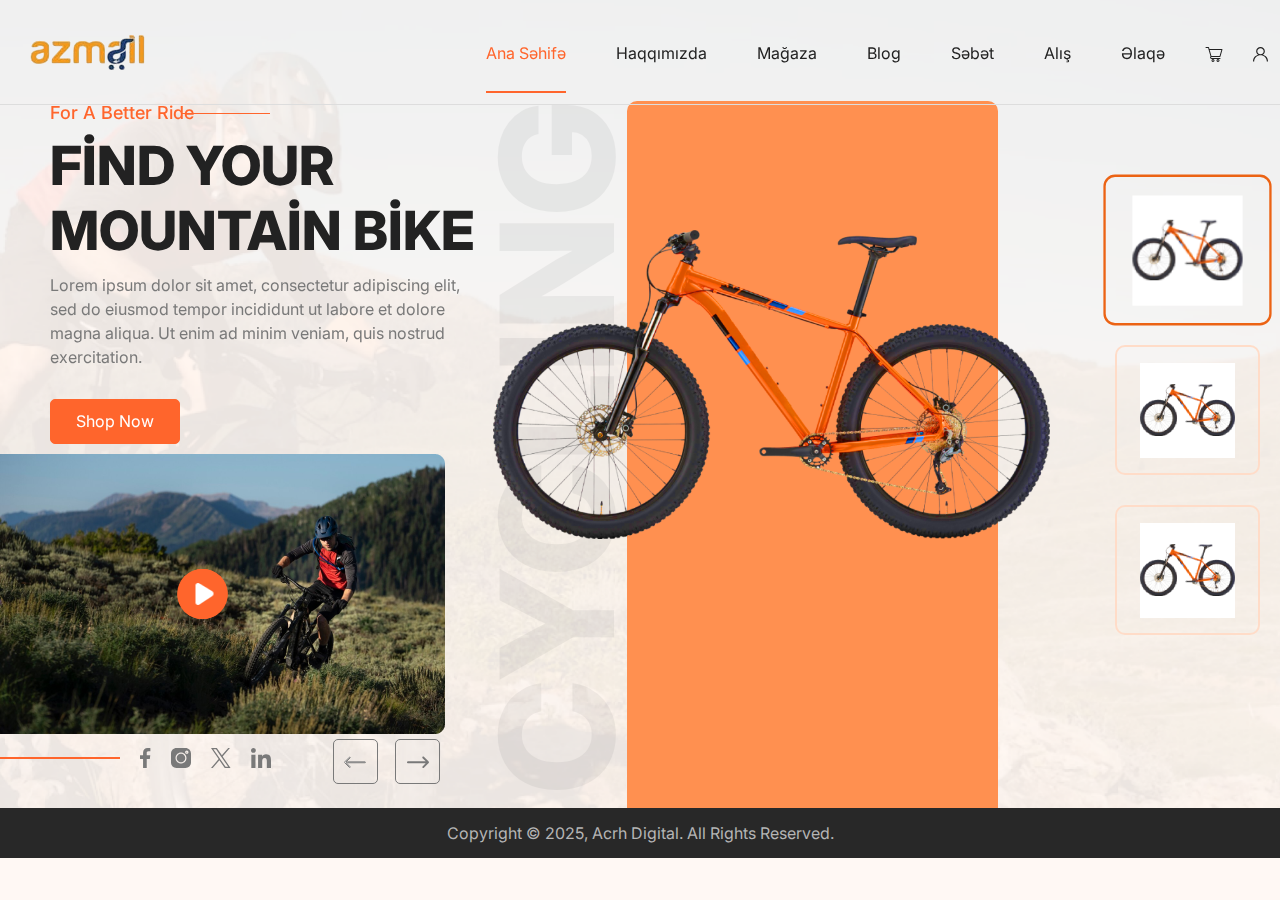
<file: index.html>
<!DOCTYPE html>
<html lang="az">
  <!-- Begin Head -->
  <head>
    <title>Azmall Az</title>
    <meta charset="UTF-8" />
    <meta
      name="description"
      content="Bicycle Shop; Sizə uyğun məhsulu tapın; Onlayn alış-veriş mağazası; Tək şəxsiyyət vəsiqəsi ilə kredit"
    />
    <meta name="keywords" content="Azmall Az, Velosiped, Uşaq arabası, Yolka" />
    <meta name="author" content="Muzaffar Mustafayev" />
    <meta name="viewport" content="width=device-width, initial-scale=1.0" />
    <!-- font-family  -->

    <link
      href="https://fonts.googleapis.com/css2?family=Inter:ital,opsz,wght@0,14..32,100..900;1,14..32,100..900&amp;display=swap"
      rel="stylesheet"
    />
    <!-- custom css link -->
    <link rel="stylesheet" href="assets/css/bootstrap.min.css" />
    <link rel="stylesheet" href="assets/css/font-awesome.min.css" />
    <link rel="stylesheet" href="assets/css/select2.min.css" />
    <link rel="stylesheet" href="assets/css/flatpickr.min.css" />
    <link rel="stylesheet" href="assets/css/swiper-bundle.min.css" />
    <link rel="stylesheet" href="assets/css/magnific-popup.css" />
    <link rel="stylesheet" href="assets/css/style.css" />
    <link rel="stylesheet" href="assets/css/responsive.css" />
    <!-- favicon -->
    <link rel="icon" type="image/png" href="assets/images/favicon.png" />
  </head>

  <body>
    <!------------- Loader start ----------->
    <div class="cyc-loader">
      <div class="cyc-spin">
        <img src="assets/images/loader.gif" alt="loader" />
      </div>
    </div>
    <!------------- Loader End ----------->
    <!------------- Header Section start ----------->
    <div class="cyc-menu-wrapper">
      <div class="container-fluid">
        <div class="row align-items-center">
          <div class="col-lg-4 col-md-4 col-sm-4 col-8">
            <div class="cyc-menu-logo">
              <a href="index.html"><img src="assets/images/Logo.png" /></a>
            </div>
          </div>
          <div class="col-lg-8 col-md-8 col-sm-8 col-4">
            <div class="cyc-navmenu-wrapper">
              <div class="cyc-navmenu">
                <ul>
                  <li class="active"><a href="index.html">Ana Səhifə</a></li>
                  <li><a href="about.html">Haqqımızda</a></li>
                  <li><a href="shop.html">Mağaza</a></li>
                  <li><a href="blog.html">Blog</a></li>
                  <li><a href="cart.html">Səbət</a></li>
                  <li><a href="checkout.html">Alış</a></li>
                  <li><a href="contact.html">Əlaqə</a></li>
                </ul>
              </div>
              <div class="cyc-toggle-btn">
                <span></span>
                <span></span>
                <span></span>
              </div>
              <div class="cyc-cart-icon">
                <a href="javascript:void(0);">
                  <span>
                    <svg
                      width="18"
                      height="16"
                      viewBox="0 0 18 16"
                      fill="none"
                      xmlns="http://www.w3.org/2000/svg"
                    >
                      <path
                        d="M4.02066 3.48001H17L15.0083 10.48H6.01235M6.01235 10.48L5.73822 11.0328C5.4071 11.6978 5.8886 12.48 6.62901 12.48H15.0083M6.01235 10.48L3.45177 1.48001H1M8.99994 14.48C8.99994 14.6778 8.94154 14.8711 8.83211 15.0356C8.72269 15.2 8.56716 15.3282 8.38519 15.4039C8.20323 15.4796 8.00299 15.4994 7.80982 15.4608C7.61664 15.4222 7.4392 15.327 7.29993 15.1871C7.16066 15.0473 7.06581 14.8691 7.02739 14.6751C6.98896 14.4811 7.00868 14.2801 7.08406 14.0973C7.15943 13.9146 7.28707 13.7584 7.45084 13.6485C7.6146 13.5387 7.80714 13.48 8.0041 13.48C8.26821 13.48 8.52151 13.5854 8.70827 13.7729C8.89502 13.9604 8.99994 14.2148 8.99994 14.48ZM14.0125 14.48C14.0125 14.6778 13.9541 14.8711 13.8447 15.0356C13.7353 15.2 13.5797 15.3282 13.3978 15.4039C13.2158 15.4796 13.0156 15.4994 12.8224 15.4608C12.6292 15.4222 12.4518 15.327 12.3125 15.1871C12.1732 15.0473 12.0784 14.8691 12.04 14.6751C12.0016 14.4811 12.0213 14.2801 12.0966 14.0973C12.172 13.9146 12.2997 13.7584 12.4634 13.6485C12.6272 13.5387 12.8197 13.48 13.0167 13.48C13.2808 13.48 13.5341 13.5854 13.7209 13.7729C13.9076 13.9604 14.0125 14.2148 14.0125 14.48Z"
                        stroke="#222222"
                        stroke-width="1.00714"
                        stroke-linecap="round"
                        stroke-linejoin="round"
                      />
                    </svg>
                  </span>
                </a>
                <ul class="cyc-cart-details">
                  <li class="cyc-cartdetail-sec">
                    <div class="cyc-cartdetail-img">
                      <a href="cart.html"
                        ><img src="assets/images/single-pro1.png" alt="img"
                      /></a>
                    </div>
                    <div class="cyc-cartdetail-text">
                      <h3><a href="cart.html">Cyclocross Bike</a></h3>
                      <p>$60</p>
                    </div>
                    <a href="javascript:void(0);" class="cart-close">×</a>
                  </li>
                  <li class="cyc-cartdetail-sec">
                    <div class="cyc-cartdetail-img">
                      <a href="cart.html"
                        ><img src="assets/images/single-pro1.png" alt="img"
                      /></a>
                    </div>
                    <div class="cyc-cartdetail-text">
                      <h3><a href="cart.html">Cyclocross Bike</a></h3>
                      <p>$60</p>
                    </div>
                    <a href="javascript:void(0);" class="cart-close">×</a>
                  </li>
                  <li>
                    <div class="cyc-carttotal">
                      <h4>Total <span>$120</span></h4>
                    </div>
                  </li>
                  <li>
                    <div class="cyc-cartbtn">
                      <a href="cart.html" class="cyc-btn">View Cart</a>
                      <a href="checkout.html" class="cyc-btn">Checkout</a>
                    </div>
                  </li>
                </ul>
              </div>
              <div class="cyc-admin-icon">
                <a href="profile.html">
                  <span>
                    <svg
                      width="15"
                      height="15"
                      viewBox="0 0 15 15"
                      fill="none"
                      xmlns="http://www.w3.org/2000/svg"
                    >
                      <path
                        d="M12.8033 9.36054C11.9864 8.572 11.0141 7.98824 9.95329 7.63487C11.0895 6.87945 11.8359 5.61519 11.8359 4.18563C11.8359 1.87768 9.89083 0 7.5 0C5.10917 0 3.16406 1.87768 3.16406 4.18563C3.16406 5.61519 3.91052 6.87945 5.04674 7.63487C3.9859 7.98824 3.01359 8.572 2.19671 9.36054C0.780147 10.728 0 12.5461 0 14.48H1.17188C1.17188 11.1116 4.01065 8.37126 7.5 8.37126C10.9893 8.37126 13.8281 11.1116 13.8281 14.48H15C15 12.5461 14.2199 10.728 12.8033 9.36054ZM7.5 7.24001C5.75534 7.24001 4.33594 5.86983 4.33594 4.18563C4.33594 2.50142 5.75534 1.13125 7.5 1.13125C9.24466 1.13125 10.6641 2.50142 10.6641 4.18563C10.6641 5.86983 9.24466 7.24001 7.5 7.24001Z"
                        fill="#222222"
                      />
                    </svg>
                  </span>
                </a>
              </div>
            </div>
          </div>
        </div>
      </div>
    </div>
    <!------------- Header Section End ----------->
    <!------------- Banner Section start ----------->
    <div class="cyc-banner-section">
      <div class="cyc-banner-slider-sec">
        <div class="swiper cyc-banner-slider">
          <div class="swiper-wrapper">
            <div class="swiper-slide">
              <div class="cyc-banner-slide">
                <div class="cyc-banner-text">
                  <div class="cyc-banner-heading">
                    <div class="cyc-banner-text-inner">
                      <h3 class="cyc-transform-top transform-delay1">
                        For A Better Ride
                      </h3>
                      <h1 class="cyc-transform-left transform-delay2">
                        Find your mountain bike
                      </h1>
                      <p class="cyc-transform-left transform-delay3">
                        Lorem ipsum dolor sit amet, consectetur adipiscing elit,
                        sed do eiusmod tempor incididunt ut labore et dolore
                        magna aliqua. Ut enim ad minim veniam, quis nostrud
                        exercitation.
                      </p>
                      <div
                        class="cyc-baner-btn cyc-transform-bottom transform-delay4"
                      >
                        <a href="shop.html" class="cyc-btn">Shop Now</a>
                      </div>
                    </div>
                  </div>
                </div>
                <div class="cyc-ban-slide-img">
                  <img
                    src="assets/images/banner-bicycle1.png"
                    alt="banner-img"
                  />
                </div>
              </div>
            </div>
            <div class="swiper-slide">
              <div class="cyc-banner-slide">
                <div class="cyc-banner-text">
                  <div class="cyc-banner-heading">
                    <div class="cyc-banner-text-inner">
                      <h3 class="cyc-transform-top transform-delay1">
                        For A Better Ride
                      </h3>
                      <h1 class="cyc-transform-left transform-delay2">
                        Find your mountain bike
                      </h1>
                      <p class="cyc-transform-left transform-delay3">
                        Lorem ipsum dolor sit amet, consectetur adipiscing elit,
                        sed do eiusmod tempor incididunt ut labore et dolore
                        magna aliqua. Ut enim ad minim veniam, quis nostrud
                        exercitation.
                      </p>
                      <div
                        class="cyc-baner-btn cyc-transform-bottom transform-delay4"
                      >
                        <a href="shop.html" class="cyc-btn">Shop Now</a>
                      </div>
                    </div>
                  </div>
                </div>
                <div class="cyc-ban-slide-img">
                  <img
                    src="assets/images/banner-bicycle1.png"
                    alt="banner-img"
                  />
                </div>
              </div>
            </div>
            <div class="swiper-slide">
              <div class="cyc-banner-slide">
                <div class="cyc-banner-text">
                  <div class="cyc-banner-heading">
                    <div class="cyc-banner-text-inner">
                      <h3 class="cyc-transform-top transform-delay1">
                        For A Better Ride
                      </h3>
                      <h1 class="cyc-transform-left transform-delay2">
                        Find your mountain bike
                      </h1>
                      <p class="cyc-transform-left transform-delay3">
                        Lorem ipsum dolor sit amet, consectetur adipiscing elit,
                        sed do eiusmod tempor incididunt ut labore et dolore
                        magna aliqua. Ut enim ad minim veniam, quis nostrud
                        exercitation.
                      </p>
                      <div
                        class="cyc-baner-btn cyc-transform-bottom transform-delay4"
                      >
                        <a href="shop.html" class="cyc-btn">Shop Now</a>
                      </div>
                    </div>
                  </div>
                </div>
                <div class="cyc-ban-slide-img">
                  <img
                    src="assets/images/banner-bicycle1.png"
                    alt="banner-img"
                  />
                </div>
              </div>
            </div>
          </div>
        </div>
        <div class="cyc-ban-slide"></div>
        <div class="swiper-button-prev">
          <svg
            width="22"
            height="12"
            viewBox="0 0 22 12"
            fill="none"
            xmlns="http://www.w3.org/2000/svg"
          >
            <path
              d="M20.9892 6.74899L21.0046 6.74899L21.0201 6.74994C21.0817 6.75373 21.1434 6.74486 21.2014 6.7239C21.2595 6.70293 21.3126 6.6703 21.3576 6.62802C21.4026 6.58574 21.4384 6.53471 21.4629 6.47805C21.4874 6.4214 21.5 6.36034 21.5 6.29862C21.5 6.2369 21.4874 6.17584 21.4629 6.11919C21.4384 6.06254 21.4026 6.0115 21.3576 5.96922C21.3126 5.92694 21.2595 5.89431 21.2014 5.87334C21.1434 5.85238 21.0817 5.84351 21.0201 5.8473L21.0048 5.84824L20.9896 5.84825L3.2817 5.85543L2.0739 5.85592L2.92794 5.00188L6.06471 1.86511L6.06461 1.86502L6.07316 1.85686C6.20738 1.72884 6.23415 1.6137 6.22988 1.52556C6.22496 1.42418 6.17514 1.30936 6.08062 1.21421C5.9861 1.11907 5.87178 1.06864 5.77065 1.06314C5.68276 1.05837 5.56723 1.08441 5.43779 1.21851L5.43785 1.21857L5.43133 1.22508L0.674124 5.9751C0.674109 5.97511 0.674093 5.97513 0.674078 5.97514C0.632053 6.01713 0.598713 6.06698 0.57596 6.12186C0.553202 6.17676 0.541487 6.2356 0.541487 6.29503C0.541487 6.35445 0.553202 6.4133 0.57596 6.46819C0.598713 6.52307 0.632053 6.57293 0.674078 6.61491C0.674093 6.61493 0.674109 6.61494 0.674124 6.61496L5.43133 11.365L5.43281 11.3665C5.49554 11.4296 5.57552 11.4729 5.66272 11.4908C5.74992 11.5087 5.84047 11.5004 5.92301 11.4671C6.00554 11.4337 6.0764 11.3768 6.1267 11.3033C6.17621 11.231 6.20363 11.146 6.20568 11.0584C6.20497 10.9997 6.19284 10.9417 6.16995 10.8877C6.14651 10.8323 6.11226 10.7821 6.06921 10.7402L6.06918 10.7402L6.0643 10.7353L2.9455 7.60933L2.0948 6.75667L3.29926 6.75618L20.9892 6.74899Z"
              fill="white"
              stroke="#797979"
            />
          </svg>
        </div>
        <div class="swiper-button-next">
          <svg
            width="22"
            height="12"
            viewBox="0 0 22 12"
            fill="none"
            xmlns="http://www.w3.org/2000/svg"
          >
            <path
              d="M1.01063 7.24899L18.7005 7.25618L15.5817 10.3822C15.4911 10.4706 15.419 10.5762 15.3696 10.6928C15.3202 10.8094 15.2946 10.9346 15.2943 11.0613C15.2969 11.2487 15.3548 11.4312 15.4608 11.5858C15.5667 11.7405 15.7159 11.8605 15.8897 11.9307C16.0635 12.0009 16.2542 12.0182 16.4378 11.9806C16.6214 11.9429 16.7899 11.8518 16.922 11.7188L21.6792 6.96873C21.7678 6.8803 21.838 6.77528 21.8859 6.65968C21.9338 6.54408 21.9585 6.42017 21.9585 6.29503C21.9585 6.16989 21.9338 6.04597 21.8859 5.93037C21.838 5.81477 21.7678 5.70976 21.6792 5.62132L16.922 0.871259C16.0237 -0.0593519 14.6475 1.32758 15.5817 2.21867L18.7185 5.35543L1.01063 5.34825C0.880913 5.34027 0.750933 5.35893 0.628697 5.40308C0.506462 5.44723 0.394559 5.51594 0.299881 5.60497C0.205203 5.69401 0.129754 5.80148 0.0781803 5.92077C0.0266066 6.04007 0 6.16866 0 6.29862C0 6.42859 0.0266066 6.55717 0.0781803 6.67647C0.129754 6.79576 0.205203 6.90323 0.299881 6.99227C0.394559 7.0813 0.506462 7.15001 0.628697 7.19416C0.750933 7.23831 0.880913 7.25697 1.01063 7.24899Z"
              fill="white"
            />
          </svg>
        </div>

        <div class="cyc-ban-socialicon">
          <div class="cyc-ban-socialline"></div>
          <div class="cyc-social-img">
            <a href="javascript:void(0);">
              <svg
                width="11"
                height="20"
                viewBox="0 0 11 20"
                fill="none"
                xmlns="http://www.w3.org/2000/svg"
              >
                <path
                  d="M6.74157 20V10.8777H9.80231L10.2615 7.32156H6.74157V5.05147C6.74157 4.0222 7.02622 3.32076 8.50386 3.32076L10.3854 3.31999V0.13923C10.06 0.0969453 8.94308 0 7.64308 0C4.92848 0 3.07002 1.65697 3.07002 4.69927V7.32156H0V10.8777H3.07002V20H6.74157Z"
                  fill="#797979"
                />
              </svg>
            </a>
          </div>
          <div class="cyc-social-img">
            <a href="javascript:void(0);">
              <svg
                width="20"
                height="20"
                viewBox="0 0 20 20"
                fill="none"
                xmlns="http://www.w3.org/2000/svg"
              >
                <path
                  d="M15.8137 3.70117C15.546 3.70117 15.3281 3.91902 15.3281 4.18672C15.3281 4.45441 15.546 4.67227 15.8137 4.67227C16.0814 4.67227 16.2992 4.45445 16.2992 4.18672C16.2992 3.91898 16.0814 3.70117 15.8137 3.70117ZM9.99997 5.6959C7.62645 5.6959 5.69543 7.62691 5.69543 10.0004C5.69543 12.3739 7.62645 14.305 9.99997 14.305C12.3735 14.305 14.3045 12.374 14.3045 10.0005C14.3045 7.62695 12.3735 5.6959 9.99997 5.6959Z"
                  fill="#FF652C"
                />
                <path
                  d="M14.5173 0H5.4827C2.45953 0 0 2.45953 0 5.48273V14.5173C0 17.5405 2.45953 20 5.4827 20H14.5173C17.5405 20 20 17.5405 20 14.5173V5.48273C20 2.45953 17.5405 0 14.5173 0ZM10 15.4856C6.9752 15.4856 4.51441 13.0248 4.51441 10C4.51441 6.9752 6.97523 4.51445 10 4.51445C13.0248 4.51445 15.4856 6.97523 15.4856 10C15.4856 13.0248 13.0248 15.4856 10 15.4856ZM15.8137 5.85297C14.8947 5.85297 14.1471 5.10531 14.1471 4.18633C14.1471 3.26734 14.8947 2.51965 15.8137 2.51965C16.7327 2.51965 17.4804 3.2673 17.4804 4.18629C17.4804 5.10527 16.7327 5.85297 15.8137 5.85297Z"
                  fill="#FF652C"
                />
              </svg>
            </a>
          </div>
          <div class="cyc-social-img">
            <a href="javascript:void(0);">
              <svg
                width="20"
                height="20"
                viewBox="0 0 20 20"
                fill="none"
                xmlns="http://www.w3.org/2000/svg"
              >
                <path
                  d="M11.6468 8.46864L18.9321 0H17.2057L10.8799 7.3532L5.82741 0H0L7.6403 11.1193L0 20H1.72649L8.40678 12.2348L13.7425 20H19.5699L11.6464 8.46864H11.6468ZM9.28211 11.2173L8.50799 10.1101L2.34857 1.29967H5.00037L9.97108 8.40994L10.7452 9.51718L17.2066 18.7594H14.5548L9.28211 11.2177V11.2173Z"
                  fill="#797979"
                />
              </svg>
            </a>
          </div>
          <div class="cyc-social-img">
            <a href="javascript:void(0);">
              <svg
                width="20"
                height="20"
                viewBox="0 0 20 20"
                fill="none"
                xmlns="http://www.w3.org/2000/svg"
              >
                <path
                  d="M20 20V12.675C20 9.075 19.225 6.325 15.025 6.325C13 6.325 11.65 7.425 11.1 8.475H11.05V6.65H7.075V20H11.225V13.375C11.225 11.625 11.55 9.95 13.7 9.95C15.825 9.95 15.85 11.925 15.85 13.475V19.975H20V20ZM0.325 6.65H4.475V20H0.325V6.65ZM2.4 0C1.075 0 0 1.075 0 2.4C0 3.725 1.075 4.825 2.4 4.825C3.725 4.825 4.8 3.725 4.8 2.4C4.8 1.075 3.725 0 2.4 0Z"
                  fill="#797979"
                />
              </svg>
            </a>
          </div>
        </div>
      </div>
      <div class="cyc-ban-videoimg">
        <img src="assets/images/banner-video.png" alt="video-img" />
        <div class="cyc-play-icon">
          <a href="javascript:void(0);" class="cyc-videoicon" id="popup">
            <img src="assets/images/play-icon.png" alt="play" />
          </a>
        </div>
      </div>
      <div class="cyc-banner-pagination">
        <div class="swiper-pagination"></div>
      </div>
      <div id="videopopup1" class="cyc-videopopup">
        <div class="cyc-videopopup-content">
          <span class="close" id="close">×</span>
          <iframe
            src="https://www.youtube.com/embed/bRkCaokU3tA"
            frameborder="0"
            allowfullscreen=""
          ></iframe>
        </div>
      </div>
    </div>
    <!------------- Banner Section end ----------->
    <!------------- copyright Section start ----------->
    <div class="cyc-copyright-section">
      <p>Copyright © 2025, Acrh Digital. All Rights Reserved.</p>
    </div>
    <!------------- copyright Section end ----------->

    <script src="assets/js/jquery.js"></script>
    <script src="assets/js/bootstrap.bundle.min.js"></script>
    <script src="assets/js/select2.min.js"></script>
    <script src="assets/js/SmoothScroll.min.js"></script>
    <script src="assets/js/flatpickr.js"></script>
    <script src="assets/js/vanilla-tilt.min.js"></script>
    <script src="assets/js/jquery.magnific-popup.min.js"></script>
    <script src="assets/js/swiper-bundle.min.js"></script>
    <script src="assets/js/custom.js"></script>
    <script>
      const popup = document.getElementById("popup");
      const close = document.getElementById("close");
      const videoPopup1 = document.getElementById("videopopup1");

      popup.addEventListener("click", () => {
        videoPopup1.style.display = "block";
        $("body").css("overflow", "hidden");
      });
      close.addEventListener("click", () => {
        videoPopup1.style.display = "none";
        $("body").css("overflow", "auto");
      });
    </script>
  </body>
</html>
</file>
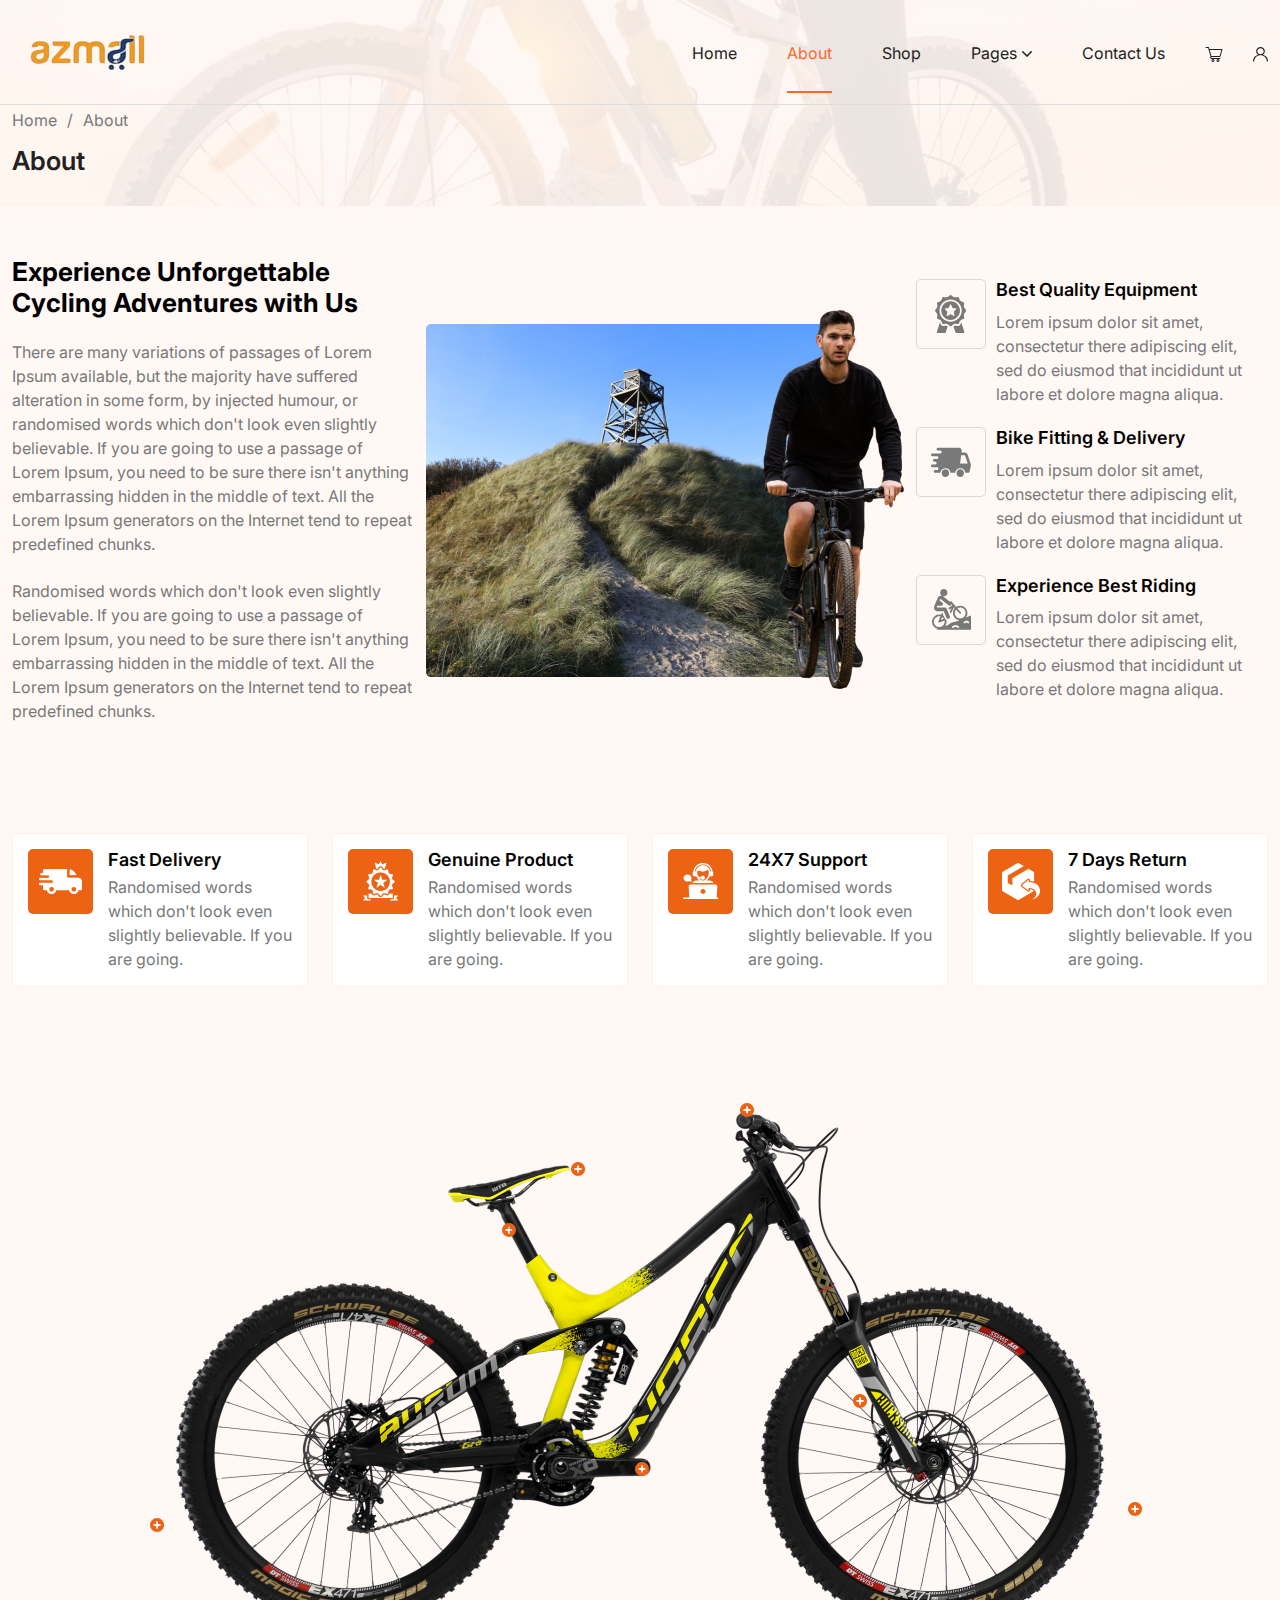
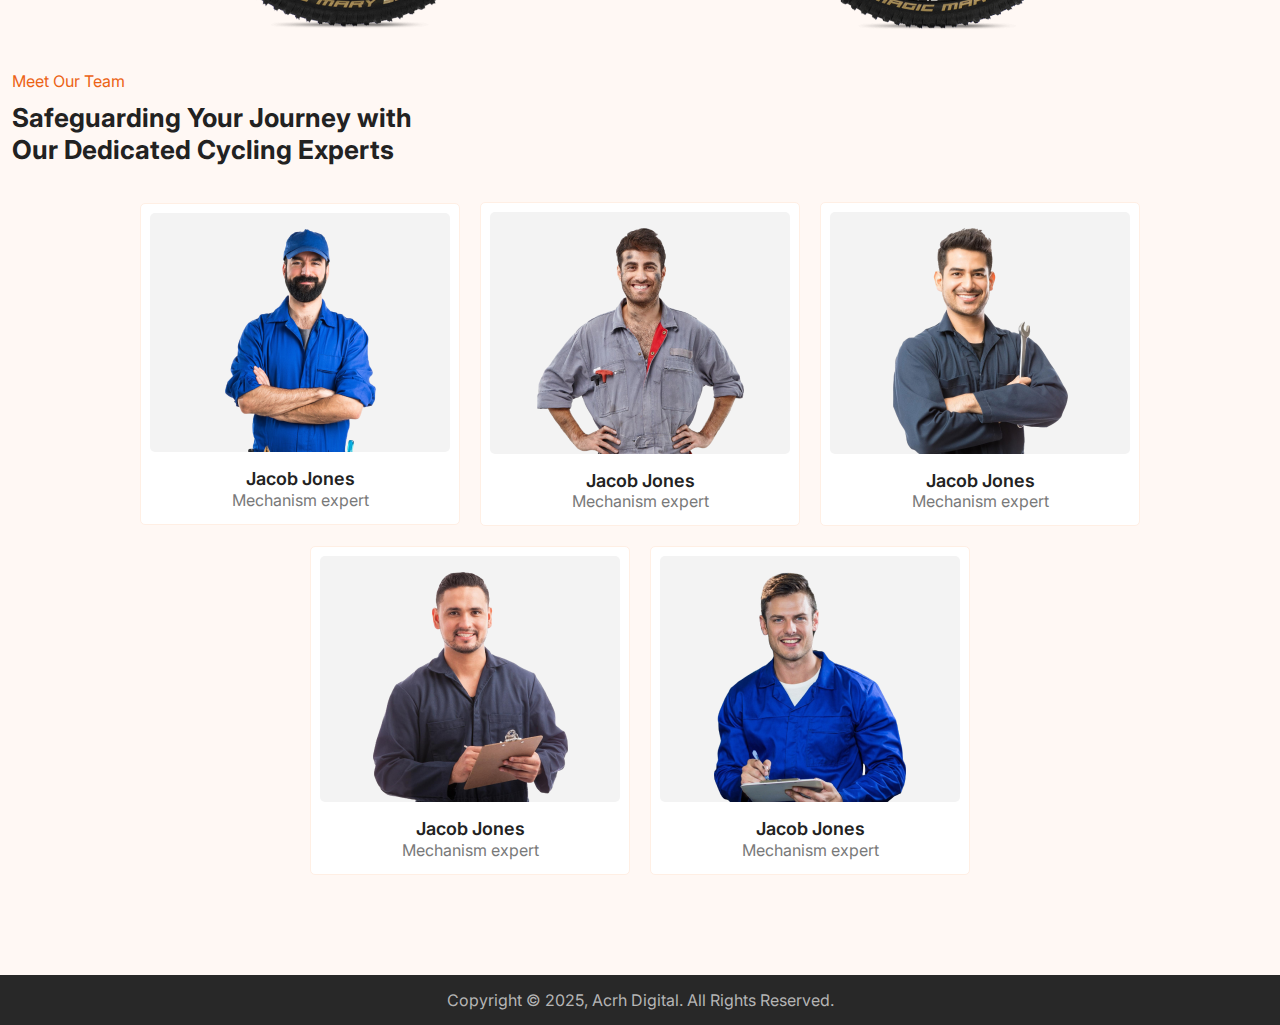
<file: about.html>
<!DOCTYPE html>
<html lang="az">
  <!-- Begin Head -->
  <head>
    <title>Azmall Az</title>
    <meta charset="UTF-8" />
    <meta
      name="description"
      content="Bicycle Shop; Sizə uyğun məhsulu tapın; Onlayn alış-veriş mağazası; Tək şəxsiyyət vəsiqəsi ilə kredit"
    />
    <meta name="keywords" content="Azmall Az, Velosiped, Uşaq arabası, Yolka" />
    <meta name="author" content="Muzaffar Mustafayev" />
    <meta name="viewport" content="width=device-width, initial-scale=1.0" />
    <!-- font-family  -->

    <link
      href="https://fonts.googleapis.com/css2?family=Inter:ital,opsz,wght@0,14..32,100..900;1,14..32,100..900&amp;display=swap"
      rel="stylesheet"
    />
    <!-- custom css link -->
    <link rel="stylesheet" href="assets/css/bootstrap.min.css" />
    <link rel="stylesheet" href="assets/css/font-awesome.min.css" />
    <link rel="stylesheet" href="assets/css/select2.min.css" />
    <link rel="stylesheet" href="assets/css/flatpickr.min.css" />
    <link rel="stylesheet" href="assets/css/swiper-bundle.min.css" />
    <link rel="stylesheet" href="assets/css/magnific-popup.css" />
    <link rel="stylesheet" href="assets/css/jquery-ui.min.css" />
    <link rel="stylesheet" href="assets/css/style.css" />
    <link rel="stylesheet" href="assets/css/responsive.css" />
    <!-- favicon -->
    <link rel="icon" type="image/png" href="assets/images/favicon.png" />
  </head>

  <body>
    <!------------- Loader start ----------->
    <div class="cyc-loader">
      <div class="cyc-spin">
        <img src="assets/images/loader.gif" alt="loader" />
      </div>
    </div>
    <!------------- Loader End ----------->
    <!------------- Header Section start ----------->
    <div class="cyc-menu-wrapper">
      <div class="container-fluid">
        <div class="row align-items-center">
          <div class="col-lg-5 col-md-4 col-sm-6 col-8">
            <div class="cyc-menu-logo">
              <a href="index.html"><img src="assets/images/Logo.png" /></a>
            </div>
          </div>
          <div class="col-lg-7 col-md-7 col-sm-6 col-4">
            <div class="cyc-navmenu-wrapper">
              <div class="cyc-navmenu">
                <ul>
                  <li><a href="index.html">Home</a></li>
                  <li class="active"><a href="about.html">About</a></li>
                  <li><a href="shop.html">Shop</a></li>
                  <li class="cyc-has-menu">
                    <a href="javascript:void(0)"
                      >Pages
                      <svg
                        version="1.1"
                        x="0"
                        y="0"
                        viewBox="0 0 491.996 491.996"
                        style="enable-background: new 0 0 512 512"
                      >
                        <g>
                          <path
                            d="m484.132 124.986-16.116-16.228c-5.072-5.068-11.82-7.86-19.032-7.86-7.208 0-13.964 2.792-19.036 7.86l-183.84 183.848L62.056 108.554c-5.064-5.068-11.82-7.856-19.028-7.856s-13.968 2.788-19.036 7.856l-16.12 16.128c-10.496 10.488-10.496 27.572 0 38.06l219.136 219.924c5.064 5.064 11.812 8.632 19.084 8.632h.084c7.212 0 13.96-3.572 19.024-8.632l218.932-219.328c5.072-5.064 7.856-12.016 7.864-19.224 0-7.212-2.792-14.068-7.864-19.128z"
                            opacity="1"
                          ></path>
                        </g>
                      </svg>
                    </a>
                    <ul class="cyc-submenu">
                      <li><a href="blog.html">Blog</a></li>
                      <li><a href="blog-single.html">Blog Single</a></li>
                      <li><a href="shop-single.html">Shop Single</a></li>
                      <li><a href="cart.html">Cart</a></li>
                      <li><a href="checkout.html">Checkout</a></li>
                    </ul>
                  </li>
                  <li><a href="contact.html">Contact Us</a></li>
                </ul>
              </div>
              <div class="cyc-toggle-btn">
                <span></span>
                <span></span>
                <span></span>
              </div>
              <div class="cyc-cart-icon">
                <a href="javascript:void(0);">
                  <span>
                    <svg
                      width="18"
                      height="16"
                      viewBox="0 0 18 16"
                      fill="none"
                      xmlns="http://www.w3.org/2000/svg"
                    >
                      <path
                        d="M4.02066 3.48001H17L15.0083 10.48H6.01235M6.01235 10.48L5.73822 11.0328C5.4071 11.6978 5.8886 12.48 6.62901 12.48H15.0083M6.01235 10.48L3.45177 1.48001H1M8.99994 14.48C8.99994 14.6778 8.94154 14.8711 8.83211 15.0356C8.72269 15.2 8.56716 15.3282 8.38519 15.4039C8.20323 15.4796 8.00299 15.4994 7.80982 15.4608C7.61664 15.4222 7.4392 15.327 7.29993 15.1871C7.16066 15.0473 7.06581 14.8691 7.02739 14.6751C6.98896 14.4811 7.00868 14.2801 7.08406 14.0973C7.15943 13.9146 7.28707 13.7584 7.45084 13.6485C7.6146 13.5387 7.80714 13.48 8.0041 13.48C8.26821 13.48 8.52151 13.5854 8.70827 13.7729C8.89502 13.9604 8.99994 14.2148 8.99994 14.48ZM14.0125 14.48C14.0125 14.6778 13.9541 14.8711 13.8447 15.0356C13.7353 15.2 13.5797 15.3282 13.3978 15.4039C13.2158 15.4796 13.0156 15.4994 12.8224 15.4608C12.6292 15.4222 12.4518 15.327 12.3125 15.1871C12.1732 15.0473 12.0784 14.8691 12.04 14.6751C12.0016 14.4811 12.0213 14.2801 12.0966 14.0973C12.172 13.9146 12.2997 13.7584 12.4634 13.6485C12.6272 13.5387 12.8197 13.48 13.0167 13.48C13.2808 13.48 13.5341 13.5854 13.7209 13.7729C13.9076 13.9604 14.0125 14.2148 14.0125 14.48Z"
                        stroke="#222222"
                        stroke-width="1.00714"
                        stroke-linecap="round"
                        stroke-linejoin="round"
                      />
                    </svg>
                  </span>
                </a>
                <ul class="cyc-cart-details">
                  <li class="cyc-cartdetail-sec">
                    <div class="cyc-cartdetail-img">
                      <a href="cart.html"
                        ><img src="assets/images/single-pro1.png" alt="img"
                      /></a>
                    </div>
                    <div class="cyc-cartdetail-text">
                      <h3><a href="cart.html">Cyclocross Bike</a></h3>
                      <p>$60</p>
                    </div>
                    <a href="javascript:void(0);" class="cart-close">×</a>
                  </li>
                  <li class="cyc-cartdetail-sec">
                    <div class="cyc-cartdetail-img">
                      <a href="cart.html"
                        ><img src="assets/images/single-pro1.png" alt="img"
                      /></a>
                    </div>
                    <div class="cyc-cartdetail-text">
                      <h3><a href="cart.html">Cyclocross Bike</a></h3>
                      <p>$60</p>
                    </div>
                    <a href="javascript:void(0);" class="cart-close">×</a>
                  </li>
                  <li>
                    <div class="cyc-carttotal">
                      <h4>Total <span>$120</span></h4>
                    </div>
                  </li>
                  <li>
                    <div class="cyc-cartbtn">
                      <a href="cart.html" class="cyc-btn">View Cart</a>
                      <a href="checkout.html" class="cyc-btn">Checkout</a>
                    </div>
                  </li>
                </ul>
              </div>
              <div class="cyc-admin-icon">
                <a href="profile.html">
                  <span>
                    <svg
                      width="15"
                      height="15"
                      viewBox="0 0 15 15"
                      fill="none"
                      xmlns="http://www.w3.org/2000/svg"
                    >
                      <path
                        d="M12.8033 9.36054C11.9864 8.572 11.0141 7.98824 9.95329 7.63487C11.0895 6.87945 11.8359 5.61519 11.8359 4.18563C11.8359 1.87768 9.89083 0 7.5 0C5.10917 0 3.16406 1.87768 3.16406 4.18563C3.16406 5.61519 3.91052 6.87945 5.04674 7.63487C3.9859 7.98824 3.01359 8.572 2.19671 9.36054C0.780147 10.728 0 12.5461 0 14.48H1.17188C1.17188 11.1116 4.01065 8.37126 7.5 8.37126C10.9893 8.37126 13.8281 11.1116 13.8281 14.48H15C15 12.5461 14.2199 10.728 12.8033 9.36054ZM7.5 7.24001C5.75534 7.24001 4.33594 5.86983 4.33594 4.18563C4.33594 2.50142 5.75534 1.13125 7.5 1.13125C9.24466 1.13125 10.6641 2.50142 10.6641 4.18563C10.6641 5.86983 9.24466 7.24001 7.5 7.24001Z"
                        fill="#222222"
                      />
                    </svg>
                  </span>
                </a>
              </div>
            </div>
          </div>
        </div>
      </div>
    </div>
    <!------------- Header Section End ----------->
    <!------------- Breadcrumb Section start ----------->
    <div class="cyc-bread-section">
      <div class="cyc-breadcrumb-wrapper">
        <div class="container-fluid">
          <div class="row">
            <div class="col-lg-12 col-md-12 col-sm-12">
              <div class="cyc-bread-content">
                <div class="cyc-bread-list">
                  <span>
                    <a href="index.html">Home</a>
                  </span>
                  <span class="cyc-active-page">About</span>
                </div>
                <h2>About</h2>
              </div>
            </div>
          </div>
        </div>
      </div>
    </div>
    <!------------- Breadcrumb Section end ----------->
    <!------------- About Section Start ----------->
    <div class="cyc-bgcover cyc-about-section">
      <div class="container-fluid">
        <div class="row">
          <div class="col-lg-12 col-md-12 col-sm-12">
            <div class="cyc-aboutsec-wrapper">
              <div class="cyc-about-text">
                <h3>Experience Unforgettable Cycling Adventures with Us</h3>
                <p>
                  There are many variations of passages of Lorem Ipsum
                  available, but the majority have suffered alteration in some
                  form, by injected humour, or randomised words which don't look
                  even slightly believable. If you are going to use a passage of
                  Lorem Ipsum, you need to be sure there isn't anything
                  embarrassing hidden in the middle of text. All the Lorem Ipsum
                  generators on the Internet tend to repeat predefined chunks.
                </p>
                <p>
                  Randomised words which don't look even slightly believable. If
                  you are going to use a passage of Lorem Ipsum, you need to be
                  sure there isn't anything embarrassing hidden in the middle of
                  text. All the Lorem Ipsum generators on the Internet tend to
                  repeat predefined chunks.
                </p>
              </div>
              <div class="cyc-about-center-img">
                <img src="assets/images/about.png" alt="img" />
                <div class="cyc-about-man">
                  <img src="assets/images/about-man.png" alt="img" />
                </div>
              </div>
              <div class="cyc-quality-section">
                <div class="cyc-quality-box">
                  <div class="cyc-quality-img">
                    <svg
                      width="32"
                      height="38"
                      viewBox="0 0 32 38"
                      fill="none"
                      xmlns="http://www.w3.org/2000/svg"
                    >
                      <path
                        d="M12.6367 31.3858L10.679 37.5842C10.6507 37.6746 10.5941 37.7536 10.5177 37.8097C10.4413 37.8657 10.3489 37.8959 10.2542 37.8958H2.22917C2.08739 37.8958 1.95364 37.8281 1.86938 37.7135C1.78512 37.5989 1.76104 37.4513 1.80429 37.3158L4.96703 27.3006C5.07448 27.5512 5.17256 27.832 5.2693 28.1098C5.59699 29.0523 5.96837 30.1201 6.90819 30.664C7.83508 31.2003 8.93762 30.9912 9.90909 30.808C10.523 30.6916 11.1574 30.5721 11.5645 30.6809C11.8752 30.7634 12.2546 31.0608 12.6367 31.3858ZM26.2413 27.3002C26.1312 27.5667 26.0302 27.8368 25.9386 28.1102C25.6109 29.0523 25.2395 30.1205 24.3001 30.664C23.3733 31.2003 22.2707 30.9921 21.2992 30.808C20.6844 30.6916 20.05 30.573 19.6439 30.6805C19.3331 30.7638 18.9537 31.0608 18.5716 31.3858L20.5288 37.5842C20.5574 37.6746 20.614 37.7536 20.6905 37.8096C20.767 37.8657 20.8593 37.8959 20.9542 37.8958H28.9792C29.1209 37.8958 29.2547 37.8281 29.339 37.7135C29.4232 37.5989 29.4473 37.4513 29.404 37.3158L26.2413 27.3002ZM24.9667 15.6042C24.9667 20.7665 20.7665 24.9667 15.6042 24.9667C10.4419 24.9667 6.24167 20.7665 6.24167 15.6042C6.24167 10.4419 10.4419 6.24167 15.6042 6.24167C20.7665 6.24167 24.9667 10.4419 24.9667 15.6042ZM21.3768 13.754C21.3507 13.6763 21.3038 13.6073 21.2411 13.5546C21.1784 13.5018 21.1025 13.4673 21.0215 13.4548L17.5596 12.9256L16.0076 9.61885C15.9715 9.54241 15.9144 9.4778 15.843 9.43255C15.7715 9.38731 15.6887 9.36328 15.6042 9.36328C15.5196 9.36328 15.4368 9.38731 15.3654 9.43255C15.2939 9.4778 15.2368 9.54241 15.2007 9.61885L13.6487 12.9256L10.1868 13.4548C10.1058 13.4672 10.0297 13.5016 9.967 13.5544C9.90427 13.6072 9.85731 13.6762 9.83127 13.754C9.80524 13.8317 9.80114 13.9151 9.81943 13.995C9.83772 14.0749 9.8777 14.1483 9.93495 14.2069L12.4401 16.7745L11.6028 20.4085C11.5833 20.4913 11.588 20.578 11.6163 20.6582C11.6445 20.7385 11.6952 20.8089 11.7623 20.8613C11.8294 20.9136 11.9101 20.9456 11.9949 20.9534C12.0796 20.9613 12.1648 20.9447 12.2404 20.9056L15.6042 19.1815L18.9675 20.9047C19.0429 20.9439 19.128 20.9606 19.2126 20.9527C19.2972 20.9448 19.3778 20.9126 19.4446 20.8601C19.5814 20.7535 19.6439 20.577 19.6051 20.408L18.7678 16.774L21.2729 14.2065C21.3303 14.148 21.3704 14.0747 21.3887 13.9949C21.4071 13.915 21.4029 13.8316 21.3768 13.754ZM28.9573 19.1847C28.7438 19.9827 28.902 20.8204 29.0554 21.6309C29.1816 22.2975 29.3247 23.0536 29.1201 23.4071C28.9083 23.7727 28.1731 24.0291 27.524 24.2542C26.7527 24.5226 25.9542 24.7999 25.3782 25.3759C24.8004 25.9542 24.5231 26.7522 24.2547 27.524C24.0286 28.1731 23.7732 28.9078 23.408 29.1196C23.3635 29.145 23.2301 29.2221 22.8837 29.2221C22.5159 29.2221 22.0665 29.1374 21.6318 29.055C21.1334 28.9604 20.5694 28.8539 20.0273 28.8539C19.7205 28.8539 19.4455 28.8873 19.1878 28.9555C18.4134 29.1633 17.783 29.7081 17.1731 30.2355C16.6198 30.7144 16.0487 31.2083 15.6042 31.2083C15.1588 31.2083 14.5877 30.7144 14.0348 30.2355C13.4249 29.7081 12.7941 29.1628 12.0232 28.9573C11.7473 28.8862 11.4633 28.8517 11.1784 28.8548C10.638 28.8548 10.074 28.9613 9.5765 29.0559C9.13958 29.1383 8.69018 29.223 8.32282 29.223C7.97774 29.223 7.84399 29.1455 7.8003 29.1205C7.43427 28.9083 7.17792 28.1731 6.95277 27.524C6.68438 26.7527 6.40707 25.9542 5.83105 25.3782C5.25281 24.8004 4.45477 24.5231 3.68303 24.2547C3.0339 24.0286 2.29916 23.7732 2.08739 23.408C1.8832 23.0545 2.02587 22.2992 2.15204 21.6323C2.30585 20.8173 2.46323 19.9818 2.25057 19.1851C2.04415 18.4143 1.49889 17.7834 0.971917 17.1739C0.493983 16.6198 0 16.0487 0 15.6042C0 15.1588 0.493983 14.5877 0.972808 14.0348C1.50023 13.4249 2.04548 12.7941 2.25101 12.0232C2.46457 11.2252 2.3063 10.3875 2.15293 9.57695C2.02676 8.91043 1.88365 8.15429 2.08828 7.80075C2.30005 7.43516 3.03523 7.17881 3.68437 6.95366C4.45566 6.68527 5.25415 6.40796 5.83016 5.83195C6.40796 5.2537 6.68527 4.45566 6.95366 3.68392C7.1797 3.03479 7.43516 2.30005 7.8003 2.08828C7.84488 2.06287 7.97863 1.9853 8.32505 1.9853C8.69375 1.9853 9.14226 2.07045 9.57605 2.15293C10.0736 2.247 10.6362 2.35355 11.1811 2.35355C11.4627 2.35662 11.7436 2.32289 12.0165 2.25324C12.795 2.04459 13.4254 1.49978 14.0348 0.972362C14.5886 0.493983 15.1597 0 15.6042 0C16.0496 0 16.6207 0.493983 17.1735 0.972808C17.7834 1.50023 18.4143 2.04548 19.1851 2.25101C19.4432 2.31967 19.7192 2.35355 20.0286 2.35355C20.5667 2.35355 21.1321 2.247 21.6305 2.15293C22.067 2.07 22.5173 1.9853 22.8846 1.9853C23.2297 1.9853 23.3639 2.06287 23.4076 2.08784C23.7736 2.30005 24.03 3.03523 24.2551 3.68437C24.5235 4.45566 24.8008 5.25415 25.3768 5.83016C25.9551 6.40796 26.7531 6.68527 27.5249 6.95366C28.174 7.1797 28.9087 7.43516 29.1205 7.8003C29.3247 8.15385 29.182 8.90909 29.0559 9.57605C28.902 10.391 28.7447 11.2265 28.9573 12.0232C29.1637 12.7941 29.709 13.4249 30.236 14.0344C30.7144 14.5886 31.2083 15.1597 31.2083 15.6042C31.2083 16.0496 30.7144 16.6207 30.2355 17.1735C29.7086 17.7834 29.1628 18.4143 28.9573 19.1847ZM26.75 15.6042C26.75 9.45835 21.75 4.45833 15.6042 4.45833C9.45835 4.45833 4.45833 9.45835 4.45833 15.6042C4.45833 21.75 9.45835 26.75 15.6042 26.75C21.75 26.75 26.75 21.75 26.75 15.6042Z"
                        fill="#797979"
                      />
                    </svg>
                  </div>
                  <div class="cyc-quality-text">
                    <h3>Best Quality Equipment</h3>
                    <p>
                      Lorem ipsum dolor sit amet, consectetur there adipiscing
                      elit, sed do eiusmod that incididunt ut labore et dolore
                      magna aliqua.
                    </p>
                  </div>
                </div>
                <div class="cyc-quality-box">
                  <div class="cyc-quality-img">
                    <svg
                      width="40"
                      height="30"
                      viewBox="0 0 40 30"
                      fill="none"
                      xmlns="http://www.w3.org/2000/svg"
                    >
                      <path
                        d="M32.9629 26.2876C32.9721 26.1764 32.9721 26.0647 32.9629 25.9535C32.9629 24.9689 32.5718 24.0246 31.8755 23.3284C31.1793 22.6322 30.2351 22.2411 29.2505 22.2411C28.2659 22.2411 27.3216 22.6322 26.6254 23.3284C25.9292 24.0246 25.5381 24.9689 25.5381 25.9535C25.5289 26.0647 25.5289 26.1764 25.5381 26.2876C25.5381 27.2722 25.9292 28.2165 26.6254 28.9127C27.3216 29.6089 28.2659 30 29.2505 30C30.2351 30 31.1793 29.6089 31.8755 28.9127C32.5718 28.2165 32.9629 27.2722 32.9629 26.2876ZM18.1133 26.2876C18.1225 26.1764 18.1225 26.0647 18.1133 25.9535C18.1133 24.9689 17.7222 24.0246 17.026 23.3284C16.3298 22.6322 15.3855 22.2411 14.4009 22.2411C13.4164 22.2411 12.4721 22.6322 11.7759 23.3284C11.0797 24.0246 10.6885 24.9689 10.6885 25.9535C10.6793 26.0647 10.6793 26.1764 10.6885 26.2876C10.6885 27.2722 11.0797 28.2165 11.7759 28.9127C12.4721 29.6089 13.4164 30 14.4009 30C15.3855 30 16.3298 29.6089 17.026 28.9127C17.7222 28.2165 18.1133 27.2722 18.1133 26.2876Z"
                        fill="#797979"
                      />
                      <path
                        d="M4.19304 17.4707H1.40875C1.15315 17.4701 0.90244 17.5408 0.684833 17.6749C0.495738 17.7914 0.337285 17.9516 0.22271 18.1419C0.108136 18.3322 0.0407669 18.5472 0.0262316 18.7688C0.0116963 18.9905 0.0504168 19.2124 0.139158 19.4161C0.227899 19.6197 0.364085 19.7992 0.536337 19.9394C0.779284 20.1469 1.08931 20.259 1.40875 20.255H6.04923C6.41845 20.255 6.77255 20.4017 7.03363 20.6627C7.29471 20.9238 7.44138 21.2779 7.44138 21.6471C7.44138 22.0163 7.29471 22.3704 7.03363 22.6315C6.77255 22.8926 6.41845 23.0393 6.04923 23.0393H4.19304C3.82382 23.0393 3.46972 23.1859 3.20864 23.447C2.94757 23.7081 2.80089 24.0622 2.80089 24.4314C2.80089 24.8006 2.94757 25.1547 3.20864 25.4158C3.46972 25.6769 3.82382 25.8236 4.19304 25.8236H9.31614C9.39599 24.8796 9.74374 23.978 10.3185 23.2249C10.7988 22.5962 11.4164 22.0854 12.1241 21.7316C12.8318 21.3777 13.6109 21.1901 14.4021 21.1831C15.6772 21.1782 16.9077 21.6524 17.8497 22.5119C18.7916 23.3714 19.3764 24.5533 19.4881 25.8236H24.1657C24.2746 24.5497 24.8576 23.3631 25.7994 22.4984C26.7412 21.6337 27.9731 21.1539 29.2517 21.1539C30.5302 21.1539 31.7621 21.6337 32.7039 22.4984C33.6457 23.3631 34.2287 24.5497 34.3376 25.8236H36.8621C37.2963 25.8323 37.7199 25.6885 38.059 25.4172C38.3982 25.1459 38.6315 24.7642 38.7182 24.3386L39.9433 18.2132C39.9337 18.1704 39.9337 18.126 39.9433 18.0832C39.9697 17.9234 39.9697 17.7604 39.9433 17.6006L36.4537 7.31731C36.2635 6.7712 35.907 6.29842 35.4342 5.96546C34.9614 5.63251 34.3961 5.45612 33.8179 5.46111H30.4767L30.6809 3.97616C30.7308 3.58271 30.6967 3.18314 30.5807 2.80387C30.4647 2.4246 30.2696 2.07426 30.0082 1.776C29.7468 1.47774 29.425 1.23835 29.0642 1.07366C28.7034 0.908974 28.3118 0.822729 27.9152 0.820629H6.97733C6.60811 0.820629 6.25401 0.967301 5.99293 1.22838C5.73186 1.48946 5.58519 1.84356 5.58519 2.21277C5.58519 2.58199 5.73186 2.93609 5.99293 3.19717C6.25401 3.45825 6.60811 3.60492 6.97733 3.60492H9.29757C9.66679 3.60492 10.0209 3.75159 10.282 4.01267C10.543 4.27375 10.6897 4.62785 10.6897 4.99707C10.6897 5.36629 10.543 5.72038 10.282 5.98146C10.0209 6.24254 9.66679 6.38921 9.29757 6.38921H1.40875C1.04102 6.39402 0.689712 6.54223 0.429669 6.80228C0.169626 7.06232 0.0214105 7.41363 0.016603 7.78136C0.0160887 8.13315 0.150569 8.47173 0.39232 8.72729C0.634071 8.98286 0.964662 9.13593 1.31594 9.15494H6.04923C6.41845 9.15494 6.77255 9.30161 7.03363 9.56269C7.29471 9.82377 7.44138 10.1779 7.44138 10.5471C7.44138 10.9163 7.29471 11.2704 7.03363 11.5315C6.77255 11.7926 6.41845 11.9392 6.04923 11.9392H2.96795C2.65848 12.0068 2.38131 12.1779 2.1822 12.4242C1.9831 12.6706 1.87395 12.9775 1.8728 13.2943C1.8728 13.6635 2.01947 14.0176 2.28055 14.2786C2.54162 14.5397 2.89572 14.6864 3.26494 14.6864H4.19304C4.56226 14.6864 4.91636 14.8331 5.17743 15.0941C5.43851 15.3552 5.58519 15.7093 5.58519 16.0785C5.58519 16.4478 5.43851 16.8019 5.17743 17.0629C4.91636 17.324 4.56226 17.4707 4.19304 17.4707ZM30.1798 8.18972H33.558C33.6555 8.19119 33.7502 8.22213 33.8297 8.27845C33.9092 8.33478 33.9698 8.41385 34.0035 8.50527L36.6764 16.5426H29.066L30.1798 8.18972Z"
                        fill="#797979"
                      />
                    </svg>
                  </div>
                  <div class="cyc-quality-text">
                    <h3>Bike Fitting & Delivery</h3>
                    <p>
                      Lorem ipsum dolor sit amet, consectetur there adipiscing
                      elit, sed do eiusmod that incididunt ut labore et dolore
                      magna aliqua.
                    </p>
                  </div>
                </div>
                <div class="cyc-quality-box">
                  <div class="cyc-quality-img">
                    <svg
                      width="39"
                      height="41"
                      viewBox="0 0 39 41"
                      fill="none"
                      xmlns="http://www.w3.org/2000/svg"
                    >
                      <path
                        d="M33.8624 28.5126C34.8989 27.2283 35.464 25.6276 35.4634 23.9773C35.4634 19.9762 32.2079 16.7208 28.2069 16.7208C26.7798 16.7196 25.3845 17.142 24.1977 17.9344L19.5435 12.5292C19.419 12.3841 19.2517 12.2821 19.0656 12.238C18.8795 12.1938 18.6842 12.2097 18.5077 12.2834L18.1839 12.4177C18.0442 12.4798 17.9229 12.577 17.8319 12.6998L11.2476 7.48416C10.9895 7.27776 10.7041 7.10805 10.3995 6.97984C9.51044 6.61167 8.51158 6.61174 7.62261 6.98002C6.73364 7.3483 6.02736 8.05462 5.65915 8.94362L2.24679 17.1825C1.87863 18.0715 1.87869 19.0703 2.24697 19.9593C2.61525 20.8483 3.32158 21.5546 4.21058 21.9228C4.67136 22.1132 5.14848 22.204 5.61834 22.2012L11.7981 22.203L14.4586 28.625C14.5475 28.8483 14.6799 29.0517 14.8481 29.2233C15.0163 29.395 15.2169 29.5315 15.4383 29.625C15.6598 29.7185 15.8975 29.767 16.1379 29.7678C16.3782 29.7686 16.6163 29.7216 16.8383 29.6296C17.0603 29.5376 17.2619 29.4024 17.4312 29.2319C17.6005 29.0614 17.7343 28.8589 17.8247 28.6362C17.9151 28.4135 17.9604 28.1751 17.9579 27.9348C17.9554 27.6945 17.9052 27.4571 17.8101 27.2363L14.6853 19.6941C14.548 19.3627 14.3156 19.0795 14.0174 18.8801C13.7192 18.6807 13.3687 18.5742 13.01 18.5739H5.61834C5.37777 18.5739 5.14705 18.4783 4.97695 18.3082C4.80684 18.1381 4.71128 17.9074 4.71128 17.6668C4.71128 17.4263 4.80684 17.1955 4.97695 17.0254C5.14705 16.8553 5.37777 16.7598 5.61834 16.7598H10.2761L11.2457 14.4186L7.87329 11.7419C7.77992 11.6679 7.70207 11.5762 7.64419 11.472C7.5863 11.3679 7.54953 11.2534 7.53596 11.135C7.5224 11.0166 7.53231 10.8967 7.56514 10.7822C7.59796 10.6676 7.65305 10.5607 7.72725 10.4675C7.80121 10.3741 7.89286 10.2961 7.99697 10.2382C8.10109 10.1802 8.21561 10.1433 8.33399 10.1297C8.45236 10.116 8.57227 10.1259 8.68684 10.1586C8.80141 10.1914 8.9084 10.2464 9.00167 10.3205L16.4713 16.2491C16.6581 16.3971 16.8722 16.5068 17.1013 16.572C17.3305 16.6373 17.5703 16.6567 17.807 16.6292C18.0437 16.6018 18.2727 16.528 18.4808 16.412C18.689 16.296 18.8722 16.1402 19.0202 15.9534C19.2188 15.7021 19.3331 15.4128 19.3803 15.1171L20.4152 16.3189L16.3706 19.0211L17.0791 20.73L19.5027 19.1109L17.8355 22.555L18.7653 24.7981L21.9872 18.143L22.8298 19.1218C21.6221 20.4499 20.9527 22.1803 20.9522 23.9754C20.9522 27.7053 23.7822 30.7847 27.4078 31.1848L24.3111 32.4673C22.7373 33.1213 21.335 32.9544 19.9517 33.5613C18.5684 34.1681 17.1226 35.4389 15.7284 36.0276C15.3366 36.1926 14.2536 36.6435 12.8975 37.2049C13.9436 35.9173 14.5141 34.3086 14.513 32.6497C14.5078 32.1148 14.4418 31.5822 14.3161 31.0623C13.6264 30.6662 13.0869 30.0533 12.7814 29.3189L11.8435 27.054C11.5313 26.792 11.1975 26.5568 10.8457 26.351L11.1995 25.4975L10.5854 24.0154H9.84978L9.16948 25.6571C8.54647 25.4841 7.90308 25.3953 7.25649 25.3932C3.25544 25.3932 0 28.6486 0 32.6497C0 36.3877 2.84182 39.4726 6.47732 39.8626L4.16976 40.8178H39V26.3846L33.8624 28.5126ZM22.7654 23.9773C22.7644 22.7093 23.2083 21.4811 24.0199 20.5068L27.5166 24.5687C27.5943 24.6589 27.6891 24.7329 27.7954 24.7865C27.9017 24.8402 28.0176 24.8723 28.1364 24.8812C28.2551 24.89 28.3745 24.8754 28.4876 24.8381C28.6007 24.8008 28.7053 24.7416 28.7956 24.6639C28.8858 24.5862 28.9598 24.4914 29.0135 24.3851C29.0671 24.2788 29.0992 24.1629 29.1081 24.0441C29.1169 23.9254 29.1023 23.806 29.065 23.6929C29.0277 23.5798 28.9685 23.4752 28.8908 23.3849L25.3968 19.3258C26.2433 18.8089 27.2159 18.5352 28.2078 18.5349C31.2093 18.5349 33.6502 20.9758 33.6502 23.9773C33.6502 26.9787 31.2093 29.4196 28.2078 29.4196C25.2063 29.4196 22.7654 26.9787 22.7654 23.9773ZM10.1437 28.0454C10.8379 28.482 11.425 29.0692 11.8616 29.7634L8.9282 30.978L10.1437 28.0454ZM1.81412 32.6497C1.81412 29.6482 4.25502 27.2073 7.25649 27.2073C7.67374 27.2073 8.07829 27.259 8.46923 27.3479L6.41474 32.3059C6.34684 32.4717 6.32946 32.6538 6.36475 32.8294C6.40005 33.0051 6.48647 33.1663 6.61314 33.293C6.73981 33.4197 6.90109 33.5061 7.07672 33.5414C7.25235 33.5767 7.43449 33.5593 7.60027 33.4914L12.5583 31.4378C12.6504 31.8352 12.6976 32.2417 12.6989 32.6497C12.6989 35.6511 10.258 38.092 7.25649 38.092C4.25502 38.092 1.81412 35.6511 1.81412 32.6497ZM26.9424 38.7379C26.8583 38.8222 26.7583 38.8891 26.6483 38.9347C26.5382 38.9803 26.4203 39.0038 26.3011 39.0038C26.182 39.0038 26.0641 38.9803 25.954 38.9347C25.844 38.8891 25.744 38.8222 25.6599 38.7379C25.229 38.3061 24.5487 38.0966 23.58 38.0966C22.6121 38.0966 21.9318 38.3061 21.5001 38.7379C21.4159 38.8221 21.3159 38.8889 21.2058 38.9345C21.0958 38.98 20.9779 39.0035 20.8588 39.0035C20.7397 39.0035 20.6217 38.98 20.5117 38.9345C20.4017 38.8889 20.3017 38.8221 20.2175 38.7379C20.1333 38.6536 20.0665 38.5537 20.0209 38.4436C19.9753 38.3336 19.9519 38.2157 19.9519 38.0966C19.9519 37.9775 19.9753 37.8595 20.0209 37.7495C20.0665 37.6395 20.1333 37.5395 20.2175 37.4553C20.9957 36.677 22.1278 36.2824 23.58 36.2824C25.0331 36.2824 26.1651 36.677 26.9424 37.4553C27.0267 37.5394 27.0936 37.6394 27.1393 37.7494C27.1849 37.8595 27.2084 37.9774 27.2084 38.0966C27.2084 38.2157 27.1849 38.3337 27.1393 38.4437C27.0936 38.5537 27.0267 38.6537 26.9424 38.7379ZM36.7822 34.3159C36.5819 34.449 36.3371 34.4973 36.1013 34.4502C35.8655 34.4031 35.658 34.2645 35.5241 34.0647C35.2883 33.7118 34.9726 33.5613 34.4647 33.5613C33.9567 33.5613 33.6411 33.7118 33.4052 34.0647C33.3391 34.1638 33.2542 34.2489 33.1552 34.3152C33.0561 34.3814 32.9451 34.4275 32.8282 34.4509C32.7114 34.4742 32.5911 34.4743 32.4743 34.4511C32.3574 34.428 32.2463 34.382 32.1472 34.3159C32.048 34.2498 31.9629 34.1648 31.8967 34.0658C31.8304 33.9668 31.7843 33.8558 31.761 33.7389C31.7376 33.6221 31.7375 33.5018 31.7607 33.385C31.7838 33.2681 31.8298 33.1569 31.8959 33.0578C32.295 32.4601 33.0642 31.7471 34.4647 31.7471C35.8652 31.7471 36.6353 32.4601 37.0335 33.0578C37.0996 33.1569 37.1456 33.2681 37.1687 33.385C37.1919 33.5018 37.1918 33.6221 37.1685 33.7389C37.1451 33.8558 37.099 33.9669 37.0327 34.0659C36.9665 34.1649 36.8814 34.2498 36.7822 34.3159ZM8.15992 3.62824C8.15992 2.66597 8.54218 1.74312 9.22261 1.06269C9.90304 0.38226 10.8259 0 11.7882 0C12.7504 0 13.6733 0.38226 14.3537 1.06269C15.0342 1.74312 15.4164 2.66597 15.4164 3.62824C15.4164 4.59052 15.0342 5.51337 14.3537 6.1938C13.6733 6.87423 12.7504 7.25649 11.7882 7.25649C10.8259 7.25649 9.90304 6.87423 9.22261 6.1938C8.54218 5.51337 8.15992 4.59052 8.15992 3.62824Z"
                        fill="#797979"
                      />
                    </svg>
                  </div>
                  <div class="cyc-quality-text">
                    <h3>Experience Best Riding</h3>
                    <p>
                      Lorem ipsum dolor sit amet, consectetur there adipiscing
                      elit, sed do eiusmod that incididunt ut labore et dolore
                      magna aliqua.
                    </p>
                  </div>
                </div>
              </div>
            </div>
          </div>
        </div>
        <div class="cyc-delivery-sec">
          <div class="row">
            <div class="col-lg-3 col-md-6 col-sm-6">
              <div class="cyc-del-box">
                <div class="cyc-del-img">
                  <img src="assets/images/fast-delivery.png" alt="" icon />
                </div>
                <div class="cyc-del-text">
                  <h3>Fast Delivery</h3>
                  <p>
                    Randomised words which don't look even slightly believable.
                    If you are going.
                  </p>
                </div>
              </div>
            </div>
            <div class="col-lg-3 col-md-6 col-sm-6">
              <div class="cyc-del-box">
                <div class="cyc-del-img">
                  <img src="assets/images/geniue-product.png" alt="" icon />
                </div>
                <div class="cyc-del-text">
                  <h3>Genuine Product</h3>
                  <p>
                    Randomised words which don't look even slightly believable.
                    If you are going.
                  </p>
                </div>
              </div>
            </div>
            <div class="col-lg-3 col-md-6 col-sm-6">
              <div class="cyc-del-box">
                <div class="cyc-del-img">
                  <img src="assets/images/support.png" alt="" icon />
                </div>
                <div class="cyc-del-text">
                  <h3>24X7 Support</h3>
                  <p>
                    Randomised words which don't look even slightly believable.
                    If you are going.
                  </p>
                </div>
              </div>
            </div>
            <div class="col-lg-3 col-md-6 col-sm-6">
              <div class="cyc-del-box">
                <div class="cyc-del-img">
                  <img src="assets/images/return.png" alt="" icon />
                </div>
                <div class="cyc-del-text">
                  <h3>7 Days Return</h3>
                  <p>
                    Randomised words which don't look even slightly believable.
                    If you are going.
                  </p>
                </div>
              </div>
            </div>
          </div>
        </div>
        <div class="row">
          <div class="col-lg-12 col-md-12 col-sm-12">
            <div class="cyc-bicycle-img">
              <img src="assets/images/cycle-info1.png" alt="img" />
              <img src="assets/images/cycle-Info.png" alt="img" />
              <div class="cyc-cycle-infosec">
                <div class="cyc-cycle-icon cyc-cycle-icon1">
                  <span class="cyc-infoicon" data-id="1"
                    ><svg
                      width="14"
                      height="14"
                      viewBox="0 0 14 14"
                      fill="none"
                      xmlns="http://www.w3.org/2000/svg"
                    >
                      <path
                        fill-rule="evenodd"
                        clip-rule="evenodd"
                        d="M10.9255 1.20317C9.76761 0.416937 8.39977 -0.0023245 7.00019 9.69378e-06C5.60061 -0.0023245 4.23277 0.416937 3.07489 1.20317C1.91181 1.99187 1.01213 3.1114 0.492206 4.41696C0.165873 5.23905 -0.00115994 6.1157 6.06266e-06 7.00019C-0.00115994 7.88469 0.165873 8.76133 0.492206 9.58342C0.923178 10.6667 1.61748 11.6254 2.51228 12.3728C3.40708 13.1201 4.47412 13.6325 5.61683 13.8637C6.0723 13.9548 6.53568 14.0006 7.00019 14.0004C7.46469 14.0006 7.92808 13.9548 8.38355 13.8637C11.5872 13.2219 14.0004 10.3931 14.0004 7.00019C14.0011 5.85611 13.7212 4.72932 13.1851 3.71862C12.649 2.70792 11.8731 1.84419 10.9255 1.20317ZM10.0081 7.67779H7.67888V10.0081C7.67888 10.8979 6.32478 10.8979 6.32478 10.0081V7.67779H3.9923C3.10251 7.67779 3.10251 6.32369 3.9923 6.32369H6.32232V3.99367C6.32232 3.10388 7.67642 3.10388 7.67642 3.99367V6.32369H10.0081C10.8965 6.32369 10.8965 7.67779 10.0081 7.67779Z"
                        fill="#EC6314"
                      />
                      <path
                        fill-rule="evenodd"
                        clip-rule="evenodd"
                        d="M10.0081 7.67779H7.67888V10.0081C7.67888 10.8979 6.32478 10.8979 6.32478 10.0081V7.67779H3.9923C3.10251 7.67779 3.10251 6.32369 3.9923 6.32369H6.32232V3.99367C6.32232 3.10388 7.67642 3.10388 7.67642 3.99367V6.32369H10.0081C10.8965 6.32369 10.8965 7.67779 10.0081 7.67779Z"
                        fill="white"
                      />
                    </svg>
                  </span>
                  <div class="cyc-cycle-info">
                    <img
                      src="assets/images/cy-line1.png"
                      alt="line"
                      class="info-transform-delay2"
                    />
                    <span class="circle"></span>
                    <h4 class="info-transform-right info-transform-delay1">
                      Seat Cover
                    </h4>
                  </div>
                </div>
                <div class="cyc-cycle-icon cyc-cycle-icon2">
                  <span class="cyc-infoicon" data-id="1"
                    ><svg
                      width="14"
                      height="14"
                      viewBox="0 0 14 14"
                      fill="none"
                      xmlns="http://www.w3.org/2000/svg"
                    >
                      <path
                        fill-rule="evenodd"
                        clip-rule="evenodd"
                        d="M10.9255 1.20317C9.76761 0.416937 8.39977 -0.0023245 7.00019 9.69378e-06C5.60061 -0.0023245 4.23277 0.416937 3.07489 1.20317C1.91181 1.99187 1.01213 3.1114 0.492206 4.41696C0.165873 5.23905 -0.00115994 6.1157 6.06266e-06 7.00019C-0.00115994 7.88469 0.165873 8.76133 0.492206 9.58342C0.923178 10.6667 1.61748 11.6254 2.51228 12.3728C3.40708 13.1201 4.47412 13.6325 5.61683 13.8637C6.0723 13.9548 6.53568 14.0006 7.00019 14.0004C7.46469 14.0006 7.92808 13.9548 8.38355 13.8637C11.5872 13.2219 14.0004 10.3931 14.0004 7.00019C14.0011 5.85611 13.7212 4.72932 13.1851 3.71862C12.649 2.70792 11.8731 1.84419 10.9255 1.20317ZM10.0081 7.67779H7.67888V10.0081C7.67888 10.8979 6.32478 10.8979 6.32478 10.0081V7.67779H3.9923C3.10251 7.67779 3.10251 6.32369 3.9923 6.32369H6.32232V3.99367C6.32232 3.10388 7.67642 3.10388 7.67642 3.99367V6.32369H10.0081C10.8965 6.32369 10.8965 7.67779 10.0081 7.67779Z"
                        fill="#EC6314"
                      />
                      <path
                        fill-rule="evenodd"
                        clip-rule="evenodd"
                        d="M10.0081 7.67779H7.67888V10.0081C7.67888 10.8979 6.32478 10.8979 6.32478 10.0081V7.67779H3.9923C3.10251 7.67779 3.10251 6.32369 3.9923 6.32369H6.32232V3.99367C6.32232 3.10388 7.67642 3.10388 7.67642 3.99367V6.32369H10.0081C10.8965 6.32369 10.8965 7.67779 10.0081 7.67779Z"
                        fill="white"
                      />
                    </svg>
                  </span>
                  <div class="cyc-cycle-info">
                    <img
                      src="assets/images/cy-line2.png"
                      alt="line"
                      class="info-transform-delay2"
                    />
                    <span class="circle"></span>
                    <h4 class="info-transform-right info-transform-delay1">
                      Hand Grip
                    </h4>
                  </div>
                </div>
                <div class="cyc-cycle-icon cyc-cycle-icon3">
                  <span class="cyc-infoicon"
                    ><svg
                      width="14"
                      height="14"
                      viewBox="0 0 14 14"
                      fill="none"
                      xmlns="http://www.w3.org/2000/svg"
                    >
                      <path
                        fill-rule="evenodd"
                        clip-rule="evenodd"
                        d="M10.9255 1.20317C9.76761 0.416937 8.39977 -0.0023245 7.00019 9.69378e-06C5.60061 -0.0023245 4.23277 0.416937 3.07489 1.20317C1.91181 1.99187 1.01213 3.1114 0.492206 4.41696C0.165873 5.23905 -0.00115994 6.1157 6.06266e-06 7.00019C-0.00115994 7.88469 0.165873 8.76133 0.492206 9.58342C0.923178 10.6667 1.61748 11.6254 2.51228 12.3728C3.40708 13.1201 4.47412 13.6325 5.61683 13.8637C6.0723 13.9548 6.53568 14.0006 7.00019 14.0004C7.46469 14.0006 7.92808 13.9548 8.38355 13.8637C11.5872 13.2219 14.0004 10.3931 14.0004 7.00019C14.0011 5.85611 13.7212 4.72932 13.1851 3.71862C12.649 2.70792 11.8731 1.84419 10.9255 1.20317ZM10.0081 7.67779H7.67888V10.0081C7.67888 10.8979 6.32478 10.8979 6.32478 10.0081V7.67779H3.9923C3.10251 7.67779 3.10251 6.32369 3.9923 6.32369H6.32232V3.99367C6.32232 3.10388 7.67642 3.10388 7.67642 3.99367V6.32369H10.0081C10.8965 6.32369 10.8965 7.67779 10.0081 7.67779Z"
                        fill="#EC6314"
                      />
                      <path
                        fill-rule="evenodd"
                        clip-rule="evenodd"
                        d="M10.0081 7.67779H7.67888V10.0081C7.67888 10.8979 6.32478 10.8979 6.32478 10.0081V7.67779H3.9923C3.10251 7.67779 3.10251 6.32369 3.9923 6.32369H6.32232V3.99367C6.32232 3.10388 7.67642 3.10388 7.67642 3.99367V6.32369H10.0081C10.8965 6.32369 10.8965 7.67779 10.0081 7.67779Z"
                        fill="white"
                      />
                    </svg>
                  </span>
                  <div class="cyc-cycle-info">
                    <img
                      src="assets/images/cy-line3.png"
                      alt="line"
                      class="info-transform-delay2"
                    />
                    <span class="circle"></span>
                    <h4 class="info-transform-right info-transform-delay1">
                      Front Disk
                    </h4>
                  </div>
                </div>
                <div class="cyc-cycle-icon cyc-cycle-icon4">
                  <span class="cyc-infoicon"
                    ><svg
                      width="14"
                      height="14"
                      viewBox="0 0 14 14"
                      fill="none"
                      xmlns="http://www.w3.org/2000/svg"
                    >
                      <path
                        fill-rule="evenodd"
                        clip-rule="evenodd"
                        d="M10.9255 1.20317C9.76761 0.416937 8.39977 -0.0023245 7.00019 9.69378e-06C5.60061 -0.0023245 4.23277 0.416937 3.07489 1.20317C1.91181 1.99187 1.01213 3.1114 0.492206 4.41696C0.165873 5.23905 -0.00115994 6.1157 6.06266e-06 7.00019C-0.00115994 7.88469 0.165873 8.76133 0.492206 9.58342C0.923178 10.6667 1.61748 11.6254 2.51228 12.3728C3.40708 13.1201 4.47412 13.6325 5.61683 13.8637C6.0723 13.9548 6.53568 14.0006 7.00019 14.0004C7.46469 14.0006 7.92808 13.9548 8.38355 13.8637C11.5872 13.2219 14.0004 10.3931 14.0004 7.00019C14.0011 5.85611 13.7212 4.72932 13.1851 3.71862C12.649 2.70792 11.8731 1.84419 10.9255 1.20317ZM10.0081 7.67779H7.67888V10.0081C7.67888 10.8979 6.32478 10.8979 6.32478 10.0081V7.67779H3.9923C3.10251 7.67779 3.10251 6.32369 3.9923 6.32369H6.32232V3.99367C6.32232 3.10388 7.67642 3.10388 7.67642 3.99367V6.32369H10.0081C10.8965 6.32369 10.8965 7.67779 10.0081 7.67779Z"
                        fill="#EC6314"
                      />
                      <path
                        fill-rule="evenodd"
                        clip-rule="evenodd"
                        d="M10.0081 7.67779H7.67888V10.0081C7.67888 10.8979 6.32478 10.8979 6.32478 10.0081V7.67779H3.9923C3.10251 7.67779 3.10251 6.32369 3.9923 6.32369H6.32232V3.99367C6.32232 3.10388 7.67642 3.10388 7.67642 3.99367V6.32369H10.0081C10.8965 6.32369 10.8965 7.67779 10.0081 7.67779Z"
                        fill="white"
                      />
                    </svg>
                  </span>
                  <div class="cyc-cycle-info">
                    <img
                      src="assets/images/cy-line4.png"
                      alt="line"
                      class="info-transform-delay2"
                    />
                    <span class="circle"></span>
                    <h4 class="info-transform-right info-transform-delay1">
                      Tyre
                    </h4>
                  </div>
                </div>
                <div class="cyc-cycle-icon cyc-cycle-icon5">
                  <span class="cyc-infoicon"
                    ><svg
                      width="14"
                      height="14"
                      viewBox="0 0 14 14"
                      fill="none"
                      xmlns="http://www.w3.org/2000/svg"
                    >
                      <path
                        fill-rule="evenodd"
                        clip-rule="evenodd"
                        d="M10.9255 1.20317C9.76761 0.416937 8.39977 -0.0023245 7.00019 9.69378e-06C5.60061 -0.0023245 4.23277 0.416937 3.07489 1.20317C1.91181 1.99187 1.01213 3.1114 0.492206 4.41696C0.165873 5.23905 -0.00115994 6.1157 6.06266e-06 7.00019C-0.00115994 7.88469 0.165873 8.76133 0.492206 9.58342C0.923178 10.6667 1.61748 11.6254 2.51228 12.3728C3.40708 13.1201 4.47412 13.6325 5.61683 13.8637C6.0723 13.9548 6.53568 14.0006 7.00019 14.0004C7.46469 14.0006 7.92808 13.9548 8.38355 13.8637C11.5872 13.2219 14.0004 10.3931 14.0004 7.00019C14.0011 5.85611 13.7212 4.72932 13.1851 3.71862C12.649 2.70792 11.8731 1.84419 10.9255 1.20317ZM10.0081 7.67779H7.67888V10.0081C7.67888 10.8979 6.32478 10.8979 6.32478 10.0081V7.67779H3.9923C3.10251 7.67779 3.10251 6.32369 3.9923 6.32369H6.32232V3.99367C6.32232 3.10388 7.67642 3.10388 7.67642 3.99367V6.32369H10.0081C10.8965 6.32369 10.8965 7.67779 10.0081 7.67779Z"
                        fill="#EC6314"
                      />
                      <path
                        fill-rule="evenodd"
                        clip-rule="evenodd"
                        d="M10.0081 7.67779H7.67888V10.0081C7.67888 10.8979 6.32478 10.8979 6.32478 10.0081V7.67779H3.9923C3.10251 7.67779 3.10251 6.32369 3.9923 6.32369H6.32232V3.99367C6.32232 3.10388 7.67642 3.10388 7.67642 3.99367V6.32369H10.0081C10.8965 6.32369 10.8965 7.67779 10.0081 7.67779Z"
                        fill="white"
                      />
                    </svg>
                  </span>
                  <div class="cyc-cycle-info">
                    <img
                      src="assets/images/cy-line5.png"
                      alt="line"
                      class="info-transform-delay2"
                    />
                    <span class="circle"></span>
                    <h4 class="info-transform-right info-transform-delay1">
                      Metal Pedal
                    </h4>
                  </div>
                </div>
                <div class="cyc-cycle-icon cyc-cycle-icon6">
                  <span class="cyc-infoicon"
                    ><svg
                      width="14"
                      height="14"
                      viewBox="0 0 14 14"
                      fill="none"
                      xmlns="http://www.w3.org/2000/svg"
                    >
                      <path
                        fill-rule="evenodd"
                        clip-rule="evenodd"
                        d="M10.9255 1.20317C9.76761 0.416937 8.39977 -0.0023245 7.00019 9.69378e-06C5.60061 -0.0023245 4.23277 0.416937 3.07489 1.20317C1.91181 1.99187 1.01213 3.1114 0.492206 4.41696C0.165873 5.23905 -0.00115994 6.1157 6.06266e-06 7.00019C-0.00115994 7.88469 0.165873 8.76133 0.492206 9.58342C0.923178 10.6667 1.61748 11.6254 2.51228 12.3728C3.40708 13.1201 4.47412 13.6325 5.61683 13.8637C6.0723 13.9548 6.53568 14.0006 7.00019 14.0004C7.46469 14.0006 7.92808 13.9548 8.38355 13.8637C11.5872 13.2219 14.0004 10.3931 14.0004 7.00019C14.0011 5.85611 13.7212 4.72932 13.1851 3.71862C12.649 2.70792 11.8731 1.84419 10.9255 1.20317ZM10.0081 7.67779H7.67888V10.0081C7.67888 10.8979 6.32478 10.8979 6.32478 10.0081V7.67779H3.9923C3.10251 7.67779 3.10251 6.32369 3.9923 6.32369H6.32232V3.99367C6.32232 3.10388 7.67642 3.10388 7.67642 3.99367V6.32369H10.0081C10.8965 6.32369 10.8965 7.67779 10.0081 7.67779Z"
                        fill="#EC6314"
                      />
                      <path
                        fill-rule="evenodd"
                        clip-rule="evenodd"
                        d="M10.0081 7.67779H7.67888V10.0081C7.67888 10.8979 6.32478 10.8979 6.32478 10.0081V7.67779H3.9923C3.10251 7.67779 3.10251 6.32369 3.9923 6.32369H6.32232V3.99367C6.32232 3.10388 7.67642 3.10388 7.67642 3.99367V6.32369H10.0081C10.8965 6.32369 10.8965 7.67779 10.0081 7.67779Z"
                        fill="white"
                      />
                    </svg>
                  </span>
                  <div class="cyc-cycle-info">
                    <img
                      src="assets/images/cy-line6.png"
                      alt="line"
                      class="info-transform-delay2"
                    />
                    <span class="circle"></span>
                    <h4 class="info-transform-right info-transform-delay1">
                      Gear Chain
                    </h4>
                  </div>
                </div>
                <div class="cyc-cycle-icon cyc-cycle-icon7">
                  <span class="cyc-infoicon"
                    ><svg
                      width="14"
                      height="14"
                      viewBox="0 0 14 14"
                      fill="none"
                      xmlns="http://www.w3.org/2000/svg"
                    >
                      <path
                        fill-rule="evenodd"
                        clip-rule="evenodd"
                        d="M10.9255 1.20317C9.76761 0.416937 8.39977 -0.0023245 7.00019 9.69378e-06C5.60061 -0.0023245 4.23277 0.416937 3.07489 1.20317C1.91181 1.99187 1.01213 3.1114 0.492206 4.41696C0.165873 5.23905 -0.00115994 6.1157 6.06266e-06 7.00019C-0.00115994 7.88469 0.165873 8.76133 0.492206 9.58342C0.923178 10.6667 1.61748 11.6254 2.51228 12.3728C3.40708 13.1201 4.47412 13.6325 5.61683 13.8637C6.0723 13.9548 6.53568 14.0006 7.00019 14.0004C7.46469 14.0006 7.92808 13.9548 8.38355 13.8637C11.5872 13.2219 14.0004 10.3931 14.0004 7.00019C14.0011 5.85611 13.7212 4.72932 13.1851 3.71862C12.649 2.70792 11.8731 1.84419 10.9255 1.20317ZM10.0081 7.67779H7.67888V10.0081C7.67888 10.8979 6.32478 10.8979 6.32478 10.0081V7.67779H3.9923C3.10251 7.67779 3.10251 6.32369 3.9923 6.32369H6.32232V3.99367C6.32232 3.10388 7.67642 3.10388 7.67642 3.99367V6.32369H10.0081C10.8965 6.32369 10.8965 7.67779 10.0081 7.67779Z"
                        fill="#EC6314"
                      />
                      <path
                        fill-rule="evenodd"
                        clip-rule="evenodd"
                        d="M10.0081 7.67779H7.67888V10.0081C7.67888 10.8979 6.32478 10.8979 6.32478 10.0081V7.67779H3.9923C3.10251 7.67779 3.10251 6.32369 3.9923 6.32369H6.32232V3.99367C6.32232 3.10388 7.67642 3.10388 7.67642 3.99367V6.32369H10.0081C10.8965 6.32369 10.8965 7.67779 10.0081 7.67779Z"
                        fill="white"
                      />
                    </svg>
                  </span>
                  <div class="cyc-cycle-info">
                    <img
                      src="assets/images/cy-line7.png"
                      alt="line"
                      class="info-transform-delay2"
                    />
                    <span class="circle"></span>
                    <h4 class="info-transform-right info-transform-delay1">
                      Metal Frame
                    </h4>
                  </div>
                </div>
              </div>
            </div>
          </div>
        </div>
      </div>
    </div>
    <!------------- About Section end ----------->
    <!------------- Team Section Start ----------->
    <div class="cyc-bgcover cyc-team-section">
      <div class="container-fluid">
        <div class="row">
          <div class="col-lg-12 col-md-12 col-sm-12">
            <div class="cyc-heading-sec">
              <h4>Meet Our Team</h4>
              <h3>
                Safeguarding Your Journey with Our Dedicated Cycling Experts
              </h3>
            </div>
          </div>
          <div class="col-lg-12 col-md-12 col-sm-12">
            <div class="cyc-team-box-wrapper">
              <div class="cyc-team-box">
                <div class="cyc-team-img">
                  <img src="assets/images/team1.png" alt="img" />
                  <div class="cyc-team-social">
                    <div class="cyc-social-img">
                      <a href="javascript:void(0);">
                        <svg
                          width="10"
                          height="18"
                          viewBox="0 0 10 18"
                          fill="none"
                          xmlns="http://www.w3.org/2000/svg"
                        >
                          <path
                            d="M6.06741 18V9.78996H8.82208L9.23536 6.58941H6.06741V4.54632C6.06741 3.61998 6.32359 2.98869 7.65347 2.98869L9.34686 2.98799V0.125307C9.05401 0.0872508 8.04877 0 6.87877 0C4.43564 0 2.76302 1.49127 2.76302 4.22934V6.58941H0V9.78996H2.76302V18H6.06741Z"
                            fill="#EC6314"
                          />
                        </svg>
                      </a>
                    </div>
                    <div class="cyc-social-img">
                      <a href="javascript:void(0);">
                        <svg
                          width="18"
                          height="18"
                          viewBox="0 0 18 18"
                          fill="none"
                          xmlns="http://www.w3.org/2000/svg"
                        >
                          <path
                            d="M10.4821 7.62177L17.0389 0H15.4852L9.79188 6.61788L5.24467 0H0L6.87627 10.0074L0 18H1.55384L7.5661 11.0113L12.3683 18H17.613L10.4817 7.62177H10.4821ZM8.3539 10.0956L7.65719 9.09906L2.11372 1.16971H4.50033L8.97398 7.56895L9.67069 8.56546L15.4859 16.8835H13.0993L8.3539 10.096V10.0956Z"
                            fill="#797979"
                          />
                        </svg>
                      </a>
                    </div>
                    <div class="cyc-social-img">
                      <a href="javascript:void(0);">
                        <svg
                          width="19"
                          height="18"
                          viewBox="0 0 19 18"
                          fill="none"
                          xmlns="http://www.w3.org/2000/svg"
                        >
                          <path
                            d="M17.9825 5.29207C17.9402 4.33563 17.7853 3.67815 17.5633 3.10836C17.3343 2.50359 16.9821 1.96214 16.5206 1.51202C16.0697 1.0549 15.5237 0.699678 14.9249 0.474704C14.3508 0.253175 13.6956 0.0984571 12.7375 0.0563315C11.7722 0.010549 11.4658 0 9.01765 0C6.5695 0 6.26307 0.010549 5.30139 0.0527449C4.3433 0.0949408 3.68462 0.249729 3.11401 0.471117C2.508 0.699678 1.9656 1.05131 1.51468 1.51202C1.05676 1.96211 0.701087 2.50714 0.47554 3.10492C0.253621 3.67815 0.0986658 4.33211 0.0564308 5.28848C0.0106028 6.25206 0 6.55795 0 9.00179C0 11.4456 0.0106028 11.7516 0.0528378 12.7115C0.095108 13.668 0.250169 14.3254 0.472123 14.8952C0.701087 15.5 1.05676 16.0414 1.51468 16.4916C1.9656 16.9487 2.51159 17.3039 3.11042 17.5289C3.68459 17.7504 4.33971 17.9051 5.29797 17.9473C6.25948 17.9896 6.56608 18 9.01423 18C11.4624 18 11.7688 17.9896 12.7305 17.9473C13.6886 17.9051 14.3473 17.7504 14.9179 17.5289C15.5172 17.2976 16.0614 16.9438 16.5158 16.4903C16.9702 16.0368 17.3246 15.4935 17.5563 14.8952C17.7781 14.322 17.9332 13.6679 17.9754 12.7115C18.0177 11.7516 18.0283 11.4456 18.0283 9.00179C18.0283 6.55795 18.0247 6.25203 17.9825 5.29207ZM16.3587 12.6412C16.3199 13.5203 16.172 13.995 16.0487 14.3114C15.7457 15.0956 15.1222 15.718 14.3367 16.0204C14.0196 16.1435 13.5407 16.2912 12.6635 16.3297C11.7124 16.3721 11.4272 16.3825 9.02124 16.3825C6.61532 16.3825 6.32651 16.3721 5.37885 16.3297C4.49822 16.2912 4.02268 16.1435 3.70565 16.0204C3.31476 15.8762 2.95895 15.6476 2.6701 15.3488C2.37069 15.0569 2.14173 14.7053 1.99723 14.315C1.87394 13.9986 1.72603 13.5203 1.68739 12.6448C1.64498 11.6954 1.63455 11.4105 1.63455 9.00879C1.63455 6.60711 1.64498 6.3188 1.68739 5.37298C1.72603 4.4939 1.87394 4.0192 1.99723 3.70273C2.14173 3.31234 2.37069 2.95723 2.6737 2.66882C2.96593 2.36993 3.31818 2.14137 3.70925 1.99731C4.02627 1.87424 4.50541 1.72655 5.38244 1.68784C6.33352 1.64564 6.61892 1.63509 9.02466 1.63509C11.4342 1.63509 11.7194 1.64564 12.667 1.68784C13.5477 1.72659 14.0232 1.8742 14.3402 1.99727C14.7311 2.14137 15.087 2.36993 15.3758 2.66882C15.6752 2.96071 15.9042 3.31234 16.0487 3.70273C16.172 4.0192 16.3199 4.49731 16.3586 5.37298C16.4009 6.32239 16.4115 6.60711 16.4115 9.00879C16.4115 11.4105 16.401 11.6918 16.3587 12.6412Z"
                            fill="#797979"
                          />
                          <path
                            d="M9.01785 4.37777C6.46058 4.37777 4.38574 6.44881 4.38574 9.00174C4.38574 11.5547 6.46058 13.6257 9.01785 13.6257C11.5752 13.6257 13.65 11.5547 13.65 9.00174C13.65 6.44881 11.5752 4.37777 9.01785 4.37777ZM9.01785 12.0012C7.35882 12.0012 6.01308 10.658 6.01308 9.00174C6.01308 7.34548 7.35882 6.00231 9.01782 6.00231C10.677 6.00231 12.0226 7.34548 12.0226 9.00174C12.0226 10.658 10.677 12.0012 9.01785 12.0012ZM14.9146 4.19492C14.9146 4.79108 14.4304 5.27443 13.8331 5.27443C13.2359 5.27443 12.7517 4.79108 12.7517 4.19492C12.7517 3.59869 13.2359 3.11548 13.8331 3.11548C14.4304 3.11548 14.9146 3.59866 14.9146 4.19492Z"
                            fill="#797979"
                          />
                        </svg>
                      </a>
                    </div>
                    <div class="cyc-social-img">
                      <a href="javascript:void(0);">
                        <svg
                          width="15"
                          height="18"
                          viewBox="0 0 15 18"
                          fill="none"
                          xmlns="http://www.w3.org/2000/svg"
                        >
                          <path
                            d="M7.55697 0C2.62362 0 0 3.16139 0 6.60855C0 8.20725 0.89329 10.2008 2.32323 10.8331C2.54036 10.931 2.6585 10.8894 2.70687 10.688C2.74962 10.535 2.93751 9.79807 3.02864 9.45043C3.05676 9.33905 3.04214 9.24229 2.95213 9.13766C2.47736 8.58864 2.10047 7.58847 2.10047 6.65018C2.10047 4.24594 4.01193 1.91146 7.26445 1.91146C10.0771 1.91146 12.0448 3.73854 12.0448 6.35204C12.0448 9.3053 10.4821 11.3484 8.45138 11.3484C7.32746 11.3484 6.49042 10.4663 6.75593 9.37505C7.07657 8.07562 7.70547 6.6783 7.70547 5.74114C7.70547 4.90072 7.2307 4.20544 6.26091 4.20544C5.11673 4.20544 4.18856 5.33837 4.18856 6.85944C4.18856 7.82586 4.53058 8.47838 4.53058 8.47838C4.53058 8.47838 3.39878 13.0506 3.18839 13.9045C2.83288 15.3502 3.23677 17.6914 3.27165 17.8928C3.29302 18.0042 3.4179 18.0391 3.48766 17.9479C3.59904 17.8017 4.9671 15.8497 5.35074 14.4389C5.49025 13.9248 6.0629 11.84 6.0629 11.84C6.43979 12.5207 7.52772 13.0911 8.68652 13.0911C12.1337 13.0911 14.6245 10.0613 14.6245 6.30141C14.6122 2.69675 11.5273 0 7.55697 0Z"
                            fill="#797979"
                          />
                        </svg>
                      </a>
                    </div>
                  </div>
                </div>
                <div class="cyc-team-text">
                  <h3>Jacob Jones</h3>
                  <p>Mechanism expert</p>
                </div>
              </div>
              <div class="cyc-team-box">
                <div class="cyc-team-img">
                  <img src="assets/images/team2.png" alt="img" />
                  <div class="cyc-team-social">
                    <div class="cyc-social-img">
                      <a href="javascript:void(0);">
                        <svg
                          width="10"
                          height="18"
                          viewBox="0 0 10 18"
                          fill="none"
                          xmlns="http://www.w3.org/2000/svg"
                        >
                          <path
                            d="M6.06741 18V9.78996H8.82208L9.23536 6.58941H6.06741V4.54632C6.06741 3.61998 6.32359 2.98869 7.65347 2.98869L9.34686 2.98799V0.125307C9.05401 0.0872508 8.04877 0 6.87877 0C4.43564 0 2.76302 1.49127 2.76302 4.22934V6.58941H0V9.78996H2.76302V18H6.06741Z"
                            fill="#EC6314"
                          />
                        </svg>
                      </a>
                    </div>
                    <div class="cyc-social-img">
                      <a href="javascript:void(0);">
                        <svg
                          width="18"
                          height="18"
                          viewBox="0 0 18 18"
                          fill="none"
                          xmlns="http://www.w3.org/2000/svg"
                        >
                          <path
                            d="M10.4821 7.62177L17.0389 0H15.4852L9.79188 6.61788L5.24467 0H0L6.87627 10.0074L0 18H1.55384L7.5661 11.0113L12.3683 18H17.613L10.4817 7.62177H10.4821ZM8.3539 10.0956L7.65719 9.09906L2.11372 1.16971H4.50033L8.97398 7.56895L9.67069 8.56546L15.4859 16.8835H13.0993L8.3539 10.096V10.0956Z"
                            fill="#797979"
                          />
                        </svg>
                      </a>
                    </div>
                    <div class="cyc-social-img">
                      <a href="javascript:void(0);">
                        <svg
                          width="19"
                          height="18"
                          viewBox="0 0 19 18"
                          fill="none"
                          xmlns="http://www.w3.org/2000/svg"
                        >
                          <path
                            d="M17.9825 5.29207C17.9402 4.33563 17.7853 3.67815 17.5633 3.10836C17.3343 2.50359 16.9821 1.96214 16.5206 1.51202C16.0697 1.0549 15.5237 0.699678 14.9249 0.474704C14.3508 0.253175 13.6956 0.0984571 12.7375 0.0563315C11.7722 0.010549 11.4658 0 9.01765 0C6.5695 0 6.26307 0.010549 5.30139 0.0527449C4.3433 0.0949408 3.68462 0.249729 3.11401 0.471117C2.508 0.699678 1.9656 1.05131 1.51468 1.51202C1.05676 1.96211 0.701087 2.50714 0.47554 3.10492C0.253621 3.67815 0.0986658 4.33211 0.0564308 5.28848C0.0106028 6.25206 0 6.55795 0 9.00179C0 11.4456 0.0106028 11.7516 0.0528378 12.7115C0.095108 13.668 0.250169 14.3254 0.472123 14.8952C0.701087 15.5 1.05676 16.0414 1.51468 16.4916C1.9656 16.9487 2.51159 17.3039 3.11042 17.5289C3.68459 17.7504 4.33971 17.9051 5.29797 17.9473C6.25948 17.9896 6.56608 18 9.01423 18C11.4624 18 11.7688 17.9896 12.7305 17.9473C13.6886 17.9051 14.3473 17.7504 14.9179 17.5289C15.5172 17.2976 16.0614 16.9438 16.5158 16.4903C16.9702 16.0368 17.3246 15.4935 17.5563 14.8952C17.7781 14.322 17.9332 13.6679 17.9754 12.7115C18.0177 11.7516 18.0283 11.4456 18.0283 9.00179C18.0283 6.55795 18.0247 6.25203 17.9825 5.29207ZM16.3587 12.6412C16.3199 13.5203 16.172 13.995 16.0487 14.3114C15.7457 15.0956 15.1222 15.718 14.3367 16.0204C14.0196 16.1435 13.5407 16.2912 12.6635 16.3297C11.7124 16.3721 11.4272 16.3825 9.02124 16.3825C6.61532 16.3825 6.32651 16.3721 5.37885 16.3297C4.49822 16.2912 4.02268 16.1435 3.70565 16.0204C3.31476 15.8762 2.95895 15.6476 2.6701 15.3488C2.37069 15.0569 2.14173 14.7053 1.99723 14.315C1.87394 13.9986 1.72603 13.5203 1.68739 12.6448C1.64498 11.6954 1.63455 11.4105 1.63455 9.00879C1.63455 6.60711 1.64498 6.3188 1.68739 5.37298C1.72603 4.4939 1.87394 4.0192 1.99723 3.70273C2.14173 3.31234 2.37069 2.95723 2.6737 2.66882C2.96593 2.36993 3.31818 2.14137 3.70925 1.99731C4.02627 1.87424 4.50541 1.72655 5.38244 1.68784C6.33352 1.64564 6.61892 1.63509 9.02466 1.63509C11.4342 1.63509 11.7194 1.64564 12.667 1.68784C13.5477 1.72659 14.0232 1.8742 14.3402 1.99727C14.7311 2.14137 15.087 2.36993 15.3758 2.66882C15.6752 2.96071 15.9042 3.31234 16.0487 3.70273C16.172 4.0192 16.3199 4.49731 16.3586 5.37298C16.4009 6.32239 16.4115 6.60711 16.4115 9.00879C16.4115 11.4105 16.401 11.6918 16.3587 12.6412Z"
                            fill="#797979"
                          />
                          <path
                            d="M9.01785 4.37777C6.46058 4.37777 4.38574 6.44881 4.38574 9.00174C4.38574 11.5547 6.46058 13.6257 9.01785 13.6257C11.5752 13.6257 13.65 11.5547 13.65 9.00174C13.65 6.44881 11.5752 4.37777 9.01785 4.37777ZM9.01785 12.0012C7.35882 12.0012 6.01308 10.658 6.01308 9.00174C6.01308 7.34548 7.35882 6.00231 9.01782 6.00231C10.677 6.00231 12.0226 7.34548 12.0226 9.00174C12.0226 10.658 10.677 12.0012 9.01785 12.0012ZM14.9146 4.19492C14.9146 4.79108 14.4304 5.27443 13.8331 5.27443C13.2359 5.27443 12.7517 4.79108 12.7517 4.19492C12.7517 3.59869 13.2359 3.11548 13.8331 3.11548C14.4304 3.11548 14.9146 3.59866 14.9146 4.19492Z"
                            fill="#797979"
                          />
                        </svg>
                      </a>
                    </div>
                    <div class="cyc-social-img">
                      <a href="javascript:void(0);">
                        <svg
                          width="15"
                          height="18"
                          viewBox="0 0 15 18"
                          fill="none"
                          xmlns="http://www.w3.org/2000/svg"
                        >
                          <path
                            d="M7.55697 0C2.62362 0 0 3.16139 0 6.60855C0 8.20725 0.89329 10.2008 2.32323 10.8331C2.54036 10.931 2.6585 10.8894 2.70687 10.688C2.74962 10.535 2.93751 9.79807 3.02864 9.45043C3.05676 9.33905 3.04214 9.24229 2.95213 9.13766C2.47736 8.58864 2.10047 7.58847 2.10047 6.65018C2.10047 4.24594 4.01193 1.91146 7.26445 1.91146C10.0771 1.91146 12.0448 3.73854 12.0448 6.35204C12.0448 9.3053 10.4821 11.3484 8.45138 11.3484C7.32746 11.3484 6.49042 10.4663 6.75593 9.37505C7.07657 8.07562 7.70547 6.6783 7.70547 5.74114C7.70547 4.90072 7.2307 4.20544 6.26091 4.20544C5.11673 4.20544 4.18856 5.33837 4.18856 6.85944C4.18856 7.82586 4.53058 8.47838 4.53058 8.47838C4.53058 8.47838 3.39878 13.0506 3.18839 13.9045C2.83288 15.3502 3.23677 17.6914 3.27165 17.8928C3.29302 18.0042 3.4179 18.0391 3.48766 17.9479C3.59904 17.8017 4.9671 15.8497 5.35074 14.4389C5.49025 13.9248 6.0629 11.84 6.0629 11.84C6.43979 12.5207 7.52772 13.0911 8.68652 13.0911C12.1337 13.0911 14.6245 10.0613 14.6245 6.30141C14.6122 2.69675 11.5273 0 7.55697 0Z"
                            fill="#797979"
                          />
                        </svg>
                      </a>
                    </div>
                  </div>
                </div>
                <div class="cyc-team-text">
                  <h3>Jacob Jones</h3>
                  <p>Mechanism expert</p>
                </div>
              </div>
              <div class="cyc-team-box">
                <div class="cyc-team-img">
                  <img src="assets/images/team3.png" alt="img" />
                  <div class="cyc-team-social">
                    <div class="cyc-social-img">
                      <a href="javascript:void(0);">
                        <svg
                          width="10"
                          height="18"
                          viewBox="0 0 10 18"
                          fill="none"
                          xmlns="http://www.w3.org/2000/svg"
                        >
                          <path
                            d="M6.06741 18V9.78996H8.82208L9.23536 6.58941H6.06741V4.54632C6.06741 3.61998 6.32359 2.98869 7.65347 2.98869L9.34686 2.98799V0.125307C9.05401 0.0872508 8.04877 0 6.87877 0C4.43564 0 2.76302 1.49127 2.76302 4.22934V6.58941H0V9.78996H2.76302V18H6.06741Z"
                            fill="#EC6314"
                          />
                        </svg>
                      </a>
                    </div>
                    <div class="cyc-social-img">
                      <a href="javascript:void(0);">
                        <svg
                          width="18"
                          height="18"
                          viewBox="0 0 18 18"
                          fill="none"
                          xmlns="http://www.w3.org/2000/svg"
                        >
                          <path
                            d="M10.4821 7.62177L17.0389 0H15.4852L9.79188 6.61788L5.24467 0H0L6.87627 10.0074L0 18H1.55384L7.5661 11.0113L12.3683 18H17.613L10.4817 7.62177H10.4821ZM8.3539 10.0956L7.65719 9.09906L2.11372 1.16971H4.50033L8.97398 7.56895L9.67069 8.56546L15.4859 16.8835H13.0993L8.3539 10.096V10.0956Z"
                            fill="#797979"
                          />
                        </svg>
                      </a>
                    </div>
                    <div class="cyc-social-img">
                      <a href="javascript:void(0);">
                        <svg
                          width="19"
                          height="18"
                          viewBox="0 0 19 18"
                          fill="none"
                          xmlns="http://www.w3.org/2000/svg"
                        >
                          <path
                            d="M17.9825 5.29207C17.9402 4.33563 17.7853 3.67815 17.5633 3.10836C17.3343 2.50359 16.9821 1.96214 16.5206 1.51202C16.0697 1.0549 15.5237 0.699678 14.9249 0.474704C14.3508 0.253175 13.6956 0.0984571 12.7375 0.0563315C11.7722 0.010549 11.4658 0 9.01765 0C6.5695 0 6.26307 0.010549 5.30139 0.0527449C4.3433 0.0949408 3.68462 0.249729 3.11401 0.471117C2.508 0.699678 1.9656 1.05131 1.51468 1.51202C1.05676 1.96211 0.701087 2.50714 0.47554 3.10492C0.253621 3.67815 0.0986658 4.33211 0.0564308 5.28848C0.0106028 6.25206 0 6.55795 0 9.00179C0 11.4456 0.0106028 11.7516 0.0528378 12.7115C0.095108 13.668 0.250169 14.3254 0.472123 14.8952C0.701087 15.5 1.05676 16.0414 1.51468 16.4916C1.9656 16.9487 2.51159 17.3039 3.11042 17.5289C3.68459 17.7504 4.33971 17.9051 5.29797 17.9473C6.25948 17.9896 6.56608 18 9.01423 18C11.4624 18 11.7688 17.9896 12.7305 17.9473C13.6886 17.9051 14.3473 17.7504 14.9179 17.5289C15.5172 17.2976 16.0614 16.9438 16.5158 16.4903C16.9702 16.0368 17.3246 15.4935 17.5563 14.8952C17.7781 14.322 17.9332 13.6679 17.9754 12.7115C18.0177 11.7516 18.0283 11.4456 18.0283 9.00179C18.0283 6.55795 18.0247 6.25203 17.9825 5.29207ZM16.3587 12.6412C16.3199 13.5203 16.172 13.995 16.0487 14.3114C15.7457 15.0956 15.1222 15.718 14.3367 16.0204C14.0196 16.1435 13.5407 16.2912 12.6635 16.3297C11.7124 16.3721 11.4272 16.3825 9.02124 16.3825C6.61532 16.3825 6.32651 16.3721 5.37885 16.3297C4.49822 16.2912 4.02268 16.1435 3.70565 16.0204C3.31476 15.8762 2.95895 15.6476 2.6701 15.3488C2.37069 15.0569 2.14173 14.7053 1.99723 14.315C1.87394 13.9986 1.72603 13.5203 1.68739 12.6448C1.64498 11.6954 1.63455 11.4105 1.63455 9.00879C1.63455 6.60711 1.64498 6.3188 1.68739 5.37298C1.72603 4.4939 1.87394 4.0192 1.99723 3.70273C2.14173 3.31234 2.37069 2.95723 2.6737 2.66882C2.96593 2.36993 3.31818 2.14137 3.70925 1.99731C4.02627 1.87424 4.50541 1.72655 5.38244 1.68784C6.33352 1.64564 6.61892 1.63509 9.02466 1.63509C11.4342 1.63509 11.7194 1.64564 12.667 1.68784C13.5477 1.72659 14.0232 1.8742 14.3402 1.99727C14.7311 2.14137 15.087 2.36993 15.3758 2.66882C15.6752 2.96071 15.9042 3.31234 16.0487 3.70273C16.172 4.0192 16.3199 4.49731 16.3586 5.37298C16.4009 6.32239 16.4115 6.60711 16.4115 9.00879C16.4115 11.4105 16.401 11.6918 16.3587 12.6412Z"
                            fill="#797979"
                          />
                          <path
                            d="M9.01785 4.37777C6.46058 4.37777 4.38574 6.44881 4.38574 9.00174C4.38574 11.5547 6.46058 13.6257 9.01785 13.6257C11.5752 13.6257 13.65 11.5547 13.65 9.00174C13.65 6.44881 11.5752 4.37777 9.01785 4.37777ZM9.01785 12.0012C7.35882 12.0012 6.01308 10.658 6.01308 9.00174C6.01308 7.34548 7.35882 6.00231 9.01782 6.00231C10.677 6.00231 12.0226 7.34548 12.0226 9.00174C12.0226 10.658 10.677 12.0012 9.01785 12.0012ZM14.9146 4.19492C14.9146 4.79108 14.4304 5.27443 13.8331 5.27443C13.2359 5.27443 12.7517 4.79108 12.7517 4.19492C12.7517 3.59869 13.2359 3.11548 13.8331 3.11548C14.4304 3.11548 14.9146 3.59866 14.9146 4.19492Z"
                            fill="#797979"
                          />
                        </svg>
                      </a>
                    </div>
                    <div class="cyc-social-img">
                      <a href="javascript:void(0);">
                        <svg
                          width="15"
                          height="18"
                          viewBox="0 0 15 18"
                          fill="none"
                          xmlns="http://www.w3.org/2000/svg"
                        >
                          <path
                            d="M7.55697 0C2.62362 0 0 3.16139 0 6.60855C0 8.20725 0.89329 10.2008 2.32323 10.8331C2.54036 10.931 2.6585 10.8894 2.70687 10.688C2.74962 10.535 2.93751 9.79807 3.02864 9.45043C3.05676 9.33905 3.04214 9.24229 2.95213 9.13766C2.47736 8.58864 2.10047 7.58847 2.10047 6.65018C2.10047 4.24594 4.01193 1.91146 7.26445 1.91146C10.0771 1.91146 12.0448 3.73854 12.0448 6.35204C12.0448 9.3053 10.4821 11.3484 8.45138 11.3484C7.32746 11.3484 6.49042 10.4663 6.75593 9.37505C7.07657 8.07562 7.70547 6.6783 7.70547 5.74114C7.70547 4.90072 7.2307 4.20544 6.26091 4.20544C5.11673 4.20544 4.18856 5.33837 4.18856 6.85944C4.18856 7.82586 4.53058 8.47838 4.53058 8.47838C4.53058 8.47838 3.39878 13.0506 3.18839 13.9045C2.83288 15.3502 3.23677 17.6914 3.27165 17.8928C3.29302 18.0042 3.4179 18.0391 3.48766 17.9479C3.59904 17.8017 4.9671 15.8497 5.35074 14.4389C5.49025 13.9248 6.0629 11.84 6.0629 11.84C6.43979 12.5207 7.52772 13.0911 8.68652 13.0911C12.1337 13.0911 14.6245 10.0613 14.6245 6.30141C14.6122 2.69675 11.5273 0 7.55697 0Z"
                            fill="#797979"
                          />
                        </svg>
                      </a>
                    </div>
                  </div>
                </div>
                <div class="cyc-team-text">
                  <h3>Jacob Jones</h3>
                  <p>Mechanism expert</p>
                </div>
              </div>
              <div class="cyc-team-box">
                <div class="cyc-team-img">
                  <img src="assets/images/team4.png" alt="img" />
                  <div class="cyc-team-social">
                    <div class="cyc-social-img">
                      <a href="javascript:void(0);">
                        <svg
                          width="10"
                          height="18"
                          viewBox="0 0 10 18"
                          fill="none"
                          xmlns="http://www.w3.org/2000/svg"
                        >
                          <path
                            d="M6.06741 18V9.78996H8.82208L9.23536 6.58941H6.06741V4.54632C6.06741 3.61998 6.32359 2.98869 7.65347 2.98869L9.34686 2.98799V0.125307C9.05401 0.0872508 8.04877 0 6.87877 0C4.43564 0 2.76302 1.49127 2.76302 4.22934V6.58941H0V9.78996H2.76302V18H6.06741Z"
                            fill="#EC6314"
                          />
                        </svg>
                      </a>
                    </div>
                    <div class="cyc-social-img">
                      <a href="javascript:void(0);">
                        <svg
                          width="18"
                          height="18"
                          viewBox="0 0 18 18"
                          fill="none"
                          xmlns="http://www.w3.org/2000/svg"
                        >
                          <path
                            d="M10.4821 7.62177L17.0389 0H15.4852L9.79188 6.61788L5.24467 0H0L6.87627 10.0074L0 18H1.55384L7.5661 11.0113L12.3683 18H17.613L10.4817 7.62177H10.4821ZM8.3539 10.0956L7.65719 9.09906L2.11372 1.16971H4.50033L8.97398 7.56895L9.67069 8.56546L15.4859 16.8835H13.0993L8.3539 10.096V10.0956Z"
                            fill="#797979"
                          />
                        </svg>
                      </a>
                    </div>
                    <div class="cyc-social-img">
                      <a href="javascript:void(0);">
                        <svg
                          width="19"
                          height="18"
                          viewBox="0 0 19 18"
                          fill="none"
                          xmlns="http://www.w3.org/2000/svg"
                        >
                          <path
                            d="M17.9825 5.29207C17.9402 4.33563 17.7853 3.67815 17.5633 3.10836C17.3343 2.50359 16.9821 1.96214 16.5206 1.51202C16.0697 1.0549 15.5237 0.699678 14.9249 0.474704C14.3508 0.253175 13.6956 0.0984571 12.7375 0.0563315C11.7722 0.010549 11.4658 0 9.01765 0C6.5695 0 6.26307 0.010549 5.30139 0.0527449C4.3433 0.0949408 3.68462 0.249729 3.11401 0.471117C2.508 0.699678 1.9656 1.05131 1.51468 1.51202C1.05676 1.96211 0.701087 2.50714 0.47554 3.10492C0.253621 3.67815 0.0986658 4.33211 0.0564308 5.28848C0.0106028 6.25206 0 6.55795 0 9.00179C0 11.4456 0.0106028 11.7516 0.0528378 12.7115C0.095108 13.668 0.250169 14.3254 0.472123 14.8952C0.701087 15.5 1.05676 16.0414 1.51468 16.4916C1.9656 16.9487 2.51159 17.3039 3.11042 17.5289C3.68459 17.7504 4.33971 17.9051 5.29797 17.9473C6.25948 17.9896 6.56608 18 9.01423 18C11.4624 18 11.7688 17.9896 12.7305 17.9473C13.6886 17.9051 14.3473 17.7504 14.9179 17.5289C15.5172 17.2976 16.0614 16.9438 16.5158 16.4903C16.9702 16.0368 17.3246 15.4935 17.5563 14.8952C17.7781 14.322 17.9332 13.6679 17.9754 12.7115C18.0177 11.7516 18.0283 11.4456 18.0283 9.00179C18.0283 6.55795 18.0247 6.25203 17.9825 5.29207ZM16.3587 12.6412C16.3199 13.5203 16.172 13.995 16.0487 14.3114C15.7457 15.0956 15.1222 15.718 14.3367 16.0204C14.0196 16.1435 13.5407 16.2912 12.6635 16.3297C11.7124 16.3721 11.4272 16.3825 9.02124 16.3825C6.61532 16.3825 6.32651 16.3721 5.37885 16.3297C4.49822 16.2912 4.02268 16.1435 3.70565 16.0204C3.31476 15.8762 2.95895 15.6476 2.6701 15.3488C2.37069 15.0569 2.14173 14.7053 1.99723 14.315C1.87394 13.9986 1.72603 13.5203 1.68739 12.6448C1.64498 11.6954 1.63455 11.4105 1.63455 9.00879C1.63455 6.60711 1.64498 6.3188 1.68739 5.37298C1.72603 4.4939 1.87394 4.0192 1.99723 3.70273C2.14173 3.31234 2.37069 2.95723 2.6737 2.66882C2.96593 2.36993 3.31818 2.14137 3.70925 1.99731C4.02627 1.87424 4.50541 1.72655 5.38244 1.68784C6.33352 1.64564 6.61892 1.63509 9.02466 1.63509C11.4342 1.63509 11.7194 1.64564 12.667 1.68784C13.5477 1.72659 14.0232 1.8742 14.3402 1.99727C14.7311 2.14137 15.087 2.36993 15.3758 2.66882C15.6752 2.96071 15.9042 3.31234 16.0487 3.70273C16.172 4.0192 16.3199 4.49731 16.3586 5.37298C16.4009 6.32239 16.4115 6.60711 16.4115 9.00879C16.4115 11.4105 16.401 11.6918 16.3587 12.6412Z"
                            fill="#797979"
                          />
                          <path
                            d="M9.01785 4.37777C6.46058 4.37777 4.38574 6.44881 4.38574 9.00174C4.38574 11.5547 6.46058 13.6257 9.01785 13.6257C11.5752 13.6257 13.65 11.5547 13.65 9.00174C13.65 6.44881 11.5752 4.37777 9.01785 4.37777ZM9.01785 12.0012C7.35882 12.0012 6.01308 10.658 6.01308 9.00174C6.01308 7.34548 7.35882 6.00231 9.01782 6.00231C10.677 6.00231 12.0226 7.34548 12.0226 9.00174C12.0226 10.658 10.677 12.0012 9.01785 12.0012ZM14.9146 4.19492C14.9146 4.79108 14.4304 5.27443 13.8331 5.27443C13.2359 5.27443 12.7517 4.79108 12.7517 4.19492C12.7517 3.59869 13.2359 3.11548 13.8331 3.11548C14.4304 3.11548 14.9146 3.59866 14.9146 4.19492Z"
                            fill="#797979"
                          />
                        </svg>
                      </a>
                    </div>
                    <div class="cyc-social-img">
                      <a href="javascript:void(0);">
                        <svg
                          width="15"
                          height="18"
                          viewBox="0 0 15 18"
                          fill="none"
                          xmlns="http://www.w3.org/2000/svg"
                        >
                          <path
                            d="M7.55697 0C2.62362 0 0 3.16139 0 6.60855C0 8.20725 0.89329 10.2008 2.32323 10.8331C2.54036 10.931 2.6585 10.8894 2.70687 10.688C2.74962 10.535 2.93751 9.79807 3.02864 9.45043C3.05676 9.33905 3.04214 9.24229 2.95213 9.13766C2.47736 8.58864 2.10047 7.58847 2.10047 6.65018C2.10047 4.24594 4.01193 1.91146 7.26445 1.91146C10.0771 1.91146 12.0448 3.73854 12.0448 6.35204C12.0448 9.3053 10.4821 11.3484 8.45138 11.3484C7.32746 11.3484 6.49042 10.4663 6.75593 9.37505C7.07657 8.07562 7.70547 6.6783 7.70547 5.74114C7.70547 4.90072 7.2307 4.20544 6.26091 4.20544C5.11673 4.20544 4.18856 5.33837 4.18856 6.85944C4.18856 7.82586 4.53058 8.47838 4.53058 8.47838C4.53058 8.47838 3.39878 13.0506 3.18839 13.9045C2.83288 15.3502 3.23677 17.6914 3.27165 17.8928C3.29302 18.0042 3.4179 18.0391 3.48766 17.9479C3.59904 17.8017 4.9671 15.8497 5.35074 14.4389C5.49025 13.9248 6.0629 11.84 6.0629 11.84C6.43979 12.5207 7.52772 13.0911 8.68652 13.0911C12.1337 13.0911 14.6245 10.0613 14.6245 6.30141C14.6122 2.69675 11.5273 0 7.55697 0Z"
                            fill="#797979"
                          />
                        </svg>
                      </a>
                    </div>
                  </div>
                </div>
                <div class="cyc-team-text">
                  <h3>Jacob Jones</h3>
                  <p>Mechanism expert</p>
                </div>
              </div>
              <div class="cyc-team-box">
                <div class="cyc-team-img">
                  <img src="assets/images/team5.png" alt="img" />
                  <div class="cyc-team-social">
                    <div class="cyc-social-img">
                      <a href="javascript:void(0);">
                        <svg
                          width="10"
                          height="18"
                          viewBox="0 0 10 18"
                          fill="none"
                          xmlns="http://www.w3.org/2000/svg"
                        >
                          <path
                            d="M6.06741 18V9.78996H8.82208L9.23536 6.58941H6.06741V4.54632C6.06741 3.61998 6.32359 2.98869 7.65347 2.98869L9.34686 2.98799V0.125307C9.05401 0.0872508 8.04877 0 6.87877 0C4.43564 0 2.76302 1.49127 2.76302 4.22934V6.58941H0V9.78996H2.76302V18H6.06741Z"
                            fill="#EC6314"
                          />
                        </svg>
                      </a>
                    </div>
                    <div class="cyc-social-img">
                      <a href="javascript:void(0);">
                        <svg
                          width="18"
                          height="18"
                          viewBox="0 0 18 18"
                          fill="none"
                          xmlns="http://www.w3.org/2000/svg"
                        >
                          <path
                            d="M10.4821 7.62177L17.0389 0H15.4852L9.79188 6.61788L5.24467 0H0L6.87627 10.0074L0 18H1.55384L7.5661 11.0113L12.3683 18H17.613L10.4817 7.62177H10.4821ZM8.3539 10.0956L7.65719 9.09906L2.11372 1.16971H4.50033L8.97398 7.56895L9.67069 8.56546L15.4859 16.8835H13.0993L8.3539 10.096V10.0956Z"
                            fill="#797979"
                          />
                        </svg>
                      </a>
                    </div>
                    <div class="cyc-social-img">
                      <a href="javascript:void(0);">
                        <svg
                          width="19"
                          height="18"
                          viewBox="0 0 19 18"
                          fill="none"
                          xmlns="http://www.w3.org/2000/svg"
                        >
                          <path
                            d="M17.9825 5.29207C17.9402 4.33563 17.7853 3.67815 17.5633 3.10836C17.3343 2.50359 16.9821 1.96214 16.5206 1.51202C16.0697 1.0549 15.5237 0.699678 14.9249 0.474704C14.3508 0.253175 13.6956 0.0984571 12.7375 0.0563315C11.7722 0.010549 11.4658 0 9.01765 0C6.5695 0 6.26307 0.010549 5.30139 0.0527449C4.3433 0.0949408 3.68462 0.249729 3.11401 0.471117C2.508 0.699678 1.9656 1.05131 1.51468 1.51202C1.05676 1.96211 0.701087 2.50714 0.47554 3.10492C0.253621 3.67815 0.0986658 4.33211 0.0564308 5.28848C0.0106028 6.25206 0 6.55795 0 9.00179C0 11.4456 0.0106028 11.7516 0.0528378 12.7115C0.095108 13.668 0.250169 14.3254 0.472123 14.8952C0.701087 15.5 1.05676 16.0414 1.51468 16.4916C1.9656 16.9487 2.51159 17.3039 3.11042 17.5289C3.68459 17.7504 4.33971 17.9051 5.29797 17.9473C6.25948 17.9896 6.56608 18 9.01423 18C11.4624 18 11.7688 17.9896 12.7305 17.9473C13.6886 17.9051 14.3473 17.7504 14.9179 17.5289C15.5172 17.2976 16.0614 16.9438 16.5158 16.4903C16.9702 16.0368 17.3246 15.4935 17.5563 14.8952C17.7781 14.322 17.9332 13.6679 17.9754 12.7115C18.0177 11.7516 18.0283 11.4456 18.0283 9.00179C18.0283 6.55795 18.0247 6.25203 17.9825 5.29207ZM16.3587 12.6412C16.3199 13.5203 16.172 13.995 16.0487 14.3114C15.7457 15.0956 15.1222 15.718 14.3367 16.0204C14.0196 16.1435 13.5407 16.2912 12.6635 16.3297C11.7124 16.3721 11.4272 16.3825 9.02124 16.3825C6.61532 16.3825 6.32651 16.3721 5.37885 16.3297C4.49822 16.2912 4.02268 16.1435 3.70565 16.0204C3.31476 15.8762 2.95895 15.6476 2.6701 15.3488C2.37069 15.0569 2.14173 14.7053 1.99723 14.315C1.87394 13.9986 1.72603 13.5203 1.68739 12.6448C1.64498 11.6954 1.63455 11.4105 1.63455 9.00879C1.63455 6.60711 1.64498 6.3188 1.68739 5.37298C1.72603 4.4939 1.87394 4.0192 1.99723 3.70273C2.14173 3.31234 2.37069 2.95723 2.6737 2.66882C2.96593 2.36993 3.31818 2.14137 3.70925 1.99731C4.02627 1.87424 4.50541 1.72655 5.38244 1.68784C6.33352 1.64564 6.61892 1.63509 9.02466 1.63509C11.4342 1.63509 11.7194 1.64564 12.667 1.68784C13.5477 1.72659 14.0232 1.8742 14.3402 1.99727C14.7311 2.14137 15.087 2.36993 15.3758 2.66882C15.6752 2.96071 15.9042 3.31234 16.0487 3.70273C16.172 4.0192 16.3199 4.49731 16.3586 5.37298C16.4009 6.32239 16.4115 6.60711 16.4115 9.00879C16.4115 11.4105 16.401 11.6918 16.3587 12.6412Z"
                            fill="#797979"
                          />
                          <path
                            d="M9.01785 4.37777C6.46058 4.37777 4.38574 6.44881 4.38574 9.00174C4.38574 11.5547 6.46058 13.6257 9.01785 13.6257C11.5752 13.6257 13.65 11.5547 13.65 9.00174C13.65 6.44881 11.5752 4.37777 9.01785 4.37777ZM9.01785 12.0012C7.35882 12.0012 6.01308 10.658 6.01308 9.00174C6.01308 7.34548 7.35882 6.00231 9.01782 6.00231C10.677 6.00231 12.0226 7.34548 12.0226 9.00174C12.0226 10.658 10.677 12.0012 9.01785 12.0012ZM14.9146 4.19492C14.9146 4.79108 14.4304 5.27443 13.8331 5.27443C13.2359 5.27443 12.7517 4.79108 12.7517 4.19492C12.7517 3.59869 13.2359 3.11548 13.8331 3.11548C14.4304 3.11548 14.9146 3.59866 14.9146 4.19492Z"
                            fill="#797979"
                          />
                        </svg>
                      </a>
                    </div>
                    <div class="cyc-social-img">
                      <a href="javascript:void(0);">
                        <svg
                          width="15"
                          height="18"
                          viewBox="0 0 15 18"
                          fill="none"
                          xmlns="http://www.w3.org/2000/svg"
                        >
                          <path
                            d="M7.55697 0C2.62362 0 0 3.16139 0 6.60855C0 8.20725 0.89329 10.2008 2.32323 10.8331C2.54036 10.931 2.6585 10.8894 2.70687 10.688C2.74962 10.535 2.93751 9.79807 3.02864 9.45043C3.05676 9.33905 3.04214 9.24229 2.95213 9.13766C2.47736 8.58864 2.10047 7.58847 2.10047 6.65018C2.10047 4.24594 4.01193 1.91146 7.26445 1.91146C10.0771 1.91146 12.0448 3.73854 12.0448 6.35204C12.0448 9.3053 10.4821 11.3484 8.45138 11.3484C7.32746 11.3484 6.49042 10.4663 6.75593 9.37505C7.07657 8.07562 7.70547 6.6783 7.70547 5.74114C7.70547 4.90072 7.2307 4.20544 6.26091 4.20544C5.11673 4.20544 4.18856 5.33837 4.18856 6.85944C4.18856 7.82586 4.53058 8.47838 4.53058 8.47838C4.53058 8.47838 3.39878 13.0506 3.18839 13.9045C2.83288 15.3502 3.23677 17.6914 3.27165 17.8928C3.29302 18.0042 3.4179 18.0391 3.48766 17.9479C3.59904 17.8017 4.9671 15.8497 5.35074 14.4389C5.49025 13.9248 6.0629 11.84 6.0629 11.84C6.43979 12.5207 7.52772 13.0911 8.68652 13.0911C12.1337 13.0911 14.6245 10.0613 14.6245 6.30141C14.6122 2.69675 11.5273 0 7.55697 0Z"
                            fill="#797979"
                          />
                        </svg>
                      </a>
                    </div>
                  </div>
                </div>
                <div class="cyc-team-text">
                  <h3>Jacob Jones</h3>
                  <p>Mechanism expert</p>
                </div>
              </div>
            </div>
          </div>
        </div>
      </div>
    </div>
    <!------------- Team Section Start ----------->
    <!------------- copyright Section start ----------->
    <div class="cyc-copyright-section">
      <p>Copyright © 2025, Acrh Digital. All Rights Reserved.</p>
    </div>
    <!------------- copyright Section end ----------->
    <!-- custom link  -->
    <script src="assets/js/jquery.js"></script>
    <script src="assets/js/bootstrap.bundle.min.js"></script>
    <script src="assets/js/select2.min.js"></script>
    <script src="assets/js/SmoothScroll.min.js"></script>
    <script src="assets/js/flatpickr.js"></script>
    <script src="assets/js/vanilla-tilt.min.js"></script>
    <script src="assets/js/swiper-bundle.min.js"></script>
    <script src="assets/js/jquery.magnific-popup.min.js"></script>
    <script src="assets/js/jquery-ui.min.js"></script>
    <script src="assets/js/custom.js"></script>
    <script>
      $(document).ready(function () {
        $(".cyc-infoicon").hover(
          function () {
            $(this).closest(".cyc-cycle-icon").addClass("show");
          },
          function () {
            $(this).closest(".cyc-cycle-icon").removeClass("show");
          }
        );
      });
    </script>
  </body>
</html>
</file>
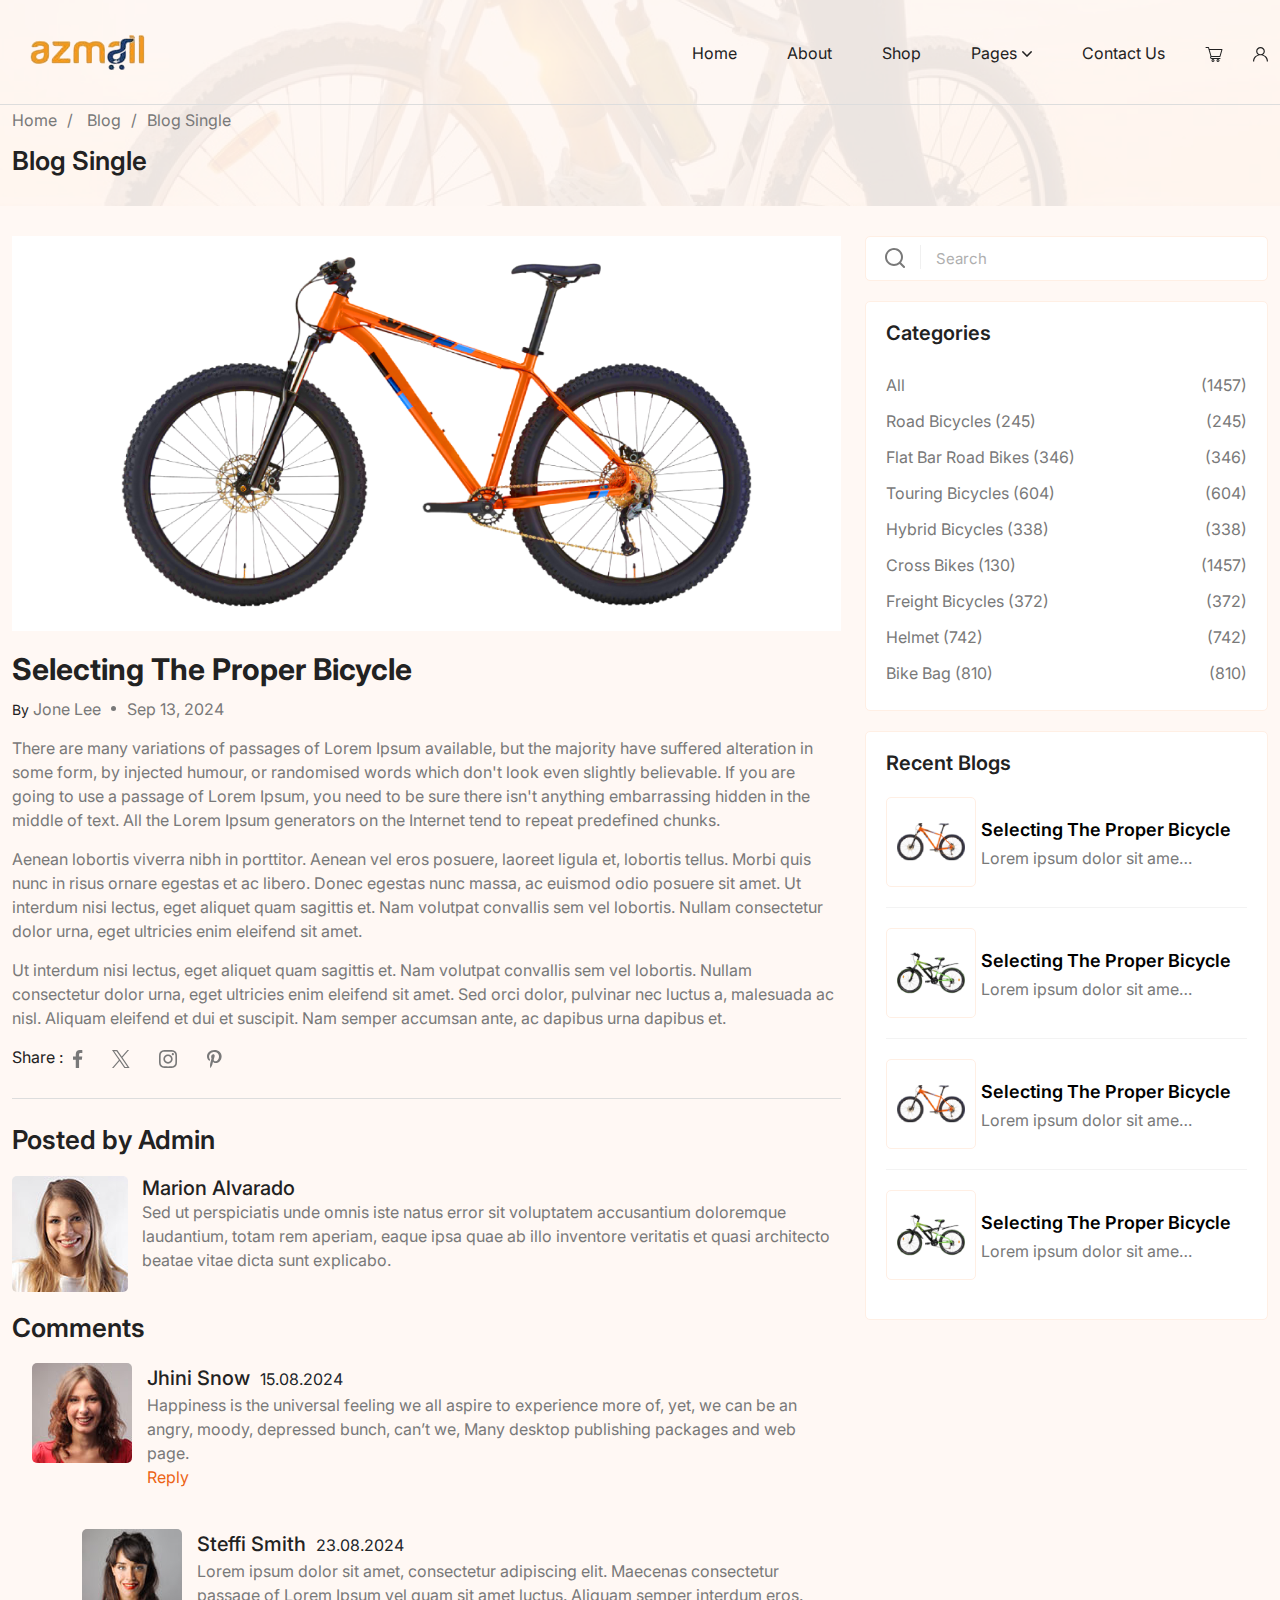
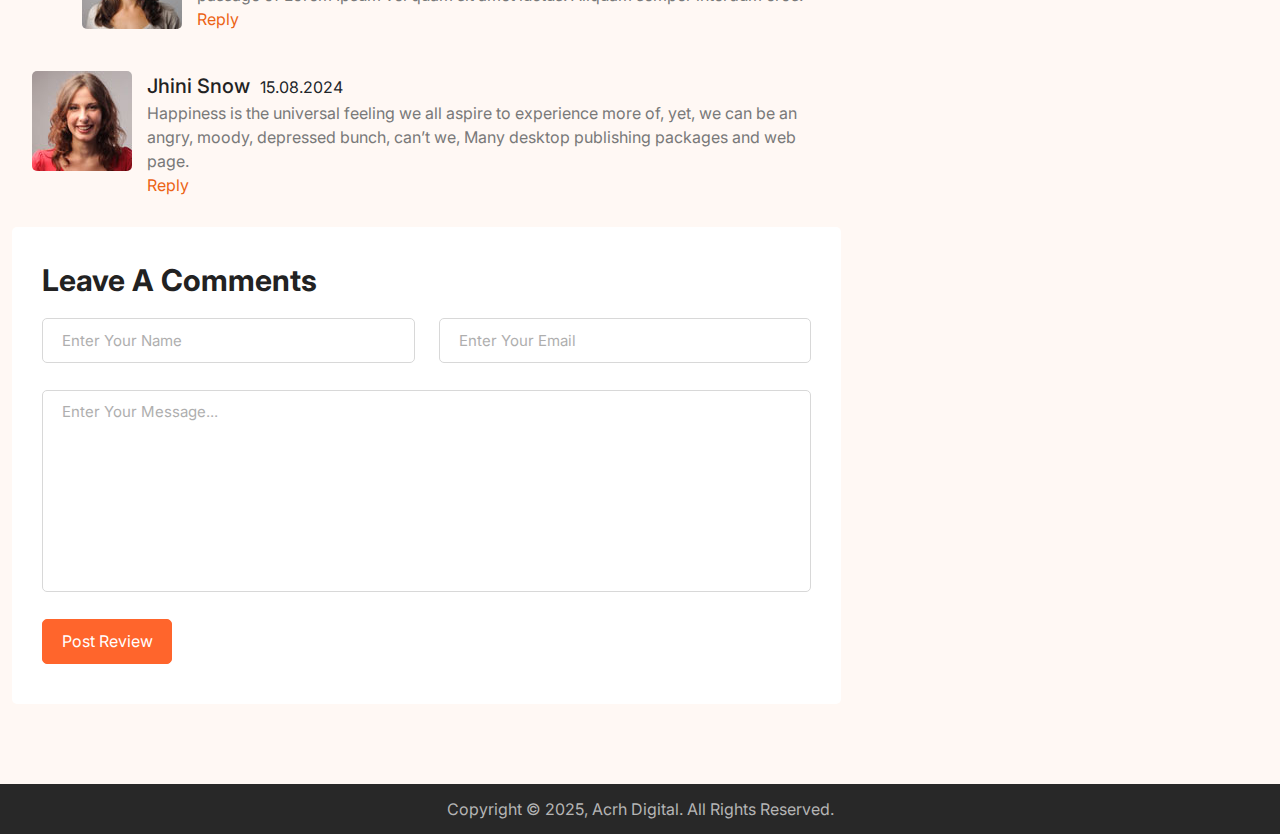
<file: blog-single.html>
<!DOCTYPE html>
<html lang="az">
  <!-- Begin Head -->
  <head>
    <title>Azmall Az</title>
    <meta charset="UTF-8" />
    <meta
      name="description"
      content="Bicycle Shop; Sizə uyğun məhsulu tapın; Onlayn alış-veriş mağazası; Tək şəxsiyyət vəsiqəsi ilə kredit"
    />
    <meta name="keywords" content="Azmall Az, Velosiped, Uşaq arabası, Yolka" />
    <meta name="author" content="Muzaffar Mustafayev" />
    <meta name="viewport" content="width=device-width, initial-scale=1.0" />
    <!-- font-family  -->

    <link
      href="https://fonts.googleapis.com/css2?family=Inter:ital,opsz,wght@0,14..32,100..900;1,14..32,100..900&amp;display=swap"
      rel="stylesheet"
    />
    <!-- custom css link -->
    <link rel="stylesheet" href="assets/css/bootstrap.min.css" />
    <link rel="stylesheet" href="assets/css/font-awesome.min.css" />
    <link rel="stylesheet" href="assets/css/select2.min.css" />
    <link rel="stylesheet" href="assets/css/flatpickr.min.css" />
    <link rel="stylesheet" href="assets/css/swiper-bundle.min.css" />
    <link rel="stylesheet" href="assets/css/magnific-popup.css" />
    <link rel="stylesheet" href="assets/css/jquery-ui.min.css" />
    <link rel="stylesheet" href="assets/css/style.css" />
    <link rel="stylesheet" href="assets/css/responsive.css" />
    <!-- favicon -->
    <link rel="icon" type="image/png" href="assets/images/favicon.png" />
  </head>

  <body>
    <!------------- Loader start ----------->
    <div class="cyc-loader">
      <div class="cyc-spin">
        <img src="assets/images/loader.gif" alt="loader" />
      </div>
    </div>
    <!------------- Loader End ----------->
    <!------------- Header Section start ----------->
    <div class="cyc-menu-wrapper">
      <div class="container-fluid">
        <div class="row align-items-center">
          <div class="col-lg-5 col-md-4 col-sm-6 col-8">
            <div class="cyc-menu-logo">
              <a href="index.html"><img src="assets/images/Logo.png" /></a>
            </div>
          </div>
          <div class="col-lg-7 col-md-7 col-sm-6 col-4">
            <div class="cyc-navmenu-wrapper">
              <div class="cyc-navmenu">
                <ul>
                  <li><a href="index.html">Home</a></li>
                  <li><a href="about.html">About</a></li>
                  <li><a href="shop.html">Shop</a></li>
                  <li class="cyc-has-menu">
                    <a href="javascript:void(0)"
                      >Pages
                      <svg
                        version="1.1"
                        x="0"
                        y="0"
                        viewBox="0 0 491.996 491.996"
                        style="enable-background: new 0 0 512 512"
                      >
                        <g>
                          <path
                            d="m484.132 124.986-16.116-16.228c-5.072-5.068-11.82-7.86-19.032-7.86-7.208 0-13.964 2.792-19.036 7.86l-183.84 183.848L62.056 108.554c-5.064-5.068-11.82-7.856-19.028-7.856s-13.968 2.788-19.036 7.856l-16.12 16.128c-10.496 10.488-10.496 27.572 0 38.06l219.136 219.924c5.064 5.064 11.812 8.632 19.084 8.632h.084c7.212 0 13.96-3.572 19.024-8.632l218.932-219.328c5.072-5.064 7.856-12.016 7.864-19.224 0-7.212-2.792-14.068-7.864-19.128z"
                            opacity="1"
                          ></path>
                        </g>
                      </svg>
                    </a>
                    <ul class="cyc-submenu">
                      <li><a href="blog.html">Blog</a></li>
                      <li class="active">
                        <a href="blog-single.html">Blog Single</a>
                      </li>
                      <li><a href="shop-single.html">Shop Single</a></li>
                      <li><a href="cart.html">Cart</a></li>
                      <li><a href="checkout.html">Checkout</a></li>
                    </ul>
                  </li>
                  <li><a href="contact.html">Contact Us</a></li>
                </ul>
              </div>
              <div class="cyc-toggle-btn">
                <span></span>
                <span></span>
                <span></span>
              </div>
              <div class="cyc-cart-icon">
                <a href="javascript:void(0);">
                  <span>
                    <svg
                      width="18"
                      height="16"
                      viewBox="0 0 18 16"
                      fill="none"
                      xmlns="http://www.w3.org/2000/svg"
                    >
                      <path
                        d="M4.02066 3.48001H17L15.0083 10.48H6.01235M6.01235 10.48L5.73822 11.0328C5.4071 11.6978 5.8886 12.48 6.62901 12.48H15.0083M6.01235 10.48L3.45177 1.48001H1M8.99994 14.48C8.99994 14.6778 8.94154 14.8711 8.83211 15.0356C8.72269 15.2 8.56716 15.3282 8.38519 15.4039C8.20323 15.4796 8.00299 15.4994 7.80982 15.4608C7.61664 15.4222 7.4392 15.327 7.29993 15.1871C7.16066 15.0473 7.06581 14.8691 7.02739 14.6751C6.98896 14.4811 7.00868 14.2801 7.08406 14.0973C7.15943 13.9146 7.28707 13.7584 7.45084 13.6485C7.6146 13.5387 7.80714 13.48 8.0041 13.48C8.26821 13.48 8.52151 13.5854 8.70827 13.7729C8.89502 13.9604 8.99994 14.2148 8.99994 14.48ZM14.0125 14.48C14.0125 14.6778 13.9541 14.8711 13.8447 15.0356C13.7353 15.2 13.5797 15.3282 13.3978 15.4039C13.2158 15.4796 13.0156 15.4994 12.8224 15.4608C12.6292 15.4222 12.4518 15.327 12.3125 15.1871C12.1732 15.0473 12.0784 14.8691 12.04 14.6751C12.0016 14.4811 12.0213 14.2801 12.0966 14.0973C12.172 13.9146 12.2997 13.7584 12.4634 13.6485C12.6272 13.5387 12.8197 13.48 13.0167 13.48C13.2808 13.48 13.5341 13.5854 13.7209 13.7729C13.9076 13.9604 14.0125 14.2148 14.0125 14.48Z"
                        stroke="#222222"
                        stroke-width="1.00714"
                        stroke-linecap="round"
                        stroke-linejoin="round"
                      />
                    </svg>
                  </span>
                </a>
                <ul class="cyc-cart-details">
                  <li class="cyc-cartdetail-sec">
                    <div class="cyc-cartdetail-img">
                      <a href="cart.html"
                        ><img src="assets/images/single-pro1.png" alt="img"
                      /></a>
                    </div>
                    <div class="cyc-cartdetail-text">
                      <h3><a href="cart.html">Cyclocross Bike</a></h3>
                      <p>$60</p>
                    </div>
                    <a href="javascript:void(0);" class="cart-close">×</a>
                  </li>
                  <li class="cyc-cartdetail-sec">
                    <div class="cyc-cartdetail-img">
                      <a href="cart.html"
                        ><img src="assets/images/single-pro1.png" alt="img"
                      /></a>
                    </div>
                    <div class="cyc-cartdetail-text">
                      <h3><a href="cart.html">Cyclocross Bike</a></h3>
                      <p>$60</p>
                    </div>
                    <a href="javascript:void(0);" class="cart-close">×</a>
                  </li>
                  <li>
                    <div class="cyc-carttotal">
                      <h4>Total <span>$120</span></h4>
                    </div>
                  </li>
                  <li>
                    <div class="cyc-cartbtn">
                      <a href="cart.html" class="cyc-btn">View Cart</a>
                      <a href="checkout.html" class="cyc-btn">Checkout</a>
                    </div>
                  </li>
                </ul>
              </div>
              <div class="cyc-admin-icon">
                <a href="profile.html">
                  <span>
                    <svg
                      width="15"
                      height="15"
                      viewBox="0 0 15 15"
                      fill="none"
                      xmlns="http://www.w3.org/2000/svg"
                    >
                      <path
                        d="M12.8033 9.36054C11.9864 8.572 11.0141 7.98824 9.95329 7.63487C11.0895 6.87945 11.8359 5.61519 11.8359 4.18563C11.8359 1.87768 9.89083 0 7.5 0C5.10917 0 3.16406 1.87768 3.16406 4.18563C3.16406 5.61519 3.91052 6.87945 5.04674 7.63487C3.9859 7.98824 3.01359 8.572 2.19671 9.36054C0.780147 10.728 0 12.5461 0 14.48H1.17188C1.17188 11.1116 4.01065 8.37126 7.5 8.37126C10.9893 8.37126 13.8281 11.1116 13.8281 14.48H15C15 12.5461 14.2199 10.728 12.8033 9.36054ZM7.5 7.24001C5.75534 7.24001 4.33594 5.86983 4.33594 4.18563C4.33594 2.50142 5.75534 1.13125 7.5 1.13125C9.24466 1.13125 10.6641 2.50142 10.6641 4.18563C10.6641 5.86983 9.24466 7.24001 7.5 7.24001Z"
                        fill="#222222"
                      />
                    </svg>
                  </span>
                </a>
              </div>
            </div>
          </div>
        </div>
      </div>
    </div>
    <!------------- Header Section End ----------->
    <!------------- Breadcrumb Section start ----------->
    <div class="cyc-bread-section">
      <div class="cyc-breadcrumb-wrapper">
        <div class="container-fluid">
          <div class="row">
            <div class="col-lg-12 col-md-12 col-sm-12">
              <div class="cyc-bread-content">
                <div class="cyc-bread-list">
                  <span>
                    <a href="index.html">Home</a>
                  </span>
                  <span>
                    <a href="index.html">Blog</a>
                  </span>
                  <span class="cyc-active-page">Blog Single</span>
                </div>
                <h2>Blog Single</h2>
              </div>
            </div>
          </div>
        </div>
      </div>
    </div>
    <!------------- Breadcrumb Section end ----------->
    <!------------- Blog single Section Start ----------->
    <div class="cyc-bgcover cyc-blogsing-section">
      <div class="container-fluid">
        <div class="row">
          <div class="col-lg-8 col-md-8 col-sm-12">
            <div class="cyc-blogsing-page-wrapper">
              <img src="assets/images/blog-sing.png" alt="image" />
            </div>
            <div class="cyc-shopsingle-content cyc-blogsing-content">
              <h3>Selecting The Proper Bicycle</h3>
              <div class="cyc-admin-box">
                <ul>
                  <li>By <span>Jone Lee</span></li>
                  <li>
                    <span class="cyc-date">Sep 13, 2024</span>
                  </li>
                </ul>
              </div>
              <p>
                There are many variations of passages of Lorem Ipsum available,
                but the majority have suffered alteration in some form, by
                injected humour, or randomised words which don't look even
                slightly believable. If you are going to use a passage of Lorem
                Ipsum, you need to be sure there isn't anything embarrassing
                hidden in the middle of text. All the Lorem Ipsum generators on
                the Internet tend to repeat predefined chunks.
              </p>
              <p>
                Aenean lobortis viverra nibh in porttitor. Aenean vel eros
                posuere, laoreet ligula et, lobortis tellus. Morbi quis nunc in
                risus ornare egestas et ac libero. Donec egestas nunc massa, ac
                euismod odio posuere sit amet. Ut interdum nisi lectus, eget
                aliquet quam sagittis et. Nam volutpat convallis sem vel
                lobortis. Nullam consectetur dolor urna, eget ultricies enim
                eleifend sit amet.
              </p>
              <p>
                Ut interdum nisi lectus, eget aliquet quam sagittis et. Nam
                volutpat convallis sem vel lobortis. Nullam consectetur dolor
                urna, eget ultricies enim eleifend sit amet. Sed orci dolor,
                pulvinar nec luctus a, malesuada ac nisl. Aliquam eleifend et
                dui et suscipit. Nam semper accumsan ante, ac dapibus urna
                dapibus et.
              </p>
              <div class="cyc-quantity-sec cyc-share">
                <h4>Share :</h4>
                <ul>
                  <li>
                    <a href="javasript:void(0);">
                      <svg
                        width="10"
                        height="18"
                        viewBox="0 0 10 18"
                        fill="none"
                        xmlns="http://www.w3.org/2000/svg"
                      >
                        <path
                          d="M6.06741 18V9.78996H8.82208L9.23536 6.58941H6.06741V4.54632C6.06741 3.61998 6.32359 2.98869 7.65347 2.98869L9.34686 2.98799V0.125307C9.05401 0.0872508 8.04877 0 6.87877 0C4.43564 0 2.76302 1.49127 2.76302 4.22934V6.58941H0V9.78996H2.76302V18H6.06741Z"
                          fill="#797979"
                        />
                      </svg>
                    </a>
                  </li>
                  <li>
                    <a href="javasript:void(0);">
                      <svg
                        width="18"
                        height="18"
                        viewBox="0 0 18 18"
                        fill="none"
                        xmlns="http://www.w3.org/2000/svg"
                      >
                        <path
                          d="M10.4821 7.62177L17.0389 0H15.4852L9.79188 6.61788L5.24467 0H0L6.87627 10.0074L0 18H1.55384L7.5661 11.0113L12.3683 18H17.613L10.4817 7.62177H10.4821ZM8.3539 10.0956L7.65719 9.09906L2.11372 1.16971H4.50033L8.97398 7.56895L9.67069 8.56546L15.4859 16.8835H13.0993L8.3539 10.096V10.0956Z"
                          fill="#797979"
                        />
                      </svg>
                    </a>
                  </li>
                  <li>
                    <a href="javasript:void(0);">
                      <svg
                        width="19"
                        height="18"
                        viewBox="0 0 19 18"
                        fill="none"
                        xmlns="http://www.w3.org/2000/svg"
                      >
                        <path
                          d="M17.9825 5.29207C17.9402 4.33563 17.7853 3.67815 17.5633 3.10836C17.3343 2.50359 16.9821 1.96214 16.5206 1.51202C16.0697 1.0549 15.5237 0.699678 14.9249 0.474704C14.3508 0.253175 13.6956 0.0984571 12.7375 0.0563315C11.7722 0.010549 11.4658 0 9.01765 0C6.5695 0 6.26307 0.010549 5.30139 0.0527449C4.3433 0.0949408 3.68462 0.249729 3.11401 0.471117C2.508 0.699678 1.9656 1.05131 1.51468 1.51202C1.05676 1.96211 0.701087 2.50714 0.47554 3.10492C0.253621 3.67815 0.0986658 4.33211 0.0564308 5.28848C0.0106028 6.25206 0 6.55795 0 9.00179C0 11.4456 0.0106028 11.7516 0.0528378 12.7115C0.095108 13.668 0.250169 14.3254 0.472123 14.8952C0.701087 15.5 1.05676 16.0414 1.51468 16.4916C1.9656 16.9487 2.51159 17.3039 3.11042 17.5289C3.68459 17.7504 4.33971 17.9051 5.29797 17.9473C6.25948 17.9896 6.56608 18 9.01423 18C11.4624 18 11.7688 17.9896 12.7305 17.9473C13.6886 17.9051 14.3473 17.7504 14.9179 17.5289C15.5172 17.2976 16.0614 16.9438 16.5158 16.4903C16.9702 16.0368 17.3246 15.4935 17.5563 14.8952C17.7781 14.322 17.9332 13.6679 17.9754 12.7115C18.0177 11.7516 18.0283 11.4456 18.0283 9.00179C18.0283 6.55795 18.0247 6.25203 17.9825 5.29207ZM16.3587 12.6412C16.3199 13.5203 16.172 13.995 16.0487 14.3114C15.7457 15.0956 15.1222 15.718 14.3367 16.0204C14.0196 16.1435 13.5407 16.2912 12.6635 16.3297C11.7124 16.3721 11.4272 16.3825 9.02124 16.3825C6.61532 16.3825 6.32651 16.3721 5.37885 16.3297C4.49822 16.2912 4.02268 16.1435 3.70565 16.0204C3.31476 15.8762 2.95895 15.6476 2.6701 15.3488C2.37069 15.0569 2.14173 14.7053 1.99723 14.315C1.87394 13.9986 1.72603 13.5203 1.68739 12.6448C1.64498 11.6954 1.63455 11.4105 1.63455 9.00879C1.63455 6.60711 1.64498 6.3188 1.68739 5.37298C1.72603 4.4939 1.87394 4.0192 1.99723 3.70273C2.14173 3.31234 2.37069 2.95723 2.6737 2.66882C2.96593 2.36993 3.31818 2.14137 3.70925 1.99731C4.02627 1.87424 4.50541 1.72655 5.38244 1.68784C6.33352 1.64564 6.61892 1.63509 9.02466 1.63509C11.4342 1.63509 11.7194 1.64564 12.667 1.68784C13.5477 1.72659 14.0232 1.8742 14.3402 1.99727C14.7311 2.14137 15.087 2.36993 15.3758 2.66882C15.6752 2.96071 15.9042 3.31234 16.0487 3.70273C16.172 4.0192 16.3199 4.49731 16.3586 5.37298C16.4009 6.32239 16.4115 6.60711 16.4115 9.00879C16.4115 11.4105 16.401 11.6918 16.3587 12.6412Z"
                          fill="#797979"
                        />
                        <path
                          d="M9.01785 4.37783C6.46058 4.37783 4.38574 6.44888 4.38574 9.0018C4.38574 11.5547 6.46058 13.6258 9.01785 13.6258C11.5752 13.6258 13.65 11.5547 13.65 9.0018C13.65 6.44888 11.5752 4.37783 9.01785 4.37783ZM9.01785 12.0012C7.35882 12.0012 6.01308 10.6581 6.01308 9.0018C6.01308 7.34554 7.35882 6.00237 9.01782 6.00237C10.677 6.00237 12.0226 7.34554 12.0226 9.0018C12.0226 10.6581 10.677 12.0012 9.01785 12.0012ZM14.9146 4.19498C14.9146 4.79114 14.4304 5.27449 13.8331 5.27449C13.2359 5.27449 12.7517 4.79114 12.7517 4.19498C12.7517 3.59875 13.2359 3.11554 13.8331 3.11554C14.4304 3.11554 14.9146 3.59872 14.9146 4.19498Z"
                          fill="#797979"
                        />
                      </svg>
                    </a>
                  </li>
                  <li>
                    <a href="javasript:void(0);">
                      <svg
                        width="15"
                        height="18"
                        viewBox="0 0 15 18"
                        fill="none"
                        xmlns="http://www.w3.org/2000/svg"
                      >
                        <path
                          d="M7.55697 0C2.62362 0 0 3.16139 0 6.60855C0 8.20725 0.89329 10.2008 2.32323 10.8331C2.54036 10.931 2.6585 10.8894 2.70687 10.688C2.74962 10.535 2.93751 9.79807 3.02864 9.45043C3.05676 9.33905 3.04214 9.24229 2.95213 9.13766C2.47736 8.58864 2.10047 7.58847 2.10047 6.65018C2.10047 4.24594 4.01193 1.91146 7.26445 1.91146C10.0771 1.91146 12.0448 3.73854 12.0448 6.35204C12.0448 9.3053 10.4821 11.3484 8.45138 11.3484C7.32746 11.3484 6.49042 10.4663 6.75593 9.37505C7.07657 8.07562 7.70547 6.6783 7.70547 5.74114C7.70547 4.90072 7.2307 4.20544 6.26091 4.20544C5.11673 4.20544 4.18856 5.33837 4.18856 6.85944C4.18856 7.82586 4.53058 8.47838 4.53058 8.47838C4.53058 8.47838 3.39878 13.0506 3.18839 13.9045C2.83288 15.3502 3.23677 17.6914 3.27165 17.8928C3.29302 18.0042 3.4179 18.0391 3.48766 17.9479C3.59904 17.8017 4.9671 15.8497 5.35074 14.4389C5.49025 13.9248 6.0629 11.84 6.0629 11.84C6.43979 12.5207 7.52772 13.0911 8.68652 13.0911C12.1337 13.0911 14.6245 10.0613 14.6245 6.30141C14.6122 2.69675 11.5273 0 7.55697 0Z"
                          fill="#797979"
                        />
                      </svg>
                    </a>
                  </li>
                </ul>
              </div>
            </div>
            <div class="cyc-blogsin-post">
              <h3 class="post-head">Posted by Admin</h3>
              <div class="cyc-post-sing">
                <div class="review-author">
                  <img
                    src="assets/images/admin.jpg"
                    alt=""
                    class="img-responsive"
                  />
                </div>
                <div class="cyc-blog-post-para">
                  <h3>Marion Alvarado</h3>
                  <p>
                    Sed ut perspiciatis unde omnis iste natus error sit
                    voluptatem accusantium doloremque laudantium, totam rem
                    aperiam, eaque ipsa quae ab illo inventore veritatis et
                    quasi architecto beatae vitae dicta sunt explicabo.
                  </p>
                </div>
              </div>
              <h3 class="post-head">Comments</h3>
              <div class="comment">
                <div class="comment-author">
                  <img
                    src="assets/images/comment-author-1.jpg"
                    alt=""
                    class="img-responsive"
                  />
                </div>
                <div class="comment-text">
                  <div>
                    <span class="comment-author-name">Jhini Snow</span
                    ><span class="comment-date">15.08.2024</span>
                  </div>
                  <p>
                    Happiness is the universal feeling we all aspire to
                    experience more of, yet, we can be an angry, moody,
                    depressed bunch, can’t we, Many desktop publishing packages
                    and web page.
                  </p>
                  <a href="javascriptvoid:;" class="comment-reply">Reply</a>
                </div>
              </div>
              <div class="comment comment--replied">
                <div class="comment-author">
                  <img
                    src="assets/images/comment-author-2.jpg"
                    alt=""
                    class="img-responsive"
                  />
                </div>
                <div class="comment-text">
                  <div>
                    <span class="comment-author-name">Steffi Smith</span
                    ><span class="comment-date">23.08.2024</span>
                  </div>
                  <p>
                    Lorem ipsum dolor sit amet, consectetur adipiscing elit.
                    Maecenas consectetur passage of Lorem Ipsum vel quam sit
                    amet luctus. Aliquam semper interdum eros.
                  </p>
                  <a href="javascriptvoid:;" class="comment-reply">Reply</a>
                </div>
              </div>
              <div class="comment">
                <div class="comment-author">
                  <img
                    src="assets/images/comment-author-1.jpg"
                    alt=""
                    class="img-responsive"
                  />
                </div>
                <div class="comment-text">
                  <div>
                    <span class="comment-author-name">Jhini Snow</span
                    ><span class="comment-date">15.08.2024</span>
                  </div>
                  <p>
                    Happiness is the universal feeling we all aspire to
                    experience more of, yet, we can be an angry, moody,
                    depressed bunch, can’t we, Many desktop publishing packages
                    and web page.
                  </p>
                  <a href="javascriptvoid:;" class="comment-reply">Reply</a>
                </div>
              </div>
              <div class="cyc-comments-form cyc-shopsin-form cyc-blogsing-form">
                <h3>Leave A Comments</h3>
                <form method="" class="cyc-leave-form">
                  <div class="row">
                    <div class="col-lg-6 col-md-6 col-sm-6">
                      <div class="cyc-form-input">
                        <input
                          type="text"
                          class="form-control require"
                          placeholder="Enter Your Name"
                        />
                      </div>
                    </div>
                    <div class="col-lg-6 col-md-6 col-sm-6">
                      <div class="cyc-form-input">
                        <input
                          type="text"
                          class="form-control require"
                          name="email"
                          placeholder="Enter Your Email"
                          data-valid="email"
                          data-error="Email should be valid."
                        />
                      </div>
                    </div>
                    <div class="col-lg-12 col-md-12">
                      <div class="cyc-form-input">
                        <textarea
                          name="your-message"
                          cols="3"
                          rows="8"
                          class="form-control form-textarea require"
                          placeholder="Enter Your Message..."
                        ></textarea>
                      </div>
                    </div>
                    <div class="col-lg-12 col-md-12">
                      <button
                        type="button"
                        class="cyc-btn cyc-con-btn submitForm"
                      >
                        Post Review
                      </button>
                      <div class="response"></div>
                    </div>
                  </div>
                </form>
              </div>
            </div>
          </div>
          <div class="col-lg-4 col-md-4 col-sm-12">
            <div class="cyc-shop-search">
              <div class="cyc-form-input">
                <span>
                  <svg
                    width="21"
                    height="21"
                    viewBox="0 0 21 21"
                    fill="none"
                    xmlns="http://www.w3.org/2000/svg"
                  >
                    <path
                      d="M8.99528 0.00377948C6.61081 0.00777692 4.32515 0.956774 2.63907 2.64285C0.952995 4.32893 0.00399744 6.61459 0 8.99905C0.00199286 11.3855 0.949866 13.6739 2.63594 15.3628C4.32202 17.0517 6.60881 18.0034 8.99528 18.0094C11.1118 18.0094 13.062 17.2649 14.6041 16.0328L18.3496 19.7783C18.5394 19.9547 18.7901 20.0507 19.0492 20.0462C19.3082 20.0417 19.5554 19.9369 19.7389 19.7539C19.9223 19.571 20.0278 19.324 20.033 19.065C20.0382 18.8059 19.9429 18.5549 19.7669 18.3647L16.0214 14.6154C17.3006 13.0245 17.998 11.0443 17.9981 9.00283C17.9981 4.04409 13.954 0.00377948 8.99528 0.00377948ZM8.99528 2.00693C12.8731 2.00693 15.995 5.12504 15.995 8.99905C15.995 12.8731 12.8731 16.0101 8.99528 16.0101C5.11748 16.0101 1.99937 12.8844 1.99937 9.00661C1.99937 5.12882 5.11748 2.00693 8.99528 2.00693Z"
                      fill="#797979"
                    />
                  </svg>
                </span>
                <input
                  type="text"
                  class="form-control require"
                  name="search"
                  id="search"
                  placeholder="Search"
                />
              </div>
            </div>
            <div class="cyc-widgets cyc-categories">
              <h3>Categories</h3>
              <ul>
                <li>
                  <a href="javascript:void(0);"
                    >All <span class="cyc-catnum">(1457)</span></a
                  >
                </li>
                <li>
                  <a href="javascript:void(0);"
                    >Road Bicycles (245)
                    <span class="cyc-catnum">(245)</span></a
                  >
                </li>
                <li>
                  <a href="javascript:void(0);">
                    Flat Bar Road Bikes (346)
                    <span class="cyc-catnum">(346)</span></a
                  >
                </li>
                <li>
                  <a href="javascript:void(0);"
                    >Touring Bicycles (604)
                    <span class="cyc-catnum">(604)</span></a
                  >
                </li>
                <li>
                  <a href="javascript:void(0);"
                    >Hybrid Bicycles (338)
                    <span class="cyc-catnum">(338)</span></a
                  >
                </li>
                <li>
                  <a href="javascript:void(0);">
                    Cross Bikes (130) <span class="cyc-catnum">(1457)</span></a
                  >
                </li>
                <li>
                  <a href="javascript:void(0);"
                    >Freight Bicycles (372)
                    <span class="cyc-catnum">(372)</span></a
                  >
                </li>
                <li>
                  <a href="javascript:void(0);"
                    >Helmet (742) <span class="cyc-catnum">(742)</span></a
                  >
                </li>
                <li>
                  <a href="javascript:void(0);"
                    >Bike Bag (810) <span class="cyc-catnum">(810)</span></a
                  >
                </li>
              </ul>
            </div>
            <div class="cyc-widgets cyc-categories">
              <h3>Recent Blogs</h3>
              <div class="cyc-recblog-box">
                <div class="cyc-recblog-box-img">
                  <img src="assets/images/bl-sm1.png" alt="image" />
                </div>
                <div class="cyc-blog-text cyc-recblog-box-text">
                  <h3>
                    <a href="blog-single.html">Selecting The Proper Bicycle</a>
                  </h3>
                  <p>
                    Lorem ipsum dolor sit amet, consectetur there lorem ipsum..
                  </p>
                </div>
              </div>
              <div class="cyc-recblog-box">
                <div class="cyc-recblog-box-img">
                  <img src="assets/images/bl-sm2.png" alt="image" />
                </div>
                <div class="cyc-blog-text cyc-recblog-box-text">
                  <h3>
                    <a href="blog-single.html">Selecting The Proper Bicycle</a>
                  </h3>
                  <p>
                    Lorem ipsum dolor sit amet, consectetur there lorem ipsum..
                  </p>
                </div>
              </div>
              <div class="cyc-recblog-box">
                <div class="cyc-recblog-box-img">
                  <img src="assets/images/bl-sm1.png" alt="image" />
                </div>
                <div class="cyc-blog-text cyc-recblog-box-text">
                  <h3>
                    <a href="blog-single.html">Selecting The Proper Bicycle</a>
                  </h3>
                  <p>
                    Lorem ipsum dolor sit amet, consectetur there lorem ipsum..
                  </p>
                </div>
              </div>
              <div class="cyc-recblog-box">
                <div class="cyc-recblog-box-img">
                  <img src="assets/images/bl-sm2.png" alt="image" />
                </div>
                <div class="cyc-blog-text cyc-recblog-box-text">
                  <h3>
                    <a href="blog-single.html">Selecting The Proper Bicycle</a>
                  </h3>
                  <p>
                    Lorem ipsum dolor sit amet, consectetur there lorem ipsum..
                  </p>
                </div>
              </div>
            </div>
          </div>
        </div>
      </div>
    </div>
    <!------------- Blog Section end ----------->
    <!------------- copyright Section start ----------->
    <div class="cyc-copyright-section">
      <p>Copyright © 2025, Acrh Digital. All Rights Reserved.</p>
    </div>
    <!------------- copyright Section end ----------->
    <!-- custom link  -->
    <script src="assets/js/jquery.js"></script>
    <script src="assets/js/bootstrap.bundle.min.js"></script>
    <script src="assets/js/select2.min.js"></script>
    <script src="assets/js/SmoothScroll.min.js"></script>
    <script src="assets/js/flatpickr.js"></script>
    <script src="assets/js/vanilla-tilt.min.js"></script>
    <script src="assets/js/swiper-bundle.min.js"></script>
    <script src="assets/js/jquery.magnific-popup.min.js"></script>
    <script src="assets/js/jquery-ui.min.js"></script>
    <script src="assets/js/custom.js"></script>
  </body>
</html>
</file>
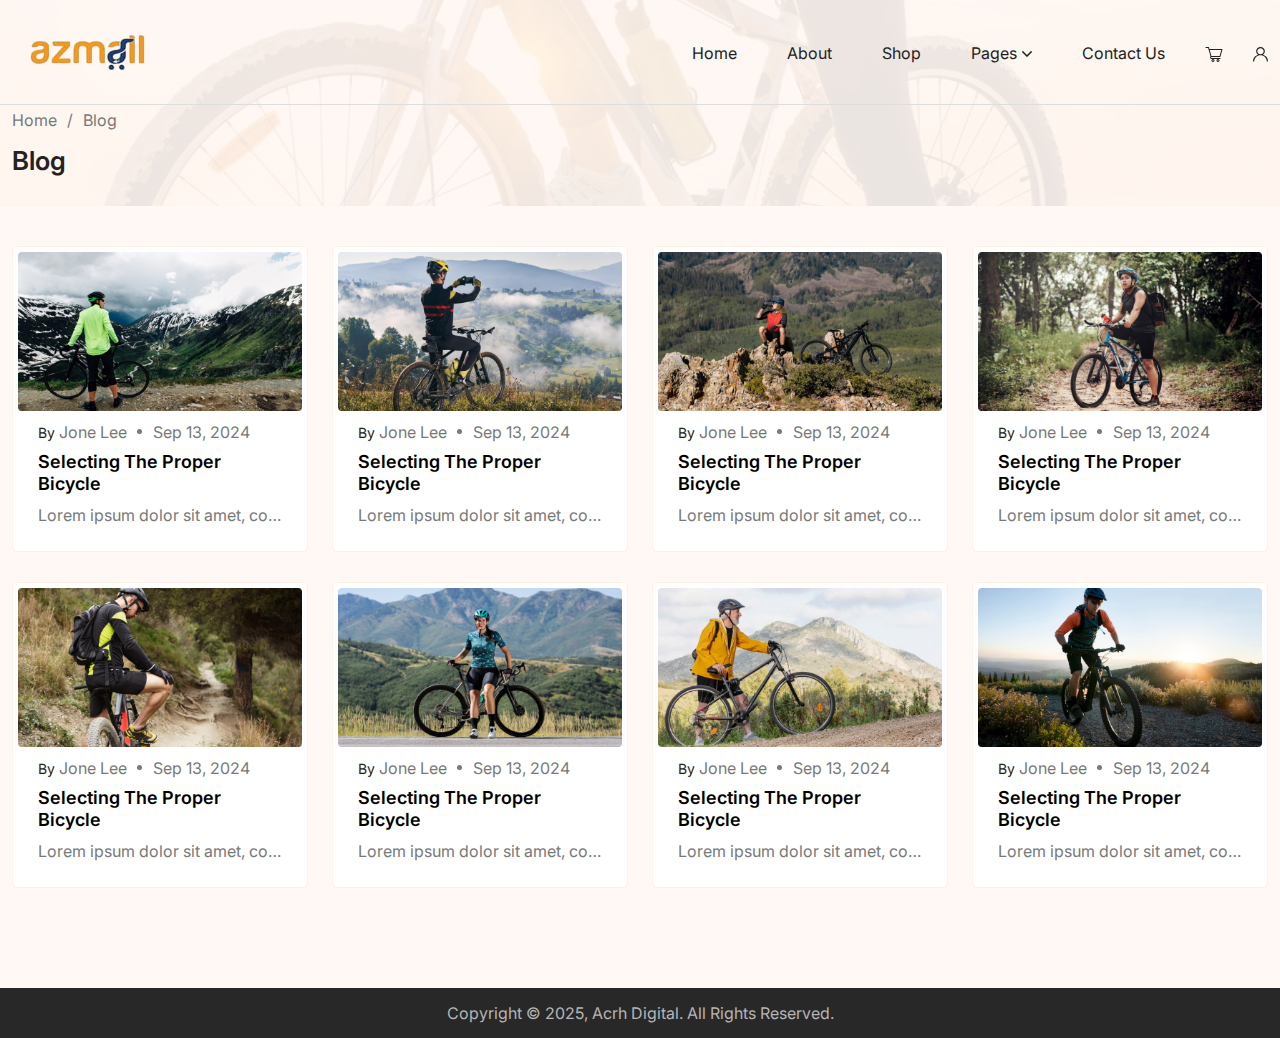
<file: blog.html>
<!DOCTYPE html>
<html lang="az">
  <!-- Begin Head -->
  <head>
    <title>Azmall Az</title>
    <meta charset="UTF-8" />
    <meta
      name="description"
      content="Bicycle Shop; Sizə uyğun məhsulu tapın; Onlayn alış-veriş mağazası; Tək şəxsiyyət vəsiqəsi ilə kredit"
    />
    <meta name="keywords" content="Azmall Az, Velosiped, Uşaq arabası, Yolka" />
    <meta name="author" content="Muzaffar Mustafayev" />
    <meta name="viewport" content="width=device-width, initial-scale=1.0" />
    <!-- font-family  -->

    <link
      href="https://fonts.googleapis.com/css2?family=Inter:ital,opsz,wght@0,14..32,100..900;1,14..32,100..900&amp;display=swap"
      rel="stylesheet"
    />
    <!-- custom css link -->
    <link rel="stylesheet" href="assets/css/bootstrap.min.css" />
    <link rel="stylesheet" href="assets/css/font-awesome.min.css" />
    <link rel="stylesheet" href="assets/css/select2.min.css" />
    <link rel="stylesheet" href="assets/css/flatpickr.min.css" />
    <link rel="stylesheet" href="assets/css/swiper-bundle.min.css" />
    <link rel="stylesheet" href="assets/css/magnific-popup.css" />
    <link rel="stylesheet" href="assets/css/jquery-ui.min.css" />
    <link rel="stylesheet" href="assets/css/style.css" />
    <link rel="stylesheet" href="assets/css/responsive.css" />
    <!-- favicon -->
    <link rel="icon" type="image/png" href="assets/images/favicon.png" />
  </head>

  <body>
    <!------------- Loader start ----------->
    <div class="cyc-loader">
      <div class="cyc-spin">
        <img src="assets/images/loader.gif" alt="loader" />
      </div>
    </div>
    <!------------- Loader End ----------->
    <!------------- Header Section start ----------->
    <div class="cyc-menu-wrapper">
      <div class="container-fluid">
        <div class="row align-items-center">
          <div class="col-lg-5 col-md-4 col-sm-6 col-8">
            <div class="cyc-menu-logo">
              <a href="index.html"><img src="assets/images/Logo.png" /></a>
            </div>
          </div>
          <div class="col-lg-7 col-md-7 col-sm-6 col-4">
            <div class="cyc-navmenu-wrapper">
              <div class="cyc-navmenu">
                <ul>
                  <li><a href="index.html">Home</a></li>
                  <li><a href="about.html">About</a></li>
                  <li><a href="shop.html">Shop</a></li>
                  <li class="cyc-has-menu">
                    <a href="javascript:void(0)"
                      >Pages
                      <svg
                        version="1.1"
                        x="0"
                        y="0"
                        viewBox="0 0 491.996 491.996"
                        style="enable-background: new 0 0 512 512"
                      >
                        <g>
                          <path
                            d="m484.132 124.986-16.116-16.228c-5.072-5.068-11.82-7.86-19.032-7.86-7.208 0-13.964 2.792-19.036 7.86l-183.84 183.848L62.056 108.554c-5.064-5.068-11.82-7.856-19.028-7.856s-13.968 2.788-19.036 7.856l-16.12 16.128c-10.496 10.488-10.496 27.572 0 38.06l219.136 219.924c5.064 5.064 11.812 8.632 19.084 8.632h.084c7.212 0 13.96-3.572 19.024-8.632l218.932-219.328c5.072-5.064 7.856-12.016 7.864-19.224 0-7.212-2.792-14.068-7.864-19.128z"
                            opacity="1"
                          ></path>
                        </g>
                      </svg>
                    </a>
                    <ul class="cyc-submenu">
                      <li class="active"><a href="blog.html">Blog</a></li>
                      <li><a href="blog-single.html">Blog Single</a></li>
                      <li><a href="shop-single.html">Shop Single</a></li>
                      <li><a href="cart.html">Cart</a></li>
                      <li><a href="checkout.html">Checkout</a></li>
                    </ul>
                  </li>
                  <li><a href="contact.html">Contact Us</a></li>
                </ul>
              </div>
              <div class="cyc-toggle-btn">
                <span></span>
                <span></span>
                <span></span>
              </div>
              <div class="cyc-cart-icon">
                <a href="javascript:void(0);">
                  <span>
                    <svg
                      width="18"
                      height="16"
                      viewBox="0 0 18 16"
                      fill="none"
                      xmlns="http://www.w3.org/2000/svg"
                    >
                      <path
                        d="M4.02066 3.48001H17L15.0083 10.48H6.01235M6.01235 10.48L5.73822 11.0328C5.4071 11.6978 5.8886 12.48 6.62901 12.48H15.0083M6.01235 10.48L3.45177 1.48001H1M8.99994 14.48C8.99994 14.6778 8.94154 14.8711 8.83211 15.0356C8.72269 15.2 8.56716 15.3282 8.38519 15.4039C8.20323 15.4796 8.00299 15.4994 7.80982 15.4608C7.61664 15.4222 7.4392 15.327 7.29993 15.1871C7.16066 15.0473 7.06581 14.8691 7.02739 14.6751C6.98896 14.4811 7.00868 14.2801 7.08406 14.0973C7.15943 13.9146 7.28707 13.7584 7.45084 13.6485C7.6146 13.5387 7.80714 13.48 8.0041 13.48C8.26821 13.48 8.52151 13.5854 8.70827 13.7729C8.89502 13.9604 8.99994 14.2148 8.99994 14.48ZM14.0125 14.48C14.0125 14.6778 13.9541 14.8711 13.8447 15.0356C13.7353 15.2 13.5797 15.3282 13.3978 15.4039C13.2158 15.4796 13.0156 15.4994 12.8224 15.4608C12.6292 15.4222 12.4518 15.327 12.3125 15.1871C12.1732 15.0473 12.0784 14.8691 12.04 14.6751C12.0016 14.4811 12.0213 14.2801 12.0966 14.0973C12.172 13.9146 12.2997 13.7584 12.4634 13.6485C12.6272 13.5387 12.8197 13.48 13.0167 13.48C13.2808 13.48 13.5341 13.5854 13.7209 13.7729C13.9076 13.9604 14.0125 14.2148 14.0125 14.48Z"
                        stroke="#222222"
                        stroke-width="1.00714"
                        stroke-linecap="round"
                        stroke-linejoin="round"
                      />
                    </svg>
                  </span>
                </a>
                <ul class="cyc-cart-details">
                  <li class="cyc-cartdetail-sec">
                    <div class="cyc-cartdetail-img">
                      <a href="cart.html"
                        ><img src="assets/images/single-pro1.png" alt="img"
                      /></a>
                    </div>
                    <div class="cyc-cartdetail-text">
                      <h3><a href="cart.html">Cyclocross Bike</a></h3>
                      <p>$60</p>
                    </div>
                    <a href="javascript:void(0);" class="cart-close">×</a>
                  </li>
                  <li class="cyc-cartdetail-sec">
                    <div class="cyc-cartdetail-img">
                      <a href="cart.html"
                        ><img src="assets/images/single-pro1.png" alt="img"
                      /></a>
                    </div>
                    <div class="cyc-cartdetail-text">
                      <h3><a href="cart.html">Cyclocross Bike</a></h3>
                      <p>$60</p>
                    </div>
                    <a href="javascript:void(0);" class="cart-close">×</a>
                  </li>
                  <li>
                    <div class="cyc-carttotal">
                      <h4>Total <span>$120</span></h4>
                    </div>
                  </li>
                  <li>
                    <div class="cyc-cartbtn">
                      <a href="cart.html" class="cyc-btn">View Cart</a>
                      <a href="checkout.html" class="cyc-btn">Checkout</a>
                    </div>
                  </li>
                </ul>
              </div>
              <div class="cyc-admin-icon">
                <a href="profile.html">
                  <span>
                    <svg
                      width="15"
                      height="15"
                      viewBox="0 0 15 15"
                      fill="none"
                      xmlns="http://www.w3.org/2000/svg"
                    >
                      <path
                        d="M12.8033 9.36054C11.9864 8.572 11.0141 7.98824 9.95329 7.63487C11.0895 6.87945 11.8359 5.61519 11.8359 4.18563C11.8359 1.87768 9.89083 0 7.5 0C5.10917 0 3.16406 1.87768 3.16406 4.18563C3.16406 5.61519 3.91052 6.87945 5.04674 7.63487C3.9859 7.98824 3.01359 8.572 2.19671 9.36054C0.780147 10.728 0 12.5461 0 14.48H1.17188C1.17188 11.1116 4.01065 8.37126 7.5 8.37126C10.9893 8.37126 13.8281 11.1116 13.8281 14.48H15C15 12.5461 14.2199 10.728 12.8033 9.36054ZM7.5 7.24001C5.75534 7.24001 4.33594 5.86983 4.33594 4.18563C4.33594 2.50142 5.75534 1.13125 7.5 1.13125C9.24466 1.13125 10.6641 2.50142 10.6641 4.18563C10.6641 5.86983 9.24466 7.24001 7.5 7.24001Z"
                        fill="#222222"
                      />
                    </svg>
                  </span>
                </a>
              </div>
            </div>
          </div>
        </div>
      </div>
    </div>
    <!------------- Header Section End ----------->
    <!------------- Breadcrumb Section start ----------->
    <div class="cyc-bread-section">
      <div class="cyc-breadcrumb-wrapper">
        <div class="container-fluid">
          <div class="row">
            <div class="col-lg-12 col-md-12 col-sm-12">
              <div class="cyc-bread-content">
                <div class="cyc-bread-list">
                  <span>
                    <a href="index.html">Home</a>
                  </span>
                  <span class="cyc-active-page">Blog</span>
                </div>
                <h2>Blog</h2>
              </div>
            </div>
          </div>
        </div>
      </div>
    </div>
    <!------------- Breadcrumb Section end ----------->
    <!------------- Blog Section Start ----------->
    <div class="cyc-bgcover cyc-blog-section">
      <div class="container-fluid">
        <div class="row">
          <div class="col-lg-3 col-md-6 col-sm-6">
            <div class="cyc-blog-sec">
              <div class="cyc-blog-img">
                <img src="assets/images/blog-1.png" alt="blog-img" />
              </div>
              <div class="cyc-blog-text">
                <div class="cyc-admin-box">
                  <ul>
                    <li>By <span>Jone Lee</span></li>
                    <li>
                      <span class="cyc-date">Sep 13, 2024</span>
                    </li>
                  </ul>
                </div>
                <h3>
                  <a href="blog-single.html">Selecting The Proper Bicycle</a>
                </h3>
                <p>
                  Lorem ipsum dolor sit amet, consectetur there lorem ipsum..
                </p>
              </div>
            </div>
          </div>
          <div class="col-lg-3 col-md-6 col-sm-6">
            <div class="cyc-blog-sec">
              <div class="cyc-blog-img">
                <img src="assets/images/blog-2.png" alt="blog-img" />
              </div>
              <div class="cyc-blog-text">
                <div class="cyc-admin-box">
                  <ul>
                    <li>By <span>Jone Lee</span></li>
                    <li>
                      <span class="cyc-date">Sep 13, 2024</span>
                    </li>
                  </ul>
                </div>
                <h3>
                  <a href="blog-single.html">Selecting The Proper Bicycle</a>
                </h3>
                <p>
                  Lorem ipsum dolor sit amet, consectetur there lorem ipsum..
                </p>
              </div>
            </div>
          </div>
          <div class="col-lg-3 col-md-6 col-sm-6">
            <div class="cyc-blog-sec">
              <div class="cyc-blog-img">
                <img src="assets/images/blog-3.png" alt="blog-img" />
              </div>
              <div class="cyc-blog-text">
                <div class="cyc-admin-box">
                  <ul>
                    <li>By <span>Jone Lee</span></li>
                    <li>
                      <span class="cyc-date">Sep 13, 2024</span>
                    </li>
                  </ul>
                </div>
                <h3>
                  <a href="blog-single.html">Selecting The Proper Bicycle</a>
                </h3>
                <p>
                  Lorem ipsum dolor sit amet, consectetur there lorem ipsum..
                </p>
              </div>
            </div>
          </div>
          <div class="col-lg-3 col-md-6 col-sm-6">
            <div class="cyc-blog-sec">
              <div class="cyc-blog-img">
                <img src="assets/images/blog-4.png" alt="blog-img" />
              </div>
              <div class="cyc-blog-text">
                <div class="cyc-admin-box">
                  <ul>
                    <li>By <span>Jone Lee</span></li>
                    <li>
                      <span class="cyc-date">Sep 13, 2024</span>
                    </li>
                  </ul>
                </div>
                <h3>
                  <a href="blog-single.html">Selecting The Proper Bicycle</a>
                </h3>
                <p>
                  Lorem ipsum dolor sit amet, consectetur there lorem ipsum..
                </p>
              </div>
            </div>
          </div>
          <div class="col-lg-3 col-md-6 col-sm-6">
            <div class="cyc-blog-sec">
              <div class="cyc-blog-img">
                <img src="assets/images/blog-5.png" alt="blog-img" />
              </div>
              <div class="cyc-blog-text">
                <div class="cyc-admin-box">
                  <ul>
                    <li>By <span>Jone Lee</span></li>
                    <li>
                      <span class="cyc-date">Sep 13, 2024</span>
                    </li>
                  </ul>
                </div>
                <h3>
                  <a href="blog-single.html">Selecting The Proper Bicycle</a>
                </h3>
                <p>
                  Lorem ipsum dolor sit amet, consectetur there lorem ipsum..
                </p>
              </div>
            </div>
          </div>
          <div class="col-lg-3 col-md-6 col-sm-6">
            <div class="cyc-blog-sec">
              <div class="cyc-blog-img">
                <img src="assets/images/blog-6.png" alt="blog-img" />
              </div>
              <div class="cyc-blog-text">
                <div class="cyc-admin-box">
                  <ul>
                    <li>By <span>Jone Lee</span></li>
                    <li>
                      <span class="cyc-date">Sep 13, 2024</span>
                    </li>
                  </ul>
                </div>
                <h3>
                  <a href="blog-single.html">Selecting The Proper Bicycle</a>
                </h3>
                <p>
                  Lorem ipsum dolor sit amet, consectetur there lorem ipsum..
                </p>
              </div>
            </div>
          </div>
          <div class="col-lg-3 col-md-6 col-sm-6">
            <div class="cyc-blog-sec">
              <div class="cyc-blog-img">
                <img src="assets/images/blog-7.png" alt="blog-img" />
              </div>
              <div class="cyc-blog-text">
                <div class="cyc-admin-box">
                  <ul>
                    <li>By <span>Jone Lee</span></li>
                    <li>
                      <span class="cyc-date">Sep 13, 2024</span>
                    </li>
                  </ul>
                </div>
                <h3>
                  <a href="blog-single.html">Selecting The Proper Bicycle</a>
                </h3>
                <p>
                  Lorem ipsum dolor sit amet, consectetur there lorem ipsum..
                </p>
              </div>
            </div>
          </div>
          <div class="col-lg-3 col-md-6 col-sm-6">
            <div class="cyc-blog-sec">
              <div class="cyc-blog-img">
                <img src="assets/images/blog-8.png" alt="blog-img" />
              </div>
              <div class="cyc-blog-text">
                <div class="cyc-admin-box">
                  <ul>
                    <li>By <span>Jone Lee</span></li>
                    <li>
                      <span class="cyc-date">Sep 13, 2024</span>
                    </li>
                  </ul>
                </div>
                <h3>
                  <a href="blog-single.html">Selecting The Proper Bicycle</a>
                </h3>
                <p>
                  Lorem ipsum dolor sit amet, consectetur there lorem ipsum..
                </p>
              </div>
            </div>
          </div>
        </div>
      </div>
    </div>
    <!------------- Blog Section end ----------->
    <!------------- copyright Section start ----------->
    <div class="cyc-copyright-section">
      <p>Copyright © 2025, Acrh Digital. All Rights Reserved.</p>
    </div>
    <!------------- copyright Section end ----------->
    <!-- custom link  -->
    <script src="assets/js/jquery.js"></script>
    <script src="assets/js/bootstrap.bundle.min.js"></script>
    <script src="assets/js/select2.min.js"></script>
    <script src="assets/js/SmoothScroll.min.js"></script>
    <script src="assets/js/flatpickr.js"></script>
    <script src="assets/js/vanilla-tilt.min.js"></script>
    <script src="assets/js/swiper-bundle.min.js"></script>
    <script src="assets/js/jquery.magnific-popup.min.js"></script>
    <script src="assets/js/jquery-ui.min.js"></script>
    <script src="assets/js/custom.js"></script>
  </body>
</html>
</file>
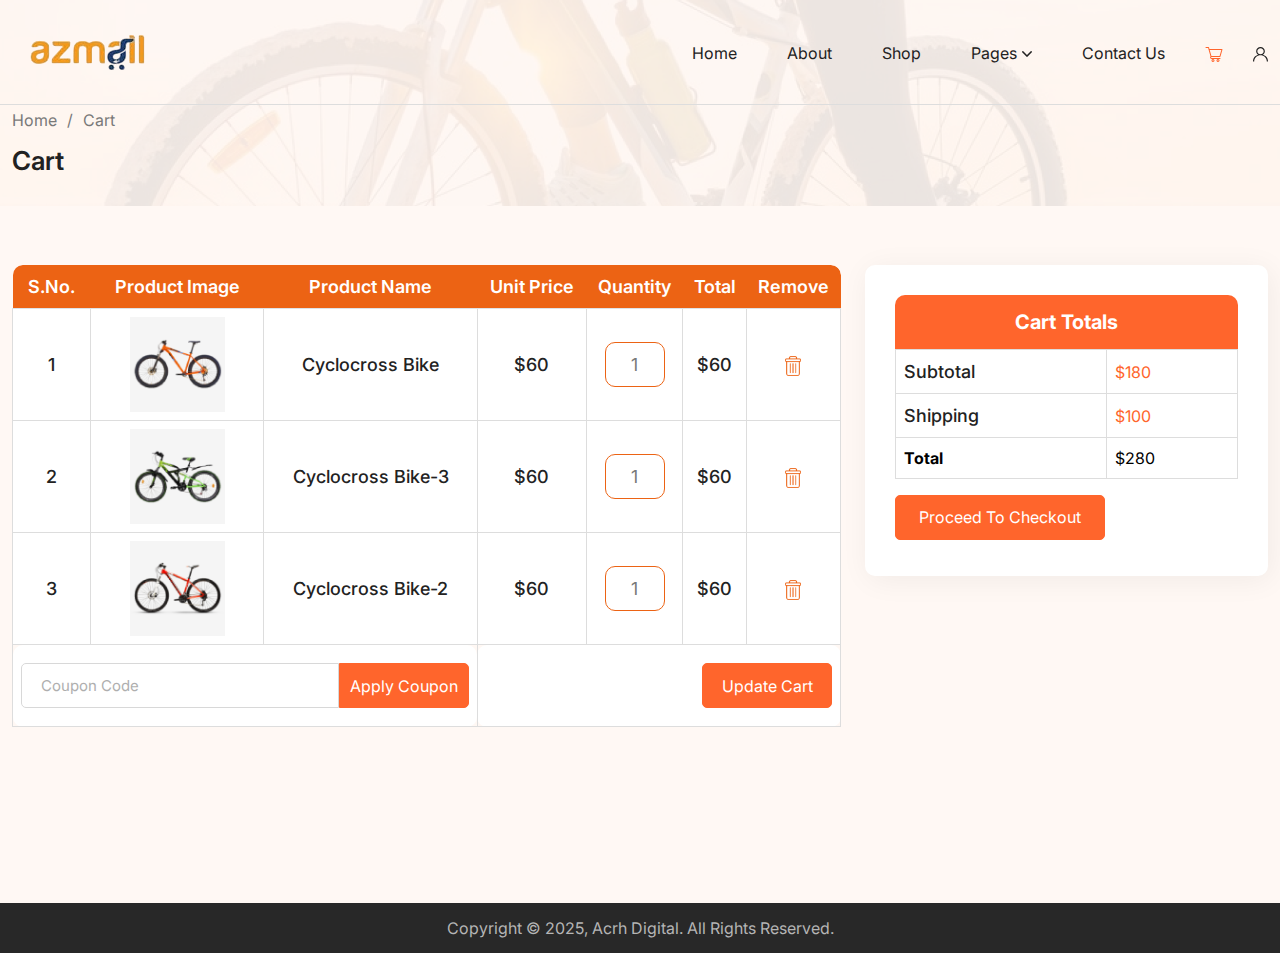
<file: cart.html>
<!DOCTYPE html>
<html lang="az">
  <!-- Begin Head -->
  <head>
    <title>Azmall Az</title>
    <meta charset="UTF-8" />
    <meta
      name="description"
      content="Bicycle Shop; Sizə uyğun məhsulu tapın; Onlayn alış-veriş mağazası; Tək şəxsiyyət vəsiqəsi ilə kredit"
    />
    <meta name="keywords" content="Azmall Az, Velosiped, Uşaq arabası, Yolka" />
    <meta name="author" content="Muzaffar Mustafayev" />
    <meta name="viewport" content="width=device-width, initial-scale=1.0" />
    <!-- font-family  -->

    <link
      href="https://fonts.googleapis.com/css2?family=Inter:ital,opsz,wght@0,14..32,100..900;1,14..32,100..900&amp;display=swap"
      rel="stylesheet"
    />
    <!-- custom css link -->
    <link rel="stylesheet" href="assets/css/bootstrap.min.css" />
    <link rel="stylesheet" href="assets/css/font-awesome.min.css" />
    <link rel="stylesheet" href="assets/css/select2.min.css" />
    <link rel="stylesheet" href="assets/css/flatpickr.min.css" />
    <link rel="stylesheet" href="assets/css/swiper-bundle.min.css" />
    <link rel="stylesheet" href="assets/css/magnific-popup.css" />
    <link rel="stylesheet" href="assets/css/jquery-ui.min.css" />
    <link rel="stylesheet" href="assets/css/style.css" />
    <link rel="stylesheet" href="assets/css/responsive.css" />
    <!-- favicon -->
    <link rel="icon" type="image/png" href="assets/images/favicon.png" />
  </head>

  <body>
    <!------------- Loader start ----------->
    <div class="cyc-loader">
      <div class="cyc-spin">
        <img src="assets/images/loader.gif" alt="loader" />
      </div>
    </div>
    <!------------- Loader End ----------->
    <!------------- Header Section start ----------->
    <div class="cyc-menu-wrapper">
      <div class="container-fluid">
        <div class="row align-items-center">
          <div class="col-lg-5 col-md-4 col-sm-6 col-8">
            <div class="cyc-menu-logo">
              <a href="index.html"><img src="assets/images/Logo.png" /></a>
            </div>
          </div>
          <div class="col-lg-7 col-md-7 col-sm-6 col-4">
            <div class="cyc-navmenu-wrapper">
              <div class="cyc-navmenu">
                <ul>
                  <li><a href="index.html">Home</a></li>
                  <li><a href="about.html">About</a></li>
                  <li><a href="shop.html">Shop</a></li>
                  <li class="cyc-has-menu">
                    <a href="javascript:void(0)"
                      >Pages
                      <svg
                        version="1.1"
                        x="0"
                        y="0"
                        viewBox="0 0 491.996 491.996"
                        style="enable-background: new 0 0 512 512"
                      >
                        <g>
                          <path
                            d="m484.132 124.986-16.116-16.228c-5.072-5.068-11.82-7.86-19.032-7.86-7.208 0-13.964 2.792-19.036 7.86l-183.84 183.848L62.056 108.554c-5.064-5.068-11.82-7.856-19.028-7.856s-13.968 2.788-19.036 7.856l-16.12 16.128c-10.496 10.488-10.496 27.572 0 38.06l219.136 219.924c5.064 5.064 11.812 8.632 19.084 8.632h.084c7.212 0 13.96-3.572 19.024-8.632l218.932-219.328c5.072-5.064 7.856-12.016 7.864-19.224 0-7.212-2.792-14.068-7.864-19.128z"
                            opacity="1"
                          ></path>
                        </g>
                      </svg>
                    </a>
                    <ul class="cyc-submenu">
                      <li><a href="blog.html">Blog</a></li>
                      <li><a href="blog-single.html">Blog Single</a></li>
                      <li><a href="shop-single.html">Shop Single</a></li>
                      <li><a href="cart.html">Cart</a></li>
                      <li><a href="checkout.html">Checkout</a></li>
                    </ul>
                  </li>
                  <li><a href="contact.html">Contact Us</a></li>
                </ul>
              </div>
              <div class="cyc-toggle-btn">
                <span></span>
                <span></span>
                <span></span>
              </div>
              <div class="cyc-cart-icon">
                <a href="javascript:void(0);" class="active">
                  <span>
                    <svg
                      width="18"
                      height="16"
                      viewBox="0 0 18 16"
                      fill="none"
                      xmlns="http://www.w3.org/2000/svg"
                    >
                      <path
                        d="M4.02066 3.48001H17L15.0083 10.48H6.01235M6.01235 10.48L5.73822 11.0328C5.4071 11.6978 5.8886 12.48 6.62901 12.48H15.0083M6.01235 10.48L3.45177 1.48001H1M8.99994 14.48C8.99994 14.6778 8.94154 14.8711 8.83211 15.0356C8.72269 15.2 8.56716 15.3282 8.38519 15.4039C8.20323 15.4796 8.00299 15.4994 7.80982 15.4608C7.61664 15.4222 7.4392 15.327 7.29993 15.1871C7.16066 15.0473 7.06581 14.8691 7.02739 14.6751C6.98896 14.4811 7.00868 14.2801 7.08406 14.0973C7.15943 13.9146 7.28707 13.7584 7.45084 13.6485C7.6146 13.5387 7.80714 13.48 8.0041 13.48C8.26821 13.48 8.52151 13.5854 8.70827 13.7729C8.89502 13.9604 8.99994 14.2148 8.99994 14.48ZM14.0125 14.48C14.0125 14.6778 13.9541 14.8711 13.8447 15.0356C13.7353 15.2 13.5797 15.3282 13.3978 15.4039C13.2158 15.4796 13.0156 15.4994 12.8224 15.4608C12.6292 15.4222 12.4518 15.327 12.3125 15.1871C12.1732 15.0473 12.0784 14.8691 12.04 14.6751C12.0016 14.4811 12.0213 14.2801 12.0966 14.0973C12.172 13.9146 12.2997 13.7584 12.4634 13.6485C12.6272 13.5387 12.8197 13.48 13.0167 13.48C13.2808 13.48 13.5341 13.5854 13.7209 13.7729C13.9076 13.9604 14.0125 14.2148 14.0125 14.48Z"
                        stroke="#222222"
                        stroke-width="1.00714"
                        stroke-linecap="round"
                        stroke-linejoin="round"
                      />
                    </svg>
                  </span>
                </a>
                <ul class="cyc-cart-details">
                  <li class="cyc-cartdetail-sec">
                    <div class="cyc-cartdetail-img">
                      <a href="cart.html"
                        ><img src="assets/images/single-pro1.png" alt="img"
                      /></a>
                    </div>
                    <div class="cyc-cartdetail-text">
                      <h3><a href="cart.html">Cyclocross Bike</a></h3>
                      <p>$60</p>
                    </div>
                    <a href="javascript:void(0);" class="cart-close">×</a>
                  </li>
                  <li class="cyc-cartdetail-sec">
                    <div class="cyc-cartdetail-img">
                      <a href="cart.html"
                        ><img src="assets/images/single-pro1.png" alt="img"
                      /></a>
                    </div>
                    <div class="cyc-cartdetail-text">
                      <h3><a href="cart.html">Cyclocross Bike</a></h3>
                      <p>$60</p>
                    </div>
                    <a href="javascript:void(0);" class="cart-close">×</a>
                  </li>
                  <li>
                    <div class="cyc-carttotal">
                      <h4>Total <span>$120</span></h4>
                    </div>
                  </li>
                  <li>
                    <div class="cyc-cartbtn">
                      <a href="cart.html" class="cyc-btn">View Cart</a>
                      <a href="checkout.html" class="cyc-btn">Checkout</a>
                    </div>
                  </li>
                </ul>
              </div>
              <div class="cyc-admin-icon">
                <a href="profile.html">
                  <span>
                    <svg
                      width="15"
                      height="15"
                      viewBox="0 0 15 15"
                      fill="none"
                      xmlns="http://www.w3.org/2000/svg"
                    >
                      <path
                        d="M12.8033 9.36054C11.9864 8.572 11.0141 7.98824 9.95329 7.63487C11.0895 6.87945 11.8359 5.61519 11.8359 4.18563C11.8359 1.87768 9.89083 0 7.5 0C5.10917 0 3.16406 1.87768 3.16406 4.18563C3.16406 5.61519 3.91052 6.87945 5.04674 7.63487C3.9859 7.98824 3.01359 8.572 2.19671 9.36054C0.780147 10.728 0 12.5461 0 14.48H1.17188C1.17188 11.1116 4.01065 8.37126 7.5 8.37126C10.9893 8.37126 13.8281 11.1116 13.8281 14.48H15C15 12.5461 14.2199 10.728 12.8033 9.36054ZM7.5 7.24001C5.75534 7.24001 4.33594 5.86983 4.33594 4.18563C4.33594 2.50142 5.75534 1.13125 7.5 1.13125C9.24466 1.13125 10.6641 2.50142 10.6641 4.18563C10.6641 5.86983 9.24466 7.24001 7.5 7.24001Z"
                        fill="#222222"
                      />
                    </svg>
                  </span>
                </a>
              </div>
            </div>
          </div>
        </div>
      </div>
    </div>
    <!------------- Header Section End ----------->
    <!------------- Breadcrumb Section start ----------->
    <div class="cyc-bread-section">
      <div class="cyc-breadcrumb-wrapper">
        <div class="container-fluid">
          <div class="row">
            <div class="col-lg-12 col-md-12 col-sm-12">
              <div class="cyc-bread-content">
                <div class="cyc-bread-list">
                  <span>
                    <a href="index.html">Home</a>
                  </span>
                  <span class="cyc-active-page">Cart</span>
                </div>
                <h2>Cart</h2>
              </div>
            </div>
          </div>
        </div>
      </div>
    </div>
    <!------------- Breadcrumb Section end ----------->
    <!------------- Cart page Section start ----------->
    <div class="cyc-bgcover cyc-cartpage-wrapper">
      <div class="container-fluid">
        <div class="row">
          <div class="col-lg-8 col-md-8 col-sm-12">
            <div class="cyc-cart-table table-responsive">
              <table class="table">
                <thead>
                  <tr>
                    <th>S.No.</th>
                    <th>Product Image</th>
                    <th>Product Name</th>
                    <th>Unit Price</th>
                    <th>Quantity</th>
                    <th>Total</th>
                    <th>Remove</th>
                  </tr>
                </thead>
                <tbody>
                  <tr>
                    <td>1</td>
                    <td>
                      <img src="assets/images/single-pro1.png" alt="image" />
                    </td>
                    <td>
                      <h2>Cyclocross Bike</h2>
                    </td>
                    <td>$60</td>
                    <td>
                      <input type="number" value="1" min="1" />
                    </td>
                    <td>$60</td>
                    <td>
                      <a href="javascript:void(0)" class="cyc-tab-delete"
                        ><img src="assets/images/delete.png" alt="delete"
                      /></a>
                    </td>
                  </tr>
                  <tr>
                    <td>2</td>
                    <td>
                      <img src="assets/images/single-pro2.png" alt="image" />
                    </td>
                    <td>
                      <h2>Cyclocross Bike-3</h2>
                    </td>
                    <td>$60</td>
                    <td>
                      <input type="number" value="1" min="1" />
                    </td>
                    <td>$60</td>
                    <td>
                      <a href="javascript:void(0)" class="cyc-tab-delete"
                        ><img src="assets/images/delete.png" alt="delete"
                      /></a>
                    </td>
                  </tr>
                  <tr>
                    <td>3</td>
                    <td>
                      <img src="assets/images/single-pro3.png" alt="image" />
                    </td>
                    <td>
                      <h2>Cyclocross Bike-2</h2>
                    </td>
                    <td>$60</td>
                    <td>
                      <input type="number" value="1" min="1" />
                    </td>
                    <td>$60</td>
                    <td>
                      <a href="javascript:void(0)" class="cyc-tab-delete"
                        ><img src="assets/images/delete.png" alt="delete"
                      /></a>
                    </td>
                  </tr>
                  <tr>
                    <td colspan="3">
                      <div class="cyc-coupon-code">
                        <form class="form-inline">
                          <div class="cyc-form-input cyc-form-coupon">
                            <input
                              type="text"
                              class="form-control"
                              placeholder="Coupon Code"
                              name="coupon_code"
                            />
                            <button
                              type="submit"
                              class="cyc-btn"
                              name="apply_coupon"
                              value="Apply Coupon"
                            >
                              Apply Coupon
                            </button>
                          </div>
                        </form>
                      </div>
                    </td>
                    <td colspan="4" class="cyc-updatecart-btn">
                      <button class="cyc-btn">Update Cart</button>
                    </td>
                  </tr>
                </tbody>
              </table>
            </div>
          </div>
          <div class="col-lg-4 col-md-4 col-sm-12">
            <div class="cyc-carttotal-wrapper">
              <div class="cyc-cart-total">
                <h2>Cart Totals</h2>
                <table class="table table-bordere">
                  <tbody>
                    <tr class="cyc-cartsubtotal">
                      <th>Subtotal</th>
                      <td><span class="amount">$180</span></td>
                    </tr>
                    <tr class="cyc-cartsubtotal">
                      <th>Shipping</th>
                      <td><span class="amount">$100</span></td>
                    </tr>
                    <tr class="cyc-ordertotal">
                      <th>Total</th>
                      <td><span class="amount">$280</span></td>
                    </tr>
                  </tbody>
                </table>
                <div class="cyc-checkout-btn">
                  <a href="checkout.html" class="cyc-btn"
                    >Proceed to Checkout</a
                  >
                </div>
              </div>
            </div>
          </div>
        </div>
      </div>
    </div>
    <!------------- Cart page Section end ----------->
    <!------------- copyright Section start ----------->
    <div class="cyc-copyright-section">
      <p>Copyright © 2025, Acrh Digital. All Rights Reserved.</p>
    </div>
    <!------------- copyright Section end ----------->
    <!-- custom link  -->
    <script src="assets/js/jquery.js"></script>
    <script src="assets/js/bootstrap.bundle.min.js"></script>
    <script src="assets/js/select2.min.js"></script>
    <script src="assets/js/SmoothScroll.min.js"></script>
    <script src="assets/js/flatpickr.js"></script>
    <script src="assets/js/vanilla-tilt.min.js"></script>
    <script src="assets/js/swiper-bundle.min.js"></script>
    <script src="assets/js/jquery.magnific-popup.min.js"></script>
    <script src="assets/js/jquery-ui.min.js"></script>
    <script src="assets/js/custom.js"></script>
  </body>
</html>
</file>
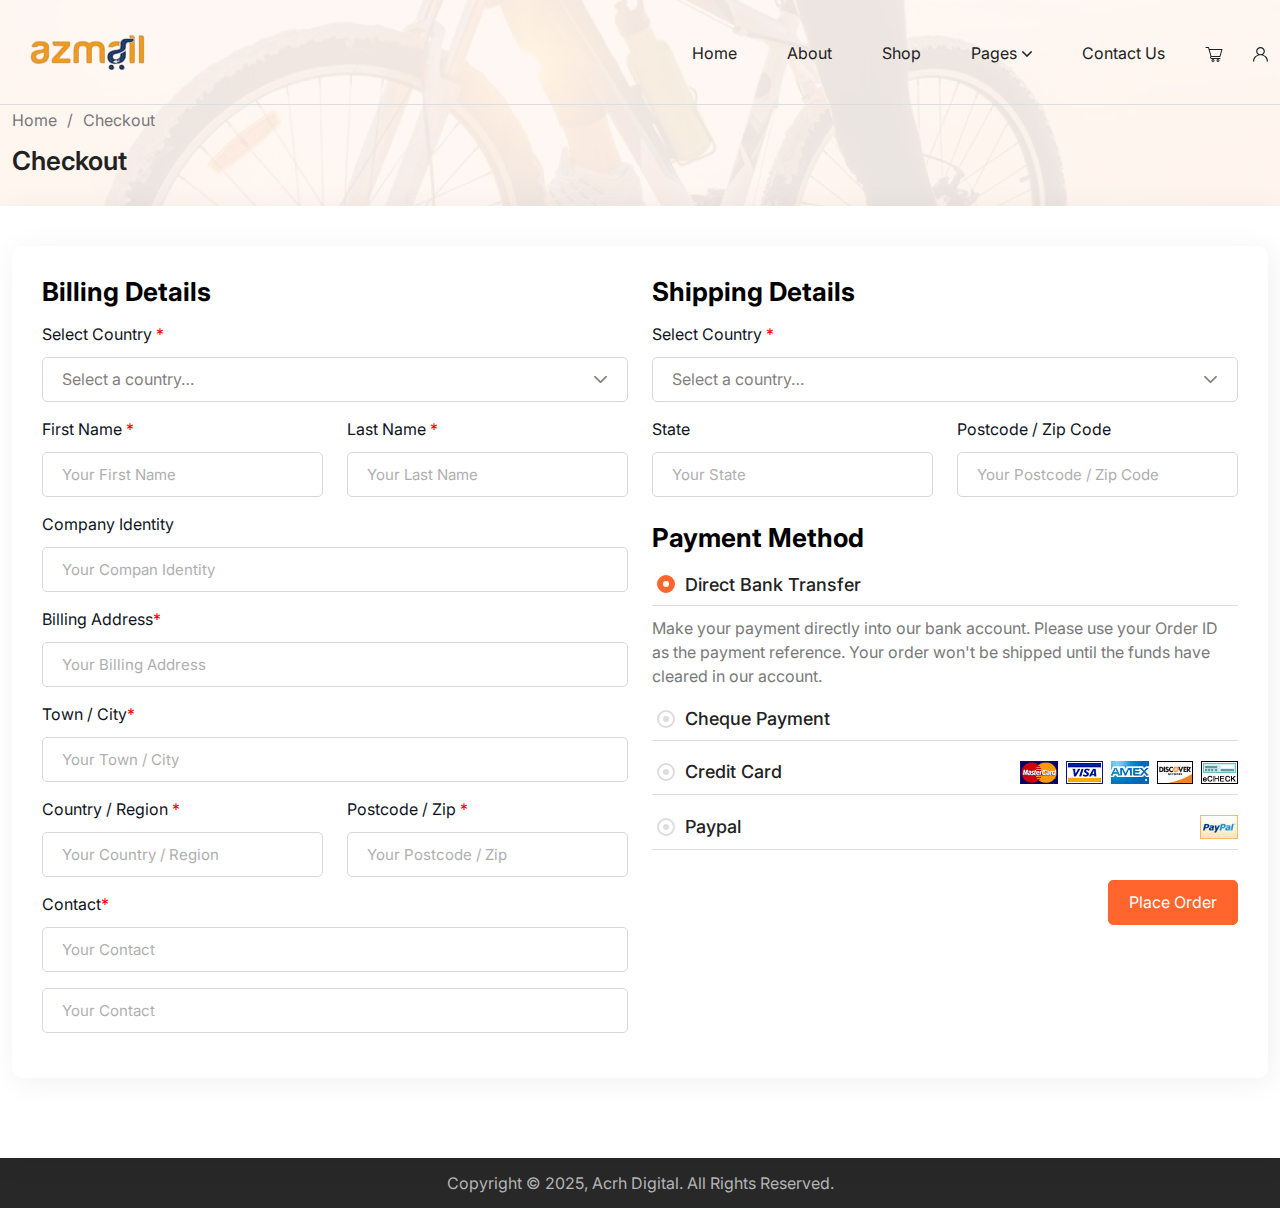
<file: checkout.html>
<!DOCTYPE html>
<html lang="az">
  <!-- Begin Head -->
  <head>
    <title>Azmall Az</title>
    <meta charset="UTF-8" />
    <meta
      name="description"
      content="Bicycle Shop; Sizə uyğun məhsulu tapın; Onlayn alış-veriş mağazası; Tək şəxsiyyət vəsiqəsi ilə kredit"
    />
    <meta name="keywords" content="Azmall Az, Velosiped, Uşaq arabası, Yolka" />
    <meta name="author" content="Muzaffar Mustafayev" />
    <meta name="viewport" content="width=device-width, initial-scale=1.0" />
    <!-- font-family  -->

    <link
      href="https://fonts.googleapis.com/css2?family=Inter:ital,opsz,wght@0,14..32,100..900;1,14..32,100..900&amp;display=swap"
      rel="stylesheet"
    />
    <!-- custom css link -->
    <link rel="stylesheet" href="assets/css/bootstrap.min.css" />
    <link rel="stylesheet" href="assets/css/font-awesome.min.css" />
    <link rel="stylesheet" href="assets/css/select2.min.css" />
    <link rel="stylesheet" href="assets/css/flatpickr.min.css" />
    <link rel="stylesheet" href="assets/css/swiper-bundle.min.css" />
    <link rel="stylesheet" href="assets/css/magnific-popup.css" />
    <link rel="stylesheet" href="assets/css/jquery-ui.min.css" />
    <link rel="stylesheet" href="assets/css/style.css" />
    <link rel="stylesheet" href="assets/css/responsive.css" />
    <!-- favicon -->
    <link rel="icon" type="image/png" href="assets/images/favicon.png" />
  </head>

  <body>
    <!------------- Loader start ----------->
    <div class="cyc-loader">
      <div class="cyc-spin">
        <img src="assets/images/loader.gif" alt="loader" />
      </div>
    </div>
    <!------------- Loader End ----------->
    <!------------- Header Section start ----------->
    <div class="cyc-menu-wrapper">
      <div class="container-fluid">
        <div class="row align-items-center">
          <div class="col-lg-5 col-md-4 col-sm-6 col-8">
            <div class="cyc-menu-logo">
              <a href="index.html"><img src="assets/images/Logo.png" /></a>
            </div>
          </div>
          <div class="col-lg-7 col-md-7 col-sm-6 col-4">
            <div class="cyc-navmenu-wrapper">
              <div class="cyc-navmenu">
                <ul>
                  <li><a href="index.html">Home</a></li>
                  <li><a href="about.html">About</a></li>
                  <li><a href="shop.html">Shop</a></li>
                  <li class="cyc-has-menu">
                    <a href="javascript:void(0)"
                      >Pages
                      <svg
                        version="1.1"
                        x="0"
                        y="0"
                        viewBox="0 0 491.996 491.996"
                        style="enable-background: new 0 0 512 512"
                      >
                        <g>
                          <path
                            d="m484.132 124.986-16.116-16.228c-5.072-5.068-11.82-7.86-19.032-7.86-7.208 0-13.964 2.792-19.036 7.86l-183.84 183.848L62.056 108.554c-5.064-5.068-11.82-7.856-19.028-7.856s-13.968 2.788-19.036 7.856l-16.12 16.128c-10.496 10.488-10.496 27.572 0 38.06l219.136 219.924c5.064 5.064 11.812 8.632 19.084 8.632h.084c7.212 0 13.96-3.572 19.024-8.632l218.932-219.328c5.072-5.064 7.856-12.016 7.864-19.224 0-7.212-2.792-14.068-7.864-19.128z"
                            opacity="1"
                          ></path>
                        </g>
                      </svg>
                    </a>
                    <ul class="cyc-submenu">
                      <li><a href="blog.html">Blog</a></li>
                      <li><a href="blog-single.html">Blog Single</a></li>
                      <li><a href="shop-single.html">Shop Single</a></li>
                      <li><a href="cart.html">Cart</a></li>
                      <li class="active">
                        <a href="checkout.html">Checkout</a>
                      </li>
                    </ul>
                  </li>
                  <li><a href="contact.html">Contact Us</a></li>
                </ul>
              </div>
              <div class="cyc-toggle-btn">
                <span></span>
                <span></span>
                <span></span>
              </div>
              <div class="cyc-cart-icon">
                <a href="javascript:void(0);">
                  <span>
                    <svg
                      width="18"
                      height="16"
                      viewBox="0 0 18 16"
                      fill="none"
                      xmlns="http://www.w3.org/2000/svg"
                    >
                      <path
                        d="M4.02066 3.48001H17L15.0083 10.48H6.01235M6.01235 10.48L5.73822 11.0328C5.4071 11.6978 5.8886 12.48 6.62901 12.48H15.0083M6.01235 10.48L3.45177 1.48001H1M8.99994 14.48C8.99994 14.6778 8.94154 14.8711 8.83211 15.0356C8.72269 15.2 8.56716 15.3282 8.38519 15.4039C8.20323 15.4796 8.00299 15.4994 7.80982 15.4608C7.61664 15.4222 7.4392 15.327 7.29993 15.1871C7.16066 15.0473 7.06581 14.8691 7.02739 14.6751C6.98896 14.4811 7.00868 14.2801 7.08406 14.0973C7.15943 13.9146 7.28707 13.7584 7.45084 13.6485C7.6146 13.5387 7.80714 13.48 8.0041 13.48C8.26821 13.48 8.52151 13.5854 8.70827 13.7729C8.89502 13.9604 8.99994 14.2148 8.99994 14.48ZM14.0125 14.48C14.0125 14.6778 13.9541 14.8711 13.8447 15.0356C13.7353 15.2 13.5797 15.3282 13.3978 15.4039C13.2158 15.4796 13.0156 15.4994 12.8224 15.4608C12.6292 15.4222 12.4518 15.327 12.3125 15.1871C12.1732 15.0473 12.0784 14.8691 12.04 14.6751C12.0016 14.4811 12.0213 14.2801 12.0966 14.0973C12.172 13.9146 12.2997 13.7584 12.4634 13.6485C12.6272 13.5387 12.8197 13.48 13.0167 13.48C13.2808 13.48 13.5341 13.5854 13.7209 13.7729C13.9076 13.9604 14.0125 14.2148 14.0125 14.48Z"
                        stroke="#222222"
                        stroke-width="1.00714"
                        stroke-linecap="round"
                        stroke-linejoin="round"
                      />
                    </svg>
                  </span>
                </a>
                <ul class="cyc-cart-details">
                  <li class="cyc-cartdetail-sec">
                    <div class="cyc-cartdetail-img">
                      <a href="cart.html"
                        ><img src="assets/images/single-pro1.png" alt="img"
                      /></a>
                    </div>
                    <div class="cyc-cartdetail-text">
                      <h3><a href="cart.html">Cyclocross Bike</a></h3>
                      <p>$60</p>
                    </div>
                    <a href="javascript:void(0);" class="cart-close">×</a>
                  </li>
                  <li class="cyc-cartdetail-sec">
                    <div class="cyc-cartdetail-img">
                      <a href="cart.html"
                        ><img src="assets/images/single-pro1.png" alt="img"
                      /></a>
                    </div>
                    <div class="cyc-cartdetail-text">
                      <h3><a href="cart.html">Cyclocross Bike</a></h3>
                      <p>$60</p>
                    </div>
                    <a href="javascript:void(0);" class="cart-close">×</a>
                  </li>
                  <li>
                    <div class="cyc-carttotal">
                      <h4>Total <span>$120</span></h4>
                    </div>
                  </li>
                  <li>
                    <div class="cyc-cartbtn">
                      <a href="cart.html" class="cyc-btn">View Cart</a>
                      <a href="checkout.html" class="cyc-btn">Checkout</a>
                    </div>
                  </li>
                </ul>
              </div>
              <div class="cyc-admin-icon">
                <a href="profile.html">
                  <span>
                    <svg
                      width="15"
                      height="15"
                      viewBox="0 0 15 15"
                      fill="none"
                      xmlns="http://www.w3.org/2000/svg"
                    >
                      <path
                        d="M12.8033 9.36054C11.9864 8.572 11.0141 7.98824 9.95329 7.63487C11.0895 6.87945 11.8359 5.61519 11.8359 4.18563C11.8359 1.87768 9.89083 0 7.5 0C5.10917 0 3.16406 1.87768 3.16406 4.18563C3.16406 5.61519 3.91052 6.87945 5.04674 7.63487C3.9859 7.98824 3.01359 8.572 2.19671 9.36054C0.780147 10.728 0 12.5461 0 14.48H1.17188C1.17188 11.1116 4.01065 8.37126 7.5 8.37126C10.9893 8.37126 13.8281 11.1116 13.8281 14.48H15C15 12.5461 14.2199 10.728 12.8033 9.36054ZM7.5 7.24001C5.75534 7.24001 4.33594 5.86983 4.33594 4.18563C4.33594 2.50142 5.75534 1.13125 7.5 1.13125C9.24466 1.13125 10.6641 2.50142 10.6641 4.18563C10.6641 5.86983 9.24466 7.24001 7.5 7.24001Z"
                        fill="#222222"
                      />
                    </svg>
                  </span>
                </a>
              </div>
            </div>
          </div>
        </div>
      </div>
    </div>
    <!------------- Header Section End ----------->
    <!------------- Breadcrumb Section start ----------->
    <div class="cyc-bread-section">
      <div class="cyc-breadcrumb-wrapper">
        <div class="container-fluid">
          <div class="row">
            <div class="col-lg-12 col-md-12 col-sm-12">
              <div class="cyc-bread-content">
                <div class="cyc-bread-list">
                  <span>
                    <a href="index.html">Home</a>
                  </span>
                  <span class="cyc-active-page">Checkout</span>
                </div>
                <h2>Checkout</h2>
              </div>
            </div>
          </div>
        </div>
      </div>
    </div>
    <!------------- Breadcrumb Section end ----------->
    <!------------- Cart page Section start ----------->
    <div class="cyc-bgcover cyc-checkout-wrapper">
      <div class="container-fluid">
        <div class="row">
          <div class="col-lg-12 col-md-12 col-sm-12">
            <div class="cyc-checkout-table-wrapper">
              <form class="cyc-checkout-form-sec">
                <div class="row">
                  <div class="col-lg-6 col-md-6 col-sm-12">
                    <div class="cyc-checkout-head">
                      <h3>Billing Details</h3>
                    </div>
                    <div class="row">
                      <div class="col-lg-12 col-md-12 col-sm-12">
                        <div class="cyc-form-input cyc-checkout-form">
                          <label>Select Country <span>*</span></label>
                          <select class="mySelect">
                            <option value="0">Select a country…</option>
                            <option value="1">Åland Islands</option>
                            <option value="2">Algeria</option>
                            <option value="3">Australia</option>
                            <option value="4">Brazil</option>
                            <option value="5">India</option>
                            <option value="6">Switzerland</option>
                            <option value="7">United Kingdom (UK)</option>
                            <option value="8">United States (US)</option>
                          </select>
                        </div>
                      </div>
                      <div class="col-lg-6 col-md-12 col-sm-12">
                        <div class="cyc-form-input cyc-checkout-form">
                          <label>First Name <span>*</span></label>
                          <input
                            type="text"
                            class="form-control"
                            placeholder="Your First Name"
                          />
                        </div>
                      </div>
                      <div class="col-lg-6 col-md-12 col-sm-12">
                        <div class="cyc-form-input cyc-checkout-form">
                          <label>Last Name <span>*</span></label>
                          <input
                            type="text"
                            class="form-control"
                            placeholder="Your Last Name"
                          />
                        </div>
                      </div>
                      <div class="col-lg-12 col-md-12 col-sm-12">
                        <div class="cyc-form-input cyc-checkout-form">
                          <label>Company Identity</label>
                          <input
                            type="text"
                            class="form-control"
                            placeholder="Your Compan Identity"
                          />
                        </div>
                      </div>
                      <div class="col-lg-12 col-md-12 col-sm-12">
                        <div class="cyc-form-input cyc-checkout-form">
                          <label>Billing Address<span>*</span></label>
                          <input
                            type="text"
                            class="form-control"
                            placeholder="Your Billing Address"
                          />
                        </div>
                      </div>
                      <div class="col-lg-12 col-md-12 col-sm-12">
                        <div class="cyc-form-input cyc-checkout-form">
                          <label>Town / City<span>*</span></label>
                          <input
                            type="text"
                            class="form-control"
                            placeholder="Your Town / City"
                          />
                        </div>
                      </div>
                      <div class="col-lg-6 col-md-12 col-sm-12">
                        <div class="cyc-form-input cyc-checkout-form">
                          <label>Country / Region <span>*</span></label>
                          <input
                            type="text"
                            class="form-control"
                            placeholder="Your Country / Region"
                          />
                        </div>
                      </div>
                      <div class="col-lg-6 col-md-12 col-sm-12">
                        <div class="cyc-form-input cyc-checkout-form">
                          <label>Postcode / Zip <span>*</span></label>
                          <input
                            type="text"
                            class="form-control"
                            placeholder="Your Postcode / Zip"
                          />
                        </div>
                      </div>
                      <div class="col-lg-12 col-md-12 col-sm-12">
                        <div class="cyc-form-input cyc-checkout-form">
                          <label>Contact<span>*</span></label>
                          <input
                            type="text"
                            class="form-control"
                            placeholder="Your Contact"
                          />
                          <input
                            type="text"
                            class="form-control mt-3"
                            placeholder="Your Contact"
                          />
                        </div>
                      </div>
                    </div>
                  </div>
                  <div class="col-lg-6 col-md-6 col-sm-12">
                    <div class="cyc-checkout-head">
                      <h3>Shipping Details</h3>
                    </div>
                    <div class="row">
                      <div class="col-lg-12 col-md-12 col-sm-12">
                        <div class="cyc-form-input cyc-checkout-form">
                          <label>Select Country <span>*</span></label>
                          <select class="mySelect">
                            <option value="0">Select a country…</option>
                            <option value="1">Åland Islands</option>
                            <option value="2">Algeria</option>
                            <option value="3">Australia</option>
                            <option value="4">Brazil</option>
                            <option value="5">India</option>
                            <option value="6">Switzerland</option>
                            <option value="7">United Kingdom (UK)</option>
                            <option value="8">United States (US)</option>
                          </select>
                        </div>
                      </div>
                      <div class="col-lg-6 col-md-12 col-sm-12">
                        <div class="cyc-form-input cyc-checkout-form">
                          <label>State</label>
                          <input
                            type="text"
                            class="form-control"
                            placeholder="Your State"
                          />
                        </div>
                      </div>
                      <div class="col-lg-6 col-md-12 col-sm-12">
                        <div class="cyc-form-input cyc-checkout-form">
                          <label>Postcode / Zip Code</label>
                          <input
                            type="text"
                            class="form-control"
                            placeholder="Your Postcode / Zip Code"
                          />
                        </div>
                      </div>
                      <div class="col-lg-12 col-md-12 col-sm-12">
                        <div class="cyc-checkout-head cyc-woocommerce-payment">
                          <h3>Payment Method</h3>
                          <div class="payment-method methods">
                            <div class="cyc-checkout-payment">
                              <div class="cyc-chkout-flex">
                                <div class="cyc-rate">
                                  <div class="custom-checkbox">
                                    <input
                                      type="radio"
                                      value="dbt"
                                      id="c1"
                                      name="checkout"
                                      checked
                                    />
                                    <label for="c1"></label>
                                  </div>
                                </div>
                                <h4>Direct Bank Transfer</h4>
                              </div>
                              <div
                                class="payment_box"
                                data-period="dbt"
                                style="display: block"
                              >
                                <p class="cyc-para">
                                  Make your payment directly into our bank
                                  account. Please use your Order ID as the
                                  payment reference. Your order won't be shipped
                                  until the funds have cleared in our account.
                                </p>
                              </div>
                            </div>
                            <div class="cyc-checkout-payment">
                              <div class="cyc-chkout-flex">
                                <div class="cyc-rate">
                                  <div class="custom-checkbox">
                                    <input
                                      type="radio"
                                      value="cheque_payment"
                                      id="c2"
                                      name="checkout"
                                    />
                                    <label for="c2"></label>
                                  </div>
                                </div>
                                <h4>Cheque Payment</h4>
                              </div>
                              <div
                                class="payment_box"
                                data-period="cheque_payment"
                              >
                                <p class="cyc-para">
                                  Make your payment directly into our bank
                                  account. Please use your Order ID as the
                                  payment reference. Your order won't be shipped
                                  until the funds have cleared in our account.
                                </p>
                              </div>
                            </div>
                            <div class="cyc-checkout-payment">
                              <div class="cyc-chkout-flex">
                                <div class="cyc-rate">
                                  <div class="custom-checkbox">
                                    <input
                                      type="radio"
                                      value="credit_card"
                                      id="c3"
                                      name="checkout"
                                    />
                                    <label for="c3"></label>
                                  </div>
                                </div>
                                <h4>Credit Card</h4>
                                <img
                                  src="assets/images/cards.jpg"
                                  alt="card"
                                  class="pull-right"
                                />
                              </div>
                              <div
                                class="payment_box"
                                data-period="credit_card"
                              >
                                <p class="cyc-para">
                                  Make your payment directly into our bank
                                  account. Please use your Order ID as the
                                  payment reference. Your order won't be shipped
                                  until the funds have cleared in our account.
                                </p>
                              </div>
                            </div>
                            <div class="cyc-checkout-payment">
                              <div class="cyc-chkout-flex">
                                <div class="cyc-rate">
                                  <div class="custom-checkbox">
                                    <input
                                      type="radio"
                                      value="paypal"
                                      id="c4"
                                      name="checkout"
                                    />
                                    <label for="c4"></label>
                                  </div>
                                </div>
                                <h4>Paypal</h4>
                                <img
                                  src="assets/images/paypal.jpg"
                                  alt="card"
                                  class="pull-right"
                                />
                              </div>
                              <div class="payment_box" data-period="paypal">
                                <p class="cyc-para">
                                  Make your payment directly into our bank
                                  account. Please use your Order ID as the
                                  payment reference. Your order won't be shipped
                                  until the funds have cleared in our account.
                                </p>
                              </div>
                            </div>
                          </div>
                        </div>
                      </div>
                      <div class="col-lg-12 col-md-12 col-sm-12">
                        <div class="cyc-checkout-order">
                          <button type="button" class="cyc-btn">
                            Place Order
                          </button>
                        </div>
                      </div>
                    </div>
                  </div>
                </div>
              </form>
            </div>
          </div>
        </div>
      </div>
    </div>
    <!------------- Cart page Section end ----------->
    <!------------- copyright Section start ----------->
    <div class="cyc-copyright-section">
      <p>Copyright © 2025, Acrh Digital. All Rights Reserved.</p>
    </div>
    <!------------- copyright Section end ----------->
    <!-- custom link  -->
    <script src="assets/js/jquery.js"></script>
    <script src="assets/js/bootstrap.bundle.min.js"></script>
    <script src="assets/js/select2.min.js"></script>
    <script src="assets/js/SmoothScroll.min.js"></script>
    <script src="assets/js/flatpickr.js"></script>
    <script src="assets/js/vanilla-tilt.min.js"></script>
    <script src="assets/js/swiper-bundle.min.js"></script>
    <script src="assets/js/jquery.magnific-popup.min.js"></script>
    <script src="assets/js/jquery-ui.min.js"></script>
    <script src="assets/js/custom.js"></script>
  </body>
</html>
</file>
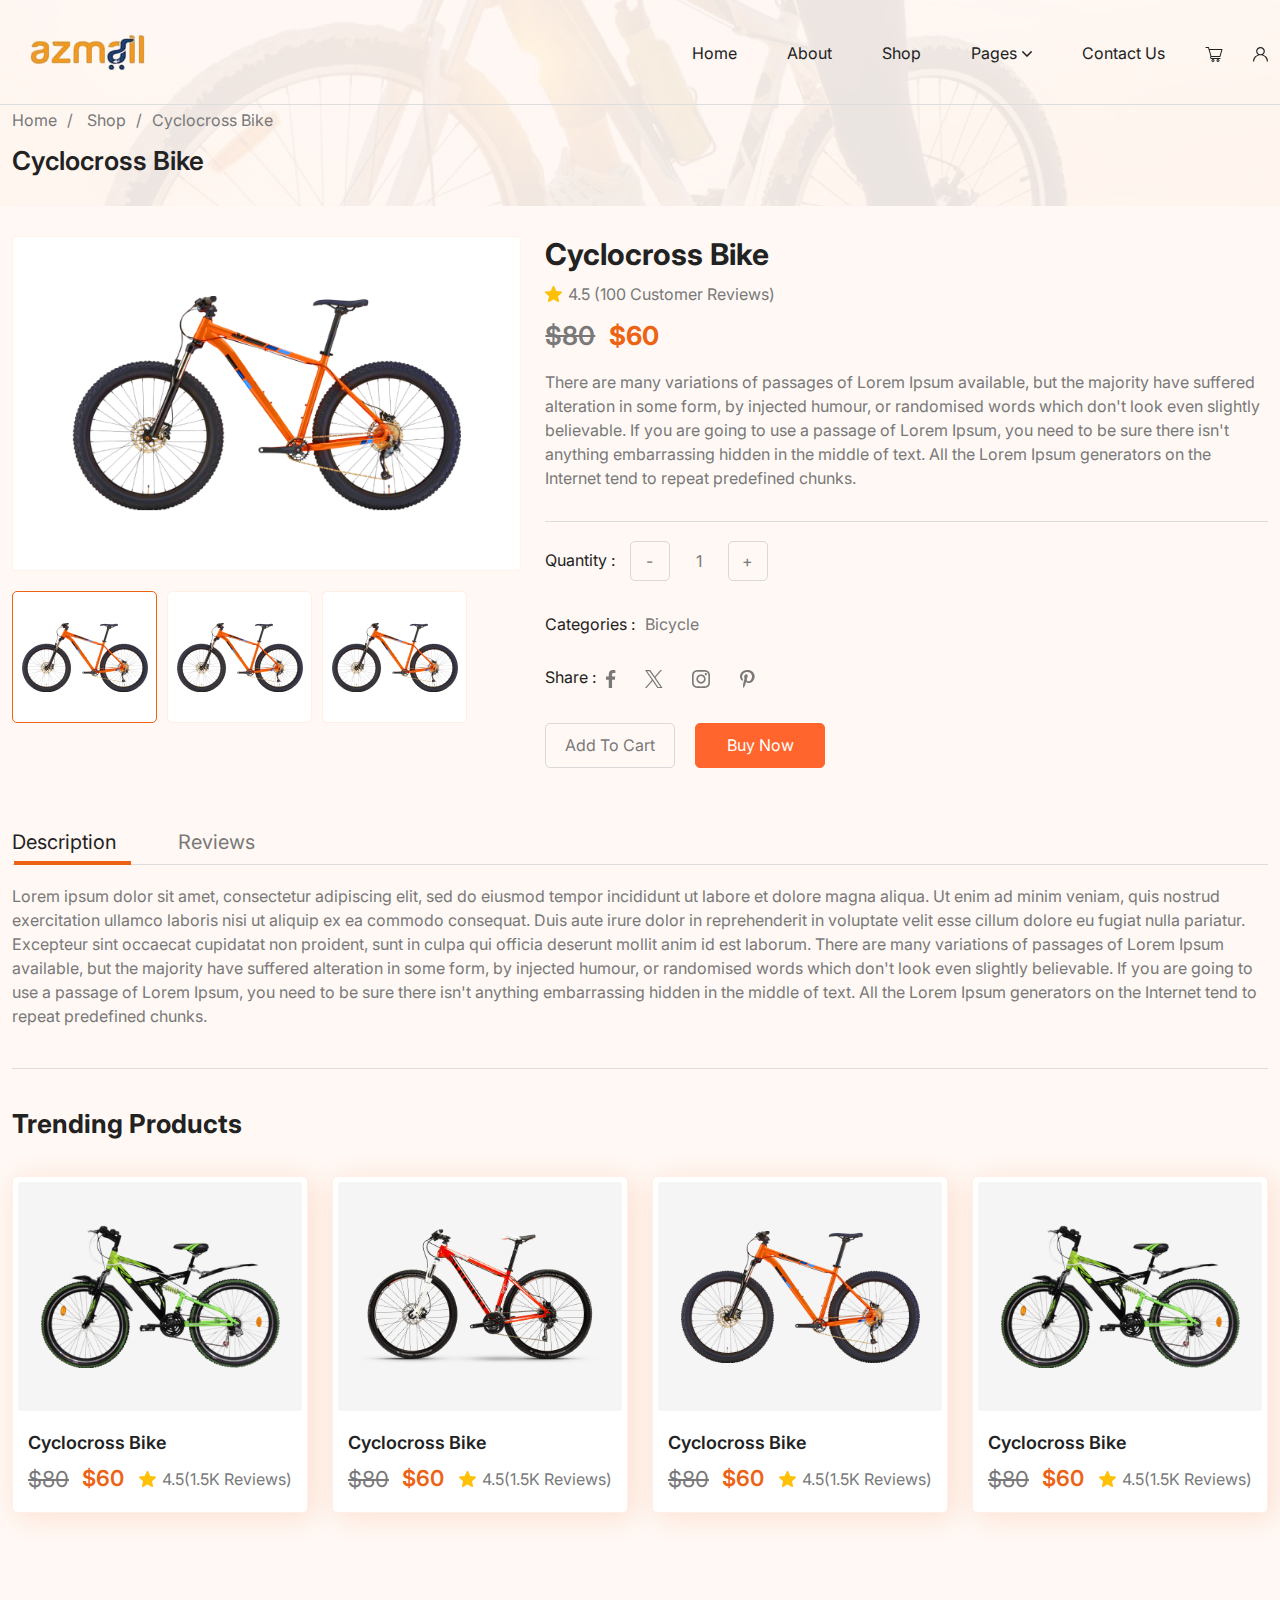
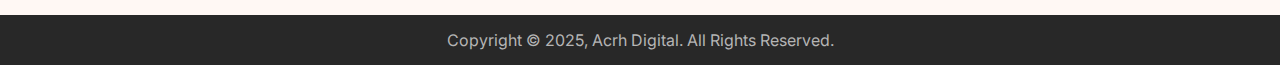
<file: shop-single.html>
<!DOCTYPE html>
<html lang="az">
  <!-- Begin Head -->
  <head>
    <title>Azmall Az</title>
    <meta charset="UTF-8" />
    <meta
      name="description"
      content="Bicycle Shop; Sizə uyğun məhsulu tapın; Onlayn alış-veriş mağazası; Tək şəxsiyyət vəsiqəsi ilə kredit"
    />
    <meta name="keywords" content="Azmall Az, Velosiped, Uşaq arabası, Yolka" />
    <meta name="author" content="Muzaffar Mustafayev" />
    <meta name="viewport" content="width=device-width, initial-scale=1.0" />
    <!-- font-family  -->

    <link
      href="https://fonts.googleapis.com/css2?family=Inter:ital,opsz,wght@0,14..32,100..900;1,14..32,100..900&amp;display=swap"
      rel="stylesheet"
    />
    <!-- custom css link -->
    <link rel="stylesheet" href="assets/css/bootstrap.min.css" />
    <link rel="stylesheet" href="assets/css/font-awesome.min.css" />
    <!-- <link rel="stylesheet" href="assets/css/select2.min.css" /> -->
    <!-- <link rel="stylesheet" href="assets/css/flatpickr.min.css" /> -->
    <link rel="stylesheet" href="assets/css/swiper-bundle.min.css" />
    <!-- <link rel="stylesheet" href="assets/css/magnific-popup.css" /> -->
    <link rel="stylesheet" href="assets/css/jquery-ui.min.css" />
    <link rel="stylesheet" href="assets/css/style.css" />
    <link rel="stylesheet" href="assets/css/responsive.css" />
    <!-- favicon -->
    <link rel="icon" type="image/png" href="assets/images/favicon.png" />
  </head>

  <body>
    <!------------- Loader start ----------->
    <div class="cyc-loader">
      <div class="cyc-spin">
        <img src="assets/images/loader.gif" alt="loader" />
      </div>
    </div>
    <!------------- Loader End ----------->
    <!------------- Header Section start ----------->
    <div class="cyc-menu-wrapper">
      <div class="container-fluid">
        <div class="row align-items-center">
          <div class="col-lg-5 col-md-4 col-sm-6 col-8">
            <div class="cyc-menu-logo">
              <a href="index.html"><img src="assets/images/Logo.png" /></a>
            </div>
          </div>
          <div class="col-lg-7 col-md-7 col-sm-6 col-4">
            <div class="cyc-navmenu-wrapper">
              <div class="cyc-navmenu">
                <ul>
                  <li><a href="index.html">Home</a></li>
                  <li><a href="about.html">About</a></li>
                  <li><a href="shop.html">Shop</a></li>
                  <li class="cyc-has-menu">
                    <a href="javascript:void(0)"
                      >Pages
                      <svg
                        version="1.1"
                        x="0"
                        y="0"
                        viewBox="0 0 491.996 491.996"
                        style="enable-background: new 0 0 512 512"
                      >
                        <g>
                          <path
                            d="m484.132 124.986-16.116-16.228c-5.072-5.068-11.82-7.86-19.032-7.86-7.208 0-13.964 2.792-19.036 7.86l-183.84 183.848L62.056 108.554c-5.064-5.068-11.82-7.856-19.028-7.856s-13.968 2.788-19.036 7.856l-16.12 16.128c-10.496 10.488-10.496 27.572 0 38.06l219.136 219.924c5.064 5.064 11.812 8.632 19.084 8.632h.084c7.212 0 13.96-3.572 19.024-8.632l218.932-219.328c5.072-5.064 7.856-12.016 7.864-19.224 0-7.212-2.792-14.068-7.864-19.128z"
                            opacity="1"
                          ></path>
                        </g>
                      </svg>
                    </a>
                    <ul class="cyc-submenu">
                      <li><a href="blog.html">Blog</a></li>
                      <li><a href="blog-single.html">Blog Single</a></li>
                      <li class="active">
                        <a href="shop-single.html">Shop Single</a>
                      </li>
                      <li><a href="cart.html">Cart</a></li>
                      <li><a href="checkout.html">Checkout</a></li>
                    </ul>
                  </li>
                  <li><a href="contact.html">Contact Us</a></li>
                </ul>
              </div>
              <div class="cyc-toggle-btn">
                <span></span>
                <span></span>
                <span></span>
              </div>
              <div class="cyc-cart-icon">
                <a href="javascript:void(0);">
                  <span>
                    <svg
                      width="18"
                      height="16"
                      viewBox="0 0 18 16"
                      fill="none"
                      xmlns="http://www.w3.org/2000/svg"
                    >
                      <path
                        d="M4.02066 3.48001H17L15.0083 10.48H6.01235M6.01235 10.48L5.73822 11.0328C5.4071 11.6978 5.8886 12.48 6.62901 12.48H15.0083M6.01235 10.48L3.45177 1.48001H1M8.99994 14.48C8.99994 14.6778 8.94154 14.8711 8.83211 15.0356C8.72269 15.2 8.56716 15.3282 8.38519 15.4039C8.20323 15.4796 8.00299 15.4994 7.80982 15.4608C7.61664 15.4222 7.4392 15.327 7.29993 15.1871C7.16066 15.0473 7.06581 14.8691 7.02739 14.6751C6.98896 14.4811 7.00868 14.2801 7.08406 14.0973C7.15943 13.9146 7.28707 13.7584 7.45084 13.6485C7.6146 13.5387 7.80714 13.48 8.0041 13.48C8.26821 13.48 8.52151 13.5854 8.70827 13.7729C8.89502 13.9604 8.99994 14.2148 8.99994 14.48ZM14.0125 14.48C14.0125 14.6778 13.9541 14.8711 13.8447 15.0356C13.7353 15.2 13.5797 15.3282 13.3978 15.4039C13.2158 15.4796 13.0156 15.4994 12.8224 15.4608C12.6292 15.4222 12.4518 15.327 12.3125 15.1871C12.1732 15.0473 12.0784 14.8691 12.04 14.6751C12.0016 14.4811 12.0213 14.2801 12.0966 14.0973C12.172 13.9146 12.2997 13.7584 12.4634 13.6485C12.6272 13.5387 12.8197 13.48 13.0167 13.48C13.2808 13.48 13.5341 13.5854 13.7209 13.7729C13.9076 13.9604 14.0125 14.2148 14.0125 14.48Z"
                        stroke="#222222"
                        stroke-width="1.00714"
                        stroke-linecap="round"
                        stroke-linejoin="round"
                      />
                    </svg>
                  </span>
                </a>
                <ul class="cyc-cart-details">
                  <li class="cyc-cartdetail-sec">
                    <div class="cyc-cartdetail-img">
                      <a href="cart.html"
                        ><img src="assets/images/single-pro1.png" alt="img"
                      /></a>
                    </div>
                    <div class="cyc-cartdetail-text">
                      <h3><a href="cart.html">Cyclocross Bike</a></h3>
                      <p>$60</p>
                    </div>
                    <a href="javascript:void(0);" class="cart-close">×</a>
                  </li>
                  <li class="cyc-cartdetail-sec">
                    <div class="cyc-cartdetail-img">
                      <a href="cart.html"
                        ><img src="assets/images/single-pro1.png" alt="img"
                      /></a>
                    </div>
                    <div class="cyc-cartdetail-text">
                      <h3><a href="cart.html">Cyclocross Bike</a></h3>
                      <p>$60</p>
                    </div>
                    <a href="javascript:void(0);" class="cart-close">×</a>
                  </li>
                  <li>
                    <div class="cyc-carttotal">
                      <h4>Total <span>$120</span></h4>
                    </div>
                  </li>
                  <li>
                    <div class="cyc-cartbtn">
                      <a href="cart.html" class="cyc-btn">View Cart</a>
                      <a href="checkout.html" class="cyc-btn">Checkout</a>
                    </div>
                  </li>
                </ul>
              </div>
              <div class="cyc-admin-icon">
                <a href="profile.html">
                  <span>
                    <svg
                      width="15"
                      height="15"
                      viewBox="0 0 15 15"
                      fill="none"
                      xmlns="http://www.w3.org/2000/svg"
                    >
                      <path
                        d="M12.8033 9.36054C11.9864 8.572 11.0141 7.98824 9.95329 7.63487C11.0895 6.87945 11.8359 5.61519 11.8359 4.18563C11.8359 1.87768 9.89083 0 7.5 0C5.10917 0 3.16406 1.87768 3.16406 4.18563C3.16406 5.61519 3.91052 6.87945 5.04674 7.63487C3.9859 7.98824 3.01359 8.572 2.19671 9.36054C0.780147 10.728 0 12.5461 0 14.48H1.17188C1.17188 11.1116 4.01065 8.37126 7.5 8.37126C10.9893 8.37126 13.8281 11.1116 13.8281 14.48H15C15 12.5461 14.2199 10.728 12.8033 9.36054ZM7.5 7.24001C5.75534 7.24001 4.33594 5.86983 4.33594 4.18563C4.33594 2.50142 5.75534 1.13125 7.5 1.13125C9.24466 1.13125 10.6641 2.50142 10.6641 4.18563C10.6641 5.86983 9.24466 7.24001 7.5 7.24001Z"
                        fill="#222222"
                      />
                    </svg>
                  </span>
                </a>
              </div>
            </div>
          </div>
        </div>
      </div>
    </div>
    <!------------- Header Section End ----------->
    <!------------- Breadcrumb Section start ----------->
    <div class="cyc-bread-section">
      <div class="cyc-breadcrumb-wrapper">
        <div class="container-fluid">
          <div class="row">
            <div class="col-lg-12 col-md-12 col-sm-12">
              <div class="cyc-bread-content">
                <div class="cyc-bread-list">
                  <span>
                    <a href="index.html">Home</a>
                  </span>
                  <span>
                    <a href="index.html">Shop</a>
                  </span>
                  <span class="cyc-active-page">Cyclocross Bike</span>
                </div>
                <h2>Cyclocross Bike</h2>
              </div>
            </div>
          </div>
        </div>
      </div>
    </div>
    <!------------- Breadcrumb Section end ----------->
    <!------------- Shop single Section Start ----------->
    <div class="cyc-bgcover cyc-shopsing-section">
      <div class="container-fluid">
        <div class="row">
          <div class="col-lg-5 col-md-5 col-sm-12">
            <div class="cyc-shopsin-tabsec">
              <div class="tab-content" id="myTabContent1">
                <div
                  class="tab-pane fade show active"
                  id="pro1"
                  role="tabpanel"
                  aria-labelledby="pro1-tab"
                >
                  <img src="assets/images/shopsin-b1.png" alt="image" />
                </div>
                <div
                  class="tab-pane fade"
                  id="pro2"
                  role="tabpanel"
                  aria-labelledby="pro2-tab"
                >
                  <img src="assets/images/shopsin-b1.png" alt="image" />
                </div>
                <div
                  class="tab-pane fade"
                  id="pro3"
                  role="tabpanel"
                  aria-labelledby="pro3-tab"
                >
                  <img src="assets/images/shopsin-b1.png" alt="image" />
                </div>
              </div>
              <ul class="nav nav-tabs" id="myTab1" role="tablist">
                <li class="nav-item" role="presentation">
                  <button
                    class="nav-link active"
                    id="pro1-tab"
                    data-bs-toggle="tab"
                    data-bs-target="#pro1"
                    type="button"
                    role="tab"
                    aria-controls="pro1"
                    aria-selected="true"
                  >
                    <img src="assets/images/shopsin-s1.png" alt="img" />
                  </button>
                </li>
                <li class="nav-item" role="presentation">
                  <button
                    class="nav-link"
                    id="pro2-tab"
                    data-bs-toggle="tab"
                    data-bs-target="#pro2"
                    type="button"
                    role="tab"
                    aria-controls="pro2"
                    aria-selected="false"
                  >
                    <img src="assets/images/shopsin-s2.png" alt="img" />
                  </button>
                </li>
                <li class="nav-item" role="presentation">
                  <button
                    class="nav-link"
                    id="pro3-tab"
                    data-bs-toggle="tab"
                    data-bs-target="#pro3"
                    type="button"
                    role="tab"
                    aria-controls="pro3"
                    aria-selected="false"
                  >
                    <img src="assets/images/shopsin-s3.png" alt="img" />
                  </button>
                </li>
              </ul>
            </div>
          </div>
          <div class="col-lg-7 col-md-7 col-sm-12">
            <div class="cyc-shopsingle-content">
              <h3>Cyclocross Bike</h3>
              <div class="cyc-grid-star">
                <img src="assets/images/star-icon.png" alt="star" />
                <p>4.5 (100 Customer Reviews)</p>
              </div>
              <div class="cyc-grid-price-sec">
                <p>$80</p>
                <span>$60</span>
              </div>
              <p>
                There are many variations of passages of Lorem Ipsum available,
                but the majority have suffered alteration in some form, by
                injected humour, or randomised words which don't look even
                slightly believable. If you are going to use a passage of Lorem
                Ipsum, you need to be sure there isn't anything embarrassing
                hidden in the middle of text. All the Lorem Ipsum generators on
                the Internet tend to repeat predefined chunks.
              </p>
              <div class="cyc-quantity-sec">
                <h4>Quantity :</h4>
                <div class="cyc-pro-quantity">
                  <button class="shop-sub"><span>-</span></button>
                  <input
                    type="number"
                    class="form-control"
                    value="1"
                    min="1"
                    max="3"
                  />
                  <button class="shop-add"><span>+</span></button>
                </div>
              </div>
              <div class="cyc-quantity-sec cyc-categories">
                <h4>Categories :</h4>
                <p>Bicycle</p>
              </div>
              <div class="cyc-quantity-sec cyc-share">
                <h4>Share :</h4>
                <ul>
                  <li>
                    <a href="javasript:void(0);">
                      <svg
                        width="10"
                        height="18"
                        viewBox="0 0 10 18"
                        fill="none"
                        xmlns="http://www.w3.org/2000/svg"
                      >
                        <path
                          d="M6.06741 18V9.78996H8.82208L9.23536 6.58941H6.06741V4.54632C6.06741 3.61998 6.32359 2.98869 7.65347 2.98869L9.34686 2.98799V0.125307C9.05401 0.0872508 8.04877 0 6.87877 0C4.43564 0 2.76302 1.49127 2.76302 4.22934V6.58941H0V9.78996H2.76302V18H6.06741Z"
                          fill="#797979"
                        />
                      </svg>
                    </a>
                  </li>
                  <li>
                    <a href="javasript:void(0);">
                      <svg
                        width="18"
                        height="18"
                        viewBox="0 0 18 18"
                        fill="none"
                        xmlns="http://www.w3.org/2000/svg"
                      >
                        <path
                          d="M10.4821 7.62177L17.0389 0H15.4852L9.79188 6.61788L5.24467 0H0L6.87627 10.0074L0 18H1.55384L7.5661 11.0113L12.3683 18H17.613L10.4817 7.62177H10.4821ZM8.3539 10.0956L7.65719 9.09906L2.11372 1.16971H4.50033L8.97398 7.56895L9.67069 8.56546L15.4859 16.8835H13.0993L8.3539 10.096V10.0956Z"
                          fill="#797979"
                        />
                      </svg>
                    </a>
                  </li>
                  <li>
                    <a href="javasript:void(0);">
                      <svg
                        width="19"
                        height="18"
                        viewBox="0 0 19 18"
                        fill="none"
                        xmlns="http://www.w3.org/2000/svg"
                      >
                        <path
                          d="M17.9825 5.29207C17.9402 4.33563 17.7853 3.67815 17.5633 3.10836C17.3343 2.50359 16.9821 1.96214 16.5206 1.51202C16.0697 1.0549 15.5237 0.699678 14.9249 0.474704C14.3508 0.253175 13.6956 0.0984571 12.7375 0.0563315C11.7722 0.010549 11.4658 0 9.01765 0C6.5695 0 6.26307 0.010549 5.30139 0.0527449C4.3433 0.0949408 3.68462 0.249729 3.11401 0.471117C2.508 0.699678 1.9656 1.05131 1.51468 1.51202C1.05676 1.96211 0.701087 2.50714 0.47554 3.10492C0.253621 3.67815 0.0986658 4.33211 0.0564308 5.28848C0.0106028 6.25206 0 6.55795 0 9.00179C0 11.4456 0.0106028 11.7516 0.0528378 12.7115C0.095108 13.668 0.250169 14.3254 0.472123 14.8952C0.701087 15.5 1.05676 16.0414 1.51468 16.4916C1.9656 16.9487 2.51159 17.3039 3.11042 17.5289C3.68459 17.7504 4.33971 17.9051 5.29797 17.9473C6.25948 17.9896 6.56608 18 9.01423 18C11.4624 18 11.7688 17.9896 12.7305 17.9473C13.6886 17.9051 14.3473 17.7504 14.9179 17.5289C15.5172 17.2976 16.0614 16.9438 16.5158 16.4903C16.9702 16.0368 17.3246 15.4935 17.5563 14.8952C17.7781 14.322 17.9332 13.6679 17.9754 12.7115C18.0177 11.7516 18.0283 11.4456 18.0283 9.00179C18.0283 6.55795 18.0247 6.25203 17.9825 5.29207ZM16.3587 12.6412C16.3199 13.5203 16.172 13.995 16.0487 14.3114C15.7457 15.0956 15.1222 15.718 14.3367 16.0204C14.0196 16.1435 13.5407 16.2912 12.6635 16.3297C11.7124 16.3721 11.4272 16.3825 9.02124 16.3825C6.61532 16.3825 6.32651 16.3721 5.37885 16.3297C4.49822 16.2912 4.02268 16.1435 3.70565 16.0204C3.31476 15.8762 2.95895 15.6476 2.6701 15.3488C2.37069 15.0569 2.14173 14.7053 1.99723 14.315C1.87394 13.9986 1.72603 13.5203 1.68739 12.6448C1.64498 11.6954 1.63455 11.4105 1.63455 9.00879C1.63455 6.60711 1.64498 6.3188 1.68739 5.37298C1.72603 4.4939 1.87394 4.0192 1.99723 3.70273C2.14173 3.31234 2.37069 2.95723 2.6737 2.66882C2.96593 2.36993 3.31818 2.14137 3.70925 1.99731C4.02627 1.87424 4.50541 1.72655 5.38244 1.68784C6.33352 1.64564 6.61892 1.63509 9.02466 1.63509C11.4342 1.63509 11.7194 1.64564 12.667 1.68784C13.5477 1.72659 14.0232 1.8742 14.3402 1.99727C14.7311 2.14137 15.087 2.36993 15.3758 2.66882C15.6752 2.96071 15.9042 3.31234 16.0487 3.70273C16.172 4.0192 16.3199 4.49731 16.3586 5.37298C16.4009 6.32239 16.4115 6.60711 16.4115 9.00879C16.4115 11.4105 16.401 11.6918 16.3587 12.6412Z"
                          fill="#797979"
                        />
                        <path
                          d="M9.01785 4.37783C6.46058 4.37783 4.38574 6.44888 4.38574 9.0018C4.38574 11.5547 6.46058 13.6258 9.01785 13.6258C11.5752 13.6258 13.65 11.5547 13.65 9.0018C13.65 6.44888 11.5752 4.37783 9.01785 4.37783ZM9.01785 12.0012C7.35882 12.0012 6.01308 10.6581 6.01308 9.0018C6.01308 7.34554 7.35882 6.00237 9.01782 6.00237C10.677 6.00237 12.0226 7.34554 12.0226 9.0018C12.0226 10.6581 10.677 12.0012 9.01785 12.0012ZM14.9146 4.19498C14.9146 4.79114 14.4304 5.27449 13.8331 5.27449C13.2359 5.27449 12.7517 4.79114 12.7517 4.19498C12.7517 3.59875 13.2359 3.11554 13.8331 3.11554C14.4304 3.11554 14.9146 3.59872 14.9146 4.19498Z"
                          fill="#797979"
                        />
                      </svg>
                    </a>
                  </li>
                  <li>
                    <a href="javasript:void(0);">
                      <svg
                        width="15"
                        height="18"
                        viewBox="0 0 15 18"
                        fill="none"
                        xmlns="http://www.w3.org/2000/svg"
                      >
                        <path
                          d="M7.55697 0C2.62362 0 0 3.16139 0 6.60855C0 8.20725 0.89329 10.2008 2.32323 10.8331C2.54036 10.931 2.6585 10.8894 2.70687 10.688C2.74962 10.535 2.93751 9.79807 3.02864 9.45043C3.05676 9.33905 3.04214 9.24229 2.95213 9.13766C2.47736 8.58864 2.10047 7.58847 2.10047 6.65018C2.10047 4.24594 4.01193 1.91146 7.26445 1.91146C10.0771 1.91146 12.0448 3.73854 12.0448 6.35204C12.0448 9.3053 10.4821 11.3484 8.45138 11.3484C7.32746 11.3484 6.49042 10.4663 6.75593 9.37505C7.07657 8.07562 7.70547 6.6783 7.70547 5.74114C7.70547 4.90072 7.2307 4.20544 6.26091 4.20544C5.11673 4.20544 4.18856 5.33837 4.18856 6.85944C4.18856 7.82586 4.53058 8.47838 4.53058 8.47838C4.53058 8.47838 3.39878 13.0506 3.18839 13.9045C2.83288 15.3502 3.23677 17.6914 3.27165 17.8928C3.29302 18.0042 3.4179 18.0391 3.48766 17.9479C3.59904 17.8017 4.9671 15.8497 5.35074 14.4389C5.49025 13.9248 6.0629 11.84 6.0629 11.84C6.43979 12.5207 7.52772 13.0911 8.68652 13.0911C12.1337 13.0911 14.6245 10.0613 14.6245 6.30141C14.6122 2.69675 11.5273 0 7.55697 0Z"
                          fill="#797979"
                        />
                      </svg>
                    </a>
                  </li>
                </ul>
              </div>
              <div class="cyc-shop-sinbtn">
                <a href="cart.html" class="cyc-btn">Add to Cart</a>
                <a href="cart.html" class="cyc-btn">Buy Now</a>
              </div>
            </div>
          </div>
        </div>
        <div class="row">
          <div class="col-lg-12 col-md-12 col-sm-12">
            <div class="cyc-shopsin-tablist">
              <ul class="nav nav-tabs" id="myTab" role="tablist">
                <li class="nav-item" role="presentation">
                  <button
                    class="nav-link active"
                    id="nav-home-tab"
                    data-bs-toggle="tab"
                    data-bs-target="#nav-home"
                    type="button"
                    role="tab"
                    aria-controls="nav-home"
                    aria-selected="true"
                  >
                    Description
                  </button>
                </li>
                <li class="nav-item" role="presentation">
                  <button
                    class="nav-link"
                    id="nav-profile-tab"
                    data-bs-toggle="tab"
                    data-bs-target="#nav-profile"
                    type="button"
                    role="tab"
                    aria-controls="nav-profile"
                    aria-selected="false"
                    tabindex="-1"
                  >
                    Reviews
                  </button>
                </li>
              </ul>
              <div class="tab-content" id="myTabContent">
                <div
                  class="tab-pane fade show active"
                  id="nav-home"
                  role="tabpanel"
                  aria-labelledby="nav-home-tab"
                  tabindex="0"
                >
                  <div class="cyc-product-desc">
                    <p>
                      Lorem ipsum dolor sit amet, consectetur adipiscing elit,
                      sed do eiusmod tempor incididunt ut labore et dolore magna
                      aliqua. Ut enim ad minim veniam, quis nostrud exercitation
                      ullamco laboris nisi ut aliquip ex ea commodo consequat.
                      Duis aute irure dolor in reprehenderit in voluptate velit
                      esse cillum dolore eu fugiat nulla pariatur. Excepteur
                      sint occaecat cupidatat non proident, sunt in culpa qui
                      officia deserunt mollit anim id est laborum. There are
                      many variations of passages of Lorem Ipsum available, but
                      the majority have suffered alteration in some form, by
                      injected humour, or randomised words which don't look even
                      slightly believable. If you are going to use a passage of
                      Lorem Ipsum, you need to be sure there isn't anything
                      embarrassing hidden in the middle of text. All the Lorem
                      Ipsum generators on the Internet tend to repeat predefined
                      chunks.
                    </p>
                  </div>
                </div>
                <div
                  class="tab-pane fade"
                  id="nav-profile"
                  role="tabpanel"
                  aria-labelledby="nav-profile-tab"
                  tabindex="0"
                >
                  <div class="cyc-post-div cyc-shop-post">
                    <div class="review-author">
                      <img
                        src="assets/images/admin.jpg"
                        alt=""
                        class="img-responsive"
                      />
                    </div>
                    <div class="cyc-blog-post-para">
                      <h3>Marion Alvarado <span>(12.04.24)</span></h3>
                      <p>
                        Sed ut perspiciatis unde omnis iste natus error sit
                        voluptatem accusantium doloremque laudantium, totam rem
                        aperiam, eaque ipsa quae ab illo inventore veritatis et
                        quasi architecto beatae vitae dicta sunt explicabo.
                      </p>
                    </div>
                    <div class="cyc-shop-review">
                      <img src="assets/images/star-icon.png" alt="star" />
                      <img src="assets/images/star-icon.png" alt="star" />
                      <img src="assets/images/star-icon.png" alt="star" />
                      <img src="assets/images/star-icon.png" alt="star" />
                      <img src="assets/images/star-icon.png" alt="star" />
                    </div>
                  </div>
                  <div class="cyc-post-div cyc-shop-post">
                    <div class="review-author">
                      <img
                        src="assets/images/comment-author-1.jpg"
                        alt=""
                        class="img-responsive"
                      />
                    </div>
                    <div class="cyc-blog-post-para">
                      <h3>Steffi Smith <span>(23.04.24)</span></h3>
                      <p>
                        Sed ut perspiciatis unde omnis iste natus error sit
                        voluptatem accusantium doloremque laudantium, totam rem
                        aperiam, eaque ipsa quae ab illo inventore veritatis et
                        quasi architecto beatae vitae dicta sunt explicabo.
                      </p>
                    </div>
                    <div class="cyc-shop-review">
                      <img src="assets/images/star-icon.png" alt="star" />
                      <img src="assets/images/star-icon.png" alt="star" />
                      <img src="assets/images/star-icon.png" alt="star" />
                      <img src="assets/images/star-icon.png" alt="star" />
                      <img src="assets/images/star-icon.png" alt="star" />
                    </div>
                  </div>
                  <div class="cyc-comments-form cyc-shopsin-form">
                    <h3>Add A Review</h3>
                    <div class="cyc-shopsin-formrate">
                      <p>Rate This Product</p>
                      <img src="assets/images/star-gray.svg" alt="star" />
                      <img src="assets/images/star-gray.svg" alt="star" />
                      <img src="assets/images/star-gray.svg" alt="star" />
                      <img src="assets/images/star-gray.svg" alt="star" />
                      <img src="assets/images/star-gray.svg" alt="star" />
                    </div>
                    <form method="" class="cyc-leave-form">
                      <div class="row">
                        <div class="col-lg-6 col-md-6 col-sm-6">
                          <div class="cyc-form-input">
                            <input
                              type="text"
                              class="form-control require"
                              placeholder="Enter Your Name"
                            />
                          </div>
                        </div>
                        <div class="col-lg-6 col-md-6 col-sm-6">
                          <div class="cyc-form-input">
                            <input
                              type="text"
                              class="form-control require"
                              name="email"
                              placeholder="Enter Your Email"
                              data-valid="email"
                              data-error="Email should be valid."
                            />
                          </div>
                        </div>
                        <div class="col-lg-12 col-md-12">
                          <div class="cyc-form-input">
                            <textarea
                              name="your-message"
                              cols="3"
                              rows="8"
                              class="form-control form-textarea require"
                              placeholder="Enter Your Message..."
                            ></textarea>
                          </div>
                        </div>
                        <div class="col-lg-12 col-md-12">
                          <button
                            type="button"
                            class="cyc-btn cyc-con-btn submitForm"
                          >
                            Post Review
                          </button>
                          <div class="response"></div>
                        </div>
                      </div>
                    </form>
                  </div>
                </div>
              </div>
            </div>
          </div>
        </div>
      </div>
    </div>
    <!------------- About Section end ----------->
    <!------------- Trending Product Section Start ----------->
    <div class="cyc-bgcover cyc-trending-section">
      <div class="container-fluid">
        <div class="row">
          <div class="col-lg-12 col-md-12 col-sm-12">
            <div class="cyc-heading-sec">
              <h3>Trending Products</h3>
            </div>
          </div>
          <div class="col-lg-3 col-md-6 col-sm-6">
            <div class="cyc-grid-box cyc-pro-sec">
              <div class="cyc-grid-img">
                <img src="assets/images/shop4.png" alt="image" />
                <div class="cyc-grid-btn">
                  <a href="cart.html" class="cyc-btn">
                    <svg
                      width="18"
                      height="16"
                      viewBox="0 0 18 16"
                      fill="none"
                      xmlns="http://www.w3.org/2000/svg"
                    >
                      <path
                        d="M4.02066 3.48001H17L15.0083 10.48H6.01235M6.01235 10.48L5.73822 11.0328C5.4071 11.6978 5.8886 12.48 6.62901 12.48H15.0083M6.01235 10.48L3.45177 1.48001H1M8.99994 14.48C8.99994 14.6778 8.94154 14.8711 8.83211 15.0356C8.72269 15.2 8.56716 15.3282 8.38519 15.4039C8.20323 15.4796 8.00299 15.4994 7.80982 15.4608C7.61664 15.4222 7.4392 15.327 7.29993 15.1871C7.16066 15.0473 7.06581 14.8691 7.02739 14.6751C6.98896 14.4811 7.00868 14.2801 7.08406 14.0973C7.15943 13.9146 7.28707 13.7584 7.45084 13.6485C7.6146 13.5387 7.80714 13.48 8.0041 13.48C8.26821 13.48 8.52151 13.5854 8.70827 13.7729C8.89502 13.9604 8.99994 14.2148 8.99994 14.48ZM14.0125 14.48C14.0125 14.6778 13.9541 14.8711 13.8447 15.0356C13.7353 15.2 13.5797 15.3282 13.3978 15.4039C13.2158 15.4796 13.0156 15.4994 12.8224 15.4608C12.6292 15.4222 12.4518 15.327 12.3125 15.1871C12.1732 15.0473 12.0784 14.8691 12.04 14.6751C12.0016 14.4811 12.0213 14.2801 12.0966 14.0973C12.172 13.9146 12.2997 13.7584 12.4634 13.6485C12.6272 13.5387 12.8197 13.48 13.0167 13.48C13.2808 13.48 13.5341 13.5854 13.7209 13.7729C13.9076 13.9604 14.0125 14.2148 14.0125 14.48Z"
                        stroke="#222222"
                        stroke-width="1.00714"
                        stroke-linecap="round"
                        stroke-linejoin="round"
                      />
                    </svg>
                    Add to Cart</a
                  >
                </div>
              </div>
              <div class="cyc-grid-text">
                <h3><a href="shop-single.html">Cyclocross Bike</a></h3>
                <div class="cyc-grid-price">
                  <div class="cyc-grid-price-sec">
                    <p>$80</p>
                    <span>$60</span>
                  </div>
                  <div class="cyc-grid-star">
                    <img src="assets/images/star-icon.png" alt="star" />
                    <p>4.5(1.5K Reviews)</p>
                  </div>
                </div>
              </div>
            </div>
          </div>
          <div class="col-lg-3 col-md-6 col-sm-6">
            <div class="cyc-grid-box cyc-pro-sec">
              <div class="cyc-grid-img">
                <img src="assets/images/shop3.png" alt="image" />
                <div class="cyc-grid-btn">
                  <a href="cart.html" class="cyc-btn">
                    <svg
                      width="18"
                      height="16"
                      viewBox="0 0 18 16"
                      fill="none"
                      xmlns="http://www.w3.org/2000/svg"
                    >
                      <path
                        d="M4.02066 3.48001H17L15.0083 10.48H6.01235M6.01235 10.48L5.73822 11.0328C5.4071 11.6978 5.8886 12.48 6.62901 12.48H15.0083M6.01235 10.48L3.45177 1.48001H1M8.99994 14.48C8.99994 14.6778 8.94154 14.8711 8.83211 15.0356C8.72269 15.2 8.56716 15.3282 8.38519 15.4039C8.20323 15.4796 8.00299 15.4994 7.80982 15.4608C7.61664 15.4222 7.4392 15.327 7.29993 15.1871C7.16066 15.0473 7.06581 14.8691 7.02739 14.6751C6.98896 14.4811 7.00868 14.2801 7.08406 14.0973C7.15943 13.9146 7.28707 13.7584 7.45084 13.6485C7.6146 13.5387 7.80714 13.48 8.0041 13.48C8.26821 13.48 8.52151 13.5854 8.70827 13.7729C8.89502 13.9604 8.99994 14.2148 8.99994 14.48ZM14.0125 14.48C14.0125 14.6778 13.9541 14.8711 13.8447 15.0356C13.7353 15.2 13.5797 15.3282 13.3978 15.4039C13.2158 15.4796 13.0156 15.4994 12.8224 15.4608C12.6292 15.4222 12.4518 15.327 12.3125 15.1871C12.1732 15.0473 12.0784 14.8691 12.04 14.6751C12.0016 14.4811 12.0213 14.2801 12.0966 14.0973C12.172 13.9146 12.2997 13.7584 12.4634 13.6485C12.6272 13.5387 12.8197 13.48 13.0167 13.48C13.2808 13.48 13.5341 13.5854 13.7209 13.7729C13.9076 13.9604 14.0125 14.2148 14.0125 14.48Z"
                        stroke="#222222"
                        stroke-width="1.00714"
                        stroke-linecap="round"
                        stroke-linejoin="round"
                      />
                    </svg>
                    Add to Cart</a
                  >
                </div>
              </div>
              <div class="cyc-grid-text">
                <h3><a href="shop-single.html">Cyclocross Bike</a></h3>
                <div class="cyc-grid-price">
                  <div class="cyc-grid-price-sec">
                    <p>$80</p>
                    <span>$60</span>
                  </div>
                  <div class="cyc-grid-star">
                    <img src="assets/images/star-icon.png" alt="star" />
                    <p>4.5(1.5K Reviews)</p>
                  </div>
                </div>
              </div>
            </div>
          </div>
          <div class="col-lg-3 col-md-6 col-sm-6">
            <div class="cyc-grid-box cyc-pro-sec">
              <div class="cyc-grid-img">
                <img src="assets/images/shop1.png" alt="image" />
                <div class="cyc-grid-btn">
                  <a href="cart.html" class="cyc-btn">
                    <svg
                      width="18"
                      height="16"
                      viewBox="0 0 18 16"
                      fill="none"
                      xmlns="http://www.w3.org/2000/svg"
                    >
                      <path
                        d="M4.02066 3.48001H17L15.0083 10.48H6.01235M6.01235 10.48L5.73822 11.0328C5.4071 11.6978 5.8886 12.48 6.62901 12.48H15.0083M6.01235 10.48L3.45177 1.48001H1M8.99994 14.48C8.99994 14.6778 8.94154 14.8711 8.83211 15.0356C8.72269 15.2 8.56716 15.3282 8.38519 15.4039C8.20323 15.4796 8.00299 15.4994 7.80982 15.4608C7.61664 15.4222 7.4392 15.327 7.29993 15.1871C7.16066 15.0473 7.06581 14.8691 7.02739 14.6751C6.98896 14.4811 7.00868 14.2801 7.08406 14.0973C7.15943 13.9146 7.28707 13.7584 7.45084 13.6485C7.6146 13.5387 7.80714 13.48 8.0041 13.48C8.26821 13.48 8.52151 13.5854 8.70827 13.7729C8.89502 13.9604 8.99994 14.2148 8.99994 14.48ZM14.0125 14.48C14.0125 14.6778 13.9541 14.8711 13.8447 15.0356C13.7353 15.2 13.5797 15.3282 13.3978 15.4039C13.2158 15.4796 13.0156 15.4994 12.8224 15.4608C12.6292 15.4222 12.4518 15.327 12.3125 15.1871C12.1732 15.0473 12.0784 14.8691 12.04 14.6751C12.0016 14.4811 12.0213 14.2801 12.0966 14.0973C12.172 13.9146 12.2997 13.7584 12.4634 13.6485C12.6272 13.5387 12.8197 13.48 13.0167 13.48C13.2808 13.48 13.5341 13.5854 13.7209 13.7729C13.9076 13.9604 14.0125 14.2148 14.0125 14.48Z"
                        stroke="#222222"
                        stroke-width="1.00714"
                        stroke-linecap="round"
                        stroke-linejoin="round"
                      />
                    </svg>
                    Add to Cart</a
                  >
                </div>
              </div>
              <div class="cyc-grid-text">
                <h3><a href="shop-single.html">Cyclocross Bike</a></h3>
                <div class="cyc-grid-price">
                  <div class="cyc-grid-price-sec">
                    <p>$80</p>
                    <span>$60</span>
                  </div>
                  <div class="cyc-grid-star">
                    <img src="assets/images/star-icon.png" alt="star" />
                    <p>4.5(1.5K Reviews)</p>
                  </div>
                </div>
              </div>
            </div>
          </div>
          <div class="col-lg-3 col-md-6 col-sm-6">
            <div class="cyc-grid-box cyc-pro-sec">
              <div class="cyc-grid-img">
                <img src="assets/images/shop4.png" alt="image" />
                <div class="cyc-grid-btn">
                  <a href="cart.html" class="cyc-btn">
                    <svg
                      width="18"
                      height="16"
                      viewBox="0 0 18 16"
                      fill="none"
                      xmlns="http://www.w3.org/2000/svg"
                    >
                      <path
                        d="M4.02066 3.48001H17L15.0083 10.48H6.01235M6.01235 10.48L5.73822 11.0328C5.4071 11.6978 5.8886 12.48 6.62901 12.48H15.0083M6.01235 10.48L3.45177 1.48001H1M8.99994 14.48C8.99994 14.6778 8.94154 14.8711 8.83211 15.0356C8.72269 15.2 8.56716 15.3282 8.38519 15.4039C8.20323 15.4796 8.00299 15.4994 7.80982 15.4608C7.61664 15.4222 7.4392 15.327 7.29993 15.1871C7.16066 15.0473 7.06581 14.8691 7.02739 14.6751C6.98896 14.4811 7.00868 14.2801 7.08406 14.0973C7.15943 13.9146 7.28707 13.7584 7.45084 13.6485C7.6146 13.5387 7.80714 13.48 8.0041 13.48C8.26821 13.48 8.52151 13.5854 8.70827 13.7729C8.89502 13.9604 8.99994 14.2148 8.99994 14.48ZM14.0125 14.48C14.0125 14.6778 13.9541 14.8711 13.8447 15.0356C13.7353 15.2 13.5797 15.3282 13.3978 15.4039C13.2158 15.4796 13.0156 15.4994 12.8224 15.4608C12.6292 15.4222 12.4518 15.327 12.3125 15.1871C12.1732 15.0473 12.0784 14.8691 12.04 14.6751C12.0016 14.4811 12.0213 14.2801 12.0966 14.0973C12.172 13.9146 12.2997 13.7584 12.4634 13.6485C12.6272 13.5387 12.8197 13.48 13.0167 13.48C13.2808 13.48 13.5341 13.5854 13.7209 13.7729C13.9076 13.9604 14.0125 14.2148 14.0125 14.48Z"
                        stroke="#222222"
                        stroke-width="1.00714"
                        stroke-linecap="round"
                        stroke-linejoin="round"
                      />
                    </svg>
                    Add to Cart</a
                  >
                </div>
              </div>
              <div class="cyc-grid-text">
                <h3><a href="shop-single.html">Cyclocross Bike</a></h3>
                <div class="cyc-grid-price">
                  <div class="cyc-grid-price-sec">
                    <p>$80</p>
                    <span>$60</span>
                  </div>
                  <div class="cyc-grid-star">
                    <img src="assets/images/star-icon.png" alt="star" />
                    <p>4.5(1.5K Reviews)</p>
                  </div>
                </div>
              </div>
            </div>
          </div>
        </div>
      </div>
    </div>
    <!------------- Trending Product Section Start ----------->
    <!------------- copyright Section start ----------->
    <div class="cyc-copyright-section">
      <p>Copyright © 2025, Acrh Digital. All Rights Reserved.</p>
    </div>
    <!------------- copyright Section end ----------->
    <!-- custom link  -->
    <script src="assets/js/jquery.js"></script>
    <script src="assets/js/bootstrap.bundle.min.js"></script>
    <!-- <script src="assets/js/select2.min.js"></script> -->
    <script src="assets/js/SmoothScroll.min.js"></script>
    <!-- <script src="assets/js/flatpickr.js"></script> -->
    <script src="assets/js/vanilla-tilt.min.js"></script>
    <!-- <script src="assets/js/swiper-bundle.min.js"></script> -->
    <!-- <script src="assets/js/jquery.magnific-popup.min.js"></script> -->
    <script src="assets/js/jquery-ui.min.js"></script>
    <script src="assets/js/custom.js"></script>
  </body>
</html>
</file>
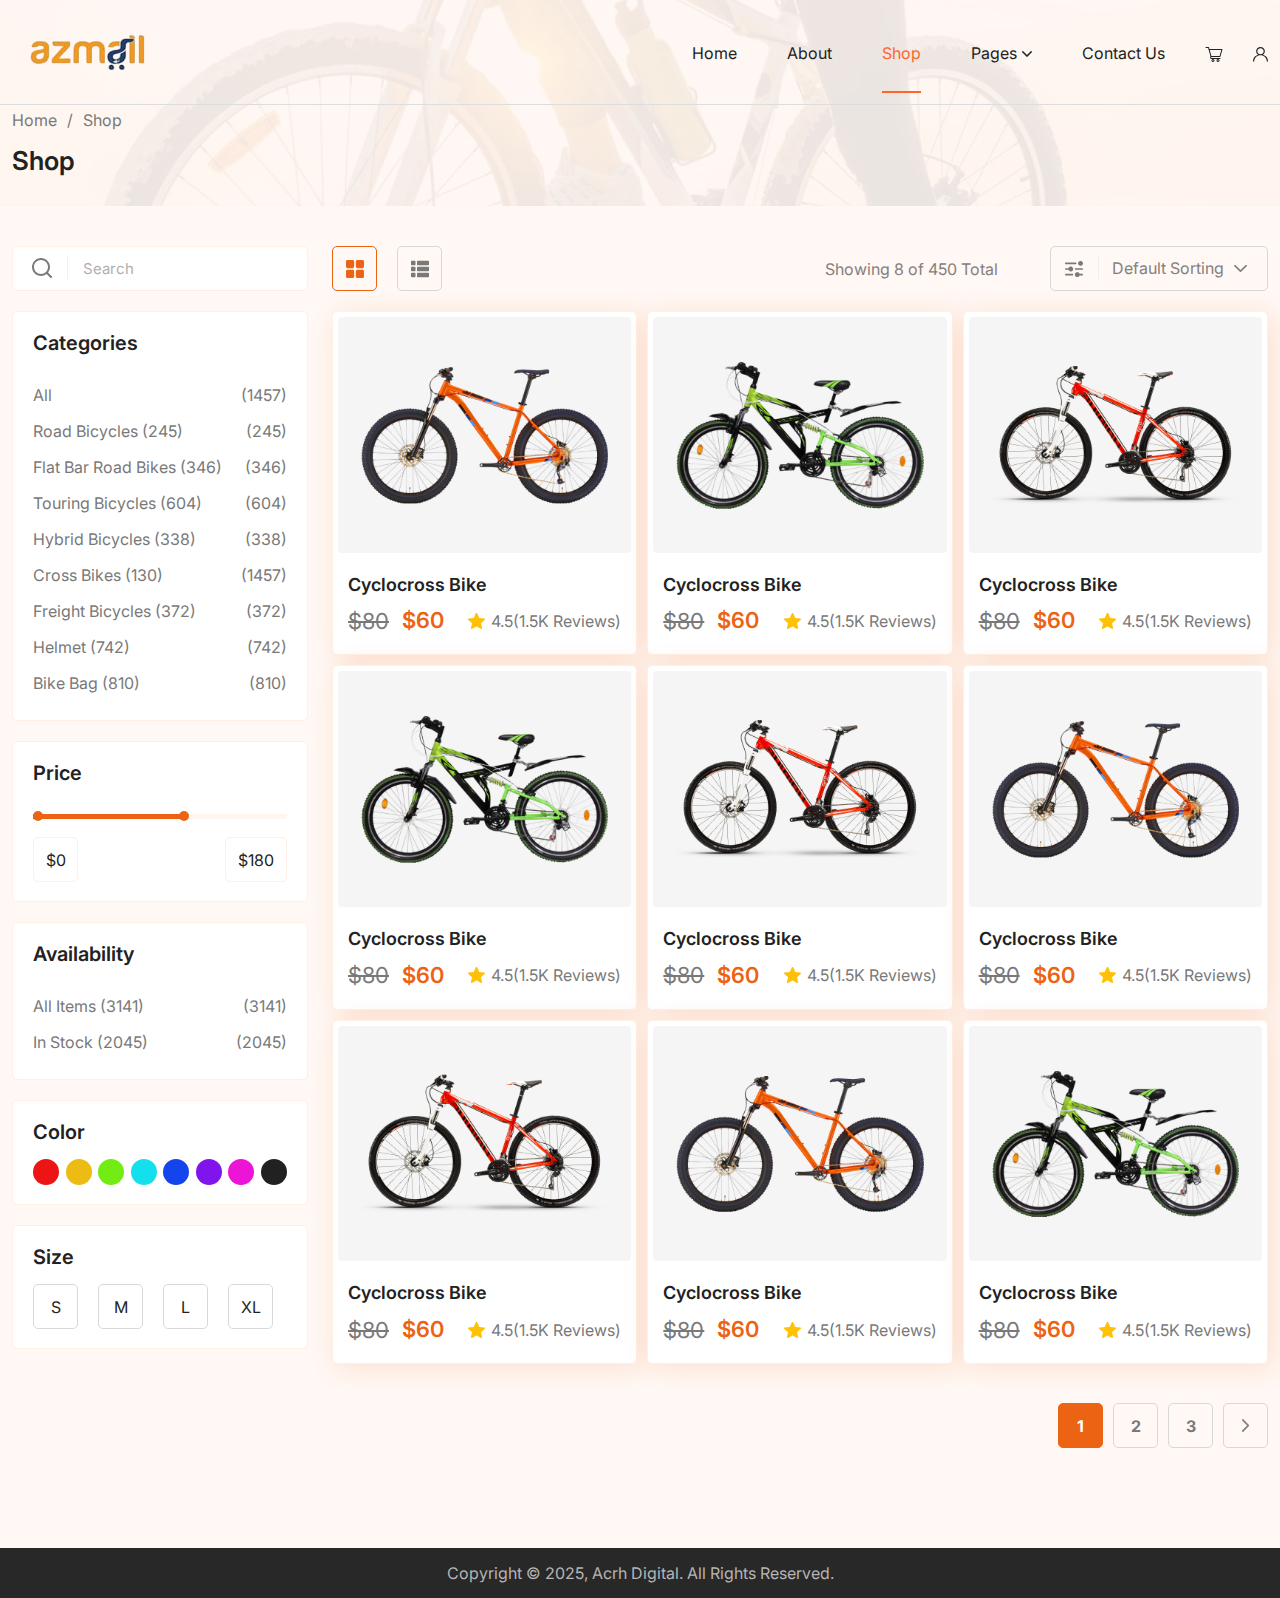
<file: shop.html>
<!DOCTYPE html>
<html lang="az">
  <!-- Begin Head -->
  <head>
    <title>Azmall Az</title>
    <meta charset="UTF-8" />
    <meta
      name="description"
      content="Bicycle Shop; Sizə uyğun məhsulu tapın; Onlayn alış-veriş mağazası; Tək şəxsiyyət vəsiqəsi ilə kredit"
    />
    <meta name="keywords" content="Azmall Az, Velosiped, Uşaq arabası, Yolka" />
    <meta name="author" content="Muzaffar Mustafayev" />
    <meta name="viewport" content="width=device-width, initial-scale=1.0" />
    <!-- font-family  -->

    <link
      href="https://fonts.googleapis.com/css2?family=Inter:ital,opsz,wght@0,14..32,100..900;1,14..32,100..900&amp;display=swap"
      rel="stylesheet"
    />
    <!-- custom css link -->
    <link rel="stylesheet" href="assets/css/bootstrap.min.css" />
    <link rel="stylesheet" href="assets/css/font-awesome.min.css" />
    <link rel="stylesheet" href="assets/css/select2.min.css" />
    <link rel="stylesheet" href="assets/css/flatpickr.min.css" />
    <link rel="stylesheet" href="assets/css/swiper-bundle.min.css" />
    <link rel="stylesheet" href="assets/css/magnific-popup.css" />
    <link rel="stylesheet" href="assets/css/jquery-ui.min.css" />
    <link rel="stylesheet" href="assets/css/style.css" />
    <link rel="stylesheet" href="assets/css/responsive.css" />
    <!-- favicon -->
    <link rel="icon" type="image/png" href="assets/images/favicon.png" />
  </head>

  <body>
    <!------------- Loader start ----------->
    <div class="cyc-loader">
      <div class="cyc-spin">
        <img src="assets/images/loader.gif" alt="loader" />
      </div>
    </div>
    <!------------- Loader End ----------->
    <!------------- Header Section start ----------->
    <div class="cyc-menu-wrapper">
      <div class="container-fluid">
        <div class="row align-items-center">
          <div class="col-lg-5 col-md-4 col-sm-6 col-8">
            <div class="cyc-menu-logo">
              <a href="index.html"><img src="assets/images/Logo.png" /></a>
            </div>
          </div>
          <div class="col-lg-7 col-md-7 col-sm-6 col-4">
            <div class="cyc-navmenu-wrapper">
              <div class="cyc-navmenu">
                <ul>
                  <li><a href="index.html">Home</a></li>
                  <li><a href="about.html">About</a></li>
                  <li class="active"><a href="shop.html">Shop</a></li>
                  <li class="cyc-has-menu">
                    <a href="javascript:void(0)"
                      >Pages
                      <svg
                        version="1.1"
                        x="0"
                        y="0"
                        viewBox="0 0 491.996 491.996"
                        style="enable-background: new 0 0 512 512"
                      >
                        <g>
                          <path
                            d="m484.132 124.986-16.116-16.228c-5.072-5.068-11.82-7.86-19.032-7.86-7.208 0-13.964 2.792-19.036 7.86l-183.84 183.848L62.056 108.554c-5.064-5.068-11.82-7.856-19.028-7.856s-13.968 2.788-19.036 7.856l-16.12 16.128c-10.496 10.488-10.496 27.572 0 38.06l219.136 219.924c5.064 5.064 11.812 8.632 19.084 8.632h.084c7.212 0 13.96-3.572 19.024-8.632l218.932-219.328c5.072-5.064 7.856-12.016 7.864-19.224 0-7.212-2.792-14.068-7.864-19.128z"
                            opacity="1"
                          ></path>
                        </g>
                      </svg>
                    </a>
                    <ul class="cyc-submenu">
                      <li><a href="blog.html">Blog</a></li>
                      <li><a href="blog-single.html">Blog Single</a></li>
                      <li><a href="shop-single.html">Shop Single</a></li>
                      <li><a href="cart.html">Cart</a></li>
                      <li><a href="checkout.html">Checkout</a></li>
                    </ul>
                  </li>
                  <li><a href="contact.html">Contact Us</a></li>
                </ul>
              </div>
              <div class="cyc-toggle-btn">
                <span></span>
                <span></span>
                <span></span>
              </div>
              <div class="cyc-cart-icon">
                <a href="javascript:void(0);">
                  <span>
                    <svg
                      width="18"
                      height="16"
                      viewBox="0 0 18 16"
                      fill="none"
                      xmlns="http://www.w3.org/2000/svg"
                    >
                      <path
                        d="M4.02066 3.48001H17L15.0083 10.48H6.01235M6.01235 10.48L5.73822 11.0328C5.4071 11.6978 5.8886 12.48 6.62901 12.48H15.0083M6.01235 10.48L3.45177 1.48001H1M8.99994 14.48C8.99994 14.6778 8.94154 14.8711 8.83211 15.0356C8.72269 15.2 8.56716 15.3282 8.38519 15.4039C8.20323 15.4796 8.00299 15.4994 7.80982 15.4608C7.61664 15.4222 7.4392 15.327 7.29993 15.1871C7.16066 15.0473 7.06581 14.8691 7.02739 14.6751C6.98896 14.4811 7.00868 14.2801 7.08406 14.0973C7.15943 13.9146 7.28707 13.7584 7.45084 13.6485C7.6146 13.5387 7.80714 13.48 8.0041 13.48C8.26821 13.48 8.52151 13.5854 8.70827 13.7729C8.89502 13.9604 8.99994 14.2148 8.99994 14.48ZM14.0125 14.48C14.0125 14.6778 13.9541 14.8711 13.8447 15.0356C13.7353 15.2 13.5797 15.3282 13.3978 15.4039C13.2158 15.4796 13.0156 15.4994 12.8224 15.4608C12.6292 15.4222 12.4518 15.327 12.3125 15.1871C12.1732 15.0473 12.0784 14.8691 12.04 14.6751C12.0016 14.4811 12.0213 14.2801 12.0966 14.0973C12.172 13.9146 12.2997 13.7584 12.4634 13.6485C12.6272 13.5387 12.8197 13.48 13.0167 13.48C13.2808 13.48 13.5341 13.5854 13.7209 13.7729C13.9076 13.9604 14.0125 14.2148 14.0125 14.48Z"
                        stroke="#222222"
                        stroke-width="1.00714"
                        stroke-linecap="round"
                        stroke-linejoin="round"
                      />
                    </svg>
                  </span>
                </a>
                <ul class="cyc-cart-details">
                  <li class="cyc-cartdetail-sec">
                    <div class="cyc-cartdetail-img">
                      <a href="cart.html"
                        ><img src="assets/images/single-pro1.png" alt="img"
                      /></a>
                    </div>
                    <div class="cyc-cartdetail-text">
                      <h3><a href="cart.html">Cyclocross Bike</a></h3>
                      <p>$60</p>
                    </div>
                    <a href="javascript:void(0);" class="cart-close">×</a>
                  </li>
                  <li class="cyc-cartdetail-sec">
                    <div class="cyc-cartdetail-img">
                      <a href="cart.html"
                        ><img src="assets/images/single-pro1.png" alt="img"
                      /></a>
                    </div>
                    <div class="cyc-cartdetail-text">
                      <h3><a href="cart.html">Cyclocross Bike</a></h3>
                      <p>$60</p>
                    </div>
                    <a href="javascript:void(0);" class="cart-close">×</a>
                  </li>
                  <li>
                    <div class="cyc-carttotal">
                      <h4>Total <span>$120</span></h4>
                    </div>
                  </li>
                  <li>
                    <div class="cyc-cartbtn">
                      <a href="cart.html" class="cyc-btn">View Cart</a>
                      <a href="checkout.html" class="cyc-btn">Checkout</a>
                    </div>
                  </li>
                </ul>
              </div>
              <div class="cyc-admin-icon">
                <a href="profile.html">
                  <span>
                    <svg
                      width="15"
                      height="15"
                      viewBox="0 0 15 15"
                      fill="none"
                      xmlns="http://www.w3.org/2000/svg"
                    >
                      <path
                        d="M12.8033 9.36054C11.9864 8.572 11.0141 7.98824 9.95329 7.63487C11.0895 6.87945 11.8359 5.61519 11.8359 4.18563C11.8359 1.87768 9.89083 0 7.5 0C5.10917 0 3.16406 1.87768 3.16406 4.18563C3.16406 5.61519 3.91052 6.87945 5.04674 7.63487C3.9859 7.98824 3.01359 8.572 2.19671 9.36054C0.780147 10.728 0 12.5461 0 14.48H1.17188C1.17188 11.1116 4.01065 8.37126 7.5 8.37126C10.9893 8.37126 13.8281 11.1116 13.8281 14.48H15C15 12.5461 14.2199 10.728 12.8033 9.36054ZM7.5 7.24001C5.75534 7.24001 4.33594 5.86983 4.33594 4.18563C4.33594 2.50142 5.75534 1.13125 7.5 1.13125C9.24466 1.13125 10.6641 2.50142 10.6641 4.18563C10.6641 5.86983 9.24466 7.24001 7.5 7.24001Z"
                        fill="#222222"
                      />
                    </svg>
                  </span>
                </a>
              </div>
            </div>
          </div>
        </div>
      </div>
    </div>
    <!------------- Header Section End ----------->
    <!------------- Breadcrumb Section start ----------->
    <div class="cyc-bread-section">
      <div class="cyc-breadcrumb-wrapper">
        <div class="container-fluid">
          <div class="row">
            <div class="col-lg-12 col-md-12 col-sm-12">
              <div class="cyc-bread-content">
                <div class="cyc-bread-list">
                  <span>
                    <a href="index.html">Home</a>
                  </span>
                  <span class="cyc-active-page">Shop</span>
                </div>
                <h2>Shop</h2>
              </div>
            </div>
          </div>
        </div>
      </div>
    </div>
    <!------------- Breadcrumb Section end ----------->
    <!------------- Shop Section Start ----------->
    <div class="cyc-bgcover cyc-shop-section">
      <div class="container-fluid">
        <div class="row">
          <div class="col-lg-3 col-md-3 col-sm-12">
            <div class="cyc-shop-search">
              <div class="cyc-form-input">
                <span>
                  <svg
                    width="21"
                    height="21"
                    viewBox="0 0 21 21"
                    fill="none"
                    xmlns="http://www.w3.org/2000/svg"
                  >
                    <path
                      d="M8.99528 0.00377948C6.61081 0.00777692 4.32515 0.956774 2.63907 2.64285C0.952995 4.32893 0.00399744 6.61459 0 8.99905C0.00199286 11.3855 0.949866 13.6739 2.63594 15.3628C4.32202 17.0517 6.60881 18.0034 8.99528 18.0094C11.1118 18.0094 13.062 17.2649 14.6041 16.0328L18.3496 19.7783C18.5394 19.9547 18.7901 20.0507 19.0492 20.0462C19.3082 20.0417 19.5554 19.9369 19.7389 19.7539C19.9223 19.571 20.0278 19.324 20.033 19.065C20.0382 18.8059 19.9429 18.5549 19.7669 18.3647L16.0214 14.6154C17.3006 13.0245 17.998 11.0443 17.9981 9.00283C17.9981 4.04409 13.954 0.00377948 8.99528 0.00377948ZM8.99528 2.00693C12.8731 2.00693 15.995 5.12504 15.995 8.99905C15.995 12.8731 12.8731 16.0101 8.99528 16.0101C5.11748 16.0101 1.99937 12.8844 1.99937 9.00661C1.99937 5.12882 5.11748 2.00693 8.99528 2.00693Z"
                      fill="#797979"
                    />
                  </svg>
                </span>
                <input
                  type="text"
                  class="form-control require"
                  name="search"
                  id="search"
                  placeholder="Search"
                />
              </div>
            </div>
            <div class="cyc-widgets cyc-categories">
              <h3>Categories</h3>
              <ul>
                <li>
                  <a href="javascript:void(0);"
                    >All <span class="cyc-catnum">(1457)</span></a
                  >
                </li>
                <li>
                  <a href="javascript:void(0);"
                    >Road Bicycles (245)
                    <span class="cyc-catnum">(245)</span></a
                  >
                </li>
                <li>
                  <a href="javascript:void(0);">
                    Flat Bar Road Bikes (346)
                    <span class="cyc-catnum">(346)</span></a
                  >
                </li>
                <li>
                  <a href="javascript:void(0);"
                    >Touring Bicycles (604)
                    <span class="cyc-catnum">(604)</span></a
                  >
                </li>
                <li>
                  <a href="javascript:void(0);"
                    >Hybrid Bicycles (338)
                    <span class="cyc-catnum">(338)</span></a
                  >
                </li>
                <li>
                  <a href="javascript:void(0);">
                    Cross Bikes (130) <span class="cyc-catnum">(1457)</span></a
                  >
                </li>
                <li>
                  <a href="javascript:void(0);"
                    >Freight Bicycles (372)
                    <span class="cyc-catnum">(372)</span></a
                  >
                </li>
                <li>
                  <a href="javascript:void(0);"
                    >Helmet (742) <span class="cyc-catnum">(742)</span></a
                  >
                </li>
                <li>
                  <a href="javascript:void(0);"
                    >Bike Bag (810) <span class="cyc-catnum">(810)</span></a
                  >
                </li>
              </ul>
            </div>
            <div class="cyc-widgets cyc-categories">
              <h3>Price</h3>
              <div class="cyc-range-slider">
                <div class="cyc-range-slider">
                  <span class="full-range"></span>
                  <span class="incl-range"></span>
                  <input
                    name="rangeOne"
                    value="0"
                    min="0"
                    max="300"
                    step="1"
                    type="range"
                  />
                  <input
                    name="rangeTwo"
                    value="180"
                    min="0"
                    max="300"
                    step="1"
                    type="range"
                  />
                  <div class="cyc-range-output">
                    <span class="output outputOne">$</span>
                    <span class="output outputTwo">$</span>
                  </div>
                </div>
              </div>
            </div>
            <div class="cyc-widgets cyc-avail">
              <h3>Availability</h3>
              <ul>
                <li>
                  <a href="javascript:void(0);"
                    >All Items (3141) <span class="cyc-catnum">(3141)</span></a
                  >
                </li>
                <li>
                  <a href="javascript:void(0);"
                    >In Stock (2045) <span class="cyc-catnum">(2045)</span></a
                  >
                </li>
              </ul>
            </div>
            <div class="cyc-widgets cyc-color">
              <h3>Color</h3>
              <div class="cyc-color-flex">
                <a href="javascript:void(0);"></a>
                <a href="javascript:void(0);"></a>
                <a href="javascript:void(0);"></a>
                <a href="javascript:void(0);"></a>
                <a href="javascript:void(0);"></a>
                <a href="javascript:void(0);"></a>
                <a href="javascript:void(0);"></a>
                <a href="javascript:void(0);"></a>
              </div>
            </div>
            <div class="cyc-widgets cyc-size">
              <h3>Size</h3>
              <div class="ayc-size-sec">
                <a href="javascript:void(0);">S</a>
                <a href="javascript:void(0);">M</a>
                <a href="javascript:void(0);">L</a>
                <a href="javascript:void(0);">XL</a>
              </div>
            </div>
          </div>
          <div class="col-lg-9 col-md-9 col-sm-12">
            <div class="cyc-shop-right-section">
              <form>
                <div class="cyc-top-view">
                  <div class="cyc-grid-view">
                    <a href="javascript:void(0);" class="grid-view active">
                      <svg
                        width="18"
                        height="18"
                        viewBox="0 0 18 18"
                        fill="none"
                        xmlns="http://www.w3.org/2000/svg"
                      >
                        <path
                          d="M6.5963 0H1.53657C0.689309 0 0 0.689309 0 1.53657V6.5963C0 7.44356 0.689309 8.13287 1.53657 8.13287H6.5963C7.44356 8.13287 8.13287 7.44356 8.13287 6.5963V1.53657C8.13287 0.689309 7.44356 0 6.5963 0ZM16.4634 0H11.4037C10.5564 0 9.86713 0.689309 9.86713 1.53657V6.5963C9.86713 7.44356 10.5564 8.13287 11.4037 8.13287H16.4634C17.3107 8.13287 18 7.44356 18 6.5963V1.53657C18 0.689309 17.3107 0 16.4634 0ZM6.5963 9.86713H1.53657C0.689309 9.86713 0 10.5564 0 11.4037V16.4634C0 17.3107 0.689309 18 1.53657 18H6.5963C7.44356 18 8.13287 17.3107 8.13287 16.4634V11.4037C8.13287 10.5564 7.44356 9.86713 6.5963 9.86713ZM16.4634 9.86713H11.4037C10.5564 9.86713 9.86713 10.5564 9.86713 11.4037V16.4634C9.86713 17.3107 10.5564 18 11.4037 18H16.4634C17.3107 18 18 17.3107 18 16.4634V11.4037C18 10.5564 17.3107 9.86713 16.4634 9.86713Z"
                          fill="#EC6314"
                        />
                      </svg>
                    </a>
                    <a href="javascript:void(0);" class="list-view">
                      <svg
                        width="18"
                        height="18"
                        viewBox="0 0 18 18"
                        fill="none"
                        xmlns="http://www.w3.org/2000/svg"
                      >
                        <path
                          d="M17.25 17.25H6.75C6.3 17.25 6 16.95 6 16.5V13.5C6 13.05 6.3 12.75 6.75 12.75H17.25C17.7 12.75 18 13.05 18 13.5V16.5C18 16.95 17.7 17.25 17.25 17.25ZM3.75 17.25H0.75C0.3 17.25 0 16.95 0 16.5V13.5C0 13.05 0.3 12.75 0.75 12.75H3.75C4.2 12.75 4.5 13.05 4.5 13.5V16.5C4.5 16.95 4.2 17.25 3.75 17.25ZM17.25 11.25H6.75C6.3 11.25 6 10.95 6 10.5V7.5C6 7.05 6.3 6.75 6.75 6.75H17.25C17.7 6.75 18 7.05 18 7.5V10.5C18 10.95 17.7 11.25 17.25 11.25ZM3.75 11.25H0.75C0.3 11.25 0 10.95 0 10.5V7.5C0 7.05 0.3 6.75 0.75 6.75H3.75C4.2 6.75 4.5 7.05 4.5 7.5V10.5C4.5 10.95 4.2 11.25 3.75 11.25ZM17.25 5.25H6.75C6.3 5.25 6 4.95 6 4.5V1.5C6 1.05 6.3 0.75 6.75 0.75H17.25C17.7 0.75 18 1.05 18 1.5V4.5C18 4.95 17.7 5.25 17.25 5.25ZM3.75 5.25H0.75C0.3 5.25 0 4.95 0 4.5V1.5C0 1.05 0.3 0.75 0.75 0.75H3.75C4.2 0.75 4.5 1.05 4.5 1.5V4.5C4.5 4.95 4.2 5.25 3.75 5.25Z"
                          fill="#797979"
                        />
                      </svg>
                    </a>
                  </div>
                  <div class="cyc-sorting">
                    <p>Showing 8 of 450 Total</p>
                    <div class="cyc-form-input cyc-check-form">
                      <select class="mySelect">
                        <option value="0">Default Sorting</option>
                        <option value="1">Ascending</option>
                        <option value="2">Descending</option>
                      </select>
                      <div class="cyc-defsort-icon">
                        <svg
                          width="18"
                          height="16"
                          viewBox="0 0 18 16"
                          fill="none"
                          xmlns="http://www.w3.org/2000/svg"
                        >
                          <path
                            d="M13.0909 2.4C13.0909 1.92533 13.2349 1.46131 13.5046 1.06663C13.7743 0.671954 14.1576 0.36434 14.6061 0.18269C15.0546 0.00103989 15.5482 -0.0464881 16.0243 0.0461164C16.5004 0.138721 16.9378 0.367299 17.2811 0.702945C17.6244 1.03859 17.8581 1.46623 17.9528 1.93178C18.0475 2.39734 17.9989 2.8799 17.8132 3.31844C17.6274 3.75698 17.3128 4.13181 16.9091 4.39553C16.5055 4.65924 16.0309 4.8 15.5455 4.8C14.8945 4.8 14.2701 4.54714 13.8098 4.09706C13.3495 3.64697 13.0909 3.03652 13.0909 2.4ZM0.818182 3.2H10.6364C10.8534 3.2 11.0615 3.11571 11.2149 2.96569C11.3683 2.81566 11.4545 2.61217 11.4545 2.4C11.4545 2.18783 11.3683 1.98434 11.2149 1.83432C11.0615 1.68429 10.8534 1.6 10.6364 1.6H0.818182C0.601186 1.6 0.393079 1.68429 0.23964 1.83432C0.086201 1.98434 0 2.18783 0 2.4C0 2.61217 0.086201 2.81566 0.23964 2.96569C0.393079 3.11571 0.601186 3.2 0.818182 3.2ZM5.72727 5.6C5.22086 5.60139 4.72729 5.7559 4.31422 6.04235C3.90115 6.3288 3.5888 6.73316 3.42 7.2H0.818182C0.601186 7.2 0.393079 7.28428 0.23964 7.43431C0.086201 7.58434 0 7.78782 0 8C0 8.21217 0.086201 8.41565 0.23964 8.56568C0.393079 8.71571 0.601186 8.8 0.818182 8.8H3.42C3.5701 9.2151 3.83409 9.58183 4.18307 9.86006C4.53206 10.1383 4.9526 10.3173 5.39866 10.3775C5.84472 10.4376 6.29912 10.3767 6.71213 10.2013C7.12513 10.0258 7.48082 9.74272 7.74028 9.38287C7.99974 9.02303 8.15296 8.60033 8.18318 8.16104C8.21339 7.72175 8.11944 7.28279 7.9116 6.89222C7.70376 6.50164 7.39004 6.1745 7.00478 5.94658C6.61952 5.71866 6.17756 5.59876 5.72727 5.6ZM17.1818 7.2H10.6364C10.4194 7.2 10.2113 7.28428 10.0578 7.43431C9.90438 7.58434 9.81818 7.78782 9.81818 8C9.81818 8.21217 9.90438 8.41565 10.0578 8.56568C10.2113 8.71571 10.4194 8.8 10.6364 8.8H17.1818C17.3988 8.8 17.6069 8.71571 17.7604 8.56568C17.9138 8.41565 18 8.21217 18 8C18 7.78782 17.9138 7.58434 17.7604 7.43431C17.6069 7.28428 17.3988 7.2 17.1818 7.2ZM7.36364 12.8H0.818182C0.601186 12.8 0.393079 12.8843 0.23964 13.0343C0.086201 13.1843 0 13.3878 0 13.6C0 13.8122 0.086201 14.0157 0.23964 14.1657C0.393079 14.3157 0.601186 14.4 0.818182 14.4H7.36364C7.58063 14.4 7.78874 14.3157 7.94218 14.1657C8.09562 14.0157 8.18182 13.8122 8.18182 13.6C8.18182 13.3878 8.09562 13.1843 7.94218 13.0343C7.78874 12.8843 7.58063 12.8 7.36364 12.8ZM17.1818 12.8H14.58C14.387 12.2662 14.0072 11.8164 13.5078 11.5299C13.0084 11.2434 12.4214 11.1388 11.8508 11.2346C11.2801 11.3303 10.7624 11.6202 10.3892 12.0531C10.016 12.4859 9.81129 13.0338 9.81129 13.6C9.81129 14.1661 10.016 14.7141 10.3892 15.1469C10.7624 15.5798 11.2801 15.8697 11.8508 15.9654C12.4214 16.0612 13.0084 15.9566 13.5078 15.6701C14.0072 15.3836 14.387 14.9338 14.58 14.4H17.1818C17.3988 14.4 17.6069 14.3157 17.7604 14.1657C17.9138 14.0157 18 13.8122 18 13.6C18 13.3878 17.9138 13.1843 17.7604 13.0343C17.6069 12.8843 17.3988 12.8 17.1818 12.8Z"
                            fill="#797979"
                          />
                        </svg>
                      </div>
                    </div>
                  </div>
                </div>
              </form>
              <div class="cyc-gridview-content">
                <div class="row">
                  <div class="col-lg-12 col-md-12 col-sm-12">
                    <div class="cyc-grid-content">
                      <div class="cyc-grid-box">
                        <div class="cyc-grid-img">
                          <img src="assets/images/shop1.png" alt="image" />
                          <div class="cyc-grid-btn">
                            <a href="cart.html" class="cyc-btn">
                              <svg
                                width="18"
                                height="16"
                                viewBox="0 0 18 16"
                                fill="none"
                                xmlns="http://www.w3.org/2000/svg"
                              >
                                <path
                                  d="M4.02066 3.48001H17L15.0083 10.48H6.01235M6.01235 10.48L5.73822 11.0328C5.4071 11.6978 5.8886 12.48 6.62901 12.48H15.0083M6.01235 10.48L3.45177 1.48001H1M8.99994 14.48C8.99994 14.6778 8.94154 14.8711 8.83211 15.0356C8.72269 15.2 8.56716 15.3282 8.38519 15.4039C8.20323 15.4796 8.00299 15.4994 7.80982 15.4608C7.61664 15.4222 7.4392 15.327 7.29993 15.1871C7.16066 15.0473 7.06581 14.8691 7.02739 14.6751C6.98896 14.4811 7.00868 14.2801 7.08406 14.0973C7.15943 13.9146 7.28707 13.7584 7.45084 13.6485C7.6146 13.5387 7.80714 13.48 8.0041 13.48C8.26821 13.48 8.52151 13.5854 8.70827 13.7729C8.89502 13.9604 8.99994 14.2148 8.99994 14.48ZM14.0125 14.48C14.0125 14.6778 13.9541 14.8711 13.8447 15.0356C13.7353 15.2 13.5797 15.3282 13.3978 15.4039C13.2158 15.4796 13.0156 15.4994 12.8224 15.4608C12.6292 15.4222 12.4518 15.327 12.3125 15.1871C12.1732 15.0473 12.0784 14.8691 12.04 14.6751C12.0016 14.4811 12.0213 14.2801 12.0966 14.0973C12.172 13.9146 12.2997 13.7584 12.4634 13.6485C12.6272 13.5387 12.8197 13.48 13.0167 13.48C13.2808 13.48 13.5341 13.5854 13.7209 13.7729C13.9076 13.9604 14.0125 14.2148 14.0125 14.48Z"
                                  stroke="#222222"
                                  stroke-width="1.00714"
                                  stroke-linecap="round"
                                  stroke-linejoin="round"
                                />
                              </svg>
                              Add to Cart</a
                            >
                          </div>
                        </div>
                        <div class="cyc-grid-text">
                          <h3>
                            <a href="shop-single.html">Cyclocross Bike</a>
                          </h3>
                          <div class="cyc-grid-price">
                            <div class="cyc-grid-price-sec">
                              <p>$80</p>
                              <span>$60</span>
                            </div>
                            <div class="cyc-grid-star">
                              <img
                                src="assets/images/star-icon.png"
                                alt="star"
                              />
                              <p>4.5(1.5K Reviews)</p>
                            </div>
                          </div>
                        </div>
                      </div>
                      <div class="cyc-grid-box">
                        <div class="cyc-grid-img">
                          <img src="assets/images/shop2.png" alt="image" />
                          <div class="cyc-grid-btn">
                            <a href="cart.html" class="cyc-btn">
                              <svg
                                width="18"
                                height="16"
                                viewBox="0 0 18 16"
                                fill="none"
                                xmlns="http://www.w3.org/2000/svg"
                              >
                                <path
                                  d="M4.02066 3.48001H17L15.0083 10.48H6.01235M6.01235 10.48L5.73822 11.0328C5.4071 11.6978 5.8886 12.48 6.62901 12.48H15.0083M6.01235 10.48L3.45177 1.48001H1M8.99994 14.48C8.99994 14.6778 8.94154 14.8711 8.83211 15.0356C8.72269 15.2 8.56716 15.3282 8.38519 15.4039C8.20323 15.4796 8.00299 15.4994 7.80982 15.4608C7.61664 15.4222 7.4392 15.327 7.29993 15.1871C7.16066 15.0473 7.06581 14.8691 7.02739 14.6751C6.98896 14.4811 7.00868 14.2801 7.08406 14.0973C7.15943 13.9146 7.28707 13.7584 7.45084 13.6485C7.6146 13.5387 7.80714 13.48 8.0041 13.48C8.26821 13.48 8.52151 13.5854 8.70827 13.7729C8.89502 13.9604 8.99994 14.2148 8.99994 14.48ZM14.0125 14.48C14.0125 14.6778 13.9541 14.8711 13.8447 15.0356C13.7353 15.2 13.5797 15.3282 13.3978 15.4039C13.2158 15.4796 13.0156 15.4994 12.8224 15.4608C12.6292 15.4222 12.4518 15.327 12.3125 15.1871C12.1732 15.0473 12.0784 14.8691 12.04 14.6751C12.0016 14.4811 12.0213 14.2801 12.0966 14.0973C12.172 13.9146 12.2997 13.7584 12.4634 13.6485C12.6272 13.5387 12.8197 13.48 13.0167 13.48C13.2808 13.48 13.5341 13.5854 13.7209 13.7729C13.9076 13.9604 14.0125 14.2148 14.0125 14.48Z"
                                  stroke="#222222"
                                  stroke-width="1.00714"
                                  stroke-linecap="round"
                                  stroke-linejoin="round"
                                />
                              </svg>
                              Add to Cart</a
                            >
                          </div>
                        </div>
                        <div class="cyc-grid-text">
                          <h3>
                            <a href="shop-single.html">Cyclocross Bike</a>
                          </h3>
                          <div class="cyc-grid-price">
                            <div class="cyc-grid-price-sec">
                              <p>$80</p>
                              <span>$60</span>
                            </div>
                            <div class="cyc-grid-star">
                              <img
                                src="assets/images/star-icon.png"
                                alt="star"
                              />
                              <p>4.5(1.5K Reviews)</p>
                            </div>
                          </div>
                        </div>
                      </div>
                      <div class="cyc-grid-box">
                        <div class="cyc-grid-img">
                          <img src="assets/images/shop3.png" alt="image" />
                          <div class="cyc-grid-btn">
                            <a href="cart.html" class="cyc-btn">
                              <svg
                                width="18"
                                height="16"
                                viewBox="0 0 18 16"
                                fill="none"
                                xmlns="http://www.w3.org/2000/svg"
                              >
                                <path
                                  d="M4.02066 3.48001H17L15.0083 10.48H6.01235M6.01235 10.48L5.73822 11.0328C5.4071 11.6978 5.8886 12.48 6.62901 12.48H15.0083M6.01235 10.48L3.45177 1.48001H1M8.99994 14.48C8.99994 14.6778 8.94154 14.8711 8.83211 15.0356C8.72269 15.2 8.56716 15.3282 8.38519 15.4039C8.20323 15.4796 8.00299 15.4994 7.80982 15.4608C7.61664 15.4222 7.4392 15.327 7.29993 15.1871C7.16066 15.0473 7.06581 14.8691 7.02739 14.6751C6.98896 14.4811 7.00868 14.2801 7.08406 14.0973C7.15943 13.9146 7.28707 13.7584 7.45084 13.6485C7.6146 13.5387 7.80714 13.48 8.0041 13.48C8.26821 13.48 8.52151 13.5854 8.70827 13.7729C8.89502 13.9604 8.99994 14.2148 8.99994 14.48ZM14.0125 14.48C14.0125 14.6778 13.9541 14.8711 13.8447 15.0356C13.7353 15.2 13.5797 15.3282 13.3978 15.4039C13.2158 15.4796 13.0156 15.4994 12.8224 15.4608C12.6292 15.4222 12.4518 15.327 12.3125 15.1871C12.1732 15.0473 12.0784 14.8691 12.04 14.6751C12.0016 14.4811 12.0213 14.2801 12.0966 14.0973C12.172 13.9146 12.2997 13.7584 12.4634 13.6485C12.6272 13.5387 12.8197 13.48 13.0167 13.48C13.2808 13.48 13.5341 13.5854 13.7209 13.7729C13.9076 13.9604 14.0125 14.2148 14.0125 14.48Z"
                                  stroke="#222222"
                                  stroke-width="1.00714"
                                  stroke-linecap="round"
                                  stroke-linejoin="round"
                                />
                              </svg>
                              Add to Cart</a
                            >
                          </div>
                        </div>
                        <div class="cyc-grid-text">
                          <h3>
                            <a href="shop-single.html">Cyclocross Bike</a>
                          </h3>
                          <div class="cyc-grid-price">
                            <div class="cyc-grid-price-sec">
                              <p>$80</p>
                              <span>$60</span>
                            </div>
                            <div class="cyc-grid-star">
                              <img
                                src="assets/images/star-icon.png"
                                alt="star"
                              />
                              <p>4.5(1.5K Reviews)</p>
                            </div>
                          </div>
                        </div>
                      </div>
                      <div class="cyc-grid-box">
                        <div class="cyc-grid-img">
                          <img src="assets/images/shop4.png" alt="image" />
                          <div class="cyc-grid-btn">
                            <a href="cart.html" class="cyc-btn">
                              <svg
                                width="18"
                                height="16"
                                viewBox="0 0 18 16"
                                fill="none"
                                xmlns="http://www.w3.org/2000/svg"
                              >
                                <path
                                  d="M4.02066 3.48001H17L15.0083 10.48H6.01235M6.01235 10.48L5.73822 11.0328C5.4071 11.6978 5.8886 12.48 6.62901 12.48H15.0083M6.01235 10.48L3.45177 1.48001H1M8.99994 14.48C8.99994 14.6778 8.94154 14.8711 8.83211 15.0356C8.72269 15.2 8.56716 15.3282 8.38519 15.4039C8.20323 15.4796 8.00299 15.4994 7.80982 15.4608C7.61664 15.4222 7.4392 15.327 7.29993 15.1871C7.16066 15.0473 7.06581 14.8691 7.02739 14.6751C6.98896 14.4811 7.00868 14.2801 7.08406 14.0973C7.15943 13.9146 7.28707 13.7584 7.45084 13.6485C7.6146 13.5387 7.80714 13.48 8.0041 13.48C8.26821 13.48 8.52151 13.5854 8.70827 13.7729C8.89502 13.9604 8.99994 14.2148 8.99994 14.48ZM14.0125 14.48C14.0125 14.6778 13.9541 14.8711 13.8447 15.0356C13.7353 15.2 13.5797 15.3282 13.3978 15.4039C13.2158 15.4796 13.0156 15.4994 12.8224 15.4608C12.6292 15.4222 12.4518 15.327 12.3125 15.1871C12.1732 15.0473 12.0784 14.8691 12.04 14.6751C12.0016 14.4811 12.0213 14.2801 12.0966 14.0973C12.172 13.9146 12.2997 13.7584 12.4634 13.6485C12.6272 13.5387 12.8197 13.48 13.0167 13.48C13.2808 13.48 13.5341 13.5854 13.7209 13.7729C13.9076 13.9604 14.0125 14.2148 14.0125 14.48Z"
                                  stroke="#222222"
                                  stroke-width="1.00714"
                                  stroke-linecap="round"
                                  stroke-linejoin="round"
                                />
                              </svg>
                              Add to Cart</a
                            >
                          </div>
                        </div>
                        <div class="cyc-grid-text">
                          <h3>
                            <a href="shop-single.html">Cyclocross Bike</a>
                          </h3>
                          <div class="cyc-grid-price">
                            <div class="cyc-grid-price-sec">
                              <p>$80</p>
                              <span>$60</span>
                            </div>
                            <div class="cyc-grid-star">
                              <img
                                src="assets/images/star-icon.png"
                                alt="star"
                              />
                              <p>4.5(1.5K Reviews)</p>
                            </div>
                          </div>
                        </div>
                      </div>
                      <div class="cyc-grid-box">
                        <div class="cyc-grid-img">
                          <img src="assets/images/shop5.png" alt="image" />
                          <div class="cyc-grid-btn">
                            <a href="cart.html" class="cyc-btn">
                              <svg
                                width="18"
                                height="16"
                                viewBox="0 0 18 16"
                                fill="none"
                                xmlns="http://www.w3.org/2000/svg"
                              >
                                <path
                                  d="M4.02066 3.48001H17L15.0083 10.48H6.01235M6.01235 10.48L5.73822 11.0328C5.4071 11.6978 5.8886 12.48 6.62901 12.48H15.0083M6.01235 10.48L3.45177 1.48001H1M8.99994 14.48C8.99994 14.6778 8.94154 14.8711 8.83211 15.0356C8.72269 15.2 8.56716 15.3282 8.38519 15.4039C8.20323 15.4796 8.00299 15.4994 7.80982 15.4608C7.61664 15.4222 7.4392 15.327 7.29993 15.1871C7.16066 15.0473 7.06581 14.8691 7.02739 14.6751C6.98896 14.4811 7.00868 14.2801 7.08406 14.0973C7.15943 13.9146 7.28707 13.7584 7.45084 13.6485C7.6146 13.5387 7.80714 13.48 8.0041 13.48C8.26821 13.48 8.52151 13.5854 8.70827 13.7729C8.89502 13.9604 8.99994 14.2148 8.99994 14.48ZM14.0125 14.48C14.0125 14.6778 13.9541 14.8711 13.8447 15.0356C13.7353 15.2 13.5797 15.3282 13.3978 15.4039C13.2158 15.4796 13.0156 15.4994 12.8224 15.4608C12.6292 15.4222 12.4518 15.327 12.3125 15.1871C12.1732 15.0473 12.0784 14.8691 12.04 14.6751C12.0016 14.4811 12.0213 14.2801 12.0966 14.0973C12.172 13.9146 12.2997 13.7584 12.4634 13.6485C12.6272 13.5387 12.8197 13.48 13.0167 13.48C13.2808 13.48 13.5341 13.5854 13.7209 13.7729C13.9076 13.9604 14.0125 14.2148 14.0125 14.48Z"
                                  stroke="#222222"
                                  stroke-width="1.00714"
                                  stroke-linecap="round"
                                  stroke-linejoin="round"
                                />
                              </svg>
                              Add to Cart</a
                            >
                          </div>
                        </div>
                        <div class="cyc-grid-text">
                          <h3>
                            <a href="shop-single.html">Cyclocross Bike</a>
                          </h3>
                          <div class="cyc-grid-price">
                            <div class="cyc-grid-price-sec">
                              <p>$80</p>
                              <span>$60</span>
                            </div>
                            <div class="cyc-grid-star">
                              <img
                                src="assets/images/star-icon.png"
                                alt="star"
                              />
                              <p>4.5(1.5K Reviews)</p>
                            </div>
                          </div>
                        </div>
                      </div>
                      <div class="cyc-grid-box">
                        <div class="cyc-grid-img">
                          <img src="assets/images/shop6.png" alt="image" />
                          <div class="cyc-grid-btn">
                            <a href="cart.html" class="cyc-btn">
                              <svg
                                width="18"
                                height="16"
                                viewBox="0 0 18 16"
                                fill="none"
                                xmlns="http://www.w3.org/2000/svg"
                              >
                                <path
                                  d="M4.02066 3.48001H17L15.0083 10.48H6.01235M6.01235 10.48L5.73822 11.0328C5.4071 11.6978 5.8886 12.48 6.62901 12.48H15.0083M6.01235 10.48L3.45177 1.48001H1M8.99994 14.48C8.99994 14.6778 8.94154 14.8711 8.83211 15.0356C8.72269 15.2 8.56716 15.3282 8.38519 15.4039C8.20323 15.4796 8.00299 15.4994 7.80982 15.4608C7.61664 15.4222 7.4392 15.327 7.29993 15.1871C7.16066 15.0473 7.06581 14.8691 7.02739 14.6751C6.98896 14.4811 7.00868 14.2801 7.08406 14.0973C7.15943 13.9146 7.28707 13.7584 7.45084 13.6485C7.6146 13.5387 7.80714 13.48 8.0041 13.48C8.26821 13.48 8.52151 13.5854 8.70827 13.7729C8.89502 13.9604 8.99994 14.2148 8.99994 14.48ZM14.0125 14.48C14.0125 14.6778 13.9541 14.8711 13.8447 15.0356C13.7353 15.2 13.5797 15.3282 13.3978 15.4039C13.2158 15.4796 13.0156 15.4994 12.8224 15.4608C12.6292 15.4222 12.4518 15.327 12.3125 15.1871C12.1732 15.0473 12.0784 14.8691 12.04 14.6751C12.0016 14.4811 12.0213 14.2801 12.0966 14.0973C12.172 13.9146 12.2997 13.7584 12.4634 13.6485C12.6272 13.5387 12.8197 13.48 13.0167 13.48C13.2808 13.48 13.5341 13.5854 13.7209 13.7729C13.9076 13.9604 14.0125 14.2148 14.0125 14.48Z"
                                  stroke="#222222"
                                  stroke-width="1.00714"
                                  stroke-linecap="round"
                                  stroke-linejoin="round"
                                />
                              </svg>
                              Add to Cart</a
                            >
                          </div>
                        </div>
                        <div class="cyc-grid-text">
                          <h3>
                            <a href="shop-single.html">Cyclocross Bike</a>
                          </h3>
                          <div class="cyc-grid-price">
                            <div class="cyc-grid-price-sec">
                              <p>$80</p>
                              <span>$60</span>
                            </div>
                            <div class="cyc-grid-star">
                              <img
                                src="assets/images/star-icon.png"
                                alt="star"
                              />
                              <p>4.5(1.5K Reviews)</p>
                            </div>
                          </div>
                        </div>
                      </div>
                      <div class="cyc-grid-box">
                        <div class="cyc-grid-img">
                          <img src="assets/images/shop7.png" alt="image" />
                          <div class="cyc-grid-btn">
                            <a href="cart.html" class="cyc-btn">
                              <svg
                                width="18"
                                height="16"
                                viewBox="0 0 18 16"
                                fill="none"
                                xmlns="http://www.w3.org/2000/svg"
                              >
                                <path
                                  d="M4.02066 3.48001H17L15.0083 10.48H6.01235M6.01235 10.48L5.73822 11.0328C5.4071 11.6978 5.8886 12.48 6.62901 12.48H15.0083M6.01235 10.48L3.45177 1.48001H1M8.99994 14.48C8.99994 14.6778 8.94154 14.8711 8.83211 15.0356C8.72269 15.2 8.56716 15.3282 8.38519 15.4039C8.20323 15.4796 8.00299 15.4994 7.80982 15.4608C7.61664 15.4222 7.4392 15.327 7.29993 15.1871C7.16066 15.0473 7.06581 14.8691 7.02739 14.6751C6.98896 14.4811 7.00868 14.2801 7.08406 14.0973C7.15943 13.9146 7.28707 13.7584 7.45084 13.6485C7.6146 13.5387 7.80714 13.48 8.0041 13.48C8.26821 13.48 8.52151 13.5854 8.70827 13.7729C8.89502 13.9604 8.99994 14.2148 8.99994 14.48ZM14.0125 14.48C14.0125 14.6778 13.9541 14.8711 13.8447 15.0356C13.7353 15.2 13.5797 15.3282 13.3978 15.4039C13.2158 15.4796 13.0156 15.4994 12.8224 15.4608C12.6292 15.4222 12.4518 15.327 12.3125 15.1871C12.1732 15.0473 12.0784 14.8691 12.04 14.6751C12.0016 14.4811 12.0213 14.2801 12.0966 14.0973C12.172 13.9146 12.2997 13.7584 12.4634 13.6485C12.6272 13.5387 12.8197 13.48 13.0167 13.48C13.2808 13.48 13.5341 13.5854 13.7209 13.7729C13.9076 13.9604 14.0125 14.2148 14.0125 14.48Z"
                                  stroke="#222222"
                                  stroke-width="1.00714"
                                  stroke-linecap="round"
                                  stroke-linejoin="round"
                                />
                              </svg>
                              Add to Cart</a
                            >
                          </div>
                        </div>
                        <div class="cyc-grid-text">
                          <h3>
                            <a href="shop-single.html">Cyclocross Bike</a>
                          </h3>
                          <div class="cyc-grid-price">
                            <div class="cyc-grid-price-sec">
                              <p>$80</p>
                              <span>$60</span>
                            </div>
                            <div class="cyc-grid-star">
                              <img
                                src="assets/images/star-icon.png"
                                alt="star"
                              />
                              <p>4.5(1.5K Reviews)</p>
                            </div>
                          </div>
                        </div>
                      </div>
                      <div class="cyc-grid-box">
                        <div class="cyc-grid-img">
                          <img src="assets/images/shop8.png" alt="image" />
                          <div class="cyc-grid-btn">
                            <a href="cart.html" class="cyc-btn">
                              <svg
                                width="18"
                                height="16"
                                viewBox="0 0 18 16"
                                fill="none"
                                xmlns="http://www.w3.org/2000/svg"
                              >
                                <path
                                  d="M4.02066 3.48001H17L15.0083 10.48H6.01235M6.01235 10.48L5.73822 11.0328C5.4071 11.6978 5.8886 12.48 6.62901 12.48H15.0083M6.01235 10.48L3.45177 1.48001H1M8.99994 14.48C8.99994 14.6778 8.94154 14.8711 8.83211 15.0356C8.72269 15.2 8.56716 15.3282 8.38519 15.4039C8.20323 15.4796 8.00299 15.4994 7.80982 15.4608C7.61664 15.4222 7.4392 15.327 7.29993 15.1871C7.16066 15.0473 7.06581 14.8691 7.02739 14.6751C6.98896 14.4811 7.00868 14.2801 7.08406 14.0973C7.15943 13.9146 7.28707 13.7584 7.45084 13.6485C7.6146 13.5387 7.80714 13.48 8.0041 13.48C8.26821 13.48 8.52151 13.5854 8.70827 13.7729C8.89502 13.9604 8.99994 14.2148 8.99994 14.48ZM14.0125 14.48C14.0125 14.6778 13.9541 14.8711 13.8447 15.0356C13.7353 15.2 13.5797 15.3282 13.3978 15.4039C13.2158 15.4796 13.0156 15.4994 12.8224 15.4608C12.6292 15.4222 12.4518 15.327 12.3125 15.1871C12.1732 15.0473 12.0784 14.8691 12.04 14.6751C12.0016 14.4811 12.0213 14.2801 12.0966 14.0973C12.172 13.9146 12.2997 13.7584 12.4634 13.6485C12.6272 13.5387 12.8197 13.48 13.0167 13.48C13.2808 13.48 13.5341 13.5854 13.7209 13.7729C13.9076 13.9604 14.0125 14.2148 14.0125 14.48Z"
                                  stroke="#222222"
                                  stroke-width="1.00714"
                                  stroke-linecap="round"
                                  stroke-linejoin="round"
                                />
                              </svg>
                              Add to Cart</a
                            >
                          </div>
                        </div>
                        <div class="cyc-grid-text">
                          <h3>
                            <a href="shop-single.html">Cyclocross Bike</a>
                          </h3>
                          <div class="cyc-grid-price">
                            <div class="cyc-grid-price-sec">
                              <p>$80</p>
                              <span>$60</span>
                            </div>
                            <div class="cyc-grid-star">
                              <img
                                src="assets/images/star-icon.png"
                                alt="star"
                              />
                              <p>4.5(1.5K Reviews)</p>
                            </div>
                          </div>
                        </div>
                      </div>
                      <div class="cyc-grid-box">
                        <div class="cyc-grid-img">
                          <img src="assets/images/shop9.png" alt="image" />
                          <div class="cyc-grid-btn">
                            <a href="cart.html" class="cyc-btn">
                              <svg
                                width="18"
                                height="16"
                                viewBox="0 0 18 16"
                                fill="none"
                                xmlns="http://www.w3.org/2000/svg"
                              >
                                <path
                                  d="M4.02066 3.48001H17L15.0083 10.48H6.01235M6.01235 10.48L5.73822 11.0328C5.4071 11.6978 5.8886 12.48 6.62901 12.48H15.0083M6.01235 10.48L3.45177 1.48001H1M8.99994 14.48C8.99994 14.6778 8.94154 14.8711 8.83211 15.0356C8.72269 15.2 8.56716 15.3282 8.38519 15.4039C8.20323 15.4796 8.00299 15.4994 7.80982 15.4608C7.61664 15.4222 7.4392 15.327 7.29993 15.1871C7.16066 15.0473 7.06581 14.8691 7.02739 14.6751C6.98896 14.4811 7.00868 14.2801 7.08406 14.0973C7.15943 13.9146 7.28707 13.7584 7.45084 13.6485C7.6146 13.5387 7.80714 13.48 8.0041 13.48C8.26821 13.48 8.52151 13.5854 8.70827 13.7729C8.89502 13.9604 8.99994 14.2148 8.99994 14.48ZM14.0125 14.48C14.0125 14.6778 13.9541 14.8711 13.8447 15.0356C13.7353 15.2 13.5797 15.3282 13.3978 15.4039C13.2158 15.4796 13.0156 15.4994 12.8224 15.4608C12.6292 15.4222 12.4518 15.327 12.3125 15.1871C12.1732 15.0473 12.0784 14.8691 12.04 14.6751C12.0016 14.4811 12.0213 14.2801 12.0966 14.0973C12.172 13.9146 12.2997 13.7584 12.4634 13.6485C12.6272 13.5387 12.8197 13.48 13.0167 13.48C13.2808 13.48 13.5341 13.5854 13.7209 13.7729C13.9076 13.9604 14.0125 14.2148 14.0125 14.48Z"
                                  stroke="#222222"
                                  stroke-width="1.00714"
                                  stroke-linecap="round"
                                  stroke-linejoin="round"
                                />
                              </svg>
                              Add to Cart</a
                            >
                          </div>
                        </div>
                        <div class="cyc-grid-text">
                          <h3>
                            <a href="shop-single.html">Cyclocross Bike</a>
                          </h3>
                          <div class="cyc-grid-price">
                            <div class="cyc-grid-price-sec">
                              <p>$80</p>
                              <span>$60</span>
                            </div>
                            <div class="cyc-grid-star">
                              <img
                                src="assets/images/star-icon.png"
                                alt="star"
                              />
                              <p>4.5(1.5K Reviews)</p>
                            </div>
                          </div>
                        </div>
                      </div>
                    </div>
                    <div class="cyc-grid-pagination">
                      <a href="javascript:void(0);" class="active">1</a>
                      <a href="javascript:void(0);">2</a>
                      <a href="javascript:void(0);">3</a>
                      <a href="javascript:void(0);">
                        <svg
                          width="13"
                          height="7"
                          viewBox="0 0 13 7"
                          fill="none"
                          xmlns="http://www.w3.org/2000/svg"
                        >
                          <path
                            d="M12.9998 0.828447C13.0034 0.668147 12.9472 0.510886 12.839 0.378427C12.7309 0.245967 12.5761 0.144858 12.3961 0.0890904C12.2161 0.0333229 12.0198 0.0256544 11.8343 0.0671467C11.6489 0.108639 11.4834 0.19724 11.3609 0.32069L6.51764 5.04517L1.67433 0.317771C1.59894 0.231406 1.50293 0.159029 1.39236 0.105209C1.28178 0.0513877 1.15905 0.0172914 1.03191 0.00507139C0.904763 -0.00714863 0.775966 0.00277318 0.653644 0.0342104C0.531322 0.0656476 0.418131 0.117918 0.321216 0.187722C0.224299 0.257526 0.145762 0.343349 0.0905619 0.439774C0.0353613 0.536199 0.00469589 0.641133 0.000498772 0.747952C-0.0036974 0.854772 0.0186644 0.961158 0.0661783 1.0604C0.113691 1.15964 0.185325 1.24957 0.276553 1.32453L5.80827 6.72894C5.8952 6.81393 6.00317 6.88218 6.12472 6.92897C6.24628 6.97577 6.37854 7 6.5124 7C6.64625 7 6.77851 6.97577 6.90007 6.92897C7.02163 6.88218 7.12959 6.81393 7.21653 6.72894L12.7657 1.32453C12.9117 1.18758 12.9947 1.01176 12.9998 0.828447Z"
                            fill="#857F7E"
                          />
                        </svg>
                      </a>
                    </div>
                  </div>
                </div>
              </div>
            </div>
          </div>
        </div>
      </div>
    </div>
    <!------------- Shop Section end ----------->
    <!------------- copyright Section start ----------->
    <div class="cyc-copyright-section">
      <p>Copyright © 2025, Acrh Digital. All Rights Reserved.</p>
    </div>
    <!------------- copyright Section end ----------->
    <!-- custom link  -->
    <script src="assets/js/jquery.js"></script>
    <script src="assets/js/bootstrap.bundle.min.js"></script>
    <script src="assets/js/select2.min.js"></script>
    <script src="assets/js/SmoothScroll.min.js"></script>
    <script src="assets/js/flatpickr.js"></script>
    <script src="assets/js/vanilla-tilt.min.js"></script>
    <script src="assets/js/swiper-bundle.min.js"></script>
    <script src="assets/js/jquery.magnific-popup.min.js"></script>
    <script src="assets/js/jquery-ui.min.js"></script>
    <script src="assets/js/custom.js"></script>
    <script>
      var rangeOne = document.querySelector('input[name="rangeOne"]'),
        rangeTwo = document.querySelector('input[name="rangeTwo"]'),
        outputOne = document.querySelector(".outputOne"),
        outputTwo = document.querySelector(".outputTwo"),
        inclRange = document.querySelector(".incl-range"),
        updateView = function () {
          if (this.getAttribute("name") === "rangeOne") {
            outputOne.innerHTML = `$${this.value}`;
            outputOne.style.left =
              (this.value / this.getAttribute("max")) * 100 + "%";
          } else {
            outputTwo.style.left =
              (this.value / this.getAttribute("max")) * 100 + "%";
            outputTwo.innerHTML = `$${this.value}`;
          }
          if (parseInt(rangeOne.value) > parseInt(rangeTwo.value)) {
            inclRange.style.width =
              ((rangeOne.value - rangeTwo.value) / this.getAttribute("max")) *
                100 +
              "%";
            inclRange.style.left =
              (rangeTwo.value / this.getAttribute("max")) * 100 + "%";
          } else {
            inclRange.style.width =
              ((rangeTwo.value - rangeOne.value) / this.getAttribute("max")) *
                100 +
              "%";
            inclRange.style.left =
              (rangeOne.value / this.getAttribute("max")) * 100 + "%";
          }
        };

      document.addEventListener("DOMContentLoaded", function () {
        updateView.call(rangeOne);
        updateView.call(rangeTwo);
        $('input[type="range"]')
          .on("mouseup", function () {
            this.blur();
          })
          .on("mousedown input", function () {
            updateView.call(this);
          });
      });
    </script>
  </body>
</html>
</file>
<file: assets/css/style.css>
* {
  box-sizing: border-box;
  font-family: "Inter", sans-serif;
  box-shadow: none;
}

*,
*::before,
*::after {
  margin: 0;
  padding: 0;
  box-sizing: border-box;
  -webkit-box-sizing: border-box;
  -moz-box-sizing: border-box;
  box-shadow: none;
  font-family: "Inter", sans-serif;
}

body, html{
  overflow-x: hidden;
}
:root {
  --cyc-primary-color: #FF652C;
  --cyc-primary-lightcolor: #FF9050;
  --cyc-white-color: #ffffff;
  --cyc-body-bgcolor: #FFF8F4;
  --cyc-heading-color: #222222;
  --cyc-bottomborder-color: #DDDDDD;
  --cyc-border-color: #EC6314;
  --cyc-lightborder-color: #FFDCC8;
  --cyc-para-color: #797979;
  --cyc-blog-headingcolor: #000000;
  --cyc-blog-bordercolor: #FFEFE4;
  --cyc-team-bgcolor: #F3F3F3;
  --cyc-price-bgcolor:#FFF6F0;
  --cyc-shotext-color: #857F7E;
  --cyc-form-label-color:#0F1422;
  --cyc-form-textcolor:#7A7A7A;
  --cyc-form-border-color:#D8D8D8;
  --cyc-copyright-bgcolor: #282828;
  --cyc-copyright-textcolor:#B5B5B5;
} 

body {
  font-family: "Inter", sans-serif;
  transition: all 0.3s;
  -webkit-transition: all .3s;
  -o-transition: all .3s;
  line-height: 1.5;
  background-color: var(--cyc-body-bgcolor);
  box-shadow: none;
  font-size: 16px;
  font-weight: 400;
  scroll-behavior: smooth;
  position: relative;
  overflow-x: hidden;
}

h1,
h2,
h3,
h4,
h5,
h6 {
  line-height: 1.2;
  margin: 0;
  padding: 0;
  font-family: "Inter", sans-serif;
  transition: all .3s linear;
  -webkit-transition: all .3s linear;
  -moz-transition: all .3s linear;
}

ul,
p {
  margin: 0;
  padding: 0;
  font-size: 16px;
  font-weight: 400;
  font-family:"Inter", sans-serif;
  transition: all .3s linear;
  -webkit-transition: all .3s linear;
  -moz-transition: all .3s linear;
}

span {
  font-family:"Inter", sans-serif;
  font-size: 16px;
  font-weight: 400;
  transition: all .3s linear;
  -webkit-transition: all .3s linear;
  -moz-transition: all .3s linear;
}

ul li {
  list-style-type: none;
}

a {
  text-decoration: none;
  font-family: "Inter", sans-serif;
}
a:hover{
  color: var(--cyc-primary-color);
}
.form-control:focus {
  box-shadow: none;
}

input:focus-visible {
  outline: none;
}
.form-control:focus {
  box-shadow: none;
  border-color: transparent;
}
img, video {
  max-width: 100%;
}
input, textarea, select, button, label, svg, svg path, svg rect, svg polygon, img, a, :after, :before, :focus, .form-control:focus{
	outline: none !important;
	box-shadow:none;
  border: none;
}
input, select{
  height: 45px !important;
  background-color: var(--cyc-white-color);
  border-radius: 10px;
  border: none;
  color: var(--cyc-para-color);
}
input[type=number]::-webkit-inner-spin-button, 
input[type=number]::-webkit-outer-spin-button { 
  -webkit-appearance: none;
  -moz-appearance: none;
  appearance: none;
  margin: 0; 
}
textarea{
  width: 100%;
  min-height: 200px;
  resize: none;
  background-color: var(--cyc-white-color);
  border-radius: 10px;
  border: none;
  color: var(--cyc-para-color);
  padding: 15px 20px;
}
/* Select 2 Custom CSS*/
.select2-container--default .select2-selection--single {
  background-color: var(--cyc-body-bgcolor)  !important;
  border-radius: 5px !important;
  height: 45px !important;
  border: 1px solid var(--cyc-form-border-color);
  max-width: 100%;
  width: 218px;
}
.select2-container--default .select2-selection--single .select2-selection__rendered {
  color: var(--cyc-shotext-color) !important;
  line-height: 42px !important;
  font-size: 16px;
  font-weight: 400;
}
.select2-container .select2-selection--single .select2-selection__rendered {
  padding-left: 61px !important;
  padding-right: 30px !important;
}
.select2-container--default .select2-selection--single .select2-selection__arrow b {
  display: none !important;
}
.select2-container--default .select2-selection--single .select2-selection__arrow {
  background-image: url(../images/arrow-down.svg);
  background-repeat: no-repeat;
  width: 14px;
  height: 10px;
  top: 19px;
  right: 20px;
}
.select2-container--default .select2-results__option--highlighted[aria-selected] {
  background-color: var(--cyc-primary-color); 
}
/* Select 2 Custom CSS*/
:focus-visible {
  outline: none;
  border-color: transparent;
}
.page-link:focus{
  box-shadow: none;
}
/* Scroll */
::-webkit-scrollbar {
  width: 8px;
}
::-webkit-scrollbar-track {
  background-color: #dddddd;
  -webkit-border-radius: 10px;
  border-radius: 10px;
}
::-webkit-scrollbar-thumb {
  -webkit-border-radius: 10px;
  border-radius: 10px;
  height: 100px;
  background-color: var(--cyc-primary-color);
}

/* Scroll */
@media (min-width: 1400px) {
  .container,
  .container-lg,
  .container-md,
  .container-sm,
  .container-xl,
  .container-xxl {
    max-width: 1170px
  }
}
body.modal-open {
  padding-right: 0px !important;
}
/* button css */
.cyc-btn , button.cyc-btn, input.cyc-btn {
  min-width: 130px;
  max-width: 100%;
  background: var(--cyc-primary-color);
  min-height: 45px;
  font-size: 16px;
  color: var(--cyc-white-color);
  font-weight: 400;
  border-radius: 5px;
  text-align: center;
  text-transform: capitalize;
  display: inline-block;
  padding: 9px 0;
  position: relative;
  overflow: hidden;
  z-index: 0;
  transition: all 0.3s ease-in-out;
  border: 1px solid var(--cyc-primary-color);
}
.cyc-btn::after{
  background-color: var(--cyc-white-color);
  content: "";
  height: 150px;
  left: -75px;
  position: absolute;
  top: -35px;
  transform: rotate(35deg);
  transition: all 1600ms cubic-bezier(0.19, 1, 0.22, 1);
  width: 40px;
  opacity: 0;
   
}
.cyc-btn:hover{
  background-color: var(--cyc-heading-color);
  border-color: var(--cyc-heading-color);
  color: var(--cyc-white-color);
}
.cyc-btn:hover::after{
  left: 120%;
  transition: all 1300ms cubic-bezier(0.19, 1, 0.22, 1);
  opacity: 0.30;
}
.cyc-bgcover{
  position: relative;
  background-position: center;
  background-repeat: no-repeat;
  background-size: cover;
  padding: 100px 0 100px;
}
p{
  font-size: 16px;
  font-weight: 400;
  line-height: 24px;
  color: var(--cyc-para-color);
  transition: all .3s ease-in-out;
}
/*-------------- Header section css start ----------*/
/* loader-css */
.cyc-loader {
  position: fixed;
  top: 0;
  left: 0;
  bottom: 0;
  right: 0;
  margin: auto;
  z-index: 999999;
  display: flex;
  justify-content: center;
  align-items: center;
  background-color: var(--cyc-body-bgcolor);
}
.cyc-loader img {
  width: 80px;
}
/* loader css end */
/* navmenu css start */
.cyc-menu-wrapper{
  position: absolute;
  top: 20px;
  left: 0;
  right: 0;
  background-color: transparent;
  padding: 0px 0px 19px;
  z-index: 9;
  text-align: center;
  border-bottom: 1px solid var(--cyc-bottomborder-color);
}
.cyc-menu-logo{
  text-align: left;
}
.cyc-navmenu-wrapper {
  text-align: end;
  display: flex;
  align-items: center;
  justify-content: flex-end;
}
.cyc-navmenu-right{
  justify-content: flex-end;
}
.cyc-navmenu ul li{
  display: inline-block;
  position: relative;
  padding: 0 23px;
}
.cyc-navmenu ul li a{
  font-size: 16px;
  font-weight: 400;
  color: var(--cyc-heading-color);
  transition: all .5s linear;
  position: relative;
}
.cyc-navmenu ul li a::after{
  position: absolute;
  content: '';
  left: 0;
  bottom: -30px;
  width: 0px;
  height: 2px;
  background-color: var(--cyc-primary-color);
  transition: all .5s ease-in-out;
}
.cyc-navmenu ul li a:hover::after, .cyc-navmenu ul li.active a::after{
  width: 100%;
}
ul.cyc-submenu {
  width: 130px;
  background-color: var(--cyc-white-color);
  border-radius: 10px;
  border: 1px solid var(--cyc-lightborder-color);
  padding: 15px 0px 9px 0px;
  position: absolute;
  top: 170%;
  left: 0;
  transform: translateX(-30px);
  opacity: 0;
  visibility: hidden;
  transition: all 0.3s;
  z-index: 9;
}
ul.cyc-submenu li {
  padding: 0 0px 0 15px;
  margin: 0 0 6px;
  display: block;
}
.cyc-has-menu ul.cyc-submenu.cyc-submenu-open, .cyc-navmenu ul li.cyc-has-menu:hover ul.cyc-submenu{
  opacity: 1;
  visibility: visible;
  transform: translateX(-10px);
}
li.cyc-has-menu a {
  display: flex;
  gap: 5px;
  align-items: baseline;
}
li.cyc-has-menu a svg{
  width: 10px;
  height: auto;
  fill: var(--cyc-heading-color);
  transition: all 0.3s;
}
.cyc-navmenu ul li a:hover svg{
  fill: var(--cyc-primary-color);
  transform: rotate(180deg);
}
.cyc-navmenu ul li a:hover, .cyc-navmenu ul li.active a{
  color: var(--cyc-primary-color);
}
.cyc-navmenu ul li.cyc-has-menu a::after{
  display: none;
}
.cyc-ban-btn {
  padding-left: 40px;
}
.cyc-toggle-btn {
  display: none;
}
.cyc-toggle-btn span{
  display: block;
  height: 3px;
  width: 25px;
  margin-bottom: 4px;
  background: var(--cyc-primary-color);
  transition: all .3s ease-in-out;
  border-radius: 2px;
  margin-left: auto;
}
.cyc-toggle-btn span:nth-child(2){
  width: 17px;
}
.cyc-toggle-btn span:last-child{
  margin-bottom: 0;
}
.cyc-cart-icon {
  padding: 0 30px 0 17px;
  transition: all .5s ease-in-out;
  position: relative;
}
.cyc-cart-icon a, .cyc-admin-icon a{
  transition: all .5s ease-in-out;
}
li.cyc-cartdetail-sec > a:hover{
  color: var(--cyc-white-color);
}
.cyc-cart-icon a:hover svg path, .cyc-cart-icon a.active svg path{
  stroke: var(--cyc-primary-color);
}
.cyc-admin-icon a:hover svg path, .cyc-admin-icon a.active svg path{
  fill: var(--cyc-primary-color);
}
.cyc-cart-details{
  width: 260px;
  background-color: var(--cyc-white-color);
  border-radius: 10px;
  border: 1px solid var(--cyc-lightborder-color);
  padding: 15px 0px 15px;
  position: absolute;
  top: 170%;
  right: 0;
  transform: translateX(-30px);
  opacity: 0;
  visibility: hidden;
  transition: all 0.3s;
  z-index: 9;
}
.cyc-cart-icon:hover .cyc-cart-details{
  opacity: 1;
  visibility: visible;
  transform: translateX(-10px);
}
.cyc-cartdetail-text{
  text-align: left;
  padding: 0 8px 0;
}
.cyc-cartdetail-text h3, .cyc-cartdetail-text h3 a{
  font-size: 16px;
  font-weight: 500;
  color: var(--cyc-heading-color);
  padding: 0 0 5px;
}
ul.cyc-cart-details li.cyc-cartdetail-sec {
  display: grid;
  grid-template-columns: 90px 1fr;
  align-items: center;
  margin: 0 0 15px;
  position: relative;
  padding: 0 0 5px;
  border-bottom: 1px solid var(--cyc-bottomborder-color);
  padding: 0 10px 15px;
}
.cart-close {
  position: absolute;
  right: 8px;
  top: 0px;
  height: 18px;
  width: 18px;
  display: inline-flex;
  align-items: center;
  justify-content: center;
  border-radius: 5px;
  background-color: var(--cyc-border-color);
  color: var(--cyc-white-color);
}
.cyc-carttotal{
  border-bottom: 1px solid var(--cyc-bottomborder-color);
}
.cyc-carttotal h4 {
  display: flex;
  align-items: center;
  justify-content: space-between;
  padding: 0 10px 14px;
  font-size: 20px;
  font-weight: 600;
  color: var(--cyc-heading-color);
}
.cyc-cartbtn{
  display: flex;
  align-items: center;
  justify-content: space-between;
  padding: 10px 10px 0;
}
.cyc-cartbtn > a{
  min-width: 110px;
}
/* navmenu css End */
/* Banner css Start */
.cyc-banner-section{
  position: relative;
  background-image: url('../images/banner-bg.png');
  background-repeat: no-repeat;
  background-size: cover;
  background-position: center;
  padding: 130px 0 0px;
  overflow: hidden;
}
.cyc-banner-slider {
  padding: 0 0 109px;
}
.cyc-banner-slide {
  display: flex;
  gap: 4px;
  padding: 0 0 178px;
}
.cyc-banner-text {
  padding: 1px 0 0 0px;
  max-width: 600px;
}
.cyc-banner-text-inner h3{
  font-size: 18px;
  font-weight: 500;
  color: var(--cyc-primary-color);
  position: relative;
}
.cyc-banner-text-inner h3::after {
  position: absolute;
  content: '';
  top: 11px;
  left: 30%;
  width: 88px;
  height: 1px;
  max-width: 100%;
  background-color: var(--cyc-primary-color);
}
.cyc-banner-text-inner h1{
  font-size: 54px;
  font-weight: 800;
  color: var(--cyc-heading-color);
  text-transform: uppercase;
  padding: 9px 0 10px;
  line-height: 1.21;
}
.cyc-banner-text-inner p{
  margin: 0 0 30px;
  max-width: 500px;
}
.cyc-ban-videoimg {
  position: absolute;
  top: 55.2%;
  z-index: 1;
}
.cyc-play-icon {
  position: absolute;
  top: 50%;
  left: 45%;
  transform: translate(-45%, -50%);
  margin: auto;
}
.cyc-play-icon:before, .cyc-play-icon::after {
  content: "";
  position: absolute;
  z-index: -1;
  left: 50%;
  top: 50%;
  transform: translateX(-50%) translateY(-50%);
  display: block;
  width: 50px;
  height: 50px;
  background: var(--cyc-primary-color);
  border-radius: 50%;
  transition: all 200ms;
  animation: button-ripple 3s infinite;
}
.cyc-play-icon::before {
  -webkit-animation-delay: .9s;
  animation-delay: .9s;
}
.cyc-play-icon::after {
  -webkit-animation-delay: .3s;
  animation-delay: .3s;
}
@keyframes button-ripple {
  70% {
      -webkit-box-shadow: 0 0 0 15px var(--cyc-primary-color);
      box-shadow: 0 0 0 15px var(--cyc-primary-color);
      opacity: 0
  }

  100% {
      -webkit-box-shadow: 0 0 0 0 var(--cyc-primary-color);
      box-shadow: 0 0 0 0 var(--cyc-primary-color);
      opacity: 0
  }
}
.cyc-ban-slide-img img{
  position: relative;
  top: 130px;
}
.cyc-ban-slide::after {
  position: absolute;
  content: '';
  top: 1px;
  right: 15%;
  margin: auto;
  width: 492px;
  height: 773px;
  background-color: var(--cyc-primary-lightcolor);
  max-width: 100%;
  z-index: 0;
  border-radius: 10px 10px 0 0;
}
.cyc-ban-slide::before {
  position: absolute;
  content: 'CYCLING';
  left: 24%;
  bottom: 37.6%;
  font-size: 157.28px;
  font-weight: 800;
  line-height: 190.35px;
  opacity: 6%;
  transform: rotate(-90deg);
}
.swiper-button-next:after, .swiper-button-prev:after{
  display: none;
}
.swiper-button-next svg, .swiper-button-prev svg {
  height: auto;
  width: auto;
}
.swiper-button-next, .swiper-button-prev{
  position: absolute;
  bottom: 5px;
  height: 45px;
  width: 45px;
  display: flex;
  align-items: center;
  justify-content: center;
  border: 1px solid var(--cyc-para-color);
  background-color: transparent;
  transition: all .3s ease-in-out;
  border-radius: 5px;
  bottom: 24px;
}
.swiper-button-next svg , .swiper-button-prev svg {
  transition: all .3s ease-in-out;
}
.swiper-button-next:hover, .swiper-button-prev:hover{
  background-color: var(--cyc-primary-color);
  border: 1px solid var(--cyc-primary-color);
}
.swiper-button-next:hover svg path{
  fill: var(--cyc-white-color);
}
.swiper-button-prev:hover svg path{
  fill: var(--cyc-white-color);
  stroke: var(--cyc-white-color);
}
.swiper-button-next svg path{
  fill: var(--cyc-para-color);
}
.swiper-button-prev {
  left: 26.7%;
  right: 0;
  top: auto;
}
.swiper-button-next {
  right: 0;
  left: 30.65%;
  top: auto;
}
.cyc-banner-slider-sec {
  max-width: 1500px;
  position: relative;
}
.cyc-banner-pagination .swiper-pagination {
  left: auto;
  right: 74px;
  top: 22.9%;
  margin: auto;
  position: absolute;
  width: 100%;
  max-width: 300px;
  transform: translate3d(0px, 0px, 0px);
  z-index: 0;
}
.cyc-banner-pagination .swiper-pagination-bullet{
  width: 254px;
  height: 168px;
  max-width: 100%;
  max-height: 100%;
  border: 2px solid var(--cyc-lightborder-color);
  border-radius: 10px;
  background-color: transparent;
  display: flex;
  align-items: center;
  justify-content: center;
  opacity: 1;
  margin: 0 0 30px !important;
}
.cyc-banner-pagination .swiper-pagination-bullet.swiper-pagination-bullet-active {
  transform: scale(1.16);
  border-color: var(--cyc-border-color);
}
.cyc-ban-socialicon {
  display: flex;
  align-items: center;
  gap: 20px;
  position: absolute;
  left: 0;
  bottom: 40px;
  z-index: 1;
  animation: move-horizontal 3s linear .5s infinite alternate both;
}
.cyc-social-img a svg path{
  fill: var(--cyc-para-color);
  transition: all .3s ease-in-out;
}
.cyc-social-img a:hover svg path{
  fill: var(--cyc-primary-color);
}
.cyc-ban-socialline{
  height: 2px;
  max-height: 100%;
  width: 120px;
  background-color: var(--cyc-primary-color);
  margin: 4px 0 0 0;
}
/* slider animation */
.cyc-banner-text .cyc-transform-left{
  opacity: 0;
  transition: all 800ms ease-in-out;
  transform: translateX(-200px);
}
.swiper-slide-active .cyc-transform-left{
  opacity: 1;
  transform: translateX(0);
}
.swiper-slide-active .transform-delay2{
  transition-delay: 500ms;
}
.swiper-slide-active .transform-delay3{
  transition-delay: 1000ms;
}
.cyc-banner-heading{
  padding: 1px 0 34px 101px;
}
.cyc-banner-text-inner {
  overflow: hidden;
}
.cyc-banner-text .cyc-transform-bottom{
  opacity: 0;
  transform: translateY(50px);
  transition: all 1000ms ease;
}
.swiper-slide-active .cyc-transform-bottom{
  opacity: 1;
  transform: translateY(0);
}
.swiper-slide-active .transform-delay4{
  transition-delay: 1600ms;
}
.cyc-banner-text .cyc-transform-top{
  opacity: 0;
  transform: translateY(-50px);
  transition: all 500ms ease;
}
.swiper-slide-active .cyc-transform-top{
  opacity: 1;
  transform: translateY(0);
}
.cyc-banner-text .ban-transform-left{
  opacity: 0;
  transition: all 1000ms ease-in-out;
  transform: translateX(-200px);
}
.swiper-slide-active .ban-transform-left{
  opacity: 1;
  transform: translateX(0);
}
.swiper-slide-active .transform-delay1{
  transition-delay: 100ms;
}
/* Banner css End */
@keyframes pulse-border{
  0% {
    transform: translateX(-50%) translateY(-50%) translateZ(0) scale(1);
    opacity: 1;
  }
  100% {
      transform: translateX(-50%) translateY(-50%) translateZ(0) scale(1.5);
      opacity: 0;
  }
}
.cyc-videopopup {
  display: none;
  position: fixed;
  top: 0;
  left: 0;
  width: 100%;
  height: 100%;
  background-color: rgba(0, 0, 0, 0.7);
  z-index: 999;
  transition: all .3s linear;
}
.cyc-videopopup-content {
  position: absolute;
  top: 50%;
  left: 50%;
  transform: translate(-50%, -50%);
  border-radius: 8px;
  max-width: 600px;
  width: 100%;
}
.close {
  position: absolute;
  top: 2px;
  right: 2px;
  font-size: 24px;
  color: var(--cyc-heading-color);
  background-color: var(--cyc-white-color);
  cursor: pointer;
  height: 30px;
  width: 30px;
  display: inline-flex;
  align-items: center;
  justify-content: center;
  border-radius: 2px;
}
.cyc-videopopup-content iframe {
  max-width: 650px;
  width: 100%;
  max-height: 100%;
  min-height: 400px;
  object-fit: cover;
  border-radius: 8px;
}
@keyframes move-horizontal {
  0% { transform: translateX(0px); }
  50% { transform: translateX(10px); }
  100% { transform: translateX(20px); }
}
@keyframes move-vertical {
  0% { transform: translateY(0px); }
  50% { transform: translateY(10px); }
  100% { transform: translateY(20px); }
}
@keyframes floating {
  from {
      -webkit-transform: rotate(0deg) translate(-8px) rotate(0deg);
      -moz-transform: rotate(0deg) translate(-8px) rotate(0deg);
      -ms-transform: rotate(0deg) translate(-8px) rotate(0deg);
      -o-transform: rotate(0deg) translate(-8px) rotate(0deg);
      transform: rotate(0deg) translate(-8px) rotate(0deg);
      transition:1s ease-in-out;
  }
  to {
      -webkit-transform: rotate(360deg) translate(-8px) rotate(-360deg);
      -moz-transform: rotate(360deg) translate(-8px) rotate(-360deg);
      -ms-transform: rotate(360deg) translate(-8px) rotate(-360deg);
      -o-transform: rotate(360deg) translate(-8px) rotate(-360deg);
      transform: rotate(360deg) translate(-8px) rotate(-360deg);
      transition:1s ease-in-out;
  }
}
.cyc-copyright-section {
  background-color: var(--cyc-copyright-bgcolor);
  padding: 13px 0;
  margin: 0 auto;
}
.cyc-copyright-section p {
  color: var(--cyc-copyright-textcolor);
  text-align: center;
}
/* Inner-page section css start */
/* About page css */
.cyc-about-section {
  padding: 50px 0 20px;
}
.cyc-bread-section {
  position: relative;
  background-image: url('../images/breadcrumb-bg.png');
  background-repeat: no-repeat;
  background-size: cover;
  background-position: center;
  padding: 108px 0 30px;
}
.cyc-bread-content{
  text-align: left;
}
.cyc-bread-content h2{
  font-size: 26px;
  font-weight: 600;
  color: var(--cyc-heading-color);
  padding: 13px 0 0px;
  text-transform: capitalize;
}
.cyc-bread-list{
  font-weight: 500;
  color: var(--cyc-para-color);
  display: inline-flex;
  flex-wrap: wrap;
  align-items: center;
  grid-gap: 10px;
  font-size: 18px;
}
.cyc-bread-list span a{ 
  color: var(--cyc-para-color);
  text-transform: capitalize;
}
.cyc-bread-list>span:not(:first-child):before {
  content: '/';
  margin-right: 10px;
}
.cyc-menu-wrapper.cyc-menu-innerbread {
  top: 20px;
}
.cyc-aboutsec-wrapper{
  display: inline-flex;
  align-items: center;
  justify-content: space-between;
  margin: 0 0 87px;
}
.cyc-about-text {
  flex: 0 0 37%;
}
.cyc-quality-section {
  flex: 0 0 31%;
}
.cyc-about-text h3, .cyc-heading-sec h3{
  font-size: 26px;
  font-weight: 700;
  padding: 0 0 21px;
  color: var(--cyc-blog-headingcolor);
  max-width: 500px;
}
.cyc-about-text p {
  padding: 0 0 23px;
  max-width: 640px;
}
.cyc-about-center-img {
  position: relative;
  flex: 0 0 28%;
}
.cyc-about-man {
  position: absolute;
  right: 13px;
  top: -14px;
  animation: move-vertical 3s linear .5s infinite alternate both;
}
.cyc-quality-box{
  display: grid;
  grid-template-columns: 99px 1fr;
  margin: 0 0 21px;
  transition: all .3s ease-in-out;
}
.cyc-quality-img{
  border: 1px solid var(--cyc-form-border-color);
  height: 70px;
  width: 70px;
  display: flex;
  align-items: center;
  justify-content: center;
  border-radius: 5px;
  transition: all .8s ease;
}
.cyc-quality-text h3, .cyc-del-text h3, .cyc-team-text h3{
  font-size: 18px;
  font-weight: 600;
  color: var(--cyc-blog-headingcolor);
  padding: 0 0 9px;
  transition: all .3s ease-in-out;
}
.cyc-quality-box:hover .cyc-quality-text h3, .cyc-del-box:hover .cyc-del-text h3{
  color: var(--cyc-border-color);
}
.cyc-del-box{
  border: 1px solid var(--cyc-blog-bordercolor);
  background-color: var(--cyc-white-color);
  border-radius: 5px;
  padding: 29px;
  display: grid;
  grid-template-columns: 80px 1fr;
  transition: all .3s ease-in-out;
}
.cyc-del-img{
  height: 65px;
  width: 65px;
  display: flex;
  align-items: center;
  justify-content: center;
  background-color: var(--cyc-border-color);
  border-radius: 5px;
  transition: all .8s ease;
}
.cyc-del-text h3 {
  padding: 0 0 5px;
}
.cyc-bicycle-img {
  padding: 124px 0 0px;
  text-align: center;
  margin: 0 auto;
  position: relative;
  animation: move-vertical 3s linear .5s infinite alternate both;
}
.cyc-bicycle-img img:nth-child(1){}
.cyc-bicycle-img img:nth-child(2){
  display: none;
}
.cyc-cycle-icon > .cyc-infoicon {
  position: absolute;
  top: 26.2%;
  left: 45.5%;
  transition: all .5s ease-in-out;
  cursor: pointer;
  z-index: 1;
}
.cyc-cycle-info {
  transition: all .5s ease-in-out;
  position: absolute;
  top: 21.8%;
  left: 44.4%;
  z-index: 0;
  max-width: 120px;
  width: 100%;
  visibility: hidden;
  opacity: 0;
}
.cyc-cycle-info img{
  position: relative;
  height: 0;
  transition: height 0.5s ease-in-out, opacity 0.5s ease-in-out;
}
.cyc-cycle-info img.info-transform-left{
  transition: all 500ms ease-in-out;
  transform: translateX(-50px);
  opacity: 0;
}
.cyc-cycle-icon.show .cyc-cycle-info img.info-transform-left{
  opacity: 1;
  transform: translateX(0);
}
.cyc-cycle-icon.show .cyc-cycle-info img.info-transform-delay2{
  transition-delay: 200ms;
}
.cyc-cycle-info .circle {
  position: absolute;
  content: '';
  left: 56%;
  right: auto;
  top: 0;
  height: 6px;
  width: 6px;
  border-radius: 100%;
  background-color: var(--cyc-border-color);
  transition: transform 0.5s ease-in-out 200ms;
  transform: scale(0);
}
.cyc-cycle-icon.show .cyc-cycle-info .circle{
  transform: scale(1);
}
.cyc-cycle-info h4{
  font-size: 18px;
  font-weight: 600;
  color: var(--cyc-heading-color);
  position: absolute;
  top: -51%;
  left: 0;
  left: -21%;
  transition: all .5s ease-in-out;
}
.cyc-cycle-info h4.info-transform-right{
  transition: all 800ms ease-in-out;
  transform: translateX(50px);
  opacity: 0;
}
.cyc-cycle-icon.show .cyc-cycle-info h4.info-transform-right{
  opacity: 1;
  transform: translateX(0);
}
.cyc-cycle-icon.show .cyc-cycle-info h4.info-transform-delay1{
  transition-delay: 400ms;
}
.cyc-cycle-icon.show .cyc-cycle-info{
  visibility: visible;
  opacity: 1;
}
.cyc-cycle-icon.show .cyc-cycle-info img{
  height: 100%;
  opacity: 1; 
}
.cyc-cycle-icon2 .cyc-infoicon {
  top: 18%;
  left: 57.6%;
  /* right: 42%; */
}
.cyc-cycle-icon2 .cyc-cycle-info {
  top: 13.4%;
  left: 54.8%;
  max-width: 235px;
}
.cyc-cycle-icon2 .cyc-cycle-info h4 {
  top: -23%;
  left: auto;
  right: -18%;
}
.cyc-cycle-icon2 .cyc-cycle-info .circle{
  left: 73%;
  top: -2px;
}
.cyc-cycle-icon3 .cyc-infoicon {
  top: auto;
  bottom: 34%;
  left: auto;
  right: 31.9%;
}
.cyc-cycle-icon3 .cyc-cycle-info {
  top: 36%;
  left: auto;
  right: 20.4%;
  max-width: 260px;
}
.cyc-cycle-icon3 .circle{
  left: auto;
  right: 20%;
  top: -2px;
}
.cyc-cycle-icon3 h4 {
  top: -6.2%;
  left: auto;
  right: -18%;
}
.cyc-cycle-icon4 .cyc-infoicon {
  top: auto;
  bottom: 17.2%;
  left: auto;
  right: 22.4%;
}
.cyc-cycle-icon4 .cyc-cycle-info {
  top: auto;
  bottom: 18.8%;
  left: auto;
  right: 15.5%;
}
.cyc-cycle-icon4 .circle {
  left: auto;
  right: 0;
}
.cyc-cycle-icon4 h4 {
  top: -79%;
  left: auto;
  right: -17%;
}
.cyc-cycle-icon5 .cyc-infoicon {
  top: auto;
  bottom: 23.5%;
  left: auto;
  right: 49.5%;
  margin: auto;
}
.cyc-cycle-icon5 .cyc-cycle-info {
  top: auto;
  bottom: 10%;
  left: 46.4%;
}
.cyc-cycle-icon5 .circle {
  top: auto;
  bottom: 0;
  left: 66%;
}
.cyc-cycle-icon5 h4 {
  top: auto;
  bottom: -32%;
  left: auto;
  right: -15%;
}
.cyc-cycle-icon6 .cyc-infoicon {
  top: auto;
  bottom: 14.8%;
  left: 22.7%;
}
.cyc-cycle-icon6 .cyc-cycle-info {
  top: auto;
  left: 16%;
  bottom: 10.6%;
}
.cyc-cycle-icon6 .circle {
  left: 0.2%;
  top: auto;
  bottom: 0;
}
.cyc-cycle-icon6 h4 {
  top: auto;
  bottom: -28px;
}
.cyc-cycle-icon7 .cyc-infoicon {
  top: 35.6%;
  left: 41.6%;
}
.cyc-cycle-icon7 .cyc-cycle-info {
  top: 37%;
  left: 35%;
}
.cyc-cycle-icon7 .circle {
  left: 0;
  top: 80%;
}
.cyc-cycle-icon7 h4 {
  left: -96%;
  top: 40%;
}
.cyc-cycle-icon7 h4 {}
.cyc-quality-img svg path{
  transition: all .3s ease-in-out;
}
.cyc-quality-box:hover .cyc-quality-img, .cyc-del-box:hover .cyc-del-img{
  transform: rotateY(360deg);
}
.cyc-quality-box:hover .cyc-quality-img svg path{
  fill: var(--cyc-primary-color);
}
.cyc-quality-box:hover .cyc-quality-img{
  border-color: var(--cyc-lightborder-color);
}
.cyc-del-box:hover {
  transform: translateY(-10px);
}
/* shop page css */
.cyc-shop-section {
  padding: 40px 0 100px;
}
.cyc-shop-search .cyc-form-input {
  position: relative;
  margin: 0 0 20px;
}
.cyc-shop-search span {
  position: absolute;
  left: 20px;
  top: 9px;
  border-right: 1px solid #F0F0F0;
  padding-right: 14px;
}
.cyc-shop-search .cyc-form-input .form-control{
  margin: 0px;
  padding-left: 70px;
  background-color: var(--cyc-white-color);
  border-color: var(--cyc-blog-bordercolor);
}
.cyc-widgets{
  background-color: var(--cyc-white-color);
  border: 1px solid var(--cyc-blog-bordercolor);
  padding: 19px 20px;
  border-radius: 5px;
  margin: 0 0 20px;
}
.cyc-widgets h3{
  font-size: 20px;
  font-weight: 600;
  color: var(--cyc-heading-color);
  padding: 0 0 22px;
}
.cyc-color h3, .cyc-size h3{
  padding: 0 0 15px;
}
.cyc-widgets ul li a{
  display: flex;
  align-items: center;
  justify-content: space-between;
}
.cyc-widgets ul li a{
  font-size: 16px;
  font-weight: 400;
  line-height: 36px;
  color: var(--cyc-para-color);
  transition: all .3s ease-in-out;
}
.cyc-widgets ul li a:hover{
  color: var(--cyc-border-color);
}
.cyc-range-slider {
  position: relative;
  max-width: 367px;
  padding: 0 0 22px;
  text-align: center;
  margin-top: -14px;
}
.cyc-range-slider input {
  pointer-events: none;
  position: absolute;
  left: 0;
  top: 8px;
  width: 370px;
  max-width: 100%;
  outline: none;
  height: 18px;
  margin: 0;
  padding: 0;
  height: 10px !important;
}
.cyc-range-slider input:nth-child(2){
  left: 50%;
}
.cyc-range-slider input::-webkit-slider-thumb {
  pointer-events: all;
  position: relative;
  z-index: 1;
  outline: 0;
}
.cyc-range-slider input::-moz-range-thumb {
  pointer-events: all;
  position: relative;
  z-index: 10;
  -moz-appearance: none;
  width: 9px;
}
.cyc-range-slider input::-moz-range-track {
  position: relative;
  z-index: -1;
  background-color: rgba(0, 0, 0, 1);
  border: 0;
}
.cyc-range-slider input:last-of-type::-moz-range-track {
  -moz-appearance: none;
  background: none transparent;
  border: 0;
}
.cyc-range-slider input[type=range]::-moz-focus-outer {
  border: 0;
}
.cyc-range-slider .rangeValue {
  width: 30px;
}
.cyc-range-output{
  display: flex;
  align-items: center;
  justify-content: space-between;
  position: relative;
  top: 44px;
}
.cyc-range-slider .output {
  border:1px solid var(--cyc-blog-bordercolor);
  background-color: var(--cyc-white-color);
  width: 45px;
  height: 45px;
  display: flex;
  align-items: center;
  justify-content: center;
  font-size: 16px;
  font-weight: 400;
  text-align: center;
  color: var(--cyc-heading-color);
  border-radius: 5px;
}
.cyc-range-slider .output.outputTwo{
  width: 62px;
}
.cyc-range-slider input[type=range] {
  -webkit-appearance: none;
  background: none;
}
.cyc-range-slider input[type=range]::-webkit-slider-thumb {
  -webkit-appearance: none;
  border: none;
  height: 10px;
  width: 10px;
  border-radius: 50%;
  background: var(--cyc-border-color);
  margin-top: 20px;
  position: relative;
  left: 0;
  z-index: 10000;
  cursor: pointer;
}
.cyc-range-slider input[type=range]:focus {
  outline: none;
}
.cyc-range-slider .full-range, .cyc-range-slider .incl-range {
  width: 100%;
  height: 5px;
  left: 0;
  top: 21px;
  position: absolute;
  background: var(--cyc-price-bgcolor);
  transition: none;
}
.cyc-range-slider .incl-range {
  background: var(--cyc-border-color);
}
.cyc-form-control{
  display: flex;
  align-items: center;
  justify-content: space-between;
  color: var(--cyc-border-color);
}
.cyc-color-flex{
  display: flex;
  align-items: center;
  justify-content: space-between;
}
.cyc-color-flex a{
  height: 26px;
  width: 26px;
  display: flex;
  align-items: center;
  justify-content: center;
  border-radius: 100%;
  background-color: #EC1414;
}
.cyc-color-flex a:nth-child(2){
  background: #ECBC14;
}
.cyc-color-flex a:nth-child(3){
  background: #73EC14;
}
.cyc-color-flex a:nth-child(4){
  background: #14DFEC;
}
.cyc-color-flex a:nth-child(5){
  background: #1444EC;
}
.cyc-color-flex a:nth-child(6){
  background: #8014EC;
}
.cyc-color-flex a:nth-child(7){
  background: #EC14D6;
}
.cyc-color-flex a:nth-child(8){
  background: #212121;
}
.ayc-size-sec{
  display: flex;
  align-items: center;
  gap: 20px;
}
.ayc-size-sec a{
  border: 1px solid var(--cyc-form-border-color);
  height: 45px;
  width: 45px;
  display: flex;
  align-items: center;
  justify-content: center;
  border-radius: 5px;
  font-size: 16px;
  font-weight: 400;
  color: var(--cyc-heading-color);
  transition: all .3s ease-in-out;
}
.ayc-size-sec a:hover{
  background-color: var(--cyc-border-color);
  border-color: var(--cyc-border-color);
  color: var(--cyc-white-color);
}
.cyc-top-view{
  display: flex;
  align-items: center;
  justify-content: space-between;
  margin: 0 0 20px;
}
.cyc-grid-view, .cyc-sorting {
  display: grid;
  grid-template-columns: 1fr 1fr;
  gap: 20px;
  align-items: center;
}
.cyc-grid-view svg path{
  fill: var(--cyc-para-color);
}
.cyc-sorting{
  gap:7px;
}
.cyc-grid-view a{
  border: 1px solid var(--cyc-form-border-color);
  height: 45px;
  width: 45px;
  display: flex;
  align-items: center;
  justify-content: center;
  border-radius: 5px;
}
.cyc-grid-view a.active{
  border: 1px solid var(--cyc-border-color);
}
.cyc-grid-view a.active svg path{
  fill: var(--cyc-border-color);
} 
.cyc-sorting p{
  color: var(--cyc-shotext-color);
}
.cyc-form-input.cyc-check-form{
  position: relative;
  margin: 0;
}
.cyc-defsort-icon {
  position: absolute;
  left: 15px;
  top: 9px;
  border-right: 1px solid #EFEDF2;
  padding-right: 15px;
}
.cyc-grid-content{
  display: grid;
  grid-template-columns: 1fr 1fr 1fr;
  align-items: center;
  gap: 29px;
}
.cyc-grid-box{
  background-color: var(--cyc-white-color);
  box-shadow: 5px 4px 28px 0px #EC631429;
  border: 1px solid var(--cyc-blog-bordercolor);
  border-radius: 5px;
  padding: 5px;
  max-width: 407px;
  transition: all .5s ease-in-out;
}
.cyc-grid-img{
  position: relative;
  transition: all .5s ease-in-out;
  overflow: hidden;
}
.cyc-grid-img img{
  transition: all .5s ease-in-out;
}
.cyc-grid-btn{
  position: absolute;
  left: 0;
  right: 0;
  margin: auto;
  bottom: 0px;
  visibility: hidden;
  opacity: 0;
  transition: all .5s ease-in-out;
  text-align: center;
}
.cyc-grid-btn .cyc-btn{
  min-width: 280px;
  text-align: center;
}
.cyc-grid-btn .cyc-btn svg path{
  stroke: var(--cyc-white-color);
}
.cyc-grid-box:hover .cyc-grid-btn{
  visibility: visible;
  opacity: 1;
  bottom: 10px;

}
.cyc-grid-box:hover .cyc-grid-img img{
  transform: scale(1.2) rotate(-2deg);
}
.cyc-grid-text {
  padding: 21px 15px 12px;
}
.cyc-grid-text h3, .cyc-grid-text h3 a{
  font-size: 18px;
  font-weight: 600;
  color: var(--cyc-heading-color);
  padding: 0 0 9px;
  transition: all .5s ease-in-out;
}
.cyc-grid-text h3 a:hover{
  color: var(--cyc-border-color);
}
.cyc-grid-price, .cyc-grid-price-sec{
  display: flex;
  align-items: center;
  justify-content: space-between;
}
.cyc-grid-price-sec p, .cyc-grid-price-sec span{
  font-size: 22px;
  font-weight: 400;
  color: var(--cyc-para-color);
  text-decoration: line-through;
}
.cyc-grid-price-sec span{
  text-decoration: none;
  padding-left: 13px;
  font-weight: 600;
  color: var(--cyc-border-color);
}
.cyc-grid-star{
  display: grid;
  grid-template-columns: 23px 1fr;
  align-items: center;
}
.product-list-view .cyc-grid-content{
  grid-template-columns: 1fr 1fr;
}
.product-list-view .cyc-grid-box {
  display: flex;
  max-width: -webkit-fill-available;
  gap: 20px;
}
.product-list-view .cyc-grid-box .cyc-grid-img {
  max-width: 200px;
}
.product-list-view .cyc-grid-btn .cyc-btn {
  min-width: 150px;
}
.product-list-view .cyc-grid-box:hover .cyc-grid-btn{
  bottom: 5px;
}
.cyc-grid-pagination {
  display: flex;
  align-items: center;
  justify-content: flex-end;
  gap: 10px;
  margin: 39px 0 0;
}
.cyc-grid-pagination a{
  height: 45px;
  width: 45px;
  display: flex;
  align-items: center;
  justify-content: center;
  border-radius: 5px;
  background-color: transparent;
  border: 1px solid var(--cyc-form-border-color);
  font-size: 16px;
  font-weight: 700;
  color: var(--cyc-para-color);
  transition: all .3s ease-in-out;
} 
.cyc-grid-pagination a.active, .cyc-grid-pagination a:hover{
  background-color: var(--cyc-border-color);
  border-color: var(--cyc-border-color);
  color: var(--cyc-white-color);
}
.cyc-grid-pagination a:hover svg path{
  fill: var(--cyc-white-color);
}
.cyc-grid-pagination a svg{
  transform: rotate(-90deg);
}
/* team section css */
.cyc-team-section {
  padding: 22px 0 100px;
}
.cyc-heading-sec {
  margin: 0px 0 37px;
}
.cyc-heading-sec h4{
  font-size: 16px;
  font-weight: 400;
  color: var(--cyc-border-color);
}
.cyc-heading-sec h3{
  color: var(--cyc-heading-color);
  padding: 11px 0 0;
  max-width: 400px;
}
.cyc-team-box-wrapper {
  display: flex;
  align-items: center;
  justify-content: space-between;
  width: -webkit-fill-available;
}
.cyc-team-box {
  background-color: var(--cyc-white-color);
  border: 1px solid var(--cyc-blog-bordercolor);
  padding: 9px;
  text-align: center;
  transition: all .5s ease-in-out;
  max-width: 320px;
  border-radius: 5px;
  width: -webkit-fill-available;
}
.cyc-team-img{
  max-width: 300px;
  background-color: var(--cyc-team-bgcolor);
  text-align: center;
  padding: 16px 0 0;
  position: relative;
  transition: all .5s ease-in-out;
  border-radius: 5px;
  overflow: hidden;
} 
.cyc-team-img img{
  transition: all .5s ease-in-out;
}
.cyc-team-social {
  position: absolute;
  top: 10px;
  right: 0px;
  display: flex;
  flex-direction: column;
  gap: 9px;
  visibility: hidden;
  opacity: 0;
  transition: all .5s ease-in-out;
}
.cyc-team-text {
  padding: 16px 0 5px;
}
.cyc-team-text h3{
  color: var(--cyc-heading-color) ;
  padding: 0;
  transition: all .5s ease-in-out;
}
.cyc-team-text p{
  line-height: 20px;
}
.cyc-team-social .cyc-social-img a svg path{
  fill: var(--cyc-para-color);
  transition: all .3s linear;
}
.cyc-team-social .cyc-social-img a:hover svg path{
  fill: var(--cyc-border-color);
}
.cyc-team-box:hover .cyc-team-text h3{
  color: var(--cyc-border-color);
}
.cyc-team-box:hover .cyc-team-social {
  visibility: visible;
  opacity: 1;
  right: 14px;
}
.cyc-team-box:hover .cyc-team-img img{
  transform: scale(1.1);
}
/* shop-single page css */
.cyc-shopsing-section{
  padding: 30px 0 19px;
}
.cyc-shopsin-tabsec .nav-tabs {
  border-bottom: none;
  gap: 21px;
  padding: 20px 0 0;
}
.cyc-shopsin-tabsec .nav-tabs .nav-link{
  border: 1px solid var(--cyc-blog-bordercolor);
  width: 201px;
  height: 132px;
  max-width: 100%;
  max-height: 100%;
  background-color: var(--cyc-white-color);
  display: flex;
  align-items: center;
  justify-content: center;
  border-radius: 5px;
  padding: 0;
  margin: 0;
}
.cyc-shopsin-tabsec .nav-tabs .nav-link.active{
  border-color: var(--cyc-border-color);
}
.cyc-shopsingle-content h3, .cyc-shopsin-form h3{
  font-size: 30px;
  font-weight: 700;
  color: var(--cyc-heading-color);
}
.cyc-shopsingle-content .cyc-grid-star{
  padding: 10px 0 10px;
}
.cyc-shopsingle-content .cyc-grid-price-sec{
  justify-content: flex-start;
  gap: 1px;
}
.cyc-shopsingle-content .cyc-grid-price-sec p{
  font-size: 26px;
  font-weight: 600;
}
.cyc-shopsingle-content .cyc-grid-price-sec span{
  font-size: 26px;
  font-weight: 700;
}
.cyc-shopsingle-content > p {
  padding: 15px 0 31px;
  border-bottom: 1px solid var(--cyc-bottomborder-color);
  margin: 0 0 16px;
}
.cyc-quantity-sec {
  display: flex;
  align-items: center;
  gap: 10px;
  margin: 0 0 29px;
}
.cyc-share {
  margin: 0 0 34px;
}
.cyc-quantity-sec h4{
  font-size: 16px;
  font-weight: 400;
  color: var(--cyc-heading-color);
}
.cyc-pro-quantity {
  display: grid;
  align-items: center;
  grid-template-columns: 1fr 1fr 1fr;
  max-width: 147px;
  justify-items: center;
}
.cyc-pro-quantity button {
  background: transparent;
  border: 1px solid var(--cyc-form-border-color);
  height: 40px;
  width: 40px;
  display: flex;
  align-items: center;
  justify-content: center;
  color: var(--cyc-para-color);
  border-radius: 5px;
}
.cyc-pro-quantity .form-control {
  font-size: 16px;
  font-weight: 400;
  color: var(--cyc-para-color);
  border: none;
  background-color: transparent;
  padding: 0;
  text-align: center;
}
.cyc-share ul {
  display: flex;
  align-items: center;
  gap: 29px;
}
.cyc-share ul li a{
  transition: all .5s ease-in-out;
}
.cyc-share ul li a:hover svg path{
  fill:var(--cyc-border-color);
}
.cyc-shop-sinbtn {
  display: flex;
  gap: 20px;
}
.cyc-shop-sinbtn a:nth-child(1){
  border: 1px solid var(--cyc-form-border-color);
  color: var(--cyc-para-color);
  background-color: transparent;
}
.cyc-shop-sinbtn a:nth-child(1):hover {
  background-color: var(--cyc-primary-color);
  color: var(--cyc-white-color);
  border-color: var(--cyc-primary-color);
}
.cyc-shopsin-tablist {
  margin: 50px 0 0;
  border-bottom: 1px solid var(--cyc-bottomborder-color);
}
.cyc-shopsin-tablist .nav.nav-tabs{
  gap: 46px;
  border-bottom: 1px solid var(--cyc-bottomborder-color);
  margin: 0 0 19px;
}
.cyc-shopsin-tablist .nav .nav-link{
  background-color: transparent;
  font-size: 20px;
  font-weight: 400;
  color: var(--cyc-para-color);
  padding: 0 15px 0 0;
  text-align: center;
  min-height: 47px;
  position: relative;
  border: none;
}
.cyc-shopsin-tablist .nav .nav-link:hover {
  border-color: transparent;
}
.cyc-shopsin-tablist .nav .nav-link:focus, .nav-link:focus-visible {
  outline: none;
  border: none;
  box-shadow: none;
}
.nav-link:focus-visible{
  box-shadow: none;
}
.cyc-shopsin-tablist .nav .nav-link::after{
  position: absolute;
  content: '';
  left: 0;
  right: 0;
  bottom: 0;
  margin: auto;
  width: 117px;
  height: 4px;
  background-color: var(--cyc-border-color);
  visibility: hidden;
  opacity: 0;
}
.cyc-shopsin-tablist .nav .nav-link.active::after{
  visibility: visible;
  opacity: 1;
}
.cyc-comments-form.cyc-shopsin-form {
  background-color: var(--cyc-white-color);
  padding: 35px 30px;
  border-radius: 5px;
  margin: 0 0 40px;
}
.cyc-shopsin-tablist .nav .nav-link.active{
  color: var(--cyc-heading-color);
  border: none;
  border-radius: 10px;
  transition: all .3s linear;
}
.cyc-shopsin-tablist .tab-content>.tab-pane > p{
  padding: 10px 0 0;
}
.cyc-post-div.cyc-shop-post {
  grid-template-columns: 140px 1fr 120px;
}
.cyc-product-desc{
  margin: 0 0 40px;
}
.cyc-post-div {
  display: grid;
  padding: 20px 0;
  grid-template-columns: 115px 1fr;
}
.cyc-post-div.cyc-shop-post {
  grid-template-columns: 140px 1fr 120px;
}
.cyc-post-div.cyc-shop-post .review-author img{
  max-width: 100px;
  max-height: 100px;
  border-radius: 5px;
}
.cyc-shop-post .cyc-blog-post-para h3{
  margin: 0 0 6px;
  font-size: 20px;
  font-weight: 400;
  color: var(--cyc-heading-color);
}
.cyc-shopsin-formrate {
  display: flex;
  align-items: center;
  margin: 0 0 25px;
}
.cyc-shopsin-formrate p{
  margin-right: 10px;
}
.cyc-shopsin-form h3{
  padding: 0 0 10px;
}
.cyc-trending-section {
  padding: 20px 0 102px;
}
.cyc-trending-section .cyc-heading-sec h3{
  padding: 0;
}
/* blog page css */
.cyc-blog-section{
  padding: 40px 0 70px;
}
.cyc-blog-sec{
  border: 1px solid var(--cyc-blog-bordercolor);
  background-color: var(--cyc-white-color);
  border-radius: 5px;
  padding: 5px;
  margin: 0 0 30px;
  transition: all .5s ease-in-out;
}
.cyc-blog-text{
  padding: 9px 17px 19px 20px;
}
.cyc-admin-box ul {
  display: flex;
  align-items: center;
  flex-wrap: wrap;
  gap: 30px;
}
.cyc-admin-box ul li .cyc-date {
  position: relative;
  padding-left: 16px;
}
.cyc-admin-box ul li{
  font-size: 14px;
  font-weight: 400;
  color: var(--cyc-heading-color);
}
.cyc-admin-box ul li span{
  color: var(--cyc-para-color);
}
.cyc-admin-box ul li .cyc-date::before{
  position: absolute;
  content: '';
  left: 0;
  top: 7px;
  height: 5px;
  width: 5px;
  background-color: var(--cyc-para-color);
  border-radius: 100%;
}
.cyc-blog-text h3, .cyc-blog-text h3 a {
  font-size: 18px;
  font-weight: 600;
  color: var(--cyc-blog-headingcolor);
  padding: 7px 0 9px;
  transition: all .5s ease-in-out;
}
.cyc-blog-text p{
  white-space: nowrap;
  max-width: 358px;
  overflow: hidden;
  text-overflow: ellipsis;
}
.cyc-blog-img{
  position: relative;
  overflow: hidden;
}
.cyc-blog-img img{
  transform: scale(1) rotate(0);
  transition: transform 0.6s ease-in, opacity 0.3s ease-in-out, -webkit-transform 0.6s ease-in;
}
.cyc-blog-text h3:hover, .cyc-blog-text h3 a:hover{
  color: var(--cyc-primary-color);
}
.cyc-blog-sec:hover .cyc-blog-img img{
  transform: scale(1.2) rotate(-2deg);
}
.cyc-blog-sec:hover .cyc-blog-text h3 a{
  color: var(--cyc-primary-color);
}
/* blog-single page css */
.cyc-blogsing-section{
  padding: 30px 0 80px;
}
.cyc-blogsing-content {
  margin: 20px 0 25px;
  border-bottom: 1px solid var(--cyc-bottomborder-color);
  padding: 0 0 29px;
}
.cyc-blogsing-content h3{
  padding: 0 0 10px;
}
.cyc-blogsing-content .cyc-admin-box{
  padding: 0 0 15px;
}
.cyc-blogsing-content > p{
  border-bottom: none;
  margin: 0;
  padding: 0 0 15px;
}
.cyc-blogsing-content .cyc-quantity-sec.cyc-share {
  margin: 0 0 0px;
}
.cyc-recblog-box {
  display: grid;
  grid-template-columns: 90px 1fr;
  margin: 0 0 20px;
  padding: 0 0 20px;
  position: relative;
  border-bottom: 1px solid  #f3f3f3;
  align-items: center;
  transition: all .3s ease-in-out;
}
.cyc-recblog-box:last-child{
  border-bottom: none;
  margin: 0;
}
.cyc-recblog-box-img {
  border: 1px solid var(--cyc-blog-bordercolor);
  padding: 10px;
  overflow: hidden;
  border-radius: 5px;
}
.cyc-recblog-box-img img{
  transition: all .5s ease-in-out;
}
.cyc-blog-text.cyc-recblog-box-text{
  padding: 0 5px 0px;
}
.cyc-blog-text.cyc-recblog-box-text h3{
  padding: 5px 0;
}
.cyc-blog-text.cyc-recblog-box-text p{
  max-width: 214px;
}
.cyc-recblog-box:hover .cyc-recblog-box-img img{
  transform: scale(1.2) rotate(-2deg);
}
h3.post-head{
  font-size: 26px;
  font-weight: 600;
  color: var(--cyc-heading-color);
}
.cyc-post-sing{
  display: grid;
  grid-template-columns: 130px 1fr;
  padding: 20px 0;
}
.cyc-post-sing .review-author img, .comment-author img {
  border-radius: 5px;
}
.comment {
  display: grid;
  grid-template-columns: 115px 1fr;
  padding: 20px;
}
.ayur-blog-post-para h3, .comment-text span.comment-author-name, .cyc-blog-post-para h3 {
  font-size: 20px;
  font-weight: 500;
  color: var(--cyc-heading-color);
}
.comment-text span:nth-child(2) {
  margin-left: 10px;
}
.comment-text a.comment-reply{
  font-size: 16px;
  color: var(--cyc-border-color);
  font-weight: 400;
}
.comment-text a.comment-reply:hover{
  color: var(--cyc-heading-color);
}
.comment.comment--replied {
  margin-left: 50px;
}
.cyc-comments-form.cyc-shopsin-form.cyc-blogsing-form{
  margin: 10px 0 0;
}
.cyc-comments-form.cyc-shopsin-form.cyc-blogsing-form h3 {
  padding: 0 0 20px;
}
/* service page css */
/* contact page css */
.cyc-contact-sec {
  padding: 25px 0 56px;
}
.cyc-condesc-box{
  padding: 10px;
  background-image: url('../images/con-right.png');
  background-repeat: no-repeat;
  background-size: cover;
}
.cyc-con-desc{
  border: 1px solid rgba(255, 255, 255, 0.30);
  border-radius: 10px;
  padding: 62px 5px 0 28px;
  text-align: center;
  transition: all .5s ease-in-out;
  position: relative;
  z-index: 1;
  text-align: center;
}
.cyc-contact-box{
  display: grid;
  grid-template-columns: 70px 1fr;
  margin: 0 0 80px;
  transition: all .5s ease-in-out;
}
.cyc-contact-box:last-child{
  margin: 0 0 48px;
}
.cyc-contact-icon {
  height: 50px;
  width: 50px;
  border: 1px solid #FFFFFF0D;
  backdrop-filter: blur(5px);
  background: #D9D9D91A;
  display: flex;
  align-items: center;
  justify-content: center;
  transition: all .5s ease-in-out;
  transition-delay: 200ms;
}
.cyc-contact-box-wrapper{
  display: flex;
  align-items: center;
}
.cyc-contact-section {
  display: grid;
  grid-template-columns: 787px 1fr;
  gap: 40px;
}
.cyc-contact-text {
  text-align: left;
}
.cyc-contact-text h3{
  font-size: 20px;
  font-weight: 400;
  color: var(--cyc-white-color);
  transition: all .3s ease-in-out;
}
.cyc-contact-text p{
  color: var(--cyc-white-color);
}
.cyc-contact-box:hover::after{
  visibility: visible;
  transform: scale(1);
}
.cyc-contact-box:hover{
  transform: translateY(-5px);
}
.cyc-contact-box:hover .cyc-contact-icon {
  background-color: var(--cyc-primary-color);
  transition: all .3s ease-in-out;
}
.cyc-form-input {
  margin: 0 0 27px;
}
.cyc-form-flex{
  display: flex;
  align-items: center;
  gap: 30px;
}
.cyc-form-flex .cyc-form-input {
  max-width: 450px;
  width: 100%;
}
.cyc-form-input label{
  font-size: 16px;
  font-weight: 400;
  color: var(--cyc-form-label-color);
  margin: 0 0 11px;
}
.cyc-form-input .form-control{
  border: 1px solid var(--cyc-form-border-color);
  color: var(--cyc-form-textcolor);
  font-size: 15px;
  font-weight: 400;
  width: 100%;
  min-height: 45px;
  border-radius: 5px;
  padding: 0px 19px;
  background-color: transparent;
}
.cyc-form-input .form-control::placeholder{
  color: var(--cyc-form-textcolor);
  opacity: 0.6;
}
.cyc-form-input .form-control.form-textarea{
  min-height: 143px;
  padding: 10px 19px;
}
.cyc-form-input .form-control:focus{
  border-color: var(--cyc-lightborder-color);
}
.cyc-form-input .form-control.error{
  border-color: red;
}
.response{
  color: red;
  padding: 5px 0 0;
}
.response.sent{
  color: green;
}
.responsive-map {
  overflow: hidden;
  padding-bottom: 26.2%;
  position: relative;
  height: 0;
  max-width: 1720px;
  margin: 0 auto 80px;
  text-align: center;
  border-radius: 10px;
}
.responsive-map iframe {
  left: 0;
  top: 0;
  height: 100%;
  width: 100%;
  position: absolute;
}
.map-overlay{
  position: absolute;
  content: '';
  left: 0;
  right: 0;
  top: 0;
  bottom: 0;
  height: 100%;
  width: 100%;
  background-color: rgb(0 0 0 / 50%);
  pointer-events: none;
  z-index: 1;
}
/* Cart page css */
.cyc-cartpage-wrapper {
  padding: 59px 0 160px;
}
.cyc-cart-table{
  border-radius: 10px;
  text-align: center;
}
.cyc-cart-table table.table{
  width: 100%;
}
.cyc-cart-table thead tr th {
  background-color: var(--cyc-border-color);
  color: var(--cyc-white-color);
  font-size: 18px;
  font-weight: 600;
}
.cyc-cart-table thead tr th:nth-child(1){
  border-radius: 10px 0 0 0;
}
.cyc-cart-table thead tr th:last-child{
  border-radius: 0 10px 0 0;
}
.cyc-cart-table tbody tr td, .cyc-cart-table tbody tr th{
  text-align: center;
  border: 1px solid var(--cyc-bottomborder-color);
}
.cyc-cart-table tbody tr td > img {
  width: 95px;
  height: 95px;
  object-fit: cover;
}
.cyc-cart-table tbody tr td .cyc-tab-delete img{
  height: 20px;
  width: 20px;
  object-fit: cover;
}
.cyc-cart-table tbody tr td, .cyc-cart-table tbody tr td h2, .cyc-cartsubtotal th, .cyc-cartsubtotal td {
  font-size: 18px;
  font-weight: 500;
  color: var(--cyc-heading-color);
  vertical-align: middle;
}
.cyc-cart-table tbody tr:last-child > td{
  border-radius: 10px;
}
.cyc-cart-table tbody tr td h2, .cyc-cartsubtotal th{
  color: var(--cyc-heading-color);
  font-size: 18px;
}
.cyc-cart-table tbody tr td input {
  padding: 5px 0;
  text-align: center;
  max-width: 60px;
  color: var(--cyc-para-color);
  outline: none;
  border: 1px solid var(--cyc-border-color);
}
.cyc-cart-table tbody tr td.cyc-updatecart-btn{
  text-align: end;
}
.cyc-carttotal-wrapper{
  padding: 30px;
  background-color: var(--cyc-white-color);
  box-shadow: 3px 4px 29.6px 0px #0000000F;
  border-radius: 10px;
  max-width: 600px;
  width: 100%;
}
.cyc-cart-total h2 {
  font-size: 20px;
  font-weight: 700;
  color: var(--cyc-white-color);
  background-color: var(--cyc-primary-color);
  border-radius: 10px 10px 0 0;
  padding: 15px 10px;
  text-align: center;
}
.cyc-coupon-code .cyc-form-input {
  display: flex;
  align-items: center;
  margin: 10px 0;
}
.cyc-coupon-code  .cyc-form-input .form-control{
  max-width: 500px;
  border-radius: 5px 0 0 5px;
  text-align: left;
}
.cyc-coupon-code .cyc-form-input > .cyc-btn {
  border-radius: 0 5px 5px 0;
}
.cyc-cart-total table tr th, .cyc-cart-total table tr td{
  border: 1px solid var(--cyc-bottomborder-color);
}
tr.cyc-cartsubtotal td{
  color: var(--cyc-primary-color);
}
.cyc-checkout-btn .cyc-btn{
  min-width: 210px;
}
.cyc-checkout-wrapper{
  padding: 40px 0 80px;
  background-color: var(--cyc-white-color);
  box-shadow: 3px 4px 29.6px 0px #0000000F;
}
.cyc-checkout-table-wrapper {
  padding: 30px;
  background-color: var(--cyc-white-color);
  box-shadow: 3px 4px 29.6px 0px #0000000F;
  border-radius: 10px;
  max-width: 1500px;
  margin: 0 auto;
}
.cyc-checkout-head h3{
  font-size: 26px;
  font-weight: 700;
  color: var(--cyc-blog-headingcolor);
  padding: 0 0 15px;
}
.cyc-form-input label span{
  color: red;
}
.payment-method {
  padding-bottom: 30px;
}
.cyc-checkout-head.cyc-woocommerce-payment h3 {
  padding: 10px 0 0px;
}
.cyc-chkout-flex {
  display: flex;
  align-items: center;
  gap: 15px;
  padding: 20px 0 10px;
  border-bottom: 1px solid var(--cyc-bottomborder-color)
}
.cyc-chkout-flex h4 {
  font-size: 18px;
  font-weight: 500;
  color: var(--cyc-heading-color);
}
.custom-checkbox {
  width: 18px;
  height: 18px;
  position: relative;
}
.custom-checkbox input{
  width: 0 !important;
}
.custom-checkbox input[type=checkbox], .custom-checkbox input[type="radio"] {
  visibility: hidden;
}
.custom-checkbox label {
  cursor: pointer;
  position: absolute;
  width: 18px;
  height: 18px;
  top: 0;        
  background-color: var(--cyc-white-color);
  border: 2px solid var(--cyc-bottomborder-color);  
  border-radius: 50%;
  right: -5px;
  transition: all .3s ease-in-out;
}
.custom-checkbox input[type=radio]:checked+label{
  background-color: var(--cyc-primary-color);
  border: 2px solid var(--cyc-primary-color);
}
.cyc-checkout-form {
  margin: 0 0 15px;
}
.custom-checkbox label:after {
  content: '';
  position: absolute;
  width: 6px;
  height: 6px;
  background:  var(--cyc-bottomborder-color);
  border-radius: 50%;
  top: 4px;
  left: 4px;
  border-top: none;
  border-right: none;
}
.custom-checkbox input[type="radio"]:checked+label:after {
  background-color: var(--cyc-white-color);
}
.payment_box {
  display: none;
  padding-top: 10px;
  transition: all .3s ease-in-out;
}
.cyc-checkout-table-wrapper .payment-method img {
  width: auto;
  height: auto;
  margin-left: auto;
}
.cyc-checkout-payment p.cyc-para{
  transition: all .3s ease-in-out;
}
.cyc-checkout-order {
  text-align: end;
}
.cyc-checkout-form .select2-container .select2-selection--single .select2-selection__rendered {
  padding-left: 19px !important;
}
.cyc-checkout-form  .select2-container--default .select2-selection--single {
  background-color: transparent !important;
  width: 100%;
}
/* Profile page css */
.cyc-profile-wrapper {
  padding: 75px 0 100px;
}
.cyc-profile-section {
  background-color: var(--cyc-white-color);
  padding: 30px 25px;
  margin: 80px 0;
  border-radius: 10px;
  max-width: 950px;
  margin: 0px auto;
}
.cyc-profile-head h3 {
  padding: 0 0 10px;
  border-bottom: 1px solid var(--cyc-bottomborder-color);
  margin: 0 0 25px;
  font-size: 26px;
  font-weight: 700;
  color: var(--cyc-blog-headingcolor);
}
.cyc-pro-img{
  display: flex;
  align-items: center;
  gap: 20px;
  margin: 0 0 20px;
}
.cyc-pro-img img{
  border-radius: 5px;
}
.cyc-pro-imgtext h2{
  font-size: 20px;
  font-weight: 600;
  color: var(--cyc-heading-color);
}
.cyc-pro-text {
  display: grid;
  align-items: center;
  grid-template-columns: 1fr 1fr;
  padding: 10px 0 15px;
  border-bottom: 1px solid var(--cyc-bottomborder-color);
}
.cyc-pro-text h4{
  font-size: 18px;
  font-weight: 500;
  color: var(--cyc-heading-color);
}
.cyc-pro-text-wrap {
  margin: 0 0 30px;
}
/* Inner-page section css End */
</file>
<file: assets/css/responsive.css>
/* Responsive css Start */
@media(min-width:1400px) {
    .container-fluid {
        max-width: 1737px;
    }
    .container {
        max-width: 1187px;
    }
}
@media(max-width:1870px) {
    .cyc-banner-pagination .swiper-pagination {
        right: 10px;
    }
}
@media(max-width:1800px) {
    .cyc-banner-pagination .swiper-pagination {
        right: 0px;
    }
    .cyc-banner-heading {
        padding: 1px 0 34px 50px;
    }
}
@media(max-width:1799px) {
    .cyc-banner-pagination .swiper-pagination-bullet {
        width: 200px;
        height: 150px;
    }
    .cyc-banner-pagination .swiper-pagination {
        right: 20px;
        max-width: fit-content;
    }
}
@media(max-width:1699px) {
    .cyc-banner-slider-sec {
        max-width: 1430px;
    }
    .cyc-ban-slide::before{
        left: 21%;
    }
    .cyc-about-man {     
        right: 0px;
    }
    .cyc-shopsin-tabsec .nav-tabs{
        gap: 16px;
    }
    .cyc-cycle-icon6 .cyc-infoicon {
        left: 22%;
    }
    .cyc-cycle-icon6 .cyc-cycle-info{
        left: 15%;
    }
    .cyc-cycle-icon4 .cyc-infoicon{
        right: 21.4%;
    }
    .cyc-cycle-icon4 .cyc-cycle-info{
        right: 14.5%;
    }
}
@media(max-width:1599px) {
    .cyc-banner-slider-sec {
        max-width: 1300px;
    }
    .cyc-banner-slide {
        padding: 0 0 215px;
    }
    .cyc-ban-slide::after{
        right: 8%;
    }
    .cyc-shopsin-tabsec .nav-tabs {
        gap: 10px;
    }
    .cyc-cycle-icon6 .cyc-infoicon {
        left: 20%;
    }
    .cyc-cycle-icon6 .cyc-cycle-info {
        left: 13%;
    }
    .cyc-cycle-icon4 .cyc-infoicon {
        right: 19.4%;
    }
    .cyc-cycle-icon4 .cyc-cycle-info {
        right: 12.5%;
    }
}
@media(max-width:1499px) {
    .cyc-banner-slider-sec {
        max-width: 1200px;
    }
    .cyc-ban-slide::after {
        max-width: 371px;
        width: 100%;
    }
    .cyc-ban-slide::before {
        left: 24%;
    }
    .cyc-about-text {
        flex: 0 0 32%;
    }
    .cyc-about-center-img {
        flex: 0 0 32%;
    }
    .cyc-quality-section {
        flex: 0 0 28%;
    }
    .cyc-ban-videoimg {
        top: 56.2%;
    }
    .cyc-shopsin-tabsec .nav-tabs .nav-link{
        width: 185px;
    }
    .cyc-cycle-icon1 > .cyc-infoicon{
        left: 44.5%;
    }
    .cyc-cycle-icon1 > .cyc-cycle-info{
        left: 43.4%;
    }
    
    .cyc-cycle-icon6 .cyc-infoicon {
        left: 17%;
    }
    .cyc-cycle-icon6 .cyc-cycle-info {
        left: 9%;
    }
    .cyc-cycle-icon6 .circle{
        left: 0%;
    }
    .cyc-cycle-icon4 .cyc-infoicon {
        right: 16%;
    }
    .cyc-cycle-icon4 .cyc-cycle-info {
        right: 8%;
    }
    .cyc-cycle-icon2 .cyc-infoicon {
        top: 17%;
        left: 58%;
    }
    .cyc-cycle-icon2 .cyc-cycle-info {
        left: 54.2%;
    }
    .cyc-cycle-icon7 .cyc-infoicon{
        left: 40%;
    }
    .cyc-cycle-icon7 .cyc-cycle-info{
        left: 32%;
    }
    .cyc-cycle-icon5 .cyc-cycle-info {
        left: 46%;
    }
}
@media(max-width:1399px) {
    .cyc-banner-slider-sec {
        max-width: 1100px;
    }
    .cyc-ban-slide::after {
        right: 3%;
    }
    .product-list-view .cyc-grid-box{
        gap: 5px;
    }
    .cyc-grid-price{
        flex-wrap: wrap;
    }
    .swiper-button-prev {
        left: 27.7%;
    }
    .swiper-button-next {
        left: 32.65%;
    }
    .cyc-shopsin-tabsec .nav-tabs .nav-link {
        width: 170px;
    }
    .cyc-cycle-icon6 .cyc-infoicon {
        left: 14%;
    }
    .cyc-cycle-icon6 .cyc-cycle-info {
        left: 6%;
    }
    .cyc-cycle-icon4 .cyc-infoicon {
        right: 13%;
    }
    .cyc-cycle-icon4 .cyc-cycle-info {
        right: 5%;
    }
}
@media(max-width:1299px) {
    .cyc-ban-slide::before {
        left: 20%;
    }
    .cyc-ban-slide::after {
        right: 5%;
    }
    .cyc-banner-slider-sec {
        max-width: 1050px;
    }
    .cyc-banner-pagination .swiper-pagination-bullet {
        width: 145px;
        height: 130px;
    }
    .cyc-contact-section{
        gap: 20px;
    }
    .cyc-form-flex {
        gap: 10px;
    }
    .cyc-admin-box ul{
        gap: 10px;
    }
    .cyc-about-center-img {
        flex: 0 0 38%;
    }
    .cyc-quality-box {
        grid-template-columns: 80px 1fr;
    }
    .cyc-del-box{
        padding: 15px;
    }
    .cyc-team-box-wrapper {
        justify-content: center;
        flex-wrap: wrap;
        gap: 20px;
    }
    .cyc-grid-content {
        gap: 10px;
    }
    .cyc-grid-text {
        padding: 21px 10px 12px;
    }
    .cyc-banner-section{
        padding: 100px 0 0;
    }
    .swiper-button-prev {
        left: 31.7%;
    }
    .swiper-button-next {
        left: 37.65%;
    }
    .cyc-shopsin-tabsec .nav-tabs .nav-link {
        width: 145px;
    }
    .cyc-cycle-icon6 .cyc-infoicon {
        left: 11%;
    }
    .cyc-cycle-icon6 .cyc-cycle-info {
        left: 2%;
    }
    .cyc-cycle-icon4 .cyc-infoicon {
        right: 10%;
    }
    .cyc-cycle-icon4 .cyc-cycle-info {
        right: 1%;
    }
    .cyc-cycle-icon7 .cyc-infoicon {
        left: 39%;
    }
    .cyc-cycle-icon7 .cyc-cycle-info {
        left: 30%;
    }
    .cyc-cycle-icon5 .cyc-infoicon{
        right: 49.3%;
    }
    .cyc-cycle-icon5 .cyc-cycle-info{
        left: 45%;
    }
}
@media(max-width:1199px) {
    .cyc-ban-slide::before {
        left: 47%;
    }
    .cyc-banner-slider-sec {
        max-width: 100%;
    }
    .cyc-banner-pagination .swiper-pagination {
        position: relative;
        max-width: 500px;
        display: flex;
        align-items: center;
        justify-content: space-between;
        left: 0;
        margin: auto;
        bottom: 20px;
    }
    .cyc-banner-pagination .swiper-pagination-bullet {
        width: 150px;
        height: 140px;
        margin: 0 !important;
    }
    .swiper-button-next, .swiper-button-prev{
        bottom: 50px;
    }
    .cyc-ban-videoimg {
        top: 46.2%;
    }
    .swiper-button-prev {
        left: 52.7%;
    }
    .swiper-button-next {
        right: 37.7%;
        left: auto;
    }
    .cyc-navmenu ul li {
        padding: 0 18px;
    }
    .cyc-ban-slide::after{
        display: none;
    }
    .cyc-contact-section {
        grid-template-columns: 1fr;
        max-width: 1500px;
    }
    .cyc-contact-box-wrapper {
        justify-content: center;
    }
    .cyc-contact-box:last-child {
        margin: 0 0 69px;
    }
    .cyc-form-section {
        max-width: 906px;
        margin: 0 auto;
        width: 100%;
    }
    .cyc-form-flex {
        gap: 30px;
    }
    .cyc-admin-box ul {
        gap: 3px;
    }
    .cyc-blog-text {
        padding: 9px 0px 19px 10px;
    }
    .cyc-admin-box ul li .cyc-date {
        padding-left: 10px;
    }
    .cyc-about-text {
        flex: 0 0 27%;
    }
    .cyc-about-center-img {
        flex: 0 0 41%;
    }
    .cyc-del-box{
        grid-template-columns: 71px 1fr;
        margin: 0 0 15px;
    }
    .cyc-grid-price-sec span{
        padding-left: 3px;
    }
    .cyc-grid-text {
        padding: 21px 5px 12px;
    }
    .cyc-grid-price-sec p, .cyc-grid-price-sec span{
        font-size: 20px;
    }
    .cyc-grid-star >p {
        font-size: 15px;
    }
    .cyc-grid-star {
        grid-template-columns: 16px 1fr;
    }
    .cyc-color-flex a {
        height: 20px;
        width: 20px;
    }
    .ayc-size-sec{
        gap:5px
    }
    .cyc-blog-text.cyc-recblog-box-text p {
        max-width: 200px;
    }
    .cyc-cycle-icon6 .cyc-infoicon {
        left: 10%;
    }
    .cyc-cycle-icon6 .cyc-cycle-info {
        left: 1%;
    }
    .cyc-cycle-icon6 h4{
        left: -6%;
    }
    .cyc-cycle-icon4 .cyc-infoicon {
        right: 9%;
    }
    .cyc-cycle-icon4 .cyc-cycle-info {
        right: 0%;
    }
    .cyc-cycle-icon4 h4{
        right: 0;
    }
    .cyc-cycle-icon2 .cyc-infoicon {
        top: 18%;
        left: 61%;
    }
    .cyc-cycle-icon2 .cyc-cycle-info {
        left: 57%;
    }
    .cyc-cycle-icon1 > .cyc-infoicon {
        left: 43.5%;
    }
    .cyc-cycle-icon1 > .cyc-cycle-info {
        left: 41.4%;
    }
    .cyc-cycle-icon7 .cyc-infoicon {
        left: 38%;
    }
    .cyc-cycle-icon7 .cyc-cycle-info {
        left: 28%;
        top: 37.5%;
    }
}

@media(max-width:1024px) {
    .swiper-button-next, .swiper-button-prev {
        bottom: 65px;
    }
    .swiper-button-next {
        left: auto;
    }
    .cyc-ban-videoimg {
        top: 48.2%;
    }
    .cyc-blog-text.cyc-recblog-box-text p {
        max-width: 160px;
    }
    .cyc-ban-slide::before {
        left: 36%;
    }
    .cyc-banner-text-inner h3::after{
        left: 34%;
    }
    .cyc-bicycle-img img:nth-child(1), .cyc-cycle-infosec{
        display: none;
    }
    .cyc-bicycle-img img:nth-child(2){
        display: block;
    }
}

@media(min-width:992px) and (max-width:1024px){
    .cyc-grid-price-sec p, .cyc-grid-price-sec span{
        font-size: 18px;
    }
    .cyc-grid-star >p {
        font-size: 13px;
    }
}
@media(min-width:767px) and (max-width:992px){
    .cyc-recblog-box {
        grid-template-columns: 70px 1fr;
    }
    .cyc-blog-text.cyc-recblog-box-text p {
        max-width: 130px;
    }
}
@media(max-width:991px) {
    .cyc-navmenu ul li {
        padding: 0 12px;
    }
    .cyc-cart-icon {
        padding: 0 10px 0 6px;
    }
    .cyc-navmenu ul li {
        padding: 0 5px;
    }
    .swiper-button-next {
        right: 35.7%;
    }
    .cyc-blog-img img {
        width: 100%;
    }
    .cyc-aboutsec-wrapper{
        flex-wrap: wrap;
    }
    .cyc-about-text, .cyc-quality-section, .cyc-about-center-img {
        flex: 0 0 100%;
    }
    .cyc-about-center-img {
        text-align: center;
    }
    .cyc-about-man {
        right: 21%;
    }
    .cyc-quality-section {
        margin: 30px 0 0;
    }
    .cyc-color-flex, .ayc-size-sec {
        flex-wrap: wrap;
        justify-content: space-evenly;
        gap: 5px;
    }
    .cyc-grid-content {
        grid-template-columns: 1fr 1fr;
    }
    .product-list-view .cyc-grid-box {
        gap: 5px;
        flex-wrap: wrap;
    }
    .cyc-grid-box.cyc-pro-sec{
        margin: 0 0 20px;
    }
}
@media(max-width:860px) {
    .cyc-contact-box {
        margin: 0 0 69px;
    }
    .cyc-about-man {
        right: 15%;
    }
}
@media(max-width:768px) {
    .swiper-button-next {
        right: 6.7%;
    }
    .cyc-contact-box {
        margin: 0 0 49px;
    }
    .cyc-contact-box-wrapper img {
        max-width: 370px;
    }
    .cyc-sorting{
        gap: 0;
    }

}
@media(max-width:767px) {
    .cyc-navmenu ul li {
        padding: 0 5px;
    }
    .cyc-ban-slide::before {
        left: 0;
        right: 0;
        bottom: 0;
        transform: rotate(0deg);
        text-align: center;
    }
    .cyc-ban-slide-img img {
        top: 10px;
    }
    .cyc-ban-slide::before {
        font-size: 128px;
        top: 57%;
    }
    .swiper-button-prev {
        left: 79.7%;
    }
    .cyc-contact-box:last-child {
        margin: 0 0 38px;
    }
    .product-list-view .cyc-grid-content {
        grid-template-columns: 1fr;
    }
    .cyc-ban-videoimg {
        position: relative;
        top: 0;
    }
    .cyc-banner-slider {
        padding: 0 0 60px;
    }
    .cyc-banner-slide {
        padding: 0 0 0px;
    }
    .swiper-button-next, .swiper-button-prev {
        bottom: 0px;
    }
    .cyc-ban-socialicon{
        bottom: 13px;
    }
    .cyc-banner-section {
        padding: 100px 0 50px;
    }
    .cyc-banner-pagination .swiper-pagination{
        bottom: -20px;
    }
}
@media(max-width:767px) {
    .cyc-toggle-btn {
        display: block;
    }
    .cyc-menu-logo {
        text-align: left;
        padding: 10px 0 0;
    }
    .cyc-navmenu{
        position: fixed;
        top: 0;
        left: -220px;
        width: 220px;
        background-color: #D7722F;
        height: 100%;
        padding: 30px 0 0 30px;
        transition: all .3s ease-in-out;
        z-index: 999999999999;
        overflow-x: hidden;
    }
    .cyc-menu-open .cyc-navmenu {
        left: 0;
    }
    .cyc-navmenu > ul > li:nth-child(1){
        padding: 0 0 15px;
    }
    .cyc-navmenu ul li {
        display: block;
        text-align: left;
        padding: 0 0 15px;
    }
    .cyc-navmenu-wrapper {
        justify-content: end;
        padding: 10px 10px 0px 0px;
    }

    .cyc-menu-open .cyc-toggle-btn span:nth-child(1) {
        transform: translateY(0) translateX(0) rotate(45deg);
        transition-delay: .1s;
        transform-origin: 1px 2px;
    }

    .cyc-menu-open .cyc-toggle-btn span:nth-child(2) {
        transform: translateX(26px);
        transition-delay: 0s;
        visibility: hidden;
        opacity: 0;
    }

    .cyc-menu-open .cyc-toggle-btn span:nth-child(3) {
        transform: translateY(0) translateX(0) rotate(314deg);
        transition-delay: .1s;
        transform-origin: 4px 3px;
    }

    ul.cyc-submenu {
        display: none;
        opacity: 1;
        visibility: visible;
        position: relative;
        top: 12px;
        transform: none;
        box-shadow: none;
    }
    .cyc-nav-menu ul li a:hover, .cyc-nav-menu ul li.active a{
        color: #fff;
    }
    .cyc-has-menu ul.cyc-submenu.cyc-submenu-open {
        display: block;
        padding: 15px 0px 0px 10px;
    }
    .cyc-navmenu ul li a:hover, .cyc-navmenu ul li.active a{
        color: #fff;
    }
    .cyc-navmenu ul li a:hover::after, .cyc-navmenu ul li.active a::after {
        width: 47px;
        bottom: -5px;
        background-color: #fff;
    }
    .cyc-cart-icon {
        padding: 0 20px;
    }
    .cyc-banner-slide{
        flex-wrap: wrap;
    }
    .cyc-play-icon {
        left: 27%;
        transform: translate(-27%, -50%);
    }
    .cyc-comments-form.cyc-shopsin-form.cyc-blogsing-form {
        margin: 10px 0 30px;
    }
}

@media(max-width:710px) {
    .cyc-contact-box-wrapper img {
        max-width: 320px;
    }
    .cyc-con-desc{
        padding: 15px 5px 0 28px;
    }
    .cyc-contact-box {
        margin: 0 0 45px;
    }
}
@media(max-width:675px) {
    .cyc-ban-slide::before {
        font-size: 100px;
    }
    .bar-banner-text h1{
        font-size: 45px;
    }
    .swiper-button-prev {
        right: 12.7%;
    }
    .cyc-videopopup-content{
        max-width: 500px;
    }
    .cyc-about-man {
        right: 9%;
    }
    .cyc-banner-pagination .swiper-pagination{
        max-width: 424px;
    }
    .cyc-banner-pagination .swiper-pagination-bullet {
        width: 130px;
        height: 120px;
    }
    .cyc-cart-table tbody tr td > img {
        width: 70px;
        height: 70px;
    }
    .swiper-button-prev {
        left: 73.7%;
    }
}

@media(max-width:650px) {
    .cyc-contact-box-wrapper{
        flex-wrap: wrap;
    }
    .cyc-contact-box-wrapper img {
        max-width: fit-content;
    }
    .cyc-condesc-box {
        max-width: 444px;
    }
}
@media(max-width:575px) {
    .cyc-banner-heading {
        padding: 1px 0 34px 10px;
    }
    .cyc-about-man {
        right: 2%;
    }
    .cyc-grid-view, .cyc-sorting{
        gap: 5px;
    }
    .cyc-top-view{
        gap: 20px;
    }
    .cyc-grid-box.cyc-pro-sec{
        margin: 0 auto 20px;
    }
    .cyc-play-icon {
        left: 36%;
    }
    .swiper-button-next, .swiper-button-prev {
        bottom: 1px;
    }
}

@media(max-width:480px) {
    .cyc-banner-text-inner h1{
        font-size: 37px;
    }
    .cyc-ban-slide::before {
        font-size: 70px;
    }
    .cyc-banner-pagination{
        display: none;
    }
    .cyc-banner-text-inner h3::after{
        left: 36%;
    }
    .cyc-play-icon{
        left: 42%;
    }
    .swiper-button-prev {
        left: 67.7%;
    }
    .cyc-form-flex{
        flex-wrap: wrap;
        gap:0px
    }
    .cyc-banner-slider {
        padding: 0 0 70px;
    }
    .swiper-button-next, .swiper-button-prev {
        bottom: 10px;
    }
    .cyc-ban-socialline{
        width: 70px;
    }
    .cyc-ban-socialicon{
        gap: 10px;
    }
    .cyc-con-desc {
        padding: 15px 5px 0 5px;
        max-width: 400px;
    }
    .cyc-contact-box {
        display: grid;
        grid-template-columns: 60px 1fr;
        margin: 0 0 80px;
    }
    .cyc-contact-box-wrapper img{
        max-width: 390px;
    }
    .cyc-form-flex .cyc-form-input, .cyc-form-input  {
        max-width: 390px;
    }
    .responsive-map {
        padding-bottom: 66.2%;
    }
    .cyc-about-man {
        right: 0;
    }
    .cyc-grid-content{
        grid-template-columns: 1fr;
        justify-items: center;
    }
    .cyc-grid-pagination{
        justify-content: center;
        flex-wrap: wrap;
    }
    .product-list-view .cyc-grid-box{
        flex-wrap: nowrap;
    }
    .cyc-pro-img {
        flex-wrap: wrap;
    }
    .comment {
        padding: 20px 0px;
    }
    .comment-author {
        width: auto;
    }
    .comment-text {
        margin-left: 10px;
    }
    .comment.comment--replied {
        margin-left: 10px;
    }
    .cyc-post-div.cyc-shop-post {
        grid-template-columns: 110px 1fr 60px;
    }
    .cyc-shopsin-tabsec .nav-tabs {
        margin: 0 0 10px;
    }
}
@media(max-width:425px) {
    .cyc-banner-text-inner h3::after {
        left: 41%;
    }
    .cyc-contact-box-wrapper img {
        max-width: 350px;
    }
    .cyc-top-view{
        flex-wrap: wrap;
    }
    .cyc-pro-text {
        grid-template-columns: auto;
    }
    .cyc-comments-form.cyc-shopsin-form{
        padding: 25px 15px;
    }
    .cyc-post-div.cyc-shop-post .review-author img {
        max-width: 80px;
        max-height: 80px;
    }
    .cyc-chkout-flex{
        flex-wrap: wrap;
    }
    
}
@media(max-width:375px) {
    .cyc-banner-text-inner h3::after {
        left: 47%;
    }
    .cyc-cart-icon {
        padding: 0 9px;
    }
    .cyc-contact-box-wrapper img {
        max-width: 280px;
    }
    .cyc-about-center-img { 
        padding: 20px 0 30px;
    }
    .cyc-about-man {
        top: -49px;
    }
    .cyc-about-text h3, .cyc-heading-sec h3{
        font-size: 22px;
    }
    .cyc-sorting{
        grid-template-columns: 1fr;
    }
    .product-list-view .cyc-grid-box{
        flex-wrap: wrap;
    }
    .swiper-button-next {
        right: 2%;
    }
    .cyc-videopopup-content {
        max-width: 310px;
    }
    .cyc-shopsingle-content h3, .cyc-shopsin-form h3 {
        font-size: 25px;
    }
    .cyc-post-div.cyc-shop-post {
        grid-template-columns: 82px 1fr 40px;
    }
}
</file>
<file: assets/css/flatpickr.min.css>
.flatpickr-calendar{background:transparent;opacity:0;display:none;text-align:center;visibility:hidden;padding:0;-webkit-animation:none;animation:none;direction:ltr;border:0;font-size:14px;line-height:24px;border-radius:5px;position:absolute;width:307.875px;-webkit-box-sizing:border-box;box-sizing:border-box;-ms-touch-action:manipulation;touch-action:manipulation;background:#fff;-webkit-box-shadow:1px 0 0 #e6e6e6,-1px 0 0 #e6e6e6,0 1px 0 #e6e6e6,0 -1px 0 #e6e6e6,0 3px 13px rgba(0,0,0,0.08);box-shadow:1px 0 0 #e6e6e6,-1px 0 0 #e6e6e6,0 1px 0 #e6e6e6,0 -1px 0 #e6e6e6,0 3px 13px rgba(0,0,0,0.08)}.flatpickr-calendar.open,.flatpickr-calendar.inline{opacity:1;max-height:640px;visibility:visible}.flatpickr-calendar.open{display:inline-block;z-index:99999}.flatpickr-calendar.animate.open{-webkit-animation:fpFadeInDown 300ms cubic-bezier(.23,1,.32,1);animation:fpFadeInDown 300ms cubic-bezier(.23,1,.32,1)}.flatpickr-calendar.inline{display:block;position:relative;top:2px}.flatpickr-calendar.static{position:absolute;top:calc(100% + 2px)}.flatpickr-calendar.static.open{z-index:999;display:block}.flatpickr-calendar.multiMonth .flatpickr-days .dayContainer:nth-child(n+1) .flatpickr-day.inRange:nth-child(7n+7){-webkit-box-shadow:none !important;box-shadow:none !important}.flatpickr-calendar.multiMonth .flatpickr-days .dayContainer:nth-child(n+2) .flatpickr-day.inRange:nth-child(7n+1){-webkit-box-shadow:-2px 0 0 #e6e6e6,5px 0 0 #e6e6e6;box-shadow:-2px 0 0 #e6e6e6,5px 0 0 #e6e6e6}.flatpickr-calendar .hasWeeks .dayContainer,.flatpickr-calendar .hasTime .dayContainer{border-bottom:0;border-bottom-right-radius:0;border-bottom-left-radius:0}.flatpickr-calendar .hasWeeks .dayContainer{border-left:0}.flatpickr-calendar.hasTime .flatpickr-time{height:40px;border-top:1px solid #e6e6e6}.flatpickr-calendar.noCalendar.hasTime .flatpickr-time{height:auto}.flatpickr-calendar:before,.flatpickr-calendar:after{position:absolute;display:block;pointer-events:none;border:solid transparent;content:'';height:0;width:0;left:22px}.flatpickr-calendar.rightMost:before,.flatpickr-calendar.arrowRight:before,.flatpickr-calendar.rightMost:after,.flatpickr-calendar.arrowRight:after{left:auto;right:22px}.flatpickr-calendar.arrowCenter:before,.flatpickr-calendar.arrowCenter:after{left:50%;right:50%}.flatpickr-calendar:before{border-width:5px;margin:0 -5px}.flatpickr-calendar:after{border-width:4px;margin:0 -4px}.flatpickr-calendar.arrowTop:before,.flatpickr-calendar.arrowTop:after{bottom:100%}.flatpickr-calendar.arrowTop:before{border-bottom-color:#e6e6e6}.flatpickr-calendar.arrowTop:after{border-bottom-color:#fff}.flatpickr-calendar.arrowBottom:before,.flatpickr-calendar.arrowBottom:after{top:100%}.flatpickr-calendar.arrowBottom:before{border-top-color:#e6e6e6}.flatpickr-calendar.arrowBottom:after{border-top-color:#fff}.flatpickr-calendar:focus{outline:0}.flatpickr-wrapper{position:relative;display:inline-block}.flatpickr-months{display:-webkit-box;display:-webkit-flex;display:-ms-flexbox;display:flex}.flatpickr-months .flatpickr-month{background:transparent;color:rgba(0,0,0,0.9);fill:rgba(0,0,0,0.9);height:34px;line-height:1;text-align:center;position:relative;-webkit-user-select:none;-moz-user-select:none;-ms-user-select:none;user-select:none;overflow:hidden;-webkit-box-flex:1;-webkit-flex:1;-ms-flex:1;flex:1}.flatpickr-months .flatpickr-prev-month,.flatpickr-months .flatpickr-next-month{-webkit-user-select:none;-moz-user-select:none;-ms-user-select:none;user-select:none;text-decoration:none;cursor:pointer;position:absolute;top:0;height:34px;padding:10px;z-index:3;color:rgba(0,0,0,0.9);fill:rgba(0,0,0,0.9)}.flatpickr-months .flatpickr-prev-month.flatpickr-disabled,.flatpickr-months .flatpickr-next-month.flatpickr-disabled{display:none}.flatpickr-months .flatpickr-prev-month i,.flatpickr-months .flatpickr-next-month i{position:relative}.flatpickr-months .flatpickr-prev-month.flatpickr-prev-month,.flatpickr-months .flatpickr-next-month.flatpickr-prev-month{/*
      /*rtl:begin:ignore*/left:0/*
      /*rtl:end:ignore*/}/*
      /*rtl:begin:ignore*/
/*
      /*rtl:end:ignore*/
.flatpickr-months .flatpickr-prev-month.flatpickr-next-month,.flatpickr-months .flatpickr-next-month.flatpickr-next-month{/*
      /*rtl:begin:ignore*/right:0/*
      /*rtl:end:ignore*/}/*
      /*rtl:begin:ignore*/
/*
      /*rtl:end:ignore*/
.flatpickr-months .flatpickr-prev-month:hover,.flatpickr-months .flatpickr-next-month:hover{color:#959ea9}.flatpickr-months .flatpickr-prev-month:hover svg,.flatpickr-months .flatpickr-next-month:hover svg{fill:#f64747}.flatpickr-months .flatpickr-prev-month svg,.flatpickr-months .flatpickr-next-month svg{width:14px;height:14px}.flatpickr-months .flatpickr-prev-month svg path,.flatpickr-months .flatpickr-next-month svg path{-webkit-transition:fill .1s;transition:fill .1s;fill:inherit}.numInputWrapper{position:relative;height:auto}.numInputWrapper input,.numInputWrapper span{display:inline-block}.numInputWrapper input{width:100%}.numInputWrapper input::-ms-clear{display:none}.numInputWrapper input::-webkit-outer-spin-button,.numInputWrapper input::-webkit-inner-spin-button{margin:0;-webkit-appearance:none}.numInputWrapper span{position:absolute;right:0;width:14px;padding:0 4px 0 2px;height:50%;line-height:50%;opacity:0;cursor:pointer;border:1px solid rgba(57,57,57,0.15);-webkit-box-sizing:border-box;box-sizing:border-box}.numInputWrapper span:hover{background:rgba(0,0,0,0.1)}.numInputWrapper span:active{background:rgba(0,0,0,0.2)}.numInputWrapper span:after{display:block;content:"";position:absolute}.numInputWrapper span.arrowUp{top:0;border-bottom:0}.numInputWrapper span.arrowUp:after{border-left:4px solid transparent;border-right:4px solid transparent;border-bottom:4px solid rgba(57,57,57,0.6);top:26%}.numInputWrapper span.arrowDown{top:50%}.numInputWrapper span.arrowDown:after{border-left:4px solid transparent;border-right:4px solid transparent;border-top:4px solid rgba(57,57,57,0.6);top:40%}.numInputWrapper span svg{width:inherit;height:auto}.numInputWrapper span svg path{fill:rgba(0,0,0,0.5)}.numInputWrapper:hover{background:rgba(0,0,0,0.05)}.numInputWrapper:hover span{opacity:1}.flatpickr-current-month{font-size:135%;line-height:inherit;font-weight:300;color:inherit;position:absolute;width:75%;left:12.5%;padding:7.48px 0 0 0;line-height:1;height:34px;display:inline-block;text-align:center;-webkit-transform:translate3d(0,0,0);transform:translate3d(0,0,0)}.flatpickr-current-month span.cur-month{font-family:inherit;font-weight:700;color:inherit;display:inline-block;margin-left:.5ch;padding:0}.flatpickr-current-month span.cur-month:hover{background:rgba(0,0,0,0.05)}.flatpickr-current-month .numInputWrapper{width:6ch;width:7ch\0;display:inline-block}.flatpickr-current-month .numInputWrapper span.arrowUp:after{border-bottom-color:rgba(0,0,0,0.9)}.flatpickr-current-month .numInputWrapper span.arrowDown:after{border-top-color:rgba(0,0,0,0.9)}.flatpickr-current-month input.cur-year{background:transparent;-webkit-box-sizing:border-box;box-sizing:border-box;color:inherit;cursor:text;padding:0 0 0 .5ch;margin:0;display:inline-block;font-size:inherit;font-family:inherit;font-weight:300;line-height:inherit;height:auto;border:0;border-radius:0;vertical-align:initial;-webkit-appearance:textfield;-moz-appearance:textfield;appearance:textfield}.flatpickr-current-month input.cur-year:focus{outline:0}.flatpickr-current-month input.cur-year[disabled],.flatpickr-current-month input.cur-year[disabled]:hover{font-size:100%;color:rgba(0,0,0,0.5);background:transparent;pointer-events:none}.flatpickr-current-month .flatpickr-monthDropdown-months{appearance:menulist;background:transparent;border:none;border-radius:0;box-sizing:border-box;color:inherit;cursor:pointer;font-size:inherit;font-family:inherit;font-weight:300;height:auto;line-height:inherit;margin:-1px 0 0 0;outline:none;padding:0 0 0 .5ch;position:relative;vertical-align:initial;-webkit-box-sizing:border-box;-webkit-appearance:menulist;-moz-appearance:menulist;width:auto}.flatpickr-current-month .flatpickr-monthDropdown-months:focus,.flatpickr-current-month .flatpickr-monthDropdown-months:active{outline:none}.flatpickr-current-month .flatpickr-monthDropdown-months:hover{background:rgba(0,0,0,0.05)}.flatpickr-current-month .flatpickr-monthDropdown-months .flatpickr-monthDropdown-month{background-color:transparent;outline:none;padding:0}.flatpickr-weekdays{background:transparent;text-align:center;overflow:hidden;width:100%;display:-webkit-box;display:-webkit-flex;display:-ms-flexbox;display:flex;-webkit-box-align:center;-webkit-align-items:center;-ms-flex-align:center;align-items:center;height:28px}.flatpickr-weekdays .flatpickr-weekdaycontainer{display:-webkit-box;display:-webkit-flex;display:-ms-flexbox;display:flex;-webkit-box-flex:1;-webkit-flex:1;-ms-flex:1;flex:1}span.flatpickr-weekday{cursor:default;font-size:90%;background:transparent;color:rgba(0,0,0,0.54);line-height:1;margin:0;text-align:center;display:block;-webkit-box-flex:1;-webkit-flex:1;-ms-flex:1;flex:1;font-weight:bolder}.dayContainer,.flatpickr-weeks{padding:1px 0 0 0}.flatpickr-days{position:relative;overflow:hidden;display:-webkit-box;display:-webkit-flex;display:-ms-flexbox;display:flex;-webkit-box-align:start;-webkit-align-items:flex-start;-ms-flex-align:start;align-items:flex-start;width:307.875px}.flatpickr-days:focus{outline:0}.dayContainer{padding:0;outline:0;text-align:left;width:307.875px;min-width:307.875px;max-width:307.875px;-webkit-box-sizing:border-box;box-sizing:border-box;display:inline-block;display:-ms-flexbox;display:-webkit-box;display:-webkit-flex;display:flex;-webkit-flex-wrap:wrap;flex-wrap:wrap;-ms-flex-wrap:wrap;-ms-flex-pack:justify;-webkit-justify-content:space-around;justify-content:space-around;-webkit-transform:translate3d(0,0,0);transform:translate3d(0,0,0);opacity:1}.dayContainer + .dayContainer{-webkit-box-shadow:-1px 0 0 #e6e6e6;box-shadow:-1px 0 0 #e6e6e6}.flatpickr-day{background:none;border:1px solid transparent;border-radius:150px;-webkit-box-sizing:border-box;box-sizing:border-box;color:#393939;cursor:pointer;font-weight:400;width:14.2857143%;-webkit-flex-basis:14.2857143%;-ms-flex-preferred-size:14.2857143%;flex-basis:14.2857143%;max-width:39px;height:39px;line-height:39px;margin:0;display:inline-block;position:relative;-webkit-box-pack:center;-webkit-justify-content:center;-ms-flex-pack:center;justify-content:center;text-align:center}.flatpickr-day.inRange,.flatpickr-day.prevMonthDay.inRange,.flatpickr-day.nextMonthDay.inRange,.flatpickr-day.today.inRange,.flatpickr-day.prevMonthDay.today.inRange,.flatpickr-day.nextMonthDay.today.inRange,.flatpickr-day:hover,.flatpickr-day.prevMonthDay:hover,.flatpickr-day.nextMonthDay:hover,.flatpickr-day:focus,.flatpickr-day.prevMonthDay:focus,.flatpickr-day.nextMonthDay:focus{cursor:pointer;outline:0;background:#e6e6e6;border-color:#e6e6e6}.flatpickr-day.today{border-color:#959ea9}.flatpickr-day.today:hover,.flatpickr-day.today:focus{border-color:#959ea9;background:#959ea9;color:#fff}.flatpickr-day.selected,.flatpickr-day.startRange,.flatpickr-day.endRange,.flatpickr-day.selected.inRange,.flatpickr-day.startRange.inRange,.flatpickr-day.endRange.inRange,.flatpickr-day.selected:focus,.flatpickr-day.startRange:focus,.flatpickr-day.endRange:focus,.flatpickr-day.selected:hover,.flatpickr-day.startRange:hover,.flatpickr-day.endRange:hover,.flatpickr-day.selected.prevMonthDay,.flatpickr-day.startRange.prevMonthDay,.flatpickr-day.endRange.prevMonthDay,.flatpickr-day.selected.nextMonthDay,.flatpickr-day.startRange.nextMonthDay,.flatpickr-day.endRange.nextMonthDay{background:#569ff7;-webkit-box-shadow:none;box-shadow:none;color:#fff;border-color:#569ff7}.flatpickr-day.selected.startRange,.flatpickr-day.startRange.startRange,.flatpickr-day.endRange.startRange{border-radius:50px 0 0 50px}.flatpickr-day.selected.endRange,.flatpickr-day.startRange.endRange,.flatpickr-day.endRange.endRange{border-radius:0 50px 50px 0}.flatpickr-day.selected.startRange + .endRange:not(:nth-child(7n+1)),.flatpickr-day.startRange.startRange + .endRange:not(:nth-child(7n+1)),.flatpickr-day.endRange.startRange + .endRange:not(:nth-child(7n+1)){-webkit-box-shadow:-10px 0 0 #569ff7;box-shadow:-10px 0 0 #569ff7}.flatpickr-day.selected.startRange.endRange,.flatpickr-day.startRange.startRange.endRange,.flatpickr-day.endRange.startRange.endRange{border-radius:50px}.flatpickr-day.inRange{border-radius:0;-webkit-box-shadow:-5px 0 0 #e6e6e6,5px 0 0 #e6e6e6;box-shadow:-5px 0 0 #e6e6e6,5px 0 0 #e6e6e6}.flatpickr-day.flatpickr-disabled,.flatpickr-day.flatpickr-disabled:hover,.flatpickr-day.prevMonthDay,.flatpickr-day.nextMonthDay,.flatpickr-day.notAllowed,.flatpickr-day.notAllowed.prevMonthDay,.flatpickr-day.notAllowed.nextMonthDay{color:rgba(57,57,57,0.3);background:transparent;border-color:transparent;cursor:default}.flatpickr-day.flatpickr-disabled,.flatpickr-day.flatpickr-disabled:hover{cursor:not-allowed;color:rgba(57,57,57,0.1)}.flatpickr-day.week.selected{border-radius:0;-webkit-box-shadow:-5px 0 0 #569ff7,5px 0 0 #569ff7;box-shadow:-5px 0 0 #569ff7,5px 0 0 #569ff7}.flatpickr-day.hidden{visibility:hidden}.rangeMode .flatpickr-day{margin-top:1px}.flatpickr-weekwrapper{float:left}.flatpickr-weekwrapper .flatpickr-weeks{padding:0 12px;-webkit-box-shadow:1px 0 0 #e6e6e6;box-shadow:1px 0 0 #e6e6e6}.flatpickr-weekwrapper .flatpickr-weekday{float:none;width:100%;line-height:28px}.flatpickr-weekwrapper span.flatpickr-day,.flatpickr-weekwrapper span.flatpickr-day:hover{display:block;width:100%;max-width:none;color:rgba(57,57,57,0.3);background:transparent;cursor:default;border:none}.flatpickr-innerContainer{display:block;display:-webkit-box;display:-webkit-flex;display:-ms-flexbox;display:flex;-webkit-box-sizing:border-box;box-sizing:border-box;overflow:hidden}.flatpickr-rContainer{display:inline-block;padding:0;-webkit-box-sizing:border-box;box-sizing:border-box}.flatpickr-time{text-align:center;outline:0;display:block;height:0;line-height:40px;max-height:40px;-webkit-box-sizing:border-box;box-sizing:border-box;overflow:hidden;display:-webkit-box;display:-webkit-flex;display:-ms-flexbox;display:flex}.flatpickr-time:after{content:"";display:table;clear:both}.flatpickr-time .numInputWrapper{-webkit-box-flex:1;-webkit-flex:1;-ms-flex:1;flex:1;width:40%;height:40px;float:left}.flatpickr-time .numInputWrapper span.arrowUp:after{border-bottom-color:#393939}.flatpickr-time .numInputWrapper span.arrowDown:after{border-top-color:#393939}.flatpickr-time.hasSeconds .numInputWrapper{width:26%}.flatpickr-time.time24hr .numInputWrapper{width:49%}.flatpickr-time input{background:transparent;-webkit-box-shadow:none;box-shadow:none;border:0;border-radius:0;text-align:center;margin:0;padding:0;height:inherit;line-height:inherit;color:#393939;font-size:14px;position:relative;-webkit-box-sizing:border-box;box-sizing:border-box;-webkit-appearance:textfield;-moz-appearance:textfield;appearance:textfield}.flatpickr-time input.flatpickr-hour{font-weight:bold}.flatpickr-time input.flatpickr-minute,.flatpickr-time input.flatpickr-second{font-weight:400}.flatpickr-time input:focus{outline:0;border:0}.flatpickr-time .flatpickr-time-separator,.flatpickr-time .flatpickr-am-pm{height:inherit;float:left;line-height:inherit;color:#393939;font-weight:bold;width:2%;-webkit-user-select:none;-moz-user-select:none;-ms-user-select:none;user-select:none;-webkit-align-self:center;-ms-flex-item-align:center;align-self:center}.flatpickr-time .flatpickr-am-pm{outline:0;width:18%;cursor:pointer;text-align:center;font-weight:400}.flatpickr-time input:hover,.flatpickr-time .flatpickr-am-pm:hover,.flatpickr-time input:focus,.flatpickr-time .flatpickr-am-pm:focus{background:#eee}.flatpickr-input[readonly]{cursor:pointer}@-webkit-keyframes fpFadeInDown{from{opacity:0;-webkit-transform:translate3d(0,-20px,0);transform:translate3d(0,-20px,0)}to{opacity:1;-webkit-transform:translate3d(0,0,0);transform:translate3d(0,0,0)}}@keyframes fpFadeInDown{from{opacity:0;-webkit-transform:translate3d(0,-20px,0);transform:translate3d(0,-20px,0)}to{opacity:1;-webkit-transform:translate3d(0,0,0);transform:translate3d(0,0,0)}}
</file>
